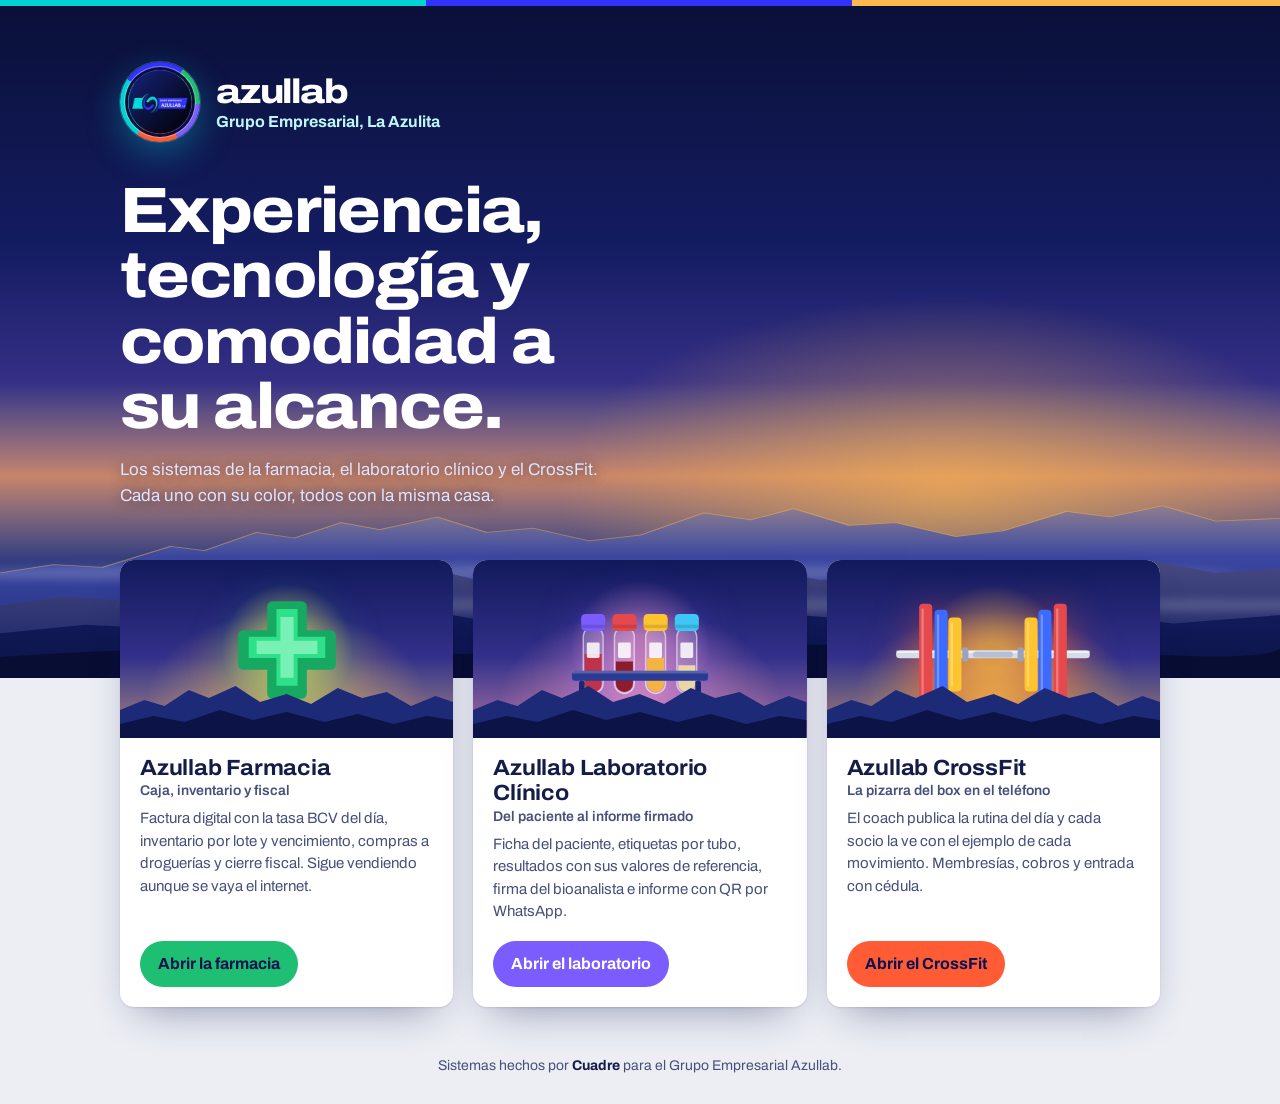
<file: index.html>
<!doctype html>
<html lang="es"><head><meta charset="utf-8"><meta name="viewport" content="width=device-width,initial-scale=1,viewport-fit=cover">
<title>Grupo Azullab</title>
<meta name="description" content="Sistemas del Grupo Empresarial Azullab: farmacia, laboratorio clínico y CrossFit, hechos con Cuadre.">
<link rel="stylesheet" href="https://fonts.googleapis.com/css2?family=Archivo:wdth,wght@62..125,400..800&family=IBM+Plex+Mono:wght@400;500&display=swap">
<style>
:root{--mesa:#eceef4;--hoja:#fff;--renglon:#d5dcea;--tinta:#141c48;--tinta-2:#46507a;--marca:#0e1752;--luz:#ffb84d;--neg:#00d2d6;color-scheme:light}
@media (prefers-color-scheme:dark){:root{--mesa:#080c26;--hoja:#121a46;--renglon:#26306a;--tinta:#eef1ff;--tinta-2:#aab3df;color-scheme:dark}}
*{box-sizing:border-box}
html{-webkit-text-size-adjust:100%}
body{margin:0;min-height:100vh;background:var(--mesa);color:var(--tinta);font-family:Archivo,system-ui,-apple-system,"Segoe UI",sans-serif;font-size:16px;line-height:1.5;display:flex;flex-direction:column}
a{color:inherit}
:focus-visible{outline:3px solid var(--neg);outline-offset:3px}
.cielo{position:relative;overflow:hidden;isolation:isolate;color:#fff;padding:56px max(24px,env(safe-area-inset-left)) 170px;
  background:radial-gradient(42% 40% at 74% 72%,color-mix(in srgb,var(--luz) 60%,transparent),transparent 72%),linear-gradient(180deg,#0a1038 0%,#141c62 36%,#352f86 56%,color-mix(in srgb,var(--luz) 52%,#8a4c88) 70%,#22307f 84%,#151e62 100%)}
.cielo .paisaje{position:absolute;left:0;bottom:0;width:100%;height:210px;z-index:-1}
.cielo .in{max-width:1040px;margin:0 auto;display:grid;gap:18px}
.insignia{display:flex;align-items:center;gap:16px}
.insignia .disco{flex:none;display:grid;place-items:center;width:80px;height:80px;border-radius:50%;background:conic-gradient(from 215deg,#00d2d6 0 25%,#3233ff 25% 50%,#1fbf73 50% 66%,#7b5cff 66% 83%,#ff5b35 83%);box-shadow:0 0 0 1px rgba(255,255,255,.18),0 12px 34px rgba(0,210,214,.35)}
.insignia img{display:block;width:64px;height:64px;border-radius:50%;box-shadow:0 0 0 3px #0a1038,0 0 0 4px rgba(255,255,255,.35)}
.insignia .nombre{display:grid;gap:5px;line-height:1}
.insignia .nombre b{font-weight:800;font-stretch:118%;letter-spacing:-.035em;font-size:34px;color:#fff}
.insignia .nombre span{font-weight:700;font-size:16px;color:#bff7f8}
@media (max-width:520px){.insignia .disco{width:66px;height:66px}.insignia img{width:52px;height:52px}.insignia .nombre b{font-size:28px}.insignia .nombre span{font-size:14.5px}}
h1{margin:18px 0 0;font-size:clamp(34px,5.4vw,64px);line-height:1.02;font-weight:800;font-stretch:110%;letter-spacing:-.025em;max-width:16ch;text-wrap:balance}
.cielo p{margin:0;max-width:52ch;color:#dfe5ff;font-size:17px;text-shadow:0 1px 12px rgba(10,16,56,.6)}
main{width:100%;max-width:1088px;margin:-118px auto 0;padding:0 24px 40px;position:relative;z-index:1;display:grid;grid-template-columns:repeat(3,minmax(0,1fr));gap:20px}
.neg{display:flex;flex-direction:column;background:var(--hoja);border-radius:14px;overflow:hidden;text-decoration:none;box-shadow:0 1px 2px rgba(14,23,82,.1),0 18px 40px -18px rgba(14,23,82,.45);transition:transform .18s ease,box-shadow .18s ease}
.neg:hover{transform:translateY(-3px);box-shadow:0 1px 2px rgba(14,23,82,.1),0 26px 50px -18px color-mix(in srgb,var(--neg) 60%,rgba(14,23,82,.5))}
.neg .vista{position:relative;height:178px;overflow:hidden;background:radial-gradient(60% 70% at 50% 78%,color-mix(in srgb,var(--luz) 70%,transparent),transparent 70%),linear-gradient(180deg,#121a5c 0%,#33308a 55%,color-mix(in srgb,var(--luz) 45%,#7a4a8c) 100%)}
.neg .vista svg.cresta{position:absolute;left:0;bottom:0;width:100%;height:58px}
.neg .vista .objeto{position:absolute;left:50%;bottom:22px;width:132px;transform:translateX(-50%);filter:drop-shadow(0 8px 20px color-mix(in srgb,var(--neg) 55%,transparent))}
.neg .vista .objeto svg{display:block;width:100%;height:auto}
.neg .vista [data-obj=laboratorio]{width:156px;bottom:16px}.neg .vista [data-obj=crossfit]{width:200px;bottom:14px}
.neg .cuerpo{padding:18px 20px 20px;display:flex;flex-direction:column;gap:8px;flex:1}
.neg h2{margin:0;font-size:22px;line-height:1.15;font-stretch:106%;letter-spacing:-.01em}
.neg h2 small{display:block;font-size:14px;font-weight:600;color:var(--tinta-2);font-stretch:100%;letter-spacing:0;margin-top:2px}
.neg p{margin:0;color:var(--tinta-2);font-size:15px}
.neg .ir{margin-top:auto;padding-top:10px}
.neg .ir span{display:inline-flex;align-items:center;justify-content:center;min-height:46px;padding:0 18px;border-radius:999px;background:var(--neg);color:var(--on,#0b1450);font-weight:700}
.regalo{position:absolute;top:14px;left:14px;font-size:13px;font-weight:700;color:#0b1450;background:var(--luz);border-radius:999px;padding:4px 11px}
footer{margin-top:auto;padding:8px 24px calc(28px + env(safe-area-inset-bottom));text-align:center;color:var(--tinta-2);font-size:14px}
footer b{color:var(--tinta)}
.franja{height:6px;background:linear-gradient(90deg,#00d2d6 0 33.3%,#3233ff 33.3% 66.6%,var(--luz) 66.6%)}
@media (max-width:900px){main{grid-template-columns:minmax(0,1fr);max-width:560px;margin-top:-96px}.cielo{padding-bottom:140px}}
@media (max-width:520px){.cielo{padding:36px 18px 150px}.cielo .paisaje{height:160px}main{padding:0 16px 32px;gap:16px}.neg .vista{height:150px}.neg .vista .objeto{width:112px}}
@media (prefers-reduced-motion:reduce){.neg{transition:none}.neg:hover{transform:none}}
</style></head>
<body>
<div class="franja" aria-hidden="true"></div>
<header class="cielo">
  <div class="in">
    <div class="insignia"><span class="disco"><img src="[data-uri]" width="64" height="64" alt="Grupo Empresarial Azullab"></span><span class="nombre"><b>azullab</b><span>Grupo Empresarial, La Azulita</span></span></div>
    <h1>Experiencia, tecnología y comodidad a su alcance.</h1>
    <p>Los sistemas de la farmacia, el laboratorio clínico y el CrossFit. Cada uno con su color, todos con la misma casa.</p>
  </div>
  <div id="paisaje"></div>
</header>
<main>
  <a class="neg" href="farmacia.html" style="--neg:#1fbf73;--luz:#ffc65c">
    <div class="vista"><div class="objeto" data-obj="farmacia"></div><svg class="cresta" viewBox="0 0 300 58" preserveAspectRatio="none" aria-hidden="true"><path d="M0 30L22 20L40 26L62 10L80 18L104 6L126 22L150 14L172 24L196 8L218 18L240 12L262 26L284 16L300 22V58H0Z" fill="#1d2a78"/><path d="M0 44L30 36L58 42L90 30L120 40L150 32L184 42L214 34L246 44L276 36L300 40V58H0Z" fill="#0c1347"/></svg></div>
    <div class="cuerpo"><h2>Azullab Farmacia<small>Caja, inventario y fiscal</small></h2>
      <p>Factura digital con la tasa BCV del día, inventario por lote y vencimiento, compras a droguerías y cierre fiscal. Sigue vendiendo aunque se vaya el internet.</p>
      <div class="ir"><span>Abrir la farmacia</span></div></div>
  </a>
  <a class="neg" href="laboratorio.html" style="--neg:#7b5cff;--luz:#ff9cb8;--on:#fff">
    <div class="vista"><div class="objeto" data-obj="laboratorio"></div><svg class="cresta" viewBox="0 0 300 58" preserveAspectRatio="none" aria-hidden="true"><path d="M0 30L22 20L40 26L62 10L80 18L104 6L126 22L150 14L172 24L196 8L218 18L240 12L262 26L284 16L300 22V58H0Z" fill="#1d2a78"/><path d="M0 44L30 36L58 42L90 30L120 40L150 32L184 42L214 34L246 44L276 36L300 40V58H0Z" fill="#0c1347"/></svg></div>
    <div class="cuerpo"><h2>Azullab Laboratorio Clínico<small>Del paciente al informe firmado</small></h2>
      <p>Ficha del paciente, etiquetas por tubo, resultados con sus valores de referencia, firma del bioanalista e informe con QR por WhatsApp.</p>
      <div class="ir"><span>Abrir el laboratorio</span></div></div>
  </a>
  <a class="neg" href="crossfit.html" style="--neg:#ff5b35;--luz:#ffc23d">
    <div class="vista"><div class="objeto" data-obj="crossfit"></div><svg class="cresta" viewBox="0 0 300 58" preserveAspectRatio="none" aria-hidden="true"><path d="M0 30L22 20L40 26L62 10L80 18L104 6L126 22L150 14L172 24L196 8L218 18L240 12L262 26L284 16L300 22V58H0Z" fill="#1d2a78"/><path d="M0 44L30 36L58 42L90 30L120 40L150 32L184 42L214 34L246 44L276 36L300 40V58H0Z" fill="#0c1347"/></svg></div>
    <div class="cuerpo"><h2>Azullab CrossFit<small>La pizarra del box en el teléfono</small></h2>
      <p>El coach publica la rutina del día y cada socio la ve con el ejemplo de cada movimiento. Membresías, cobros y entrada con cédula.</p>
      <div class="ir"><span>Abrir el CrossFit</span></div></div>
  </a>
</main>
<footer>Sistemas hechos por <b>Cuadre</b> para el Grupo Empresarial Azullab.</footer>
<script>
/* ======================= Identidad del Grupo Azullab =======================
   Lo común: la noche azul de La Azulita, las crestas con neblina y la luz del amanecer.
   Lo de cada negocio: su color (--neg), su luz (--luz) y un objeto que sale sobre las montañas. */
const PAISAJE = (ajuste = 'xMidYMax slice') => `<svg class="paisaje" viewBox="0 0 600 300" preserveAspectRatio="${ajuste}" aria-hidden="true">
  <defs>
    <linearGradient id="pz-c1" x1="0" y1="0" x2="0" y2="1"><stop offset="0" style="stop-color:color-mix(in srgb,var(--luz) 38%,#4d57b4)"/><stop offset=".3" stop-color="#3a46a0"/><stop offset="1" stop-color="#1f2b7a"/></linearGradient>
    <linearGradient id="pz-c2" x1="0" y1="0" x2="0" y2="1"><stop offset="0" style="stop-color:color-mix(in srgb,var(--luz) 14%,#2a3789)"/><stop offset="1" stop-color="#151e62"/></linearGradient>
    <linearGradient id="pz-c3" x1="0" y1="0" x2="0" y2="1"><stop offset="0" stop-color="#131c5c"/><stop offset="1" stop-color="#0c1347"/></linearGradient>
    <filter id="pz-bl" x="-10%" y="-200%" width="120%" height="500%"><feGaussianBlur stdDeviation="7"/></filter>
  </defs>
  <path d="M0 150 L25 138 L48 142 L80 112 L96 118 L120 92 L138 100 L160 78 L178 88 L205 70 L228 92 L250 86 L276 104 L300 96 L330 64 L352 74 L372 58 L398 82 L420 78 L448 98 L470 90 L500 62 L520 70 L545 54 L570 76 L600 72V300H0Z" fill="url(#pz-c1)"/>
  <path d="M0 150 L25 138 L48 142 L80 112 L96 118 L120 92 L138 100 L160 78 L178 88 L205 70 L228 92 L250 86 L276 104 L300 96 L330 64 L352 74 L372 58 L398 82 L420 78 L448 98 L470 90 L500 62 L520 70 L545 54 L570 76 L600 72" fill="none" style="stroke:var(--luz)" stroke-opacity=".45" stroke-width="1.1" stroke-linejoin="round"/>
  <ellipse cx="250" cy="150" rx="330" ry="11" fill="#fff" opacity=".2" filter="url(#pz-bl)"/>
  <path d="M0 196 L30 184 L62 190 L95 160 L118 170 L150 146 L176 158 L210 150 L240 172 L270 164 L300 140 L326 152 L350 136 L384 160 L420 154 L452 170 L480 150 L510 158 L540 132 L570 150 L600 144V300H0Z" fill="url(#pz-c2)"/>
  <ellipse cx="380" cy="196" rx="320" ry="10" fill="#fff" opacity=".16" filter="url(#pz-bl)"/>
  <path d="M0 236 L40 224 L80 230 L120 206 L150 214 L190 198 L230 220 L270 212 L310 224 L350 204 L390 214 L430 200 L470 218 L510 208 L550 222 L600 210V300H0Z" fill="url(#pz-c3)"/>
  <path d="M0 270Q90 250 180 262T360 254Q450 246 520 262T600 258V300H0Z" fill="#080d33"/>
</svg>`;
const OBJETO = {
  /* La cruz verde luminosa que cuelga en la puerta de toda farmacia */
  farmacia: () => `<svg viewBox="0 0 200 200" aria-hidden="true">
    <defs><radialGradient id="ob-f"><stop offset=".25" style="stop-color:var(--luz);stop-opacity:.55"/><stop offset="1" style="stop-color:var(--luz);stop-opacity:0"/></radialGradient></defs>
    <circle cx="100" cy="100" r="100" fill="url(#ob-f)"/>
    <path d="M78 26h44a8 8 0 0 1 8 8v36h36a8 8 0 0 1 8 8v44a8 8 0 0 1-8 8h-36v36a8 8 0 0 1-8 8H78a8 8 0 0 1-8-8v-36H34a8 8 0 0 1-8-8V78a8 8 0 0 1 8-8h36V34a8 8 0 0 1 8-8z" fill="#17a862"/>
    <path d="M84 38h32v42h42v32h-42v42H84v-42H42V80h42z" fill="#2fe08a"/>
    <path d="M90 50h20v36h36v20h-36v36H90v-36H54V86h36z" fill="#b6ffd8" opacity=".55"/>
  </svg>`,
  /* Tubos de muestra con las tapas de colores: morada, roja, amarilla y celeste */
  laboratorio: () => `<svg viewBox="0 0 220 200" aria-hidden="true">
    <defs><radialGradient id="ob-l"><stop offset=".2" style="stop-color:var(--luz);stop-opacity:.5"/><stop offset="1" style="stop-color:var(--luz);stop-opacity:0"/></radialGradient></defs>
    <circle cx="110" cy="100" r="100" fill="url(#ob-l)"/>
    ${[['#7b5cff','#c0324a',.62],['#e5484d','#8e1d2c',.5],['#ffc531','#f2b544',.56],['#3ec7f5','#e9d8a6',.44]].map(([cap,liq,lv],i)=>{ const x = 30+i*44, top = 48, h = 112, ly = top+22+(h-22)*(1-lv);
      return `<rect x="${x}" y="${top+18}" width="28" height="${h-18}" rx="14" fill="#fff" fill-opacity=".14" stroke="#fff" stroke-opacity=".55" stroke-width="2"/>
      <path d="M${x+2} ${ly}h24v${top+h-ly-14}a12 12 0 0 1-24 0z" fill="${liq}"/>
      <rect x="${x+5}" y="${top+40}" width="18" height="22" rx="2" fill="#fff" opacity=".85"/>
      <rect x="${x-3}" y="${top}" width="34" height="24" rx="6" fill="${cap}"/><rect x="${x-3}" y="${top+15}" width="34" height="5" fill="#000" opacity=".12"/>`; }).join('')}
    <rect x="14" y="128" width="192" height="14" rx="4" fill="#2b3a92"/><rect x="14" y="128" width="192" height="4" rx="2" fill="#fff" opacity=".2"/>
    <rect x="24" y="142" width="8" height="34" rx="3" fill="#1a2672"/><rect x="188" y="142" width="8" height="34" rx="3" fill="#1a2672"/>
  </svg>`,
  /* Barra cargada con discos de colores: rojo, azul y amarillo */
  crossfit: () => `<svg viewBox="0 0 260 180" aria-hidden="true">
    <defs><radialGradient id="ob-c"><stop offset=".2" style="stop-color:var(--luz);stop-opacity:.55"/><stop offset="1" style="stop-color:var(--luz);stop-opacity:0"/></radialGradient></defs>
    <circle cx="130" cy="90" r="92" fill="url(#ob-c)"/>
    <rect x="4" y="84" width="252" height="10" rx="5" fill="#d7dcea"/><rect x="4" y="84" width="252" height="3" rx="1.5" fill="#fff" opacity=".6"/>
    ${[[34,'#e5484d',132],[54,'#3d6bff',116],[72,'#ffc531',96]].map(([x,c,h])=>`<rect x="${x}" y="${89-h/2}" width="17" height="${h}" rx="5" fill="${c}"/><rect x="${x+3}" y="${89-h/2+6}" width="3" height="${h-12}" rx="1.5" fill="#fff" opacity=".28"/><rect x="${260-x-17}" y="${89-h/2}" width="17" height="${h}" rx="5" fill="${c}"/><rect x="${260-x-14}" y="${89-h/2+6}" width="3" height="${h-12}" rx="1.5" fill="#fff" opacity=".28"/>`).join('')}
    <rect x="90" y="80" width="8" height="18" rx="2" fill="#9aa3bd"/><rect x="162" y="80" width="8" height="18" rx="2" fill="#9aa3bd"/>
    <rect x="104" y="85" width="52" height="8" rx="4" fill="#b7bfd6"/>
  </svg>`
};
/* fin de la identidad del Grupo Azullab */

document.getElementById('paisaje').outerHTML = PAISAJE('none');
document.querySelectorAll('[data-obj]').forEach(el => { el.innerHTML = OBJETO[el.dataset.obj](); });
</script>
</body></html>
</file>
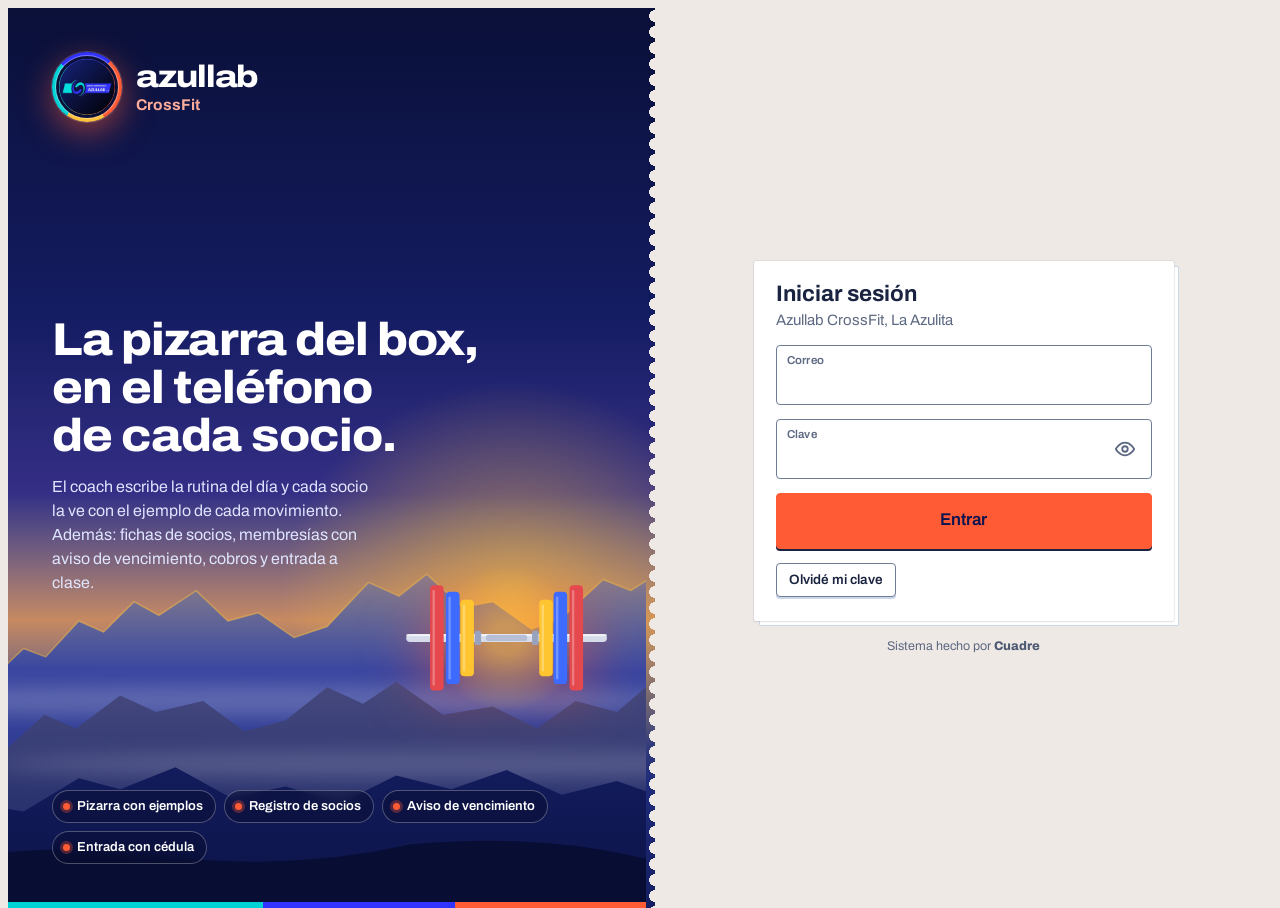
<file: crossfit.html>
<!doctype html><html lang="es"><head><meta charset="utf-8"><meta name="viewport" content="width=device-width,initial-scale=1,viewport-fit=cover">
<title>Azullab CrossFit</title>
<link rel="manifest" href="manifest-crossfit.webmanifest">
<meta name="theme-color" content="#0c1347">
<link rel="apple-touch-icon" href="assets/iconos/icono-192.png">
<meta name="claude:viewport-fit-sides" content="cover">
<link rel="preconnect" href="https://fonts.googleapis.com">
<link rel="preconnect" href="https://fonts.gstatic.com" crossorigin>
<link rel="stylesheet" href="https://fonts.googleapis.com/css2?family=Archivo:wdth,wght@62..125,400..800&family=IBM+Plex+Mono:wght@400;500;600&family=Kalam:wght@400;700&display=swap">
<style>
/* =====================================================================
   PAPEL FISCAL · sistema de diseño de Cuadre
   Capa 1: tokens (papel / carbón). Capa 2: color del cliente (Azullab).
   Capa 3: componentes de esta pantalla.
   Diseño: mesa → separadores de archivador → carpeta abierta → hojas con folio.
   ===================================================================== */
:root{
  --mesa:#efe9e6; --hoja:#ffffff; --hoja-alt:#faf6f3; --renglon:#cbd8ea; --linea:#6f7d94; --margen:#d2453b;
  --tinta:#1a2440; --tinta-2:#4e5a73; --tinta-3:#5d6882;
  --sello-verde:#1f7a43; --sello-verde-suave:#e3f3e8; --sello-rojo:#b3261e; --sello-rojo-suave:#fbe6e4;
  --sello-ambar:#8a5300; --sello-ambar-suave:#fdf0d8; --sello-violeta:#5b3aa6; --sello-violeta-suave:#efe9fb;
  --foco:#1a2440;
  --sombra-hoja:0 1px 2px rgba(26,36,64,.08),0 0 0 1px rgba(26,36,64,.06);
  --sombra-pila:0 1px 2px rgba(26,36,64,.08),0 0 0 1px rgba(26,36,64,.06),5px 5px 0 -1px #ffffff,5px 5px 0 0 #cbd8ea;
  --sombra-flotante:0 18px 48px rgba(13,18,32,.28);
  /* Color del cliente: Azullab Farmacia (celeste y blanco) */
  /* Grupo Empresarial Azullab (azul marino, turquesa y azul) con el color del CrossFit: coral y amarillo de los discos */
  --acento:#ff5b35; --on-acento:#0b1450; --acento-tinta:#c23a17; --acento-suave:#ffebe3; --marca:#0e1752; --neg:#ff5b35; --luz:#ffc23d;
  --font-forma:"Archivo","Arial Narrow",system-ui,-apple-system,"Segoe UI",sans-serif;
  --font-maquina:"IBM Plex Mono",ui-monospace,Consolas,monospace;
  --alto-renglon:40px;
  /* alias que usa el contenido de la página */
  --ink:var(--tinta); --ink-2:var(--tinta-2); --ink-3:var(--tinta-3); --line:var(--renglon); --azul:var(--acento-tinta);
  --celeste-50:var(--acento-suave); --ok:var(--sello-verde); --warn:var(--sello-ambar); --bad:var(--sello-rojo);
}
@media (prefers-color-scheme: dark){:root:not([data-theme="light"]){
  --mesa:#0d1220; --hoja:#161d2e; --hoja-alt:#1c2438; --renglon:#2a3650; --linea:#6b7a95; --margen:#e06a5f;
  --tinta:#e7ecf5; --tinta-2:#a3aec4; --tinta-3:#8794ae;
  --sello-verde:#5fd08e; --sello-verde-suave:#12301f; --sello-rojo:#ff8a7f; --sello-rojo-suave:#3a1714;
  --sello-ambar:#f0b54d; --sello-ambar-suave:#33260d; --sello-violeta:#b9a2ff; --sello-violeta-suave:#251a45;
  --foco:#e7ecf5;
  --sombra-hoja:0 1px 2px rgba(0,0,0,.4),0 0 0 1px rgba(231,236,245,.06);
  --sombra-pila:0 1px 2px rgba(0,0,0,.4),0 0 0 1px rgba(231,236,245,.06),5px 5px 0 -1px #161d2e,5px 5px 0 0 #2a3650;
  --sombra-flotante:0 18px 48px rgba(0,0,0,.6);
  --acento:#ff7a55; --on-acento:#1a0703; --acento-tinta:#ffa184; --acento-suave:#3a1a10; --marca:#0e1752; --neg:#ff7a55; --luz:#ffc23d;
  color-scheme:dark}}
:root[data-theme="dark"]{
  --mesa:#0d1220; --hoja:#161d2e; --hoja-alt:#1c2438; --renglon:#2a3650; --linea:#6b7a95; --margen:#e06a5f;
  --tinta:#e7ecf5; --tinta-2:#a3aec4; --tinta-3:#8794ae;
  --sello-verde:#5fd08e; --sello-verde-suave:#12301f; --sello-rojo:#ff8a7f; --sello-rojo-suave:#3a1714;
  --sello-ambar:#f0b54d; --sello-ambar-suave:#33260d; --sello-violeta:#b9a2ff; --sello-violeta-suave:#251a45;
  --foco:#e7ecf5;
  --sombra-hoja:0 1px 2px rgba(0,0,0,.4),0 0 0 1px rgba(231,236,245,.06);
  --sombra-pila:0 1px 2px rgba(0,0,0,.4),0 0 0 1px rgba(231,236,245,.06),5px 5px 0 -1px #161d2e,5px 5px 0 0 #2a3650;
  --sombra-flotante:0 18px 48px rgba(0,0,0,.6);
  --acento:#ff7a55; --on-acento:#1a0703; --acento-tinta:#ffa184; --acento-suave:#3a1a10; --marca:#0e1752; --neg:#ff7a55; --luz:#ffc23d;
  color-scheme:dark}

[hidden]{display:none!important}
html,body{height:100%}
body{background:var(--mesa);color:var(--tinta);font-family:var(--font-forma);font-size:15px;line-height:1.47}
*{box-sizing:border-box}
button,input,select{font:inherit;color:inherit}
button{cursor:pointer}
:focus-visible{outline:2px solid var(--foco);outline-offset:2px}
.num{font-family:var(--font-maquina);font-variant-numeric:tabular-nums}
h1,h2,h3{margin:0;text-wrap:balance;line-height:1.2}
h1{font-size:22px;line-height:28px;font-weight:700}
h2{font-size:17px;line-height:22px;font-weight:700}
h3{font-size:15px;font-weight:700}
p{margin:0}
svg.i{width:18px;height:18px;flex:none}

/* ---------- Entrada ---------- */
.login{min-height:100vh;display:grid;grid-template-columns:1.05fr 1fr;background:var(--mesa)}
.login .brandside{background:var(--acento);color:var(--on-acento);display:flex;flex-direction:column;justify-content:space-between;gap:32px;padding-block:44px;padding-left:max(44px,env(safe-area-inset-left,0px));padding-right:56px;position:relative;
  -webkit-mask:linear-gradient(#000 0 0) left/calc(100% - 9px) 100% no-repeat,radial-gradient(circle 6px at 100% 8px,transparent 98%,#000) right top/9px 16px repeat-y;
          mask:linear-gradient(#000 0 0) left/calc(100% - 9px) 100% no-repeat,radial-gradient(circle 6px at 100% 8px,transparent 98%,#000) right top/9px 16px repeat-y}
.login .brandside h1{font-size:clamp(30px,3.6vw,46px);line-height:1.04;font-weight:800;letter-spacing:-.015em;max-width:15ch;color:var(--on-acento)}
.login .brandside p{max-width:44ch;color:var(--on-acento);font-size:16px;line-height:24px}
.login .facts{display:flex;flex-wrap:wrap;gap:8px}
.login .facts span{border:1.5px solid var(--on-acento);color:var(--on-acento);padding:3px 9px;border-radius:3px;font-stretch:80%;font-weight:700;font-size:12.5px;letter-spacing:.06em;text-transform:uppercase}
.login .formside{display:flex;flex-direction:column;align-items:center;justify-content:center;gap:16px;padding-block:40px;padding-left:24px;padding-right:max(24px,env(safe-area-inset-right,0px))}
.login form{width:100%;max-width:420px;display:grid;gap:14px;background:var(--hoja);box-shadow:var(--sombra-pila);border-radius:2px;padding:22px 22px 24px}
.login .firma{font-size:12.5px;color:var(--tinta-3)}
.login .firma b{color:var(--tinta-2);font-weight:800}
.field{display:grid;gap:3px;padding:7px 10px 8px;border:1px solid var(--linea);border-radius:4px;background:var(--hoja);min-width:0}
.field:focus-within{box-shadow:inset 0 0 0 2px var(--foco)}
.field label{font-size:11.5px;line-height:14px;font-weight:600;letter-spacing:.02em;color:var(--tinta-3)}
.field .input{border:0;padding:0;min-height:26px;background:transparent;box-shadow:none;font-size:16px;border-radius:0}
.field .input:focus{box-shadow:none}
.field:has(.roles){border:0;padding:0;background:none;box-shadow:none}
.roles{display:flex;gap:4px;border-bottom:1px solid var(--renglon);overflow-x:auto}
.roles button{border:1px solid transparent;border-bottom:0;background:var(--hoja-alt);border-radius:8px 8px 0 0;padding:0 14px;min-height:42px;margin-bottom:-1px;font-weight:600;color:var(--tinta-3);white-space:nowrap}
.roles button.on{background:var(--hoja);border-color:var(--renglon);color:var(--tinta)}
.input{width:100%;border:1px solid var(--linea);background:var(--hoja);border-radius:4px;padding:10px 12px;min-height:44px}
.input:focus{outline:none;box-shadow:inset 0 0 0 2px var(--foco)}

/* ---------- Mesa, separadores y carpeta ---------- */
.shell{display:grid;grid-template-columns:252px minmax(0,1fr);min-height:100%}
.side{background:var(--mesa);display:flex;flex-direction:column;position:sticky;top:0;height:100vh;overflow-y:auto}
.side .logo{display:flex;align-items:center;gap:10px;padding:18px 18px 8px}
.side .nav{display:grid;gap:3px;padding:0 0 16px 10px}
.side .grp{font-size:11.5px;font-weight:600;letter-spacing:.02em;color:var(--tinta-3);padding:14px 14px 4px 8px;display:flex;justify-content:space-between;align-items:center}
.side .nav a{display:flex;align-items:center;gap:10px;min-height:40px;padding:8px 14px;color:var(--tinta-2);text-decoration:none;border:1px solid transparent;border-right:0;border-radius:8px 0 0 8px;font-size:15px}
.side .nav a:hover{background:var(--hoja-alt);color:var(--tinta)}
.side .nav a.on{background:var(--hoja-alt);color:var(--tinta);font-weight:700;border-color:var(--renglon)}
.side .nav a .cod{margin-left:auto;font-family:var(--font-maquina);font-size:11px;color:var(--tinta-3);font-weight:400}
.side .foot{margin-top:auto;padding:14px 18px;border-top:1px dashed var(--linea);font-size:13px;color:var(--tinta-3)}
.side .foot .firma{margin-top:12px;font-size:11.5px}
.side .foot .firma b{font-weight:800;color:var(--tinta-2)}
.main{min-width:0;display:flex;flex-direction:column;background:var(--hoja-alt)}
.top{position:sticky;top:env(safe-area-inset-top,0px);z-index:20;background:var(--hoja-alt);border-bottom:3px double var(--renglon);display:flex;align-items:center;gap:12px;flex-wrap:wrap;padding-block:12px;padding-left:24px;padding-right:max(24px,env(safe-area-inset-right,0px))}
body::before{content:"";position:fixed;inset:0 0 auto;height:env(safe-area-inset-top,0px);z-index:30;background:var(--hoja-alt)}
.top .ttl{display:flex;align-items:baseline;gap:12px;min-width:0;flex:1;flex-wrap:wrap}
.top .ttl h1{white-space:nowrap;overflow:hidden;text-overflow:ellipsis}
.top .folio{font-family:var(--font-maquina);font-size:12px;color:var(--tinta-3);white-space:nowrap}
.chips{display:flex;gap:6px;flex-wrap:wrap;align-items:center}
.chip{display:inline-flex;align-items:center;gap:6px;border:1px solid var(--linea);background:var(--hoja);border-radius:4px;padding:4px 10px;font-size:13px;color:var(--tinta-2);min-height:34px;white-space:nowrap}
.chip b{font-family:var(--font-maquina);font-weight:600;color:var(--tinta)}
button.chip:hover{border-color:var(--tinta)}
.dot{width:8px;height:8px;border-radius:50%;background:var(--sello-verde);flex:none}
.chip.off{background:var(--sello-ambar-suave);border-color:var(--sello-ambar);color:var(--sello-ambar);font-weight:700}
.chip.off .dot{background:var(--sello-ambar)}
.menu-btn{display:none;border:1px solid var(--linea);background:var(--hoja);border-radius:4px;width:44px;height:44px;align-items:center;justify-content:center}
.offbar{background:var(--sello-ambar-suave);color:var(--tinta);border-bottom:1px dashed var(--sello-ambar);padding-block:9px;padding-left:24px;padding-right:max(24px,env(safe-area-inset-right,0px));display:flex;gap:10px;align-items:center;flex-wrap:wrap;font-size:14px}
.offbar svg{color:var(--sello-ambar)}
.offbar b{color:var(--sello-ambar)}
.content{padding-block:22px 48px;padding-left:24px;padding-right:max(24px,env(safe-area-inset-right,0px));display:grid;gap:20px;align-content:start}
.phase{font-family:var(--font-forma);font-stretch:80%;font-weight:700;font-size:12px;line-height:16px;letter-spacing:.06em;text-transform:uppercase;border:1px solid currentColor;border-radius:3px;padding:2px 7px;white-space:nowrap}
.phase.f1{color:var(--sello-violeta);background:var(--sello-violeta-suave)}
.phase.f2{color:var(--sello-verde);background:var(--sello-verde-suave)}
.lead{color:var(--tinta-2);max-width:75ch}

/* ---------- Hojas ---------- */
.panel{background:var(--hoja);border-radius:2px;box-shadow:var(--sombra-hoja);min-width:0}
.panel.doc{box-shadow:var(--sombra-pila)}
.panel>.hd{display:flex;align-items:flex-end;justify-content:space-between;gap:10px;flex-wrap:wrap;padding:12px 16px 10px;border-bottom:1px solid var(--renglon)}
.pfolio{display:block;font-family:var(--font-maquina);font-size:11px;line-height:14px;font-weight:400;color:var(--tinta-3);margin-bottom:3px;letter-spacing:0}
.panel>.bd{padding:16px;min-width:0}
.panel>.bd.flush{padding:0}
.grid{display:grid;gap:20px}
.g2{grid-template-columns:repeat(2,minmax(0,1fr))}
.g3{grid-template-columns:repeat(3,minmax(0,1fr))}
.g-dash{grid-template-columns:minmax(0,1.6fr) minmax(0,1fr)}

/* Planilla de cifras: casillas unidas */
.kpis{display:grid;grid-template-columns:repeat(auto-fit,minmax(190px,1fr));gap:1px;background:var(--linea);border:1px solid var(--linea);border-radius:4px;overflow:hidden;box-shadow:var(--sombra-hoja)}
.kpi{background:var(--hoja);padding:10px 14px 12px;display:grid;gap:2px;align-content:start;min-width:0}
.kpi .l{font-size:11.5px;line-height:14px;font-weight:600;letter-spacing:.02em;color:var(--tinta-3)}
.kpi .v{font-family:var(--font-maquina);font-variant-numeric:tabular-nums;font-size:27px;line-height:34px;font-weight:600;letter-spacing:-.01em}
.kpi .s{font-size:13px;color:var(--tinta-2)}
.kpi .s.num{font-size:12.5px}
.kpi.hero{background:var(--acento-suave)}
.kpi.hero .l{color:var(--acento-tinta)}

.btn{display:inline-flex;align-items:center;justify-content:center;gap:8px;min-height:44px;padding:0 16px;border:1px solid var(--linea);border-radius:4px;background:var(--hoja);color:var(--tinta);font-weight:600;font-size:15px;box-shadow:0 2px 0 0 var(--renglon);transition:transform .06s ease,box-shadow .06s ease}
.btn:hover{border-color:var(--tinta-2)}
.btn:active{transform:translateY(2px);box-shadow:0 0 0 0 var(--renglon)}
.btn.primary{background:var(--acento);border-color:var(--acento);color:var(--on-acento);box-shadow:0 2px 0 0 var(--tinta)}
.btn.primary:hover{border-color:var(--tinta)}
.btn.big{min-height:56px;font-size:17px;width:100%}
.btn.sm{min-height:34px;padding:0 12px;font-size:13.5px}
.btn:disabled{opacity:.45;cursor:not-allowed;transform:none}
.row{display:flex;gap:10px;align-items:center;flex-wrap:wrap}
.spacer{flex:1}
.muted{color:var(--tinta-3)}
.small{font-size:13px}

/* ---------- Libro ---------- */
.tbl-wrap{overflow-x:auto}
table{width:100%;border-collapse:collapse;font-size:14.5px}
th{text-align:left;font-weight:600;color:var(--tinta-3);font-size:11.5px;letter-spacing:.02em;padding:10px 12px 8px;border-bottom:3px double var(--renglon);white-space:nowrap;background:var(--hoja)}
td{padding:7px 12px;height:var(--alto-renglon);border-bottom:1px solid var(--renglon);vertical-align:middle}
th:first-child,td:first-child{border-right:4px double var(--margen)}
tr:last-child td{border-bottom:0}
tfoot td{font-weight:700;border-top:3px double var(--tinta-2);border-bottom:0;background:var(--hoja)}
tfoot td.r span{text-decoration:underline double;text-underline-offset:5px;text-decoration-thickness:1px}
.base-legal{font-size:12.5px;color:var(--tinta-3);padding:10px 16px;border-top:1px dashed var(--renglon)}
.pin{font-family:var(--font-maquina);letter-spacing:.5em;font-size:20px}
.login .aviso-off{width:100%;max-width:420px;background:var(--sello-ambar-suave);border:1px dashed var(--sello-ambar);border-radius:4px;padding:10px 14px;font-size:14px;color:var(--tinta);display:flex;gap:10px;align-items:flex-start}
.login .aviso-off b{color:var(--sello-ambar)}
.login .aviso-off svg{color:var(--sello-ambar);margin-top:2px}
td.r,th.r{text-align:right;white-space:nowrap}
td.r{font-family:var(--font-maquina);font-variant-numeric:tabular-nums}
td.num{white-space:nowrap}
tbody tr:hover td{background:var(--acento-suave)}
.pill{--c:var(--tinta-2);--cs:var(--hoja-alt);display:inline-flex;align-items:center;gap:4px;padding:2px 7px;color:var(--c);background:var(--cs);border:1px solid var(--c);border-radius:3px;font-family:var(--font-forma);font-stretch:80%;font-weight:700;font-size:12px;line-height:16px;letter-spacing:.06em;text-transform:uppercase;white-space:nowrap}
.pill svg.i{width:14px;height:14px}
.pill.ok{--c:var(--sello-verde);--cs:var(--sello-verde-suave)}
.pill.warn{--c:var(--sello-ambar);--cs:var(--sello-ambar-suave)}
.pill.bad{--c:var(--sello-rojo);--cs:var(--sello-rojo-suave)}
.pill.info{--c:var(--sello-violeta);--cs:var(--sello-violeta-suave)}
.iva{font-family:var(--font-maquina);font-size:11.5px;font-weight:500;border-radius:3px;padding:0 4px;border:1px solid var(--linea);color:var(--tinta-2);white-space:nowrap}
.list{display:grid}
.list .it{display:flex;gap:10px;align-items:center;padding:9px 16px;min-height:var(--alto-renglon);border-bottom:1px solid var(--renglon)}
.list .it:last-child{border-bottom:0}
.list .it .t{min-width:0;flex:1}
.list .it .t b{display:block;overflow:hidden;text-overflow:ellipsis;white-space:nowrap;font-weight:600}
.stat{display:flex;justify-content:space-between;align-items:center;gap:10px;padding:8px 0;border-bottom:1px dashed var(--renglon)}
.stat:last-child{border-bottom:0}

/* ---------- Gráficos ---------- */
.chart svg{width:100%;height:auto;display:block}
.chart .bar{fill:var(--renglon)}
.chart .bar.today{fill:var(--acento)}
.chart .gl{stroke:var(--renglon);stroke-width:1;stroke-dasharray:3 3}
.chart text{fill:var(--tinta-3);font-size:11.5px;font-family:var(--font-maquina)}
.chart text.v{fill:var(--tinta);font-weight:600}
.hbars{display:grid;gap:12px}
.hbar{display:grid;grid-template-columns:130px minmax(0,1fr) 96px;gap:10px;align-items:center;font-size:14px}
.hbar .trk{height:10px;background:var(--hoja-alt);border:1px solid var(--renglon)}
.hbar .fill{height:100%;background:var(--acento)}
.hbar .val{text-align:right;font-family:var(--font-maquina);font-variant-numeric:tabular-nums;font-weight:600}

/* ---------- Caja ---------- */
.pos{display:grid;grid-template-columns:minmax(0,1fr) 392px;gap:20px;align-items:start}
#cartbox{position:sticky;top:96px;filter:drop-shadow(0 1px 1px rgba(26,36,64,.14)) drop-shadow(0 6px 14px rgba(26,36,64,.08))}
/* El panel de la venta nunca pasa del alto de la pantalla: si crece, se desplaza por dentro y el botón de cobrar siempre se alcanza */
@media (min-width:601px){#cartbox{max-height:calc(100vh - 110px);overflow-y:auto;overscroll-behavior:contain}}
.search{position:relative}
.search svg{position:absolute;left:13px;top:50%;transform:translateY(-50%);color:var(--tinta-3)}
.search .input{padding-left:42px;min-height:52px;font-size:16px}
.cats{display:flex;gap:6px;overflow-x:auto;padding-bottom:2px}
.cats button{border:1px solid var(--linea);background:var(--hoja);border-radius:4px;padding:5px 12px;white-space:nowrap;font-size:14px;min-height:36px;color:var(--tinta-2)}
.cats button.on{background:var(--tinta);color:var(--hoja);border-color:var(--tinta);font-weight:600}
.prods{display:grid;grid-template-columns:repeat(auto-fill,minmax(200px,1fr));gap:10px}
.prod{text-align:left;border:1px solid var(--renglon);background:var(--hoja);border-radius:2px;padding:12px 12px 10px;display:grid;gap:6px;min-height:136px;align-content:start;box-shadow:0 1px 0 0 var(--renglon)}
.prod:hover{border-color:var(--acento-tinta)}
.prod:active{transform:translateY(1px)}
.prod .nm{font-weight:600;line-height:1.25}
.prod .meta{font-size:12.5px;color:var(--tinta-3)}
.prod .pr{display:flex;align-items:baseline;justify-content:space-between;gap:6px;margin-top:auto;border-top:1px dashed var(--renglon);padding-top:8px}
.prod .pr b{font-family:var(--font-maquina);font-size:18px;font-weight:600;font-variant-numeric:tabular-nums}
.prod .pr span{font-family:var(--font-maquina);font-size:11.5px;color:var(--tinta-3);font-variant-numeric:tabular-nums}
.prod .tags{display:flex;gap:4px;flex-wrap:wrap}
.cart{display:grid;background:var(--hoja);padding-block:10px 12px;
  -webkit-mask:radial-gradient(circle 5px at 7px 0,transparent 98%,#000) top left/14px 51% repeat-x,radial-gradient(circle 5px at 7px 100%,transparent 98%,#000) bottom left/14px 51% repeat-x;
          mask:radial-gradient(circle 5px at 7px 0,transparent 98%,#000) top left/14px 51% repeat-x,radial-gradient(circle 5px at 7px 100%,transparent 98%,#000) bottom left/14px 51% repeat-x}
.cart>.hd{border-bottom:1px dashed var(--linea)}
.cart .hd .muted{font-family:var(--font-maquina);font-size:12px}
.cart .items{max-height:340px;overflow-y:auto}
.ci{display:grid;grid-template-columns:minmax(0,1fr) auto;gap:4px 10px;padding:10px 16px;border-bottom:1px dashed var(--renglon)}
.ci .nm{font-weight:600;font-size:14.5px}
.ci .sub{font-size:12.5px;color:var(--tinta-3)}
.qty{display:inline-flex;align-items:center;border:1px solid var(--linea);border-radius:4px;overflow:hidden}
.qty button{width:36px;height:34px;border:0;background:var(--hoja);display:flex;align-items:center;justify-content:center}
.qty button:hover{background:var(--hoja-alt)}
.qty span{min-width:30px;text-align:center;font-family:var(--font-maquina);font-weight:600}
.tot{padding:12px 16px 4px;display:grid;gap:4px;font-size:14px}
.tot .ln{display:flex;justify-content:space-between;gap:10px;font-family:var(--font-maquina);font-variant-numeric:tabular-nums}
.tot .ln span:first-child{font-family:var(--font-forma)}
.tot .grand{font-size:21px;font-weight:600;padding-top:8px;border-top:3px double var(--tinta-2);margin-top:6px}
.empty{padding:28px 16px;text-align:center;color:var(--tinta-3);display:grid;gap:6px;justify-items:center}
.empty b{color:var(--tinta-2)}

/* ---------- Modales ---------- */
.modal{position:fixed;inset:0;background:rgba(10,15,28,.55);z-index:60;display:flex;align-items:center;justify-content:center;padding:max(16px,env(safe-area-inset-top,0px)) max(16px,env(safe-area-inset-right,0px)) max(16px,env(safe-area-inset-bottom,0px)) max(16px,env(safe-area-inset-left,0px))}
.sheet{background:var(--hoja);border-radius:2px;width:100%;max-width:640px;max-height:100%;overflow-y:auto;box-shadow:var(--sombra-flotante)}
.sheet .hd{display:flex;justify-content:space-between;align-items:center;gap:10px;padding:14px 20px;border-bottom:3px double var(--renglon);position:sticky;top:0;background:var(--hoja);z-index:2}
.sheet .bd{padding:18px 20px;display:grid;gap:14px}
.x{border:0;background:transparent;width:44px;height:44px;border-radius:4px;display:flex;align-items:center;justify-content:center;color:var(--tinta-2)}
.x:hover{background:var(--hoja-alt)}
.methods{display:grid;grid-template-columns:repeat(auto-fit,minmax(130px,1fr));gap:8px}
.methods button{border:1px solid var(--linea);background:var(--hoja);border-radius:4px;padding:9px 10px;text-align:left;display:grid;gap:2px;min-height:58px;box-shadow:0 2px 0 0 var(--renglon)}
.methods button:hover{border-color:var(--acento-tinta)}
.methods button:active{transform:translateY(2px);box-shadow:none}
.methods button b{font-weight:600}
.methods button small{color:var(--tinta-3);font-size:12px}
.payln{display:grid;grid-template-columns:minmax(0,1fr) 170px 44px;gap:8px;align-items:center;padding-bottom:8px;border-bottom:1px dashed var(--renglon)}
.payln .input{min-height:44px;text-align:right;font-family:var(--font-maquina);font-variant-numeric:tabular-nums}
.monto{display:flex;align-items:center;border:1px solid var(--linea);border-radius:4px;background:var(--hoja);min-width:0}
.monto:focus-within{box-shadow:inset 0 0 0 2px var(--foco)}
.monto span{padding-left:10px;font-family:var(--font-maquina);font-weight:600;color:var(--tinta-3);font-size:13px}
.monto .input{border:0;background:transparent;min-width:0;padding-left:6px}
.monto .input:focus{box-shadow:none}
.vuelto{font-family:var(--font-forma);font-size:13px;color:var(--sello-ambar);font-weight:700}
.due{border-radius:4px;padding:12px 14px;display:flex;justify-content:space-between;align-items:center;gap:12px;font-weight:700;font-family:var(--font-maquina);font-variant-numeric:tabular-nums;min-height:64px}
.due.pend{background:var(--sello-ambar-suave);color:var(--sello-ambar);border:1px dashed var(--sello-ambar)}
.due.done{background:var(--hoja);color:var(--tinta);border:1px dashed var(--renglon)}

/* ---------- Sellos ---------- */
.sello{--c:var(--sello-violeta);display:inline-flex;flex-direction:column;align-items:center;gap:1px;padding:6px 14px 5px;color:var(--c);border:2px solid var(--c);border-radius:3px;box-shadow:inset 0 0 0 2px var(--hoja),inset 0 0 0 3px var(--c);font-family:var(--font-forma);font-stretch:75%;font-weight:800;font-size:16px;line-height:18px;letter-spacing:.08em;text-transform:uppercase;transform:rotate(-4deg);opacity:.92;white-space:nowrap;background:transparent}
.sello small{font-family:var(--font-maquina);font-stretch:100%;font-weight:500;font-size:10.5px;line-height:13px;letter-spacing:0}
.sello.verde{--c:var(--sello-verde)} .sello.rojo{--c:var(--sello-rojo)} .sello.ambar{--c:var(--sello-ambar)}
.sello.grande{font-size:24px;line-height:26px;padding:9px 18px 7px;border-width:3px;box-shadow:inset 0 0 0 3px var(--hoja),inset 0 0 0 5px var(--c)}
.sello.estampar{animation:estampar .24s cubic-bezier(.2,.9,.3,1.25) both}
@keyframes estampar{from{transform:rotate(-4deg) scale(1.7);opacity:0}70%{opacity:.95}to{transform:rotate(-4deg) scale(1);opacity:.92}}

/* ---------- Ticket fiscal ---------- */
.printer{background:var(--tinta);border-radius:6px 6px 2px 2px;height:20px;position:relative;margin:0 auto;max-width:330px}
.printer::after{content:"";position:absolute;left:24px;right:24px;bottom:4px;height:4px;background:#05080f;border-radius:2px;opacity:.7}
.tkwrap{overflow:hidden;max-width:300px;margin:0 auto;position:relative;--hoja:#ffffff;--sello-verde:#1f7a43;--sello-rojo:#b3261e;--sello-violeta:#5b3aa6}
.ticket{background:#ffffff;color:#1a2440;font-family:var(--font-maquina);font-size:11.5px;line-height:1.5;padding:14px 14px 24px;margin:0;white-space:pre;box-shadow:0 6px 16px rgba(0,0,0,.18);position:relative;overflow-x:auto;
  -webkit-mask:linear-gradient(#000 0 0) top/100% calc(100% - 8px) no-repeat,radial-gradient(circle 5px at 50% 100%,transparent 98%,#000) bottom/12px 8px repeat-x;
  mask:linear-gradient(#000 0 0) top/100% calc(100% - 8px) no-repeat,radial-gradient(circle 5px at 50% 100%,transparent 98%,#000) bottom/12px 8px repeat-x}
.ticket.printing{animation:feed 1.6s steps(16) both}
@keyframes feed{from{transform:translateY(-100%)}to{transform:none}}
.tk-sello{position:absolute;right:22px;bottom:22px;z-index:1}
.qrbox{display:flex;gap:12px;align-items:center;border:1px dashed var(--renglon);border-radius:4px;padding:10px 12px;background:var(--hoja)}
.qrbox svg{width:72px;height:72px;flex:none;background:#fff;padding:4px;border-radius:2px}
.qrbox .num{font-size:13px}
.envio{display:flex;gap:8px;align-items:center;justify-content:center;font-size:13px;color:var(--tinta-2)}
.envio .pill{font-size:11px}
.tk-sello.estampar{animation-delay:1.65s}

/* ---------- Aviso / toast ---------- */
.toast{position:fixed;left:50%;bottom:max(20px,env(safe-area-inset-bottom,0px));transform:translateX(-50%);background:var(--tinta);color:var(--hoja);padding:12px 18px;border-radius:4px;z-index:80;box-shadow:var(--sombra-flotante);font-weight:600;max-width:calc(100% - 32px)}

/* ---------- Fase 2: tienda móvil ---------- */
.phone{width:290px;max-width:100%;border:10px solid #1a2440;border-radius:34px;overflow:hidden;background:#fff;color:#0B2E45;margin:0 auto}
.phone .ph-top{background:#ff5b35;color:#0b1450;padding:14px 14px 12px;display:grid;gap:10px}
.phone .ph-top b,.phone .ph-top span{color:#0b1450!important}
.phone .ph-search{background:#fff;color:#5d6882;border-radius:4px;padding:8px 12px;font-size:.82rem}
.phone .ph-cats{display:flex;gap:6px;padding:10px 12px;overflow:hidden}
.phone .ph-cats span{background:#ffebe3;color:#c23a17;border-radius:3px;padding:3px 9px;font-size:.74rem;white-space:nowrap;font-weight:700}
.phone .ph-grid{display:grid;grid-template-columns:1fr 1fr;gap:8px;padding:0 12px 14px}
.phone .ph-card{border:1px solid #cbd8ea;border-radius:2px;padding:8px;display:grid;gap:4px;font-size:.76rem}
.phone .ph-img{height:56px;border-radius:2px;background:#ffebe3;display:flex;align-items:center;justify-content:center;color:#c23a17}
.phone .ph-card b{font-size:.86rem;font-family:var(--font-maquina)}
.phone .ph-btn{background:#1f7a43;color:#fff;border-radius:3px;text-align:center;padding:4px;font-weight:700;font-size:.72rem}
.wa{background:var(--sello-verde-suave);border:1px solid var(--renglon);border-radius:4px;padding:12px 14px;font-size:14px;display:grid;gap:6px;max-width:440px}

/* ---------- Sin conexión y alcance ---------- */
.flow{display:grid;grid-template-columns:repeat(4,minmax(0,1fr));gap:12px;counter-reset:st}
.flow .st{border-radius:2px;padding:12px 14px 14px;display:grid;gap:6px;background:var(--hoja);box-shadow:var(--sombra-hoja);align-content:start}
.flow .st::before{counter-increment:st;content:"Paso " counter(st);font-family:var(--font-maquina);font-size:11px;color:var(--tinta-3);border-bottom:1px dashed var(--renglon);padding-bottom:6px}
.matrix td.c,.matrix th.c{text-align:center}
.yes{color:var(--sello-verde);font-weight:700}
.no{color:var(--tinta-3)}
.scope ul{list-style:none;margin:0;padding:0;display:grid;gap:0}
.scope li{display:flex;gap:10px;align-items:flex-start;padding:8px 0;border-bottom:1px solid var(--renglon)}
.scope li:last-child{border-bottom:0}
.scope svg{color:var(--sello-verde);margin-top:2px}
.share{display:flex;align-items:center;gap:8px;min-width:150px}
.share i{display:block;height:8px;background:var(--acento)}
.share span{font-family:var(--font-maquina);font-variant-numeric:tabular-nums;font-size:13px;color:var(--tinta-2)}
.newc{display:grid;gap:8px;padding:12px;border:1px dashed var(--sello-ambar);border-radius:4px;background:var(--sello-ambar-suave)}
.newc .input{background:var(--hoja)}
.tabs{display:flex;gap:4px;padding:8px 12px 0;background:var(--hoja-alt);border-bottom:1px solid var(--renglon);overflow-x:auto}
.tabs button{border:1px solid transparent;border-bottom:0;background:transparent;border-radius:8px 8px 0 0;padding:0 16px;min-height:42px;margin-bottom:-1px;font-weight:600;color:var(--tinta-3);white-space:nowrap}
.tabs button:hover{color:var(--tinta)}
.tabs button.on{background:var(--hoja);border-color:var(--renglon);color:var(--tinta)}
.cell-in{min-height:38px;padding:6px 8px;border:1px solid var(--linea);border-radius:4px;background:var(--hoja);width:100%;font-family:var(--font-maquina);font-size:13.5px}
.cell-in.miss{border-color:var(--sello-ambar);background:var(--sello-ambar-suave)}
.drop{border:2px dashed var(--linea);border-radius:4px;padding:28px 16px;text-align:center;display:grid;gap:6px;justify-items:center;color:var(--tinta-2);background:var(--hoja-alt)}
.rolebar{background:var(--sello-violeta-suave);border:1px dashed var(--sello-violeta);border-radius:4px;padding:10px 14px;display:flex;gap:10px;align-items:center;flex-wrap:wrap;font-size:14px;color:var(--tinta)}
.rolebar svg{color:var(--sello-violeta)}

/* ---------- Responsive ---------- */
@media (max-width:1180px){.pos{grid-template-columns:minmax(0,1fr)}#cartbox{position:static}.g-dash{grid-template-columns:minmax(0,1fr)}}
@media (max-width:980px){.g3{grid-template-columns:minmax(0,1fr)}.flow{grid-template-columns:repeat(2,minmax(0,1fr))}}
@media (max-width:900px){
  .shell{grid-template-columns:minmax(0,1fr)}
  .side{position:fixed;left:0;top:0;bottom:0;width:272px;z-index:50;transform:translateX(-100%);transition:transform .2s ease;padding-top:env(safe-area-inset-top,0px);padding-left:env(safe-area-inset-left,0px)}
  .side.open{transform:none;box-shadow:0 0 0 100vmax rgba(10,15,28,.45)}
  .menu-btn{display:inline-flex}
  .top,.content,.offbar{padding-left:max(16px,env(safe-area-inset-left,0px));padding-right:max(16px,env(safe-area-inset-right,0px))}
  .g2{grid-template-columns:minmax(0,1fr)}
  .login{grid-template-columns:minmax(0,1fr)}
  .login .brandside{padding-left:max(20px,env(safe-area-inset-left,0px));padding-right:max(20px,env(safe-area-inset-right,0px));padding-block:28px 34px;
    -webkit-mask:linear-gradient(#000 0 0) top/100% calc(100% - 9px) no-repeat,radial-gradient(circle 6px at 8px 100%,transparent 98%,#000) left bottom/16px 9px repeat-x;
            mask:linear-gradient(#000 0 0) top/100% calc(100% - 9px) no-repeat,radial-gradient(circle 6px at 8px 100%,transparent 98%,#000) left bottom/16px 9px repeat-x}
  .login .formside{padding-left:max(16px,env(safe-area-inset-left,0px));padding-right:max(16px,env(safe-area-inset-right,0px))}
  .hbar{grid-template-columns:96px minmax(0,1fr) 84px}
}
@media (max-width:560px){.flow{grid-template-columns:minmax(0,1fr)}.top .chips .hide-sm{display:none}.payln{grid-template-columns:minmax(0,1fr) 150px 44px}.top .folio{display:none}}
@media (prefers-reduced-motion: reduce){*{transition:none!important}.ticket.printing,.sello.estampar{animation:none}}
</style>
<style>
/* =====================================================================
   Añadidos de CrossFit (mismo Papel Fiscal)
   ===================================================================== */
/* Pizarra: es la pizarra blanca del box, blanca en los dos temas */
.pizarra{--marcador:#1b2a6b;--marcador-rojo:#c0392b;--marcador-azul:#0a6fa8;background:#fbfcfd;color:var(--marcador);border:10px solid #c9ced6;border-radius:6px;box-shadow:inset 0 0 0 1px #e3e7ec,0 2px 0 #9aa2ae,var(--sombra-hoja);padding:18px 20px 22px;position:relative;font-family:"Kalam","Archivo",cursive;min-width:0}
.pizarra::after{content:"";position:absolute;left:24px;right:24px;bottom:-16px;height:6px;background:#c9ced6;border-radius:0 0 4px 4px}
.pizarra .fecha{display:flex;justify-content:space-between;gap:10px;flex-wrap:wrap;font-size:15px;color:var(--marcador-azul);border-bottom:2px solid currentColor;padding-bottom:4px;margin-bottom:10px}
.pizarra h3{font-family:"Kalam",cursive;font-weight:700;font-size:20px;line-height:1.2;color:var(--marcador-rojo);margin:14px 0 2px;letter-spacing:0;text-transform:none}
.pizarra h3:first-of-type{margin-top:4px}
.pizarra .tipo{font-size:15px;color:var(--marcador-azul);margin-bottom:4px}
.pizarra .mv{display:flex;align-items:center;gap:10px;width:100%;background:none;border:0;border-radius:4px;padding:4px 6px;margin-left:-6px;color:inherit;text-align:left;font:inherit;font-size:19px;line-height:1.3;min-height:44px}
.pizarra .mv:hover{background:#eef3fb}
.pizarra .mv .rp{font-weight:700;min-width:58px}
.pizarra .mv .cg{color:var(--marcador-azul);font-size:16px;margin-left:auto;white-space:nowrap}
.pizarra .mv .mini{width:46px;height:28px;flex:none;color:var(--marcador)}
.pizarra .nota{font-size:15px;color:#4a5578;margin-top:2px}
.pizarra .vacia{font-size:20px;color:#8a93a8;text-align:center;padding:40px 10px}
.pizarra .sello{position:absolute;right:18px;top:44px;transform:rotate(-6deg);--c:#1f7a43;background:#fbfcfd;box-shadow:inset 0 0 0 2px #fbfcfd,inset 0 0 0 3px var(--c)}
.hint-tap{font-family:var(--font-forma);font-size:12.5px;color:#5d6882;margin-top:12px;display:flex;gap:6px;align-items:center}

/* Figuras de ejemplo */
.fig{display:block;width:100%;height:auto;color:var(--tinta)}
.fig .eq{stroke:var(--tinta-2)}
.fig .piso{stroke:var(--renglon)}
.fig .flecha{stroke:var(--acento-tinta);fill:none}
.fig .fl-t{fill:var(--acento-tinta);font-family:var(--font-maquina);font-size:10px}
.figbox{background:var(--hoja-alt);border:1px solid var(--renglon);border-radius:4px;padding:10px 12px}
.pasos{margin:0;padding-left:20px;display:grid;gap:4px;font-size:14.5px}
.esc{background:var(--sello-ambar-suave);border:1px dashed var(--sello-ambar);border-radius:4px;padding:9px 12px;font-size:14px}
.esc b{color:var(--sello-ambar)}

/* Biblioteca de movimientos */
.movs{display:grid;grid-template-columns:repeat(auto-fill,minmax(220px,1fr));gap:12px}
.movc{display:grid;gap:6px;text-align:left;background:var(--hoja);border:1px solid var(--renglon);border-radius:2px;padding:10px 12px 12px;box-shadow:0 2px 0 0 var(--renglon);color:inherit}
.movc:hover{border-color:var(--acento-tinta);background:var(--acento-suave)}
.movc .fig{background:var(--hoja-alt);border-radius:2px}
.movc b{font-size:15px}
.movc .small{color:var(--tinta-3)}

/* Editor de la pizarra */
.editor{display:grid;grid-template-columns:minmax(0,1.1fr) minmax(0,1fr);gap:20px;align-items:start}
.blq{border:1px solid var(--linea);border-radius:4px;background:var(--hoja);display:grid}
.blq+.blq{margin-top:12px}
.blq .bh{display:flex;gap:8px;align-items:center;flex-wrap:wrap;padding:8px 10px;background:var(--hoja-alt);border-bottom:1px solid var(--renglon)}
.blq .bh input{flex:1;min-width:140px}
.blq .ln{display:grid;grid-template-columns:44px minmax(0,1fr) 92px 120px 40px;gap:8px;align-items:center;padding:6px 10px;border-bottom:1px dashed var(--renglon)}
.blq .ln:last-of-type{border-bottom:0}
.blq .ln .fig{width:44px;height:28px;background:none}
.blq .foot2{padding:8px 10px;border-top:1px solid var(--renglon);display:flex;gap:8px;flex-wrap:wrap}
.in-sm{min-height:38px;padding:6px 8px;border:1px solid var(--linea);border-radius:4px;background:var(--hoja);width:100%;font-size:14px}
.in-sm:focus{outline:none;box-shadow:inset 0 0 0 2px var(--foco)}
.x2{border:0;background:none;width:40px;height:40px;border-radius:4px;color:var(--tinta-3);display:inline-flex;align-items:center;justify-content:center}
.x2:hover{background:var(--sello-rojo-suave);color:var(--sello-rojo)}
.sticky{position:sticky;top:84px}

/* Socios */
.ava{width:34px;height:34px;border-radius:50%;flex:none;display:inline-grid;place-items:center;background:var(--acento-suave);color:var(--acento-tinta);font-weight:700;font-size:13px;border:1px solid var(--renglon)}
.ava.lg{width:56px;height:56px;font-size:20px}
.who{display:flex;gap:10px;align-items:center;min-width:0}
.who b{display:block;white-space:nowrap;overflow:hidden;text-overflow:ellipsis}
.board5{display:grid;grid-template-columns:repeat(auto-fill,minmax(150px,1fr));gap:10px}
.clase{display:grid;gap:4px;background:var(--hoja);border:1px solid var(--renglon);border-radius:2px;padding:10px 12px;text-align:left;color:inherit}
.clase.on{border-color:var(--acento-tinta);background:var(--acento-suave)}
.clase .h{font-family:var(--font-maquina);font-size:20px;font-weight:600}
.cupo{height:8px;background:var(--hoja-alt);border:1px solid var(--renglon)}
.cupo i{display:block;height:100%;background:var(--acento)}
.cupo.lleno i{background:var(--sello-rojo)}
.kiosco{display:grid;gap:10px;background:var(--hoja);border:1px solid var(--linea);border-radius:4px;padding:14px}
.kiosco .row .input{flex:1;min-width:160px;font-family:var(--font-maquina);font-size:20px}
.ok-in{background:var(--sello-verde-suave);border:1px solid var(--sello-verde);border-radius:4px;padding:10px 12px;display:flex;gap:10px;align-items:center}
.bad-in{background:var(--sello-rojo-suave);border:1px solid var(--sello-rojo);border-radius:4px;padding:10px 12px;display:flex;gap:10px;align-items:center}

/* App del socio */
.app{min-height:100vh;background:var(--mesa);display:flex;justify-content:center}
.phone{width:100%;max-width:480px;min-height:100vh;background:var(--hoja-alt);display:flex;flex-direction:column;box-shadow:0 0 0 1px var(--renglon)}
.phone .ph{position:sticky;top:0;z-index:20;background:var(--marca,#0e1752);color:#fff;padding:calc(12px + env(safe-area-inset-top,0px)) 16px 12px;display:flex;align-items:center;gap:10px}
.phone .ph .t{flex:1;min-width:0;line-height:1.2}
.phone .ph .t b{display:block;font-size:16px}
.phone .ph .t span{font-size:12.5px;opacity:.8}
.phone .ph button{background:none;border:1px solid rgba(255,255,255,.45);color:#fff;border-radius:4px;min-height:38px;padding:0 10px;display:inline-flex;align-items:center;gap:6px;font-size:13px}
.phone .pc{flex:1;padding:16px 16px 96px;display:grid;gap:16px;align-content:start}
.tabs{position:fixed;bottom:0;left:50%;transform:translateX(-50%);width:100%;max-width:480px;z-index:30;display:grid;grid-template-columns:repeat(4,1fr);background:var(--hoja);border-top:3px double var(--renglon);padding-bottom:env(safe-area-inset-bottom,0px)}
.tabs button{border:0;background:none;display:grid;justify-items:center;gap:2px;padding:8px 2px 10px;font-size:12px;color:var(--tinta-3);min-height:56px}
.tabs button.on{color:var(--acento-tinta);font-weight:700}
.tabs button.on svg{stroke-width:2.4}
.res-row{display:grid;grid-template-columns:28px minmax(0,1fr) auto auto;gap:10px;align-items:center;padding:8px 14px;border-bottom:1px solid var(--renglon);min-height:var(--alto-renglon)}
.res-row:last-child{border-bottom:0}
.res-row .who b{white-space:normal;line-height:1.25}
.res-row .pos{font-family:var(--font-maquina);color:var(--tinta-3)}
.res-row.yo{background:var(--acento-suave)}
.seg{display:flex;border:1px solid var(--linea);border-radius:4px;overflow:hidden}
.seg button{flex:1;border:0;background:var(--hoja);min-height:42px;font-weight:600;color:var(--tinta-2)}
.seg button+button{border-left:1px solid var(--linea)}
.seg button.on{background:var(--tinta);color:var(--hoja)}
.pr{display:flex;justify-content:space-between;align-items:center;gap:10px;padding:10px 14px;border-bottom:1px solid var(--renglon)}
.pr:last-child{border-bottom:0}
.pr .num{font-size:18px;font-weight:600}
.carnet{background:var(--hoja);box-shadow:var(--sombra-pila);border-radius:2px;padding:16px;display:grid;gap:12px}
.estatus{--c:var(--sello-verde);--cs:var(--sello-verde-suave);background:var(--hoja);border:1px solid var(--renglon);border-top:4px solid var(--c);border-radius:2px;box-shadow:var(--sombra-hoja);padding:14px 16px;display:grid;gap:10px}
.estatus.warn{--c:var(--sello-ambar);--cs:var(--sello-ambar-suave)}
.estatus.bad{--c:var(--sello-rojo);--cs:var(--sello-rojo-suave)}
.estatus .top3{display:flex;justify-content:space-between;align-items:flex-start;gap:10px}
.estatus .plan{font-size:12px;font-weight:600;color:var(--tinta-3);letter-spacing:.02em}
.estatus .plan b{display:block;font-size:16px;color:var(--tinta);letter-spacing:0;margin-top:2px}
.estatus .corte{display:flex;align-items:baseline;gap:12px;flex-wrap:wrap}
.estatus .corte .dias{font-family:var(--font-maquina);font-size:30px;line-height:34px;font-weight:600;color:var(--c)}
.estatus .corte .dias small{font-family:var(--font-forma);font-size:14px;font-weight:600;margin-left:4px}
.estatus .corte .f{font-size:14px;color:var(--tinta-2)}
.estatus .corte .f b{font-family:var(--font-maquina);color:var(--tinta)}
.estatus .barra{height:8px;background:var(--hoja-alt);border:1px solid var(--renglon)}
.estatus .barra i{display:block;height:100%;background:var(--c)}
.estatus .msg{background:var(--cs);border-radius:3px;padding:8px 10px;font-size:13.5px;display:flex;gap:8px;align-items:center;flex-wrap:wrap}
.estatus .msg .btn{margin-left:auto}
.cual{display:flex;gap:6px;flex-wrap:wrap}
.cual button{border:1px solid var(--renglon);background:var(--hoja);border-radius:4px;padding:4px 10px;min-height:34px;font-size:13px;color:var(--tinta-2)}
.cual button.on{border-color:var(--tinta);color:var(--tinta);font-weight:700}

@media (max-width:1100px){.editor{grid-template-columns:minmax(0,1fr)}.sticky{position:static}}
@media (max-width:640px){.blq .ln{grid-template-columns:36px minmax(0,1fr) 72px 40px}.blq .ln .cg-in{grid-column:2/4}.pizarra{padding:14px 14px 18px;border-width:8px}.pizarra .mv{font-size:17px}}

/* ======================= Identidad del Grupo Azullab =======================
   Común a los tres: noche azul, crestas de La Azulita con neblina, luz del amanecer y la franja turquesa y azul.
   Cada negocio cambia --neg (su color), --luz (su amanecer) y el objeto que sale sobre las montañas. */
.login .brandside{background:radial-gradient(50% 34% at 78% 66%,color-mix(in srgb,var(--luz) 62%,transparent),transparent 72%),linear-gradient(180deg,#0a1038 0%,#141c62 34%,#352f86 54%,color-mix(in srgb,var(--luz) 52%,#8a4c88) 68%,#22307f 82%,#151e62 100%);color:#fff;overflow:hidden;isolation:isolate}
.login .brandside>*{position:relative;z-index:2}
.login .brandside .paisaje{position:absolute;left:0;right:9px;bottom:0;width:calc(100% - 9px);height:46%;z-index:0;pointer-events:none}
.login .brandside .objeto{position:absolute;z-index:1;right:7%;bottom:30%;width:clamp(150px,25%,220px);pointer-events:none;filter:drop-shadow(0 10px 28px color-mix(in srgb,var(--neg) 55%,transparent))}
.login .brandside .objeto svg{display:block;width:100%;height:auto}
.login .brandside .objeto.crossfit{width:clamp(190px,32%,280px);bottom:22%}
.login .brandside h1{color:#fff;font-stretch:108%;letter-spacing:-.02em;text-transform:none;max-width:15ch;text-wrap:balance}
.login .brandside p{color:#dfe5ff;max-width:36ch}
.login .brandside .facts span{border:1px solid rgba(255,255,255,.28);background:rgba(8,12,44,.42);-webkit-backdrop-filter:blur(6px);backdrop-filter:blur(6px);color:#fff;border-radius:999px;padding:6px 12px 6px 10px;font-stretch:100%;font-weight:600;font-size:13px;letter-spacing:0;text-transform:none;display:inline-flex;align-items:center;gap:7px}
.login .brandside .facts span::before{content:"";width:7px;height:7px;border-radius:50%;background:var(--neg);box-shadow:0 0 0 3px color-mix(in srgb,var(--neg) 30%,transparent)}
.login .brandside [style*="--on-acento"]{color:#fff!important}
.login .brandside::after{content:"";position:absolute;left:0;right:9px;bottom:0;height:6px;z-index:3;background:linear-gradient(90deg,#00d2d6 0 40%,#3233ff 40% 70%,var(--neg) 70%)}
/* Insignia: aro con turquesa, azul, el color del negocio y su luz; "azullab" ancho y el negocio en su color */
.insignia{display:flex;align-items:center;gap:12px;min-width:0}
.insignia .disco{flex:none;display:grid;place-items:center;width:calc(var(--d) + 8px);height:calc(var(--d) + 8px);border-radius:50%;background:conic-gradient(from 215deg,#00d2d6 0 27%,#3233ff 27% 52%,var(--neg) 52% 82%,var(--luz) 82%)}
.insignia .disco img{display:block;width:var(--d);height:var(--d);border-radius:50%;box-shadow:0 0 0 2px var(--hoja)}
.insignia .nombre{display:grid;gap:4px;line-height:1;min-width:0}
.insignia .nombre b{font-weight:800;font-stretch:118%;letter-spacing:-.035em;font-size:23px;color:var(--tinta)}
.insignia .nombre span{font-weight:700;font-size:13.5px;color:var(--acento-tinta);white-space:nowrap;overflow:hidden;text-overflow:ellipsis}
.insignia.claro{gap:14px}
.insignia.claro .disco{width:calc(var(--d) + 14px);height:calc(var(--d) + 14px);box-shadow:0 0 0 1px rgba(255,255,255,.18),0 10px 32px color-mix(in srgb,var(--neg) 55%,transparent)}
.insignia.claro .disco img{box-shadow:0 0 0 3px #0a1038,0 0 0 4px rgba(255,255,255,.35)}
.insignia.claro .nombre b{color:#fff;font-size:31px}
.insignia.claro .nombre span{color:color-mix(in srgb,var(--neg) 50%,#fff);font-size:15.5px}
.side .logo{padding:18px 16px 12px}
/* Dentro del sistema: el color del negocio en el menú, el encabezado y el indicador principal */
.side .nav a.on{background:var(--acento-suave);border-color:color-mix(in srgb,var(--neg) 35%,var(--renglon));box-shadow:inset 3px 0 0 var(--neg)}
.side .nav a.on svg{color:var(--acento-tinta)}
.top::before{content:"";position:absolute;left:0;right:0;top:0;height:3px;background:linear-gradient(90deg,var(--neg),var(--luz))}
.kpi.hero{background:linear-gradient(135deg,var(--acento-suave) 0%,color-mix(in srgb,var(--luz) 16%,var(--hoja)) 100%)}
@media (max-width:900px){
  .login .brandside{min-height:420px}
  .login .brandside .paisaje{height:46%;right:0;width:100%}
  .login .brandside .objeto{width:84px;right:14px;bottom:auto;top:16px}
  .login .brandside .objeto.crossfit{width:132px;right:10px;top:8px}
  .login .brandside h1{max-width:12ch}
  .insignia.claro .nombre b{font-size:26px}
  .login .brandside::after{right:0}
}
@media (prefers-reduced-motion:no-preference){
  .login .brandside .objeto{animation:sale 1.1s cubic-bezier(.2,.7,.2,1) both}
  @keyframes sale{from{transform:translateY(38px);opacity:0}to{transform:none;opacity:1}}
}
/* fin de la identidad del Grupo Azullab */
.phone .ph{background:linear-gradient(135deg,#0e1752 0%,#1d2a78 100%);box-shadow:inset 0 -3px 0 var(--neg)}
/* ---------- Teléfono (hasta 600 px): título completo, sin desbordarse de lado, toques de 44 px. El escritorio no cambia ---------- */
@media (max-width:600px){
  .top{display:grid;grid-template-columns:44px minmax(0,1fr);align-items:center;gap:8px 12px;padding-block:10px 6px}
  .top .ttl{gap:4px 10px;align-items:center}
  .top .ttl h1{white-space:normal;overflow:visible;font-size:21px;line-height:1.2}
  .top .chips{grid-column:1/-1;flex-wrap:nowrap;overflow-x:auto;scrollbar-width:none;margin:0 -16px;padding:2px 16px 4px;-webkit-mask:linear-gradient(90deg,transparent 0,#000 14px,#000 calc(100% - 28px),transparent);mask:linear-gradient(90deg,transparent 0,#000 14px,#000 calc(100% - 28px),transparent)}
  .top .chips::-webkit-scrollbar{display:none}
  .top .chips .chip{flex:none;min-height:44px}
  .top .chips .hide-sm{display:inline-flex}
  .content{gap:16px;grid-template-columns:minmax(0,1fr);padding-bottom:calc(32px + env(safe-area-inset-bottom,0px))}
  .content>*{min-width:0}
  .kpis,.kpis.k3{grid-template-columns:repeat(2,minmax(0,1fr))}
  .kpi{padding:10px 12px}
  .kpi .v,.kpis.k3 .v{font-size:19px;line-height:25px}
  .kpi.hero{grid-column:1/-1}.kpi.hero .v{font-size:26px;line-height:32px}
  .kpis:has(>.kpi.hero:first-child)>.kpi:last-child:nth-child(even),.kpis:not(:has(>.kpi.hero))>.kpi:last-child:nth-child(odd){grid-column:1/-1}
  .cats,.tabs{flex-wrap:nowrap;overflow-x:auto;scrollbar-width:none;-webkit-mask:linear-gradient(90deg,#000 calc(100% - 32px),transparent);mask:linear-gradient(90deg,#000 calc(100% - 32px),transparent);padding-right:28px}
  .cats::-webkit-scrollbar,.tabs::-webkit-scrollbar{display:none}
  .cats button,.tabs button{min-height:44px;flex:none}
  .row>.cats{flex:1 1 100%;min-width:0}
  .btn{min-height:46px}.btn.sm{min-height:44px;padding:0 14px;font-size:14px}
  .x{min-width:44px;min-height:44px}
  .input,.cell-in,select,textarea{font-size:16px}
  .modal{padding:0;align-items:stretch}
  .sheet{max-width:none!important;height:100%;max-height:100dvh;border-radius:0}
  .toast{top:calc(10px + env(safe-area-inset-top,0px));bottom:auto;width:max-content;text-align:center}
  .list .it{flex-wrap:wrap;row-gap:6px}
  .list .it>:first-child{min-width:0}
  .list .it>.who{flex:1 1 100%!important}
  .list .it>.who+.pill{margin-left:44px}
  .list .it>.btn:last-child{margin-left:auto}
  .content .pill{white-space:normal;max-width:100%}
  .content .fx-tabs button{min-height:44px}
}
</style>
<style id="fx-css">
/* ===== Cuadre Fiscal: factura, notas, libros y checklist (mismo en los tres sistemas) ===== */
.fx-tabs{display:flex;gap:4px;padding:8px 12px 0;background:var(--hoja-alt);border-bottom:1px solid var(--renglon);overflow-x:auto;scrollbar-width:none}
.fx-tabs::-webkit-scrollbar{display:none}
.fx-tabs button{flex:none;border:1px solid transparent;border-bottom:0;background:transparent;border-radius:8px 8px 0 0;padding:0 14px;min-height:42px;margin-bottom:-1px;font-weight:600;color:var(--tinta-3);white-space:nowrap}
.fx-tabs button:hover{color:var(--tinta)}
.fx-tabs button.on{background:var(--hoja);border-color:var(--renglon);color:var(--tinta)}
.fx-fac{background:var(--hoja);border:1px solid var(--renglon);border-top:4px double var(--tinta);padding:16px;display:grid;gap:12px;font-size:14px;min-width:0}
.fx-top{display:grid;grid-template-columns:minmax(0,1fr) auto;gap:14px;align-items:start}
.fx-em{display:grid;gap:2px;min-width:0}.fx-em>b{font-size:17px}
.fx-em span{color:var(--tinta-2);font-size:13px}
.fx-tit{display:grid;gap:3px;justify-items:end;text-align:right;border:2px solid var(--tinta);padding:8px 12px;min-width:0}
.fx-tit>b{font-family:var(--font-maquina);font-size:20px;letter-spacing:.08em}
.fx-tit span{font-size:13px}
.fx-af{margin:0;padding:8px 12px;background:var(--sello-ambar-suave);border:1px dashed var(--sello-ambar);border-radius:4px;font-size:13.5px}
.fx-cli{display:grid;grid-template-columns:minmax(0,2fr) minmax(0,1fr);gap:1px;background:var(--renglon);border:1px solid var(--renglon)}
.fx-cli>div{background:var(--hoja-alt);padding:7px 10px;display:grid;gap:1px;min-width:0}
.fx-cli span{font-size:11.5px;font-weight:600;color:var(--tinta-3)}
.fx-lines td,.fx-lines th{font-size:13.5px}
.fx-tots{display:grid;gap:0;justify-self:end;width:min(100%,380px)}
.fx-tots>div{display:flex;justify-content:space-between;gap:12px;padding:5px 0;border-bottom:1px dashed var(--renglon);font-family:var(--font-maquina);font-variant-numeric:tabular-nums;font-size:13px}
.fx-tots>div span{font-family:var(--font-forma);color:var(--tinta-2)}
.fx-tots>.tt{border-bottom:3px double var(--tinta);font-size:16px}
.fx-tots>.tt span{color:var(--tinta);font-weight:700}
.fx-pag{display:flex;flex-wrap:wrap;gap:4px 14px;font-size:13px}.fx-pag>span{color:var(--tinta-3);font-weight:600}
.fx-div{margin:0;font-size:13.5px;padding:8px 12px;background:var(--hoja-alt);border:1px solid var(--renglon);border-radius:4px}
.fx-pie{display:grid;grid-template-columns:auto minmax(0,1fr);gap:12px;align-items:center;font-size:12.5px;color:var(--tinta-2);border-top:1px dashed var(--renglon);padding-top:10px}
.fx-pie:has(>div:only-child){grid-template-columns:minmax(0,1fr)}
.fx-qr{width:84px;height:84px;background:#fff;padding:3px;border:1px solid var(--renglon)}
.fx-ncl{display:grid;gap:8px}
.fx-ncl .ln{display:grid;grid-template-columns:minmax(0,1fr) 92px;gap:10px;align-items:center}
.fx-ck{display:flex;gap:8px;align-items:flex-start;min-width:0;cursor:pointer}
.fx-ck input{width:20px;height:20px;flex:none;margin-top:2px;accent-color:var(--tinta)}
.fx-st{display:flex;flex-wrap:wrap;gap:4px}
.fx-cf td{background:var(--hoja-alt)}
.fx-sec td{font-weight:700;background:var(--hoja-alt);font-size:12.5px;letter-spacing:.02em;color:var(--tinta-2)}
.fx-tot td{font-weight:700}
.fx-sub{font-size:12px;font-weight:700;letter-spacing:.04em;text-transform:uppercase;color:var(--tinta-3);border-bottom:1px solid var(--renglon);padding-bottom:4px;margin-top:4px}
.fx-iva{display:grid;gap:6px;padding:10px 12px;border:1px dashed var(--linea);border-radius:4px;background:var(--hoja-alt);font-size:13.5px}
.fx-aviso{display:flex;gap:10px;align-items:flex-start;margin:0;padding:10px 12px;border:2px solid var(--sello-violeta);background:var(--sello-violeta-suave);color:var(--tinta);border-radius:4px;font-weight:600}
.fx-aviso svg{flex:none;color:var(--sello-violeta)}
.fx-chk .it{align-items:flex-start}
.fx-dot{width:30px;height:30px;border-radius:50%;display:grid;place-items:center;flex:none;border:2px solid currentColor}
.fx-dot svg{width:16px;height:16px}
.fx-dot.ok{color:var(--sello-verde)}.fx-dot.warn{color:var(--sello-ambar)}.fx-dot.bad{color:var(--sello-rojo)}
@media (max-width:600px){
  .fx-dt thead{display:none}
  .fx-dt,.fx-dt tbody,.fx-dt tr,.fx-dt td{display:block;width:100%}
  .fx-dt tr{border-bottom:1px solid var(--renglon);padding:10px 14px;display:grid;grid-template-columns:minmax(0,1fr) minmax(0,1fr);gap:4px 12px}
  .fx-dt td{border:0!important;padding:0!important;background:none!important;text-align:left!important;min-width:0;overflow-wrap:anywhere}
  .fx-dt td[data-l]::before{content:attr(data-l);display:block;font-size:11px;font-weight:600;color:var(--tinta-3)}
  .fx-dt td{height:auto!important;line-height:1.35!important}
  .fx-dt td[data-l="Estado"],.fx-dt td.fx-acc{grid-column:1/-1}
  .fx-dt .pill{white-space:normal;max-width:100%}
  .fx-dt td.fx-acc{margin-top:4px}
}
@media (max-width:560px){.fx-top{grid-template-columns:minmax(0,1fr)}.fx-tit{justify-items:start;text-align:left}.fx-cli{grid-template-columns:minmax(0,1fr)}.fx-pie{grid-template-columns:minmax(0,1fr)}.fx-ncl .ln{grid-template-columns:minmax(0,1fr) 80px}}
</style>
</head><body>
<div id="app"></div>
<div id="modal" class="modal" hidden></div>
<script src="js/vendor/supabase-2.118.0.js"></script>
<script src="js/config.js"></script>
<script src="js/cuadre-equipo.js"></script>
<script src="js/cuadre.js"></script>
<div id="toast" class="toast" role="status" hidden></div>
<script>
/* ======================= Utilidades (las mismas de la farmacia y el laboratorio) ======================= */
const $ = s => document.querySelector(s);
const nf = n => { const neg = n < 0; const s = Math.abs(n).toFixed(2).split('.'); s[0] = s[0].replace(/\B(?=(\d{3})+(?!\d))/g, '.'); return (neg ? '-' : '') + s[0] + ',' + s[1]; };
const usd = n => '$ ' + nf(n);
const bs = n => 'Bs ' + nf(n);
const ICONS = {
  dash:'<rect x="3" y="3" width="7" height="9" rx="1.5"/><rect x="14" y="3" width="7" height="5" rx="1.5"/><rect x="14" y="12" width="7" height="9" rx="1.5"/><rect x="3" y="16" width="7" height="5" rx="1.5"/>',
  clip:'<rect x="5" y="4" width="14" height="17" rx="2"/><path d="M9 3h6v3H9zM9 11h6M9 15h4"/>',
  tube:'<path d="M8 3h8M10 3v14a2 2 0 0 0 4 0V3"/><path d="M10 10h4"/>',
  flask:'<path d="M9 3h6M10 3v6L4.5 19a1.5 1.5 0 0 0 1.3 2h12.4a1.5 1.5 0 0 0 1.3-2L14 9V3"/><path d="M7 15h10"/>',
  shield:'<path d="M12 3 4 6v6c0 5 3.5 8 8 9 4.5-1 8-4 8-9V6z"/><path d="m9 12 2 2 4-4"/>',
  doc:'<path d="M6 3h9l4 4v14H6z"/><path d="M14 3v5h5M9 13h7M9 17h5"/>',
  users:'<circle cx="9" cy="8" r="3.5"/><path d="M2.5 20a6.5 6.5 0 0 1 13 0"/><path d="M16 4.5a3.5 3.5 0 0 1 0 7M18 14a6 6 0 0 1 3.5 6"/>',
  list:'<path d="M9 6h11M9 12h11M9 18h11"/><circle cx="4.5" cy="6" r="1"/><circle cx="4.5" cy="12" r="1"/><circle cx="4.5" cy="18" r="1"/>',
  box:'<path d="M21 8 12 3 3 8v8l9 5 9-5z"/><path d="m3 8 9 5 9-5M12 13v8"/>',
  receipt:'<path d="M5 3h14v18l-2.5-1.6L14 21l-2-1.6L10 21l-2.5-1.6L5 21z"/><path d="M9 8h6M9 12h6M9 16h3"/>',
  cloud:'<path d="M7 18a4.5 4.5 0 0 1-.6-9A6 6 0 0 1 18 8.5a4.5 4.5 0 0 1-.5 9.5z"/><path d="m9 13 2 2 4-4"/>',
  cloudoff:'<path d="M7 18a4.5 4.5 0 0 1-.6-9 6 6 0 0 1 3-3.3M14 4.6A6 6 0 0 1 18 8.5a4.5 4.5 0 0 1 2 8.4"/><path d="m3 3 18 18"/>',
  key:'<circle cx="8" cy="15" r="4"/><path d="m11 12 9-9M17 6l3 3M14 9l2 2"/>',
  phone:'<rect x="6" y="2" width="12" height="20" rx="2.5"/><path d="M11 18h2"/>',
  chip:'<rect x="7" y="7" width="10" height="10" rx="1.5"/><path d="M10 3v4M14 3v4M10 17v4M14 17v4M3 10h4M3 14h4M17 10h4M17 14h4"/>',
  building:'<path d="M4 21V6l8-3 8 3v15M2 21h20M9 21v-5h6v5M8 9h2M14 9h2M8 12.5h2M14 12.5h2"/>',
  chart:'<path d="M4 20V11M10 20V5M16 20v-6M2 20h20"/>',
  branches:'<rect x="9" y="3" width="6" height="5" rx="1"/><path d="M12 8v4M5 16v-4h14v4"/><rect x="2" y="16" width="6" height="5" rx="1"/><rect x="16" y="16" width="6" height="5" rx="1"/>',
  printer:'<path d="M6 9V3h12v6M6 18H4v-7a2 2 0 0 1 2-2h12a2 2 0 0 1 2 2v7h-2"/><path d="M6 14h12v7H6z"/>',
  search:'<circle cx="11" cy="11" r="7"/><path d="m20 20-3.5-3.5"/>',
  plus:'<path d="M12 5v14M5 12h14"/>', x:'<path d="M6 6l12 12M18 6 6 18"/>',
  check:'<path d="m5 12 5 5 9-10"/>', menu:'<path d="M4 6h16M4 12h16M4 18h16"/>',
  out:'<path d="M15 4h4v16h-4M10 8l-4 4 4 4M6 12h11"/>', alert:'<path d="M12 3 2 20h20z"/><path d="M12 10v4M12 17.5v.5"/>',
  clock:'<circle cx="12" cy="12" r="9"/><path d="M12 7v5l3 2"/>',
  wa:'<path d="M4 20l1.3-4A8 8 0 1 1 8 19z"/><path d="M9 9.5c0 3 2.5 5.5 5.5 5.5l1-1.5-2-1-1 1a4 4 0 0 1-2-2l1-1-1-2z"/>',
  sync:'<path d="M20 12a8 8 0 0 1-14 5.3M4 12A8 8 0 0 1 18 6.7"/><path d="M18 3v4h-4M6 21v-4h4"/>',
  bell:'<path d="M6 16v-5a6 6 0 0 1 12 0v5l2 2H4z"/><path d="M10 20a2 2 0 0 0 4 0"/>',
  undo:'<path d="M9 14 4 9l5-5"/><path d="M4 9h11a5 5 0 0 1 0 10h-3"/>',
  tag:'<path d="M3 12V4h8l10 10-8 8z"/><circle cx="7.5" cy="8.5" r="1.3"/>'
};
const ic = (n, cls='i') => `<svg class="${cls}" viewBox="0 0 24 24" fill="none" stroke="currentColor" stroke-width="1.8" stroke-linecap="round" stroke-linejoin="round" aria-hidden="true">${ICONS[n]||''}</svg>`;
const LOGO_SRC = '[data-uri]';
const LOGO = (size=36) => `<img src="${LOGO_SRC}" width="${size}" height="${size}" alt="Grupo Empresarial Azullab" style="border-radius:50%;flex:none;display:block">`;
const WORDCF = (light=false) => `<div style="display:grid;line-height:1"><span style="font-weight:700;font-size:1.3rem;letter-spacing:-.01em;color:${light?'#fff':'var(--ink)'}">azullab</span><span style="font-size:.72rem;letter-spacing:.14em;color:${light?'#fff':'var(--ink-3)'};margin-top:3px">CROSSFIT</span></div>`;
/* ======================= Identidad del Grupo Azullab =======================
   Lo común: la noche azul de La Azulita, las crestas con neblina y la luz del amanecer.
   Lo de cada negocio: su color (--neg), su luz (--luz) y un objeto que sale sobre las montañas. */
const PAISAJE = (ajuste = 'xMidYMax slice') => `<svg class="paisaje" viewBox="0 0 600 300" preserveAspectRatio="${ajuste}" aria-hidden="true">
  <defs>
    <linearGradient id="pz-c1" x1="0" y1="0" x2="0" y2="1"><stop offset="0" style="stop-color:color-mix(in srgb,var(--luz) 38%,#4d57b4)"/><stop offset=".3" stop-color="#3a46a0"/><stop offset="1" stop-color="#1f2b7a"/></linearGradient>
    <linearGradient id="pz-c2" x1="0" y1="0" x2="0" y2="1"><stop offset="0" style="stop-color:color-mix(in srgb,var(--luz) 14%,#2a3789)"/><stop offset="1" stop-color="#151e62"/></linearGradient>
    <linearGradient id="pz-c3" x1="0" y1="0" x2="0" y2="1"><stop offset="0" stop-color="#131c5c"/><stop offset="1" stop-color="#0c1347"/></linearGradient>
    <filter id="pz-bl" x="-10%" y="-200%" width="120%" height="500%"><feGaussianBlur stdDeviation="7"/></filter>
  </defs>
  <path d="M0 150 L25 138 L48 142 L80 112 L96 118 L120 92 L138 100 L160 78 L178 88 L205 70 L228 92 L250 86 L276 104 L300 96 L330 64 L352 74 L372 58 L398 82 L420 78 L448 98 L470 90 L500 62 L520 70 L545 54 L570 76 L600 72V300H0Z" fill="url(#pz-c1)"/>
  <path d="M0 150 L25 138 L48 142 L80 112 L96 118 L120 92 L138 100 L160 78 L178 88 L205 70 L228 92 L250 86 L276 104 L300 96 L330 64 L352 74 L372 58 L398 82 L420 78 L448 98 L470 90 L500 62 L520 70 L545 54 L570 76 L600 72" fill="none" style="stroke:var(--luz)" stroke-opacity=".45" stroke-width="1.1" stroke-linejoin="round"/>
  <ellipse cx="250" cy="150" rx="330" ry="11" fill="#fff" opacity=".2" filter="url(#pz-bl)"/>
  <path d="M0 196 L30 184 L62 190 L95 160 L118 170 L150 146 L176 158 L210 150 L240 172 L270 164 L300 140 L326 152 L350 136 L384 160 L420 154 L452 170 L480 150 L510 158 L540 132 L570 150 L600 144V300H0Z" fill="url(#pz-c2)"/>
  <ellipse cx="380" cy="196" rx="320" ry="10" fill="#fff" opacity=".16" filter="url(#pz-bl)"/>
  <path d="M0 236 L40 224 L80 230 L120 206 L150 214 L190 198 L230 220 L270 212 L310 224 L350 204 L390 214 L430 200 L470 218 L510 208 L550 222 L600 210V300H0Z" fill="url(#pz-c3)"/>
  <path d="M0 270Q90 250 180 262T360 254Q450 246 520 262T600 258V300H0Z" fill="#080d33"/>
</svg>`;
const OBJETO = {
  /* La cruz verde luminosa que cuelga en la puerta de toda farmacia */
  farmacia: () => `<svg viewBox="0 0 200 200" aria-hidden="true">
    <defs><radialGradient id="ob-f"><stop offset=".25" style="stop-color:var(--luz);stop-opacity:.55"/><stop offset="1" style="stop-color:var(--luz);stop-opacity:0"/></radialGradient></defs>
    <circle cx="100" cy="100" r="100" fill="url(#ob-f)"/>
    <path d="M78 26h44a8 8 0 0 1 8 8v36h36a8 8 0 0 1 8 8v44a8 8 0 0 1-8 8h-36v36a8 8 0 0 1-8 8H78a8 8 0 0 1-8-8v-36H34a8 8 0 0 1-8-8V78a8 8 0 0 1 8-8h36V34a8 8 0 0 1 8-8z" fill="#17a862"/>
    <path d="M84 38h32v42h42v32h-42v42H84v-42H42V80h42z" fill="#2fe08a"/>
    <path d="M90 50h20v36h36v20h-36v36H90v-36H54V86h36z" fill="#b6ffd8" opacity=".55"/>
  </svg>`,
  /* Tubos de muestra con las tapas de colores: morada, roja, amarilla y celeste */
  laboratorio: () => `<svg viewBox="0 0 220 200" aria-hidden="true">
    <defs><radialGradient id="ob-l"><stop offset=".2" style="stop-color:var(--luz);stop-opacity:.5"/><stop offset="1" style="stop-color:var(--luz);stop-opacity:0"/></radialGradient></defs>
    <circle cx="110" cy="100" r="100" fill="url(#ob-l)"/>
    ${[['#7b5cff','#c0324a',.62],['#e5484d','#8e1d2c',.5],['#ffc531','#f2b544',.56],['#3ec7f5','#e9d8a6',.44]].map(([cap,liq,lv],i)=>{ const x = 30+i*44, top = 48, h = 112, ly = top+22+(h-22)*(1-lv);
      return `<rect x="${x}" y="${top+18}" width="28" height="${h-18}" rx="14" fill="#fff" fill-opacity=".14" stroke="#fff" stroke-opacity=".55" stroke-width="2"/>
      <path d="M${x+2} ${ly}h24v${top+h-ly-14}a12 12 0 0 1-24 0z" fill="${liq}"/>
      <rect x="${x+5}" y="${top+40}" width="18" height="22" rx="2" fill="#fff" opacity=".85"/>
      <rect x="${x-3}" y="${top}" width="34" height="24" rx="6" fill="${cap}"/><rect x="${x-3}" y="${top+15}" width="34" height="5" fill="#000" opacity=".12"/>`; }).join('')}
    <rect x="14" y="128" width="192" height="14" rx="4" fill="#2b3a92"/><rect x="14" y="128" width="192" height="4" rx="2" fill="#fff" opacity=".2"/>
    <rect x="24" y="142" width="8" height="34" rx="3" fill="#1a2672"/><rect x="188" y="142" width="8" height="34" rx="3" fill="#1a2672"/>
  </svg>`,
  /* Barra cargada con discos de colores: rojo, azul y amarillo */
  crossfit: () => `<svg viewBox="0 0 260 180" aria-hidden="true">
    <defs><radialGradient id="ob-c"><stop offset=".2" style="stop-color:var(--luz);stop-opacity:.55"/><stop offset="1" style="stop-color:var(--luz);stop-opacity:0"/></radialGradient></defs>
    <circle cx="130" cy="90" r="92" fill="url(#ob-c)"/>
    <rect x="4" y="84" width="252" height="10" rx="5" fill="#d7dcea"/><rect x="4" y="84" width="252" height="3" rx="1.5" fill="#fff" opacity=".6"/>
    ${[[34,'#e5484d',132],[54,'#3d6bff',116],[72,'#ffc531',96]].map(([x,c,h])=>`<rect x="${x}" y="${89-h/2}" width="17" height="${h}" rx="5" fill="${c}"/><rect x="${x+3}" y="${89-h/2+6}" width="3" height="${h-12}" rx="1.5" fill="#fff" opacity=".28"/><rect x="${260-x-17}" y="${89-h/2}" width="17" height="${h}" rx="5" fill="${c}"/><rect x="${260-x-14}" y="${89-h/2+6}" width="3" height="${h-12}" rx="1.5" fill="#fff" opacity=".28"/>`).join('')}
    <rect x="90" y="80" width="8" height="18" rx="2" fill="#9aa3bd"/><rect x="162" y="80" width="8" height="18" rx="2" fill="#9aa3bd"/>
    <rect x="104" y="85" width="52" height="8" rx="4" fill="#b7bfd6"/>
  </svg>`
};
/* Insignia: el logo del grupo dentro de un aro con los colores del grupo y del negocio, y el nombre del negocio */
const DISCO = size => `<span class="disco" style="--d:${size}px"><img src="${LOGO_SRC}" width="${size}" height="${size}" alt="Grupo Empresarial Azullab"></span>`;
const INSIGNIA = (size, claro, negocio) => `<div class="insignia${claro?' claro':''}">${DISCO(size)}<span class="nombre"><b>azullab</b><span>${negocio}</span></span></div>`;
/* fin de la identidad del Grupo Azullab */
Object.assign(ICONS, {
  board:'<rect x="3" y="4" width="18" height="12" rx="1.5"/><path d="M8 20l2-4M16 20l-2-4M7 8h6M7 11h9"/>',
  dumb:'<path d="M6 7v10M3 9v6M18 7v10M21 9v6M6 12h12"/>',
  door:'<path d="M5 21V4a1 1 0 0 1 1-1h9l4 2v16"/><path d="M3 21h18M13 12h.5"/>',
  card:'<rect x="3" y="5" width="18" height="14" rx="2"/><path d="M3 10h18M7 15h4"/>',
  trophy:'<path d="M8 4h8v5a4 4 0 0 1-8 0zM8 6H5a3 3 0 0 0 3 4M16 6h3a3 3 0 0 1-3 4M12 13v4M8 21h8M9 17h6"/>',
  cal:'<rect x="3" y="5" width="18" height="16" rx="2"/><path d="M3 10h18M8 3v4M16 3v4"/>',
  user:'<circle cx="12" cy="8" r="4"/><path d="M4 21a8 8 0 0 1 16 0"/>',
  gift:'<rect x="3" y="8" width="18" height="5" rx="1"/><path d="M5 13v8h14v-8M12 8v13M12 8S10 3 7.5 4.5 9 8 12 8zM12 8s2-5 4.5-3.5S15 8 12 8z"/>',
  up:'<path d="m6 15 6-6 6 6"/>', down:'<path d="m6 9 6 6 6-6"/>', trash:'<path d="M4 7h16M10 11v6M14 11v6M6 7l1 13h10l1-13M9 7V4h6v3"/>'
});

/* ======================= Figuras de ejemplo (posición 1 → posición 2) ======================= */
const MOV = {
  squat:{n:'Sentadilla al aire', a:'Air squats',
    A:{h:[61,22],s:[60,34],hp:[60,64],k:[61,87],f:[60,110],e:[60,50],w:[61,64]},
    B:{h:[66,46],s:[58,57],hp:[42,84],k:[68,86],f:[62,110],e:[74,60],w:[88,58]},
    pasos:['Pies al ancho de los hombros, peso en los talones.','Baja con la cadera hacia atrás hasta pasar la línea de la rodilla.','Rodillas hacia afuera, pecho arriba, y sube hasta quedar derecho.'],
    esc:'Sentadilla a un cajón o banco para controlar la profundidad.'},
  burpee:{n:'Burpee', a:'Burpees',
    A:{h:[98,89],s:[88,96],hp:[56,101],k:[37,104],f:[18,108],e:[89,103],w:[90,110]},
    B:{h:[60,22],s:[60,34],hp:[60,62],k:[60,82],f:[60,102],e:[55,20],w:[52,6]},
    pasos:['Pecho al piso con las manos al ancho de los hombros.','Sube y lleva los pies cerca de las manos.','Salta y aplaude por encima de la cabeza.'],
    esc:'Sin pecho al piso, o bajando y subiendo una pierna a la vez.'},
  pullup:{n:'Dominada', a:'Pull-ups', bar:true,
    A:{h:[66,46],s:[60,54],hp:[60,86],k:[57,102],f:[50,110],e:[60,40],w:[60,26]},
    B:{h:[64,15],s:[58,32],hp:[56,66],k:[56,86],f:[48,98],e:[70,40],w:[62,26]},
    pasos:['Agarre un poco más ancho que los hombros, brazos estirados.','Jala hasta que la barbilla pase por encima de la barra.','Baja con control hasta estirar los brazos de nuevo.'],
    esc:'Con banda elástica, o remo en anillas (ring row).'},
  kbs:{n:'Swing con kettlebell', a:'KB swings', kb:true,
    A:{h:[82,46],s:[74,54],hp:[46,72],k:[64,92],f:[60,110],e:[68,72],w:[62,90]},
    B:{h:[61,22],s:[60,34],hp:[60,64],k:[60,87],f:[60,110],e:[74,36],w:[88,36]},
    pasos:['Bisagra de cadera: la pesa pasa entre las piernas.','Empuja con la cadera, los brazos solo guían.','Arriba la pesa queda a la altura de los ojos.'],
    esc:'Baja el peso de la pesa: 24 → 16 → 12 kg.'},
  box:{n:'Salto al cajón', a:'Box jumps', cajon:true,
    A:{h:[52,52],s:[46,60],hp:[32,86],k:[52,90],f:[42,110],e:[34,72],w:[24,82]},
    B:{h:[89,10],s:[88,21],hp:[88,47],k:[89,62],f:[88,78],e:[86,34],w:[89,46]},
    pasos:['Pies al ancho de la cadera, frente al cajón.','Salta impulsando con los brazos y cae con los dos pies arriba.','Párate completo arriba y baja un pie a la vez.'],
    esc:'Subir al cajón paso a paso (step-up) o usar un cajón más bajo.'},
  dl:{n:'Peso muerto', a:'Deadlift', barra:true,
    A:{h:[82,55],s:[72,62],hp:[44,78],k:[66,94],f:[60,110],e:[70,80],w:[68,98]},
    B:{h:[61,22],s:[60,34],hp:[60,64],k:[60,87],f:[60,110],e:[61,50],w:[62,66]},
    pasos:['Barra pegada a las canillas, espalda recta.','Empuja el piso con las piernas y abre la cadera.','La barra sube pegada al cuerpo; arriba, aprieta glúteos.'],
    esc:'Baja la carga o hazlo con kettlebell.'},
  row:{n:'Remo en máquina', a:'Remo', remo:true,
    A:{h:[70,52],s:[64,62],hp:[46,96],k:[66,72],f:[82,98],e:[74,74],w:[84,80]},
    B:{h:[22,54],s:[26,66],hp:[32,96],k:[58,92],f:[82,98],e:[20,80],w:[38,74]},
    pasos:['Empuja primero con las piernas.','Después abre el cuerpo hacia atrás.','Por último jala el mango hasta el pecho.'],
    esc:'Baja la distancia o rema a un ritmo más suave.'},
  du:{n:'Doble salto con cuerda', a:'Double unders', cuerda:true,
    A:{h:[60,24],s:[60,36],hp:[60,66],k:[61,88],f:[61,108],e:[65,52],w:[73,64]},
    B:{h:[60,14],s:[60,26],hp:[60,56],k:[63,78],f:[60,98],e:[65,42],w:[73,54]},
    pasos:['Saltos pequeños sobre la punta de los pies.','Gira la cuerda con las muñecas, codos pegados al cuerpo.','La cuerda pasa dos veces por cada salto.'],
    esc:'Saltos simples: tres simples por cada doble.'}
};
const P = a => a.join(' ');
function pose(m, k){
  const p = m[k], L = (a,b,c='') => `<line class="${c}" x1="${a[0]}" y1="${a[1]}" x2="${b[0]}" y2="${b[1]}"/>`;
  let eq = '';
  if (m.bar) eq += `<line class="eq" x1="30" y1="26" x2="92" y2="26" stroke-width="3"/>`;
  if (m.cajon) eq += `<rect class="eq" x="70" y="79" width="40" height="31" fill="none" stroke-width="2.5"/>`;
  if (m.remo) eq += `<line class="eq" x1="8" y1="101" x2="112" y2="101" stroke-width="2.5"/><circle class="eq" cx="102" cy="88" r="10" fill="none" stroke-width="2.5"/><line class="eq" x1="${p.w[0]}" y1="${p.w[1]}" x2="94" y2="86" stroke-width="1.5"/><rect class="eq" x="${p.hp[0]-8}" y="97" width="16" height="4" fill="currentColor"/>`;
  if (m.cuerda) eq += k==='A' ? `<path class="eq" d="M73 64 Q60 -22 47 64" fill="none" stroke-width="1.6"/>` : `<path class="eq" d="M73 54 Q60 158 47 54" fill="none" stroke-width="1.6"/>`;
  const fig = `<g stroke="currentColor" stroke-width="4.5" stroke-linecap="round" stroke-linejoin="round" fill="none">
    <polyline points="${P(p.s)} ${P(p.hp)} ${P(p.k)} ${P(p.f)}"/><polyline points="${P(p.s)} ${P(p.e)} ${P(p.w)}"/></g>
    <circle cx="${p.h[0]}" cy="${p.h[1]}" r="8" fill="var(--hoja,#fff)" stroke="currentColor" stroke-width="3.5"/>`;
  let tool = '';
  if (m.kb) tool = `<g class="eq" stroke="currentColor" stroke-width="2.5"><circle cx="${p.w[0]+(k==='A'?-2:6)}" cy="${p.w[1]+(k==='A'?9:0)}" r="7" fill="currentColor"/></g>`;
  if (m.barra) tool = `<circle class="eq" cx="${p.w[0]}" cy="${p.w[1]}" r="12" fill="none" stroke="currentColor" stroke-width="3.5"/><circle cx="${p.w[0]}" cy="${p.w[1]}" r="2.5" fill="currentColor"/>`;
  const floor = m.bar ? '' : `<line class="piso" x1="4" y1="111" x2="116" y2="111" stroke="currentColor" stroke-width="2"/>`;
  return `<g class="eq-c" stroke="currentColor">${eq}</g>${floor}${fig}${tool}`;
}
function fig(id, cls='fig'){
  const m = MOV[id];
  return `<svg class="${cls}" viewBox="0 0 250 120" role="img" aria-label="${m.n}: posición 1 y posición 2">
    <g>${pose(m,'A')}</g>
    <g class="flecha" stroke-width="2"><path d="M117 60h14M126 55l5 5-5 5"/></g>
    <g transform="translate(132 0)">${pose(m,'B')}</g>
    ${cls==='fig'?'<text class="fl-t" x="4" y="10">1</text><text class="fl-t" x="136" y="10">2</text>':''}</svg>`;
}

/* ======================= Datos iniciales (los reemplaza la base al entrar) ======================= */
const TODAY = new Date(2026, 9, 27);
const HOY = new Intl.DateTimeFormat('es-VE', {day:'2-digit', month:'2-digit', year:'numeric', timeZone:'America/Caracas'}).format(new Date()).replace(/\//g, '-');
let RATE = 881.88;  /* la reemplaza la tasa BCV de la base al entrar */
const PLANES = [
  {id:'ilim', n:'Mensual ilimitado', p:35, d:30},
  {id:'3x', n:'Mensual 3 veces por semana', p:28, d:30},
  {id:'tri', n:'Trimestral ilimitado', p:90, d:90},
  {id:'pase', n:'Pase de 10 clases', p:40, d:60}
];
const planBy = id => PLANES.find(p=>p.id===id);
const SOCIOS = [
  {id:'S01', n:'Andrea Peña', ci:'V-24.511.802', tel:'0414-7120934', plan:'ilim', v:'2026-11-18', nac:'1996-04-12', niv:'RX', asis:17, emer:'Rosa Peña · 0416-7781203', les:'Ninguna'},
  {id:'S02', n:'José Gregorio Rivas', ci:'V-19.204.336', tel:'0424-7031188', plan:'tri', v:'2026-12-30', nac:'1989-09-02', niv:'RX', asis:20, emer:'Mariela Rivas · 0414-7019922', les:'Hombro derecho operado (2022)'},
  {id:'S03', n:'Mariangel Quintero', ci:'V-26.880.417', tel:'0412-6640021', plan:'3x', v:'2026-10-30', nac:'1998-01-25', niv:'Escalado', asis:11, emer:'Luis Quintero · 0414-7553010', les:'Ninguna'},
  {id:'S04', n:'Kevin Albarrán', ci:'V-25.118.093', tel:'0416-5120074', plan:'ilim', v:'2026-10-22', nac:'1997-07-30', niv:'Escalado', asis:9, emer:'Ana Albarrán · 0424-7118300', les:'Ninguna'},
  {id:'S05', n:'Yusmely Torres', ci:'V-21.445.760', tel:'0414-7448812', plan:'ilim', v:'2026-11-09', nac:'1993-11-14', niv:'Escalado', asis:14, emer:'Pedro Torres · 0416-1172210', les:'Rodilla izquierda: sin saltos altos'},
  {id:'S06', n:'Ramón Uzcátegui', ci:'V-17.903.214', tel:'0424-7209915', plan:'pase', v:'2026-12-04', nac:'1985-03-08', niv:'Principiante', asis:5, emer:'Carmen de Uzcátegui · 0414-7301120', les:'Lumbar: cuidar peso muerto'},
  {id:'S07', n:'Daniela Márquez', ci:'V-27.334.508', tel:'0412-7781302', plan:'3x', v:'2026-11-02', nac:'1999-06-19', niv:'Principiante', asis:8, emer:'Teresa Márquez · 0416-7123300', les:'Ninguna'},
  {id:'S08', n:'Luis Ángel Dávila', ci:'V-22.671.039', tel:'0414-7660218', plan:'tri', v:'2027-01-12', nac:'1994-12-01', niv:'RX', asis:22, emer:'Gloria Dávila · 0424-7550018', les:'Ninguna'},
  {id:'S09', n:'Carla Rondón', ci:'V-28.019.744', tel:'0416-7334120', plan:'ilim', v:'2026-10-19', nac:'2000-02-28', niv:'Escalado', asis:6, emer:'Javier Rondón · 0414-7090011', les:'Asma leve: tiene su inhalador'},
  {id:'S10', n:'Pedro Molina', ci:'V-16.552.901', tel:'0424-7119043', plan:'ilim', v:'2026-11-25', nac:'1983-05-17', niv:'Escalado', asis:15, emer:'Luisa de Molina · 0414-7228804', les:'Ninguna'},
  {id:'S11', n:'Fabiola Sánchez', ci:'V-23.880.115', tel:'0412-7019327', plan:'3x', v:'2026-11-04', nac:'1995-08-09', niv:'Escalado', asis:10, emer:'Mirna Sánchez · 0416-7445210', les:'Ninguna'},
  {id:'S12', n:'Jesús Contreras', ci:'V-20.334.672', tel:'0414-7801146', plan:'ilim', v:'2026-11-21', nac:'1991-10-23', niv:'RX', asis:18, emer:'Elena Contreras · 0424-7613379', les:'Ninguna'},
  {id:'S13', n:'Wilmer Paredes', ci:'V-18.776.230', tel:'0416-7032291', plan:'pase', v:'2026-10-25', nac:'1988-01-06', niv:'Principiante', asis:3, emer:'Nelly Paredes · 0414-7700431', les:'Ninguna'},
  {id:'S14', n:'Génesis Briceño', ci:'V-29.115.068', tel:'0424-7458830', plan:'ilim', v:'2026-11-15', nac:'2001-09-15', niv:'Escalado', asis:13, emer:'Hilda Briceño · 0412-7881020', les:'Ninguna'}
];
const socBy = id => SOCIOS.find(s=>s.id===id);
const PAGOS = [
  {f:'2026-10-02', r:'R-0412', s:'S02', plan:'tri', usd:90, met:'Zelle'},
  {f:'2026-10-03', r:'R-0413', s:'S03', plan:'3x', usd:28, met:'Pago móvil'},
  {f:'2026-10-09', r:'R-0414', s:'S05', plan:'ilim', usd:35, met:'Efectivo $'},
  {f:'2026-10-12', r:'R-0415', s:'S08', plan:'tri', usd:90, met:'Zelle'},
  {f:'2026-10-14', r:'R-0416', s:'S14', plan:'ilim', usd:35, met:'Pago móvil'},
  {f:'2026-10-18', r:'R-0417', s:'S01', plan:'ilim', usd:35, met:'Punto de venta'},
  {f:'2026-10-21', r:'R-0418', s:'S12', plan:'ilim', usd:35, met:'Pago móvil'},
  {f:'2026-10-25', r:'R-0419', s:'S10', plan:'ilim', usd:35, met:'Efectivo $'},
  {f:'2026-10-26', r:'R-0420', s:'S06', plan:'pase', usd:40, met:'Pago móvil'}
];
const CLASES = [
  {h:'06:00', coach:'Luis Dávila', cupo:14, res:['S02','S08','S12','S10','S05']},
  {h:'07:00', coach:'Luis Dávila', cupo:14, res:['S01','S06','S11']},
  {h:'12:00', coach:'Luis Dávila', cupo:10, res:['S14']},
  {h:'17:00', coach:'Luis Dávila', cupo:14, res:['S03','S07','S09']},
  {h:'18:00', coach:'Luis Dávila', cupo:14, res:['S01','S03','S04','S07','S11','S12','S13','S14','S10','S05','S06','S08','S02']},
  {h:'19:00', coach:'Luis Dávila', cupo:14, res:['S05','S09']}
];
const ASIS = [
  {s:'S02', t:'05:52', c:'06:00'}, {s:'S08', t:'05:55', c:'06:00'}, {s:'S12', t:'05:58', c:'06:00'}, {s:'S10', t:'06:03', c:'06:00'},
  {s:'S06', t:'06:56', c:'07:00'}, {s:'S11', t:'06:58', c:'07:00'}, {s:'S14', t:'11:57', c:'12:00'}
];
const RES = [
  {s:'S02', t:'8:42', rx:true}, {s:'S08', t:'9:15', rx:true}, {s:'S12', t:'10:03', rx:true}, {s:'S10', t:'11:20', rx:false},
  {s:'S06', t:'13:48', rx:false}, {s:'S11', t:'12:05', rx:false}, {s:'S14', t:'10:58', rx:false}
];
const MARCAS = [
  {m:'Peso muerto', v:'85 kg', f:'02-10-2026', up:true}, {m:'Sentadilla trasera', v:'70 kg', f:'18-09-2026'},
  {m:'Clean', v:'45 kg', f:'25-09-2026', up:true}, {m:'Dominadas seguidas', v:'8', f:'14-10-2026', up:true},
  {m:'«Fran»', v:'7:58', f:'06-10-2026'}, {m:'Remo 500 m', v:'1:52', f:'21-10-2026'}
];
const clone = o => JSON.parse(JSON.stringify(o));
const WOD0 = {titulo:'La Azulita', nota:'Escala lo que necesites. Agua y a darle.', blocks:[
  {t:'Calentamiento', tipo:'3 rondas, sin apuro', items:[{m:'row',r:'250 m',c:''},{m:'squat',r:'10',c:''},{m:'kbs',r:'10',c:'liviana'}]},
  {t:'Fuerza', tipo:'5 series de 5, descanso 2 min', items:[{m:'dl',r:'5 × 5',c:'75 %'}]},
  {t:'WOD «La Azulita»', tipo:'Por tiempo · 21-15-9 · tope 14 min', items:[{m:'kbs',r:'21-15-9',c:'24/16 kg'},{m:'box',r:'21-15-9',c:'24/20 in'},{m:'pullup',r:'21-15-9',c:''}]}
]};

/* ======================= Estado ======================= */
const S = {view:'login', role:'Dueño', user:'Daniela Uzcátegui', sidebar:false, wod:clone(WOD0), pub:true, draft:clone(WOD0), dirty:false,
  clase:'18:00', q:'', tab:'hoy', me:'S01', rx:true, kio:null, pay:{s:'S04', plan:'ilim', met:'Pago móvil'}, rec:421};
const ROLES = {
  'Dueño': {user:'Daniela Uzcátegui', login:'daniela.u', puesto:'Dirección', views:'all',
    desc:'Ve todo: socios, membresías, cobros, asistencia y la pizarra. Publica la rutina del día.'},
  'Coach': {user:'Luis Ángel Dávila', login:'coach', puesto:'Coach', views:['dashboard','pizarra','clases','socios','movs'],
    desc:'Escribe y publica la pizarra, marca la entrada a clase y ve las fichas de los socios. No ve dinero.'},
  'Socio': {user:'Andrea Peña', login:'V24511802', puesto:'Socio', views:['app'],
    desc:'Desde su teléfono ve la pizarra del día con el ejemplo de cada movimiento, reserva su clase y anota su resultado.'}
};
const HOME = {'Dueño':'dashboard', 'Coach':'pizarra', 'Socio':'app'};
const can = v => ROLES[S.role].views==='all' ? v!=='app' : ROLES[S.role].views.includes(v);
const NAV = [
  {g:'Día a día', items:[['dash','dashboard','Resumen del día'],['board','pizarra','Pizarra del día'],['door','clases','Clases y entrada']]},
  {g:'Archivo', items:[['users','socios','Socios'],['card','pagos','Membresías y pagos'],['dumb','movs','Movimientos']]}
];
const TITLES = {dashboard:'Resumen del día', pizarra:'Pizarra del día', clases:'Clases y entrada', socios:'Socios', pagos:'Membresías y pagos', movs:'Movimientos', scope:'Alcance y regalo'};
const CODE = {dashboard:'TB', pizarra:'PZ', clases:'CL', socios:'SO', pagos:'MP', movs:'MV', scope:'AL'};
const folio = v => CODE[v] + '-' + String(Object.keys(CODE).indexOf(v)+1).padStart(2,'0');
function stampFolios(){
  const base = folio(S.view);
  document.querySelectorAll('.content .panel').forEach((p,i) => {
    const h = p.querySelector(':scope>.hd>h2'); if (!h || h.querySelector('.pfolio')) return;
    h.insertAdjacentHTML('afterbegin', `<small class="pfolio">Folio ${base}/${i+1}</small>`);
  });
}

/* ======================= Piezas comunes ======================= */
const daysTo = e => Math.round((new Date(e+'T00:00:00') - TODAY)/86400000);
const fmtDate = e => { const [y,m,d] = e.split('-'); return `${d}-${m}-${y}`; };
const addDays = (e, n) => { const d = new Date(e+'T00:00:00'); d.setDate(d.getDate()+n); return d.toISOString().slice(0,10); };
const estado = s => { const d = daysTo(s.v); return d < 0 ? 'Vencida' : d <= 7 ? 'Por vencer' : 'Al día'; };
const estPill = s => { const e = estado(s), d = daysTo(s.v);
  return e==='Vencida' ? `<span class="pill bad">Vencida</span>` : e==='Por vencer' ? `<span class="pill warn">Vence en ${d} ${d===1?'día':'días'}</span>` : `<span class="pill ok">Al día</span>`; };
const ini = n => n.split(' ').filter(Boolean).slice(0,2).map(x=>x[0]).join('');
const ava = (s, lg='') => `<span class="ava ${lg}" aria-hidden="true">${ini(s.n)}</span>`;
const ageOf = b => { const d = new Date(b+'T00:00:00'); let a = TODAY.getFullYear()-d.getFullYear(); const m = TODAY.getMonth()-d.getMonth(); if (m<0 || (m===0 && TODAY.getDate()<d.getDate())) a--; return a; };
const nowT = () => { const d = new Date(); return String(d.getHours()).padStart(2,'0')+':'+String(d.getMinutes()).padStart(2,'0'); };
const esc = s => String(s).replace(/[&<>"]/g, c => ({'&':'&amp;','<':'&lt;','>':'&gt;','"':'&quot;'}[c]));
const secs = t => { const [m,s] = String(t).split(':').map(Number); return m*60 + (s||0); };
function qrSvg(seed){
  let x = seed * 9301 + 49297, cells = '';
  const rnd = () => (x = (x * 9301 + 49297) % 233280) / 233280;
  const finder = (cx, cy) => `<rect x="${cx}" y="${cy}" width="7" height="7" fill="#1a2440"/><rect x="${cx+1}" y="${cy+1}" width="5" height="5" fill="#fff"/><rect x="${cx+2}" y="${cy+2}" width="3" height="3" fill="#1a2440"/>`;
  for (let i=0;i<25;i++) for (let j=0;j<25;j++){ const inF = (i<8&&j<8)||(i<8&&j>16)||(i>16&&j<8); if (!inF && rnd()>.52) cells += `<rect x="${j}" y="${i}" width="1" height="1" fill="#1a2440"/>`; }
  return `<svg viewBox="0 0 25 25" shape-rendering="crispEdges" role="img" aria-label="Código QR de entrada" style="background:#fff;width:120px;height:120px;padding:6px">${finder(0,0)}${finder(18,0)}${finder(0,18)}${cells}</svg>`;
}
const DIAS = ['domingo','lunes','martes','miércoles','jueves','viernes','sábado'];

/* La pizarra: igual para el dueño (vista previa) y para el socio */
function pizarra(w, opts={}){
  const tap = opts.tap !== false;
  if (!w.blocks.length) return `<div class="pizarra"><div class="vacia">Pizarra en blanco</div></div>`;
  return `<div class="pizarra" aria-label="Pizarra del día">
    <div class="fecha"><span>${DIAS[TODAY.getDay()][0].toUpperCase()+DIAS[TODAY.getDay()].slice(1)} 27 de octubre</span><span>Azullab CrossFit</span></div>
    ${opts.sello?`<span class="sello verde estampar">PUBLICADA<small>${HOY}</small></span>`:''}
    ${w.blocks.map(b => `<h3>${esc(b.t||'Bloque')}</h3>${b.tipo?`<div class="tipo">${esc(b.tipo)}</div>`:''}
      ${b.items.map(it => { const m = MOV[it.m];
        const inner = `${fig(it.m,'mini')}<span class="rp">${esc(it.r)}</span><span>${m.a}</span>${it.c?`<span class="cg">${esc(it.c)}</span>`:''}`;
        return tap ? `<button class="mv" data-act="mov" data-m="${it.m}" aria-label="${m.n}: ver ejemplo">${inner}</button>` : `<div class="mv">${inner}</div>`; }).join('')}`).join('')}
    ${w.nota?`<div class="nota">${esc(w.nota)}</div>`:''}
    ${tap?`<div class="hint-tap">${ic('search')}Toca un movimiento para ver cómo se hace</div>`:''}
  </div>`;
}
function movModal(id){
  const m = MOV[id];
  return `<div class="sheet" role="dialog" aria-modal="true" aria-labelledby="mt" style="max-width:520px"><div class="hd"><h2 id="mt">${m.n}</h2><button class="x" data-act="close" aria-label="Cerrar">${ic('x')}</button></div>
  <div class="bd"><div class="figbox">${fig(id)}</div>
    <ol class="pasos">${m.pasos.map(p=>`<li>${p}</li>`).join('')}</ol>
    <div class="esc"><b>Si te cuesta:</b> ${m.esc}</div>
    <p class="small muted">En la fase 2 el coach puede subir un video corto suyo haciendo el movimiento.</p></div></div>`;
}

/* ======================= Cáscara del sistema ======================= */
function shell(inner){
  const nav = NAV.map(g => { const its = g.items.filter(([,v])=>can(v)); if (!its.length) return '';
    return `<div class="grp"><span>${g.g}</span></div>` + its.map(([i,v,t]) => `<a href="#${v}" data-act="nav" data-v="${v}" class="${S.view===v?'on':''}">${ic(i)}<span>${t}</span><span class="cod">${CODE[v]}</span></a>`).join(''); }).join('');
  const activos = SOCIOS.filter(s=>estado(s)!=='Vencida').length;
  return `<div class="shell">
  <aside class="side ${S.sidebar?'open':''}" aria-label="Menú principal">
    <div class="logo">${INSIGNIA(38,false,'CrossFit')}</div>
    <nav class="nav">${nav}</nav>
    <div class="foot"><div style="font-weight:700;color:var(--ink)">${S.user}</div><div>${S.role} · ${ROLES[S.role].puesto}</div>
      <button class="btn sm" style="margin-top:10px" data-act="logout">${ic('out')}Cerrar sesión</button>
      <div class="firma">Sistema <b>Cuadre</b> · Papel Fiscal</div></div>
  </aside>
  <div class="main">
    <header class="top">
      <button class="menu-btn" data-act="menu" aria-label="Abrir menú">${ic('menu')}</button>
      <div class="ttl"><h1>${TITLES[S.view]}</h1><span class="folio">Folio ${folio(S.view)} · ${HOY}</span>${S.view==='scope'?'':'<span class="phase f1">Regalo</span>'}</div>
      <div class="chips">
        ${S.role==='Dueño'?`<span class="chip num hide-sm" title="Tasa oficial BCV">BCV <b>${nf(RATE)}</b> Bs/$</span>`:''}
        <span class="chip hide-sm">${ic('users')}<b>${activos}</b> socios activos</span>
        <span class="chip ${S.pub?'':'off'} ${S.role==='Dueño'?'hide-sm':''}"><span class="dot"></span>${S.pub?'Pizarra publicada':'Pizarra sin publicar'}</span>
        ${S.role==='Dueño'?`<button class="chip ${S.online===false?'off':''}" data-act="net" title="Simular corte de internet"><span class="dot"></span>${S.online===false?'Sin conexión':'En línea'}</button>`:''}
      </div>
    </header>
    ${S.online===false?`<div class="offbar" role="status">${ic('cloudoff')}<span><b>Sin internet.</b> Los cobros siguen con el talonario de contingencia. ${FX.contPend().length} ${FX.contPend().length===1?'factura guardada':'facturas guardadas'} en este equipo; al volver la conexión se reportan en PDF a la imprenta.</span></div>`:''}
    <main class="content" id="content">${inner}</main>
  </div></div>`;
}

/* ======================= Pantallas ======================= */
const V = {};
V.login = () => `<div class="login">
  <section class="brandside">
    ${PAISAJE()}<div class="objeto crossfit">${OBJETO.crossfit()}</div>
    ${INSIGNIA(56,true,'CrossFit')}
    <div style="display:grid;gap:14px;position:relative;z-index:1">
      <h1>La pizarra del box, en el teléfono de cada socio.</h1>
      <p>El coach escribe la rutina del día y cada socio la ve con el ejemplo de cada movimiento. Además: fichas de socios, membresías con aviso de vencimiento, cobros y entrada a clase.</p>
    </div>
    <div class="facts"><span>Pizarra con ejemplos</span><span>Registro de socios</span><span>Aviso de vencimiento</span><span>Entrada con cédula</span></div>
  </section>
  <section class="formside">
    ${Cuadre.formulario('Azullab CrossFit, La Azulita')}
    <p class="firma">Sistema hecho por <b>Cuadre</b></p>
  </section></div>`;

V.dashboard = () => {
  const owner = S.role==='Dueño';
  const mes = PAGOS.filter(p=>p.f.startsWith('2026-10')), cobrado = mes.reduce((a,p)=>a+(p.tot??p.usd),0);
  const venc = SOCIOS.filter(s=>estado(s)==='Vencida'), porv = SOCIOS.filter(s=>estado(s)==='Por vencer');
  const alerta = [...venc, ...porv].sort((a,b)=>daysTo(a.v)-daysTo(b.v));
  const met = {}; mes.forEach(p=>met[p.met]=(met[p.met]||0)+(p.tot??p.usd)); const mx = Math.max(...Object.values(met));
  return `${owner?'':`<div class="rolebar">${ic('board')}<span>Vista del coach: pizarra, clases y fichas de los socios. No muestra dinero.</span></div>`}
  <div class="kpis">
    ${owner?`<div class="kpi hero"><span class="l">Cobrado en octubre con IVA</span><span class="v num">${usd(cobrado)}</span><span class="s num">${bs(cobrado*RATE)}</span></div>`:''}
    <div class="kpi"><span class="l">Socios activos</span><span class="v num">${SOCIOS.length-venc.length}</span><span class="s">de ${SOCIOS.length} registrados</span></div>
    <div class="kpi"><span class="l">Vencen esta semana</span><span class="v num" style="color:var(--warn)">${porv.length}</span><span class="s">Avisar antes de que venza</span></div>
    <div class="kpi"><span class="l">Membresías vencidas</span><span class="v num" style="color:var(--bad)">${venc.length}</span><span class="s">${venc.length?'No pueden marcar entrada':'Todos al día'}</span></div>
    <div class="kpi"><span class="l">Entraron hoy</span><span class="v num">${ASIS.length}</span><span class="s">${CLASES.reduce((a,c)=>a+c.res.length,0)} reservas en ${CLASES.length} clases</span></div>
  </div>
  <div class="grid g2">
    <section class="panel"><div class="hd"><h2>Vencidas y por vencer</h2>${owner?`<a href="#pagos" data-act="nav" data-v="pagos" class="small" style="color:var(--azul)">Registrar pago</a>`:''}</div>
      <div class="bd flush list">${alerta.map(s=>`<div class="it"><div class="who" style="flex:1">${ava(s)}<div class="t"><b>${s.n}</b><span class="small muted">${planBy(s.plan).n} · ${daysTo(s.v)<0?'venció':'vence'} ${fmtDate(s.v)}</span></div></div>${estPill(s)}
        <button class="btn sm" data-act="aviso" data-s="${s.id}" aria-label="Avisar por WhatsApp a ${s.n}">${ic('wa')}Avisar</button></div>`).join('')}</div></section>
    <section class="panel"><div class="hd"><h2>Pizarra de hoy</h2><a href="#pizarra" data-act="nav" data-v="pizarra" class="small" style="color:var(--azul)">Editar pizarra</a></div>
      <div class="bd">${pizarra(S.wod)}</div></section>
  </div>
  <div class="grid g2">
    <section class="panel"><div class="hd"><h2>Reservas y entradas por clase</h2></div><div class="bd hbars">${CLASES.map(c=>{ const e = ASIS.filter(a=>a.c===c.h).length;
      return `<div class="hbar"><span class="num">${c.h}</span><div class="trk"><div class="fill" style="width:${c.res.length/c.cupo*100}%"></div></div><span class="val">${c.res.length}/${c.cupo}${e?` · ${e} ✓`:''}</span></div>`; }).join('')}</div></section>
    ${owner?`<section class="panel"><div class="hd"><h2>Cobrado por forma de pago</h2><span class="small muted">Octubre</span></div><div class="bd hbars">${Object.entries(met).sort((a,b)=>b[1]-a[1]).map(([k,v])=>`<div class="hbar"><span>${k}</span><div class="trk"><div class="fill" style="width:${v/mx*100}%"></div></div><span class="val">${usd(v)}</span></div>`).join('')}</div></section>`
    :`<section class="panel"><div class="hd"><h2>Resultados del WOD</h2></div><div class="bd flush">${resTable()}</div></section>`}
  </div>`;
};

function resTable(me){
  const r = RES.slice().sort((a,b)=> (b.rx-a.rx) || (secs(a.t)-secs(b.t)));
  if (!r.length) return `<p class="muted" style="padding:16px">Nadie ha anotado resultado todavía.</p>`;
  return r.map((x,i)=>{ const s = socBy(x.s); return `<div class="res-row ${me&&x.s===me?'yo':''}"><span class="pos">${i+1}</span><span class="who">${ava(s)}<b>${s.n}${me&&x.s===me?' (tú)':''}</b></span><span class="num">${x.t}</span><span class="pill ${x.rx?'ok':''}">${x.rx?'RX':'Escalado'}</span></div>`; }).join('');
}

/* ---------- Pizarra (editor) ---------- */
function blocksEd(){
  const d = S.draft;
  return d.blocks.map((b,bi)=>`<div class="blq">
    <div class="bh"><input class="in-sm" data-bt="${bi}" value="${esc(b.t)}" aria-label="Nombre del bloque" placeholder="Nombre del bloque (Calentamiento, Fuerza, WOD)">
      <input class="in-sm" data-bp="${bi}" value="${esc(b.tipo)}" aria-label="Cómo se hace" placeholder="Por tiempo, AMRAP 12 min, EMOM…">
      <button class="x2" data-act="bup" data-b="${bi}" aria-label="Subir bloque">${ic('up')}</button>
      <button class="x2" data-act="brm" data-b="${bi}" aria-label="Quitar bloque">${ic('trash')}</button></div>
    ${b.items.map((it,ii)=>`<div class="ln">${fig(it.m,'fig')}
      <select class="in-sm" data-im="${bi}.${ii}" aria-label="Movimiento">${Object.entries(MOV).map(([k,m])=>`<option value="${k}" ${k===it.m?'selected':''}>${m.n}</option>`).join('')}</select>
      <input class="in-sm" data-ir="${bi}.${ii}" value="${esc(it.r)}" aria-label="Repeticiones" placeholder="Reps">
      <input class="in-sm cg-in" data-ic="${bi}.${ii}" value="${esc(it.c)}" aria-label="Carga" placeholder="Carga (opcional)">
      <button class="x2" data-act="irm" data-i="${bi}.${ii}" aria-label="Quitar movimiento">${ic('x')}</button></div>`).join('')}
    <div class="foot2"><button class="btn sm" data-act="pick" data-b="${bi}">${ic('plus')}Agregar movimiento</button></div>
  </div>`).join('');
}
V.pizarra = () => `<p class="lead">Escribe la rutina como en la pizarra del box. Cada movimiento lleva su ejemplo visual, y al publicar le aparece a todos los socios en su teléfono.</p>
  <div class="editor">
    <section class="panel"><div class="hd"><h2>Escribir la pizarra</h2><span class="small muted">${S.dirty?'Cambios sin publicar':'Igual a la publicada'}</span></div>
      <div class="bd" style="display:grid;gap:12px">
        <div class="grid g2" style="gap:10px"><div class="field"><label for="w-t">Nombre del WOD</label><input id="w-t" class="input" data-wt value="${esc(S.draft.titulo)}"></div>
          <div class="field"><label for="w-n">Nota para los socios</label><input id="w-n" class="input" data-wn value="${esc(S.draft.nota)}"></div></div>
        <div id="blqs">${blocksEd()}</div>
        <div class="row"><button class="btn" data-act="badd">${ic('plus')}Agregar bloque</button><button class="btn" data-act="wclear">${ic('trash')}Borrar pizarra</button>
          <span class="spacer"></span><button class="btn primary" data-act="publicar">${ic('check')}Publicar en la pizarra</button></div>
      </div></section>
    <section class="panel sticky"><div class="hd"><h2>Así la ve el socio</h2><span class="small muted">Vista previa</span></div>
      <div class="bd" id="prev">${pizarra(S.draft)}</div></section>
  </div>`;
function pickModal(bi){
  return `<div class="sheet" role="dialog" aria-modal="true" aria-labelledby="pk" style="max-width:760px"><div class="hd"><h2 id="pk">Escoge el movimiento</h2><button class="x" data-act="close" aria-label="Cerrar">${ic('x')}</button></div>
  <div class="bd"><div class="movs">${Object.entries(MOV).map(([k,m])=>`<button class="movc" data-act="addmov" data-b="${bi}" data-m="${k}">${fig(k)}<b>${m.n}</b><span class="small">${m.a}</span></button>`).join('')}</div></div></div>`;
}

/* ---------- Clases y entrada ---------- */
V.clases = () => {
  const c = CLASES.find(x=>x.h===S.clase) || CLASES[0], k = S.kio;
  if (!c) return '<p class="lead">Todavía no hay horario de clases. El dueño lo arma en Membresías y pagos.</p>';
  S.clase = c.h;
  const en = ASIS.filter(a=>a.c===c.h).map(a=>a.s);
  return `<div class="grid g2">
    <section class="panel"><div class="hd"><h2>Marcar entrada</h2><span class="small muted">Tablet de la recepción</span></div>
      <div class="bd"><div class="kiosco"><label for="kci" class="small muted">El socio escribe su cédula al llegar</label>
        <div class="row"><input id="kci" class="input" inputmode="numeric" placeholder="24511802"><button class="btn primary" data-act="entrada">${ic('door')}Marcar</button></div>
        ${k?k.ok?`<div class="ok-in">${ava(socBy(k.s))}<div><b>${socBy(k.s).n}</b><div class="small">Entrada ${k.t} · clase de ${k.c}. ${estado(socBy(k.s))==='Por vencer'?`<b style="color:var(--warn)">Su plan vence el ${fmtDate(socBy(k.s).v)}.</b>`:'Buen entrenamiento.'}</div></div></div>`
          :k.s?`<div class="bad-in">${ic('alert')}<div><b>${socBy(k.s).n}: membresía vencida el ${fmtDate(socBy(k.s).v)}</b><div class="small">No se marca la entrada. Que pase por recepción a renovar.</div></div></div>`
          :`<div class="bad-in">${ic('alert')}<div><b>Esa cédula no está registrada</b><div class="small">Regístralo en Socios antes de su primera clase.</div></div></div>`:''}
        <p class="small muted">Prueba con 24511802 (al día), 25118093 (vencida) o 26880417 (por vencer).</p></div></div></section>
    <section class="panel"><div class="hd"><h2>Clases de hoy</h2><span class="small muted">Toca una para ver la lista</span></div>
      <div class="bd"><div class="board5">${CLASES.map(x=>`<button class="clase ${x.h===S.clase?'on':''}" data-act="clase" data-c="${x.h}"><span class="h">${x.h}</span><span class="small muted">${x.coach}</span>
        <div class="cupo ${x.res.length>=x.cupo?'lleno':''}"><i style="width:${Math.min(100,x.res.length/x.cupo*100)}%"></i></div><span class="small">${x.res.length} de ${x.cupo} cupos · ${ASIS.filter(a=>a.c===x.h).length} entraron</span></button>`).join('')}</div></div></section>
  </div>
  <section class="panel"><div class="hd"><h2>Clase de las ${c.h}</h2><span class="small muted">${c.res.length} reservados · ${en.length} entraron</span></div>
    <div class="bd flush tbl-wrap"><table><thead><tr><th>Socio</th><th>Nivel</th><th>Cuidar</th><th>Membresía</th><th>Entrada</th></tr></thead>
    <tbody>${c.res.map(id=>{ const s = socBy(id), a = ASIS.find(x=>x.s===id && x.c===c.h);
      return `<tr><td><span class="who">${ava(s)}<b>${s.n}</b></span></td><td>${s.niv}</td><td class="small">${s.les==='Ninguna'?'<span class="muted">—</span>':`<span style="color:var(--warn);font-weight:600">${s.les}</span>`}</td><td>${estPill(s)}</td><td>${a?`<span class="pill ok">${a.t}</span>`:'<span class="pill">No ha llegado</span>'}</td></tr>`; }).join('')}</tbody></table></div></section>`;
};

/* ---------- Socios ---------- */
V.socios = () => {
  const q = S.q.trim().toLowerCase();
  const list = SOCIOS.filter(s => !q || s.n.toLowerCase().includes(q) || s.ci.replace(/\D/g,'').includes(q.replace(/\D/g,'')||'§'));
  return `<div class="row"><div class="field" style="flex:1;min-width:220px"><label for="sq">Buscar por nombre o cédula</label><input id="sq" class="input" value="${esc(S.q)}" placeholder="Andrea, 24511802…"></div>
    <button class="btn primary" data-act="nuevo">${ic('plus')}Registrar socio</button></div>
  <section class="panel"><div class="hd"><h2>Socios registrados</h2><span class="small muted">${list.length} de ${SOCIOS.length}</span></div>
    <div class="bd flush tbl-wrap"><table><thead><tr><th>Socio</th><th>Cédula</th><th>Plan</th><th>Vence</th><th>Estado</th><th class="r">Clases en oct.</th><th>Nivel</th></tr></thead>
    <tbody id="stb">${list.map(s=>`<tr data-act="ficha" data-s="${s.id}" style="cursor:pointer"><td><span class="who">${ava(s)}<b>${s.n}</b></span></td><td class="num">${s.ci}</td><td>${planBy(s.plan).n}</td><td class="num">${fmtDate(s.v)}</td><td>${estPill(s)}</td><td class="r">${s.asis}</td><td>${s.niv}</td></tr>`).join('')}</tbody></table></div></section>`;
};
function nuevoModal(){
  return `<div class="sheet" role="dialog" aria-modal="true" aria-labelledby="nt" style="max-width:640px"><div class="hd"><h2 id="nt">Registrar socio</h2><button class="x" data-act="close" aria-label="Cerrar">${ic('x')}</button></div>
  <form class="bd" id="nform">
    <div class="fsec">Datos del socio</div>
    <div class="fgrid"><div class="field"><label for="n-n">Nombre y apellido</label><input id="n-n" class="input" required></div>
      <div class="field"><label for="n-ci">Cédula</label><input id="n-ci" class="input" inputmode="numeric" placeholder="V-00.000.000" required></div>
      <div class="field"><label for="n-b">Fecha de nacimiento</label><input id="n-b" class="input" type="date" value="1995-01-01"></div>
      <div class="field"><label for="n-t">Teléfono (WhatsApp)</label><input id="n-t" class="input" inputmode="tel" placeholder="0414-0000000"></div>
      <div class="field"><label for="n-e">Contacto de emergencia</label><input id="n-e" class="input" placeholder="Nombre y teléfono"></div>
      <div class="field"><label for="n-niv">Nivel</label><select id="n-niv" class="input"><option>Principiante</option><option>Escalado</option><option>RX</option></select></div></div>
    <div class="field"><label for="n-l">Lesiones o condiciones que el coach debe saber</label><input id="n-l" class="input" placeholder="Ej.: rodilla izquierda, asma, embarazo"></div>
    <div class="fsec">Membresía</div>
    <div class="fgrid"><div class="field" style="grid-column:span 2"><label for="n-p">Plan</label><select id="n-p" class="input">${PLANES.map(p=>`<option value="${p.id}">${p.n} · ${usd(p.p)}</option>`).join('')}</select></div>
      <div class="field"><label for="n-d">Empieza</label><input id="n-d" class="input" type="date" value="2026-10-27"></div></div>
    <label class="chk"><input type="checkbox" id="n-app" checked>Crear su usuario para ver la pizarra en el teléfono (entra con su cédula)</label>
    <button class="btn primary big" type="submit">${ic('check')}Guardar socio</button>
  </form></div>`;
}
function fichaModal(id){
  const s = socBy(id), pg = PAGOS.filter(p=>p.s===id).reverse();
  return `<div class="sheet" role="dialog" aria-modal="true" aria-labelledby="ft"><div class="hd"><h2 id="ft">${s.n}</h2><button class="x" data-act="close" aria-label="Cerrar">${ic('x')}</button></div>
  <div class="bd"><div class="row">${ava(s,'lg')}<div style="flex:1"><b>${s.ci}</b><div class="small muted">${ageOf(s.nac)} años · ${s.tel} · nivel ${s.niv}</div></div>${estPill(s)}</div>
    <div class="pdat2"><div><span>Plan</span><b>${planBy(s.plan).n}</b></div><div><span>Vence</span><b class="num">${fmtDate(s.v)}</b></div>
      <div><span>Contacto de emergencia</span><b>${s.emer}</b></div><div><span>Cuidar</span><b>${s.les}</b></div>
      <div><span>Clases en octubre</span><b class="num">${s.asis}</b></div><div><span>Usuario de la app</span><b class="num">${s.ci.replace(/\D/g,'')}</b></div></div>
    ${S.role==='Dueño'?`<div class="fsec">Pagos</div>${pg.length?`<div class="list" style="border:1px solid var(--renglon)">${pg.map(p=>`<div class="it"><div class="t"><b>${planBy(p.plan).n}</b><span class="small muted">Factura ${p.r} · ${fmtDate(p.f)} · ${p.met}${p.reemb?` · reembolsada con NC ${p.reemb}`:''}</span></div><span class="num">${usd(p.tot??p.usd)}</span></div>`).join('')}</div>`:'<p class="small muted">Sin pagos este mes.</p>'}
      <div class="row"><button class="btn primary" data-act="cobrar" data-s="${s.id}">${ic('card')}Registrar pago</button><button class="btn" data-act="aviso" data-s="${s.id}">${ic('wa')}Escribirle</button></div>`:''}
  </div></div>`;
}

/* ---------- Membresías y pagos ---------- */
V.pagos = () => {
  const tot = PAGOS.reduce((a,p)=>a+(p.tot??p.usd),0);
  return `<div class="row"><p class="lead" style="flex:1">Cada pago renueva la membresía sola y sale con su factura por la imprenta digital, con IVA de 16 %.</p><button class="btn primary" data-act="cobrar">${ic('card')}Registrar pago</button></div>
  <section class="panel"><div class="hd"><h2>Planes y precios</h2><span class="small muted">El dueño los cambia cuando quiera</span></div>
    <div class="bd flush tbl-wrap"><table><thead><tr><th>Plan</th><th class="r">Días</th><th class="r">Precio $</th><th class="r">IVA 16 % $</th><th class="r">Total $</th><th class="r">Total Bs</th><th class="r">Socios</th></tr></thead>
    <tbody>${PLANES.map(p=>`<tr><td><b>${p.n}</b></td><td class="r">${p.d}</td><td class="r">${nf(p.p)}</td><td class="r">${nf(p.p*0.16)}</td><td class="r">${nf(p.p*1.16)}</td><td class="r">${nf(p.p*1.16*RATE)}</td><td class="r">${SOCIOS.filter(s=>s.plan===p.id).length}</td></tr>`).join('')}</tbody></table></div>
    <p class="base-legal">Mensualidades, clases y productos llevan IVA de 16 %: el precio del plan es la base y la factura le suma el impuesto. Confirmar con el contador.</p></section>
  <section class="panel"><div class="hd"><h2>Libro de cobros · octubre</h2><a href="#libros" data-act="nav" data-v="libros" class="small" style="color:var(--azul)">Libro de Ventas del mes</a></div>
    <div class="bd flush tbl-wrap"><table><thead><tr><th>Factura</th><th>Fecha</th><th>Socio</th><th>Plan</th><th>Forma de pago</th><th class="r">Total $ con IVA</th><th class="r">Total Bs</th><th></th></tr></thead>
    <tbody>${PAGOS.slice().reverse().map(p=>`<tr><td class="num">${p.r}${p.reemb?` <span class="pill bad">NC ${p.reemb}</span>`:''}</td><td class="num">${fmtDate(p.f)}</td><td><b>${socBy(p.s).n}</b></td><td>${planBy(p.plan).n}</td><td>${p.met}</td><td class="r">${nf(p.tot??p.usd)}</td><td class="r">${nf(p.doc?FX.byId(p.doc).t.total:(p.tot??p.usd)*RATE)}</td><td>${p.doc?`<button class="btn sm" data-act="fx-ver" data-id="${p.doc}">Ver factura</button>`:''}</td></tr>`).join('')}</tbody>
    <tfoot><tr><td colspan="5">Total del mes</td><td class="r"><span>${nf(tot)}</span></td><td class="r"><span>${nf(PAGOS.reduce((a,p)=>a+(p.doc?FX.byId(p.doc).t.total:0),0))}</span></td><td></td></tr></tfoot></table></div>
    <div class="base-legal">Cada cobro es una factura de ${FX.F.razon} (RIF ${FX.F.rif}). Un reembolso se hace con nota de crédito en <b>Facturas y notas</b>: la factura no se borra.</div></section>`;
};
const METS = ['Pago móvil','Efectivo $','Zelle','Punto de venta'];
function payModal(done){
  const p = S.pay, pl = planBy(p.plan), s = socBy(p.s);
  const pr = FX_SYS.PROD.find(x=>x.id===p.prod), base = pl.p + (pr ? pr.p*(p.pq||1) : 0), iva = Math.round(base*16)/100, tot = Math.round((base+iva)*100)/100;
  if (done) { const d = FX.byId(done.doc);
    return `<div class="sheet" role="dialog" aria-modal="true" style="max-width:460px"><div class="hd"><h2>${d.cont?'Factura de contingencia':'Factura'} ${d.num}</h2><button class="x" data-act="close" aria-label="Cerrar">${ic('x')}</button></div>
    <div class="bd"><p class="envio">${d.cont?ic('clock')+'Guardada en este equipo <span class="pill warn">Se reporta al volver internet</span>':ic('check')+`Enviada a la imprenta digital <span class="pill ok">Control ${d.ctrl}</span>`}</p>
    <div class="printer"></div><div class="tkwrap"><pre class="ticket printing">${FX.ticketText(d, {foot:['', 'PLAN VENCE EL '+fmtDate(s.v)]})}</pre><span class="sello verde tk-sello estampar">PAGADO<small>${HOY}</small></span></div>
    <p class="small muted" style="margin:0">Su membresía ahora vence el <b class="num">${fmtDate(s.v)}</b>. Le llega la factura en PDF por WhatsApp.</p>
    <div class="row"><button class="btn" style="flex:1" data-act="fx-ver" data-id="${d.id}">${ic('receipt')}Ver la factura completa</button><button class="btn primary" style="flex:1" data-act="close">Listo</button></div></div></div>`; }
  return `<div class="sheet" role="dialog" aria-modal="true" aria-labelledby="pt" style="max-width:480px"><div class="hd"><h2 id="pt">Registrar pago</h2><button class="x" data-act="close" aria-label="Cerrar">${ic('x')}</button></div>
  <div class="bd"><div class="field"><label for="p-s">Socio</label><select id="p-s" class="input">${SOCIOS.map(x=>`<option value="${x.id}" ${x.id===p.s?'selected':''}>${x.n} · ${estado(x)==='Vencida'?'vencida':'vence '+fmtDate(x.v)}</option>`).join('')}</select></div>
    <div class="field"><label for="p-p">Plan</label><select id="p-p" class="input">${PLANES.map(x=>`<option value="${x.id}" ${x.id===p.plan?'selected':''}>${x.n} · ${usd(x.p)}</option>`).join('')}</select></div>
    <div><span class="small muted">Forma de pago</span><div class="seg" style="margin-top:4px">${METS.map(m=>`<button data-act="met" data-m="${m}" class="${m===p.met?'on':''}">${m}</button>`).join('')}</div></div>
    <div class="field"><label for="p-pr">Producto (opcional)</label><select id="p-pr" class="input"><option value="">Sin producto</option>${FX_SYS.PROD.map(x=>`<option value="${x.id}" ${x.id===p.prod?'selected':''}>${x.n} · ${usd(x.p)} + IVA</option>`).join('')}</select></div>
    <div class="kpis"><div class="kpi"><span class="l">Base imponible</span><span class="v num">${usd(base)}</span><span class="s num">IVA 16 %: ${usd(iva)}</span></div><div class="kpi hero"><span class="l">A cobrar con IVA</span><span class="v num">${usd(tot)}</span><span class="s num">${bs(tot*RATE)} a tasa BCV</span></div></div>
    ${['Efectivo $','Zelle'].includes(p.met)?`<p class="small" style="margin:0;background:var(--hoja-alt);border:1px dashed var(--linea);border-radius:4px;padding:8px 12px">Pago en divisas: la factura sale en bolívares y muestra los ${usd(tot)} con su equivalente a la tasa BCV del día. <b>IGTF: no se cobra</b>, porque el box es contribuyente ordinario.</p>`:''}
    ${S.online===false?`<div class="field"><label for="contnum">N° de control de la factura de contingencia (talonario)</label><input id="contnum" class="input num" value="${FX.talNext()}"></div><p class="small" style="margin:0;color:var(--warn)">Sin internet: llena la factura del talonario con este número. Se reporta en PDF a la imprenta al volver la conexión.</p>`:''}
    <button class="btn primary big" data-act="pagar">${ic('receipt')}${S.online===false?'Registrar factura de contingencia':'Cobrar, facturar y renovar'}</button></div></div>`;
}
function avisoModal(id){
  const s = socBy(id), d = daysTo(s.v);
  const msg = d < 0 ? `Hola ${s.n.split(' ')[0]}, tu plan ${planBy(s.plan).n.toLowerCase()} venció el ${fmtDate(s.v)}. Te esperamos en el box: puedes renovar por pago móvil y te lo activamos al momento.`
    : `Hola ${s.n.split(' ')[0]}, tu plan vence el ${fmtDate(s.v)}. Para no perder ni una clase, puedes renovar por pago móvil. ¡Nos vemos en el box!`;
  return `<div class="sheet" role="dialog" aria-modal="true" aria-labelledby="at" style="max-width:460px"><div class="hd"><h2 id="at">Aviso por WhatsApp</h2><button class="x" data-act="close" aria-label="Cerrar">${ic('x')}</button></div>
  <div class="bd"><p class="small muted">Para ${s.n} · ${s.tel}</p><div class="wa"><b>Azullab CrossFit</b><span>${msg}</span></div>
  <button class="btn primary big" data-act="avisar" data-s="${s.id}">${ic('wa')}Enviar</button>
  <p class="small muted">En la fase 2 este aviso sale solo, tres días antes de vencer.</p></div></div>`;
}

/* ---------- Movimientos ---------- */
V.movs = () => `<div class="row"><p class="lead" style="flex:1">La biblioteca de movimientos que usa la pizarra. Cada uno trae su ejemplo en dos posiciones, los puntos clave y cómo escalarlo.</p>
  <button class="btn" data-act="toast" data-m="Fase 2: el coach agrega movimientos con su propio video">${ic('plus')}Agregar movimiento</button></div>
  <section class="panel"><div class="hd"><h2>Biblioteca</h2><span class="small muted">${Object.keys(MOV).length} movimientos</span></div>
  <div class="bd"><div class="movs">${Object.entries(MOV).map(([k,m])=>`<button class="movc" data-act="mov" data-m="${k}">${fig(k)}<b>${m.n}</b><span class="small">${m.a} · toca para ver cómo se hace</span></button>`).join('')}</div></div></section>`;

/* ---------- Alcance ---------- */
V.scope = () => `<section class="panel doc"><div class="hd"><h2>Azullab CrossFit · alcance</h2><span class="sello verde">REGALO</span></div>
  <div class="bd" style="display:grid;gap:16px">
    <p>Este sistema va <b>sin costo de instalación</b> para el Grupo Azullab al contratar los sistemas de la farmacia y del laboratorio. Usa la misma base, el mismo diseño y los mismos usuarios que los otros dos.</p>
    <div class="kpis"><div class="kpi"><span class="l">Valor del sistema</span><span class="v num"><s style="color:var(--tinta-3)">$ 300</s></span><span class="s">Instalación</span></div>
      <div class="kpi hero"><span class="l">Con Farmacia + Laboratorio</span><span class="v num">$ 0</span><span class="s">Regalo del grupo</span></div>
      <div class="kpi"><span class="l">Mensualidad</span><span class="v num">$ 20</span><span class="s">Nube, respaldo, soporte y app de socios</span></div></div>
    <div class="grid g2">
      <div><div class="fsec">Incluido</div><ul class="pasos" style="margin-top:8px">
        <li>Pizarra del día con ejemplo visual de cada movimiento.</li><li>App web del socio: ve la pizarra, reserva su clase y anota su resultado.</li>
        <li>Registro de socios con contacto de emergencia y lesiones.</li><li>Membresías con vencimiento y aviso por WhatsApp.</li>
        <li>Cobros en dólares y bolívares a tasa BCV, con factura por imprenta digital e IVA de 16 %.</li><li>Lo fiscal con su propio RIF: notas de crédito, libros, borrador de IVA y checklist del SENIAT.</li><li>Entrada a clase con la cédula y bloqueo de vencidos.</li><li>Usuarios: dueño, coach y socio.</li></ul></div>
      <div><div class="fsec">Fase 2 · se cotiza aparte</div><ul class="pasos" style="margin-top:8px">
        <li>Videos propios del coach en cada movimiento.</li><li>Marcas personales con gráfica de progreso.</li>
        <li>Avisos automáticos de vencimiento y de clase.</li><li>Entrada con código QR desde el teléfono.</li>
        <li>Venta de suplementos y ropa conectada al inventario de la farmacia.</li><li>Panel del grupo: farmacia, laboratorio y box en una sola pantalla.</li></ul></div>
    </div></div></section>`;

/* ======================= App del socio ======================= */
function estatusCard(me){
  const e = estado(me), d = daysTo(me.v), pl = planBy(me.plan);
  const ini0 = addDays(me.v, -pl.d), usados = Math.min(pl.d, Math.max(0, daysTo(ini0)*-1));
  const cls = e==='Vencida' ? 'bad' : e==='Por vencer' ? 'warn' : '';
  const pago = me.plan==='pase' ? `<div class="small muted">Clases del pase: <b class="num" style="color:var(--tinta)">${Math.max(0,10-me.asis)}</b> de 10 por usar</div>` : '';
  const dias = e==='Vencida' ? `${-d}<small>${-d===1?'día vencido':'días vencido'}</small>` : d===0 ? `Hoy<small>es tu fecha de corte</small>` : `${d}<small>${d===1?'día':'días'} para el corte</small>`;
  const msg = e==='Vencida' ? `<div class="msg">${ic('alert')}<span>No puedes marcar entrada ni reservar hasta renovar.</span><button class="btn sm primary" data-act="tab" data-t="plan">Renovar</button></div>`
    : e==='Por vencer' ? `<div class="msg">${ic('bell')}<span>Renueva antes del ${fmtDate(me.v)} para no perder clases.</span><button class="btn sm" data-act="tab" data-t="plan">Cómo pagar</button></div>` : '';
  return `<section class="estatus ${cls}" aria-label="Estatus de tu plan">
    <div class="top3"><div class="plan">Mi plan<b>${pl.n}</b></div>${estPill(me)}</div>
    <div class="corte"><span class="dias">${dias}</span><span class="f">Fecha de corte <b>${fmtDate(me.v)}</b></span></div>
    <div class="barra" role="img" aria-label="${usados} de ${pl.d} días usados"><i style="width:${Math.min(100,usados/pl.d*100)}%"></i></div>
    <div class="row small muted" style="justify-content:space-between"><span>Pagó el ${fmtDate(ini0)}</span><span>${usd(pl.p)} · ${pl.d} días</span></div>
    ${pago}${msg}</section>`;
}
function socioApp(){
  const me = socBy(S.me), t = S.tab, mine = RES.find(r=>r.s===S.me);
  let body = '';
  if (t==='hoy') body = `<div><h2 style="font-size:20px">Hola, ${me.n.split(' ')[0]}</h2><p class="muted small">${S.pub?'Esta es la rutina de hoy.':'El coach todavía no publica la pizarra de hoy.'}</p></div>
    ${estatusCard(me)}
    ${S.pub?pizarra(S.wod):'<div class="pizarra"><div class="vacia">Pizarra en blanco</div></div>'}
    <section class="panel"><div class="hd"><h2>Mi resultado del WOD</h2></div><div class="bd" style="display:grid;gap:10px">
      ${mine?`<div class="ok-in">${ic('trophy')}<span>Anotaste <b class="num">${mine.t}</b> · ${mine.rx?'RX':'Escalado'}</span></div>`:''}
      <div class="seg"><button data-act="rx" data-v="1" class="${S.rx?'on':''}">RX</button><button data-act="rx" data-v="0" class="${S.rx?'':'on'}">Escalado</button></div>
      <div class="field"><label for="rt">Tiempo (minutos:segundos)</label><input id="rt" class="input num" inputmode="numeric" placeholder="11:30" value="${mine?mine.t:''}"></div>
      <button class="btn primary" data-act="resguardar">${ic('check')}${mine?'Cambiar mi resultado':'Guardar mi resultado'}</button></div></section>
    <section class="panel"><div class="hd"><h2>Resultados de hoy</h2></div><div class="bd flush">${resTable(S.me)}</div></section>`;
  if (t==='clases') body = `<div><h2 style="font-size:20px">Reservar clase</h2><p class="muted small">Hoy, ${DIAS[TODAY.getDay()]} 27 de octubre</p></div>
    <section class="panel"><div class="bd flush list">${CLASES.map(c=>{ const yo = c.res.includes(S.me), lleno = c.res.length>=c.cupo;
      return `<div class="it"><span class="num" style="font-size:20px;font-weight:600;min-width:62px">${c.h}</span><div class="t"><b>${c.coach}</b><span class="small muted">${c.res.length} de ${c.cupo} cupos</span>
        <div class="cupo ${lleno?'lleno':''}" style="margin-top:4px"><i style="width:${Math.min(100,c.res.length/c.cupo*100)}%"></i></div></div>
        ${yo?`<button class="btn sm" data-act="reserva" data-c="${c.h}">Cancelar</button>`:`<button class="btn sm ${lleno?'':'primary'}" data-act="reserva" data-c="${c.h}" ${lleno||estado(me)==='Vencida'?'disabled':''}>${lleno?'Llena':'Reservar'}</button>`}</div>`; }).join('')}</div></section>`;
  if (t==='marcas') body = `<div class="row"><h2 style="font-size:20px;flex:1">Mis marcas</h2><span class="phase f2">Fase 2</span></div>
    <section class="panel"><div class="bd flush">${MARCAS.map(m=>`<div class="pr"><div><b>${m.m}</b><div class="small muted">${m.f}</div></div><span class="num">${m.v}${m.up?` <span class="pill ok" style="font-size:11px">Nueva</span>`:''}</span></div>`).join('')}</div></section>
    <button class="btn" data-act="toast" data-m="Fase 2: anota tus marcas y mira tu progreso en gráfica">${ic('plus')}Anotar una marca</button>`;
  if (t==='plan') body = `${estatusCard(me)}<div class="carnet"><div class="row">${ava(me,'lg')}<div style="flex:1"><b style="font-size:17px">${me.n}</b><div class="small muted num">${me.ci}</div></div>${estPill(me)}</div>
      <div class="pdat2"><div><span>Plan</span><b>${planBy(me.plan).n}</b></div><div><span>Vence</span><b class="num">${fmtDate(me.v)}</b></div><div><span>Clases este mes</span><b class="num">${me.asis}</b></div><div><span>Nivel</span><b>${me.niv}</b></div></div>
      <div style="display:grid;justify-items:center;gap:6px">${qrSvg(7)}<span class="small muted">Para la entrada con QR (fase 2). Por ahora marca con tu cédula.</span></div></div>
    <section class="panel"><div class="hd"><h2>Renovar tu plan</h2></div><div class="bd"><div class="pdat2"><div><span>Plan</span><b>${planBy(me.plan).n}</b></div><div><span>Monto con IVA</span><b class="num">${bs(planBy(me.plan).p*1.16*RATE)}</b></div></div>
    <p class="small muted" style="margin-top:8px">Pide en recepción los datos para pagar. Al pagar, manda la captura y te renuevan.</p></div></section>`;
  const tabs = [['hoy','board','Hoy'],['clases','cal','Clases'],['marcas','trophy','Marcas'],['plan','user','Mi plan']];
  return `<div class="app"><div class="phone">
    <header class="ph"><span class="insignia claro">${DISCO(32)}</span><div class="t"><b>Azullab CrossFit</b><span>${me.n}</span></div><button data-act="logout">${ic('out')}Salir</button></header>
    <main class="pc content">${body}</main>
    <nav class="tabs" aria-label="Secciones">${tabs.map(([k,i,l])=>`<button data-act="tab" data-t="${k}" class="${t===k?'on':''}" ${t===k?'aria-current="page"':''}>${ic(i)}<span>${l}</span></button>`).join('')}</nav>
  </div></div>`;
}

/* ======================= Arranque y eventos ======================= */
function render(){
  $('#app').innerHTML = S.view==='login' ? V.login() : S.view==='app' ? socioApp() : shell(V[S.view]());
  if (S.view!=='login' && S.view!=='app') stampFolios();
}
function openModal(html){ const m = $('#modal'); m.innerHTML = html; m.hidden = false; const f = m.querySelector('input,select,button:not(.x)') || m.querySelector('button'); f && f.focus(); }
function closeModal(){ const m = $('#modal'); m.hidden = true; m.innerHTML = ''; }
let tt; function toast(msg){ const t = $('#toast'); t.textContent = msg; t.hidden = false; clearTimeout(tt); tt = setTimeout(()=>t.hidden = true, 3000); }
function go(v){ if (v!=='login' && !can(v)) v = HOME[S.role]; S.view = v; S.sidebar = false; render(); window.scrollTo(0,0); }
function refreshEditor(full){
  if (full){ const b = $('#blqs'); if (b) b.innerHTML = blocksEd(); }
  const p = $('#prev'); if (p) p.innerHTML = pizarra(S.draft);
  if (!S.dirty){ S.dirty = true; const h = document.querySelector('.editor .panel .hd .small'); if (h) h.textContent = 'Cambios sin publicar'; }
}
const idx = s => s.split('.').map(Number);

document.addEventListener('click', e => {
  const b = e.target.closest('[data-act]');
  if (!b) { if (S.sidebar && !e.target.closest('.side')) { S.sidebar=false; render(); } if (e.target.id==='modal') closeModal(); return; }
  const a = b.dataset.act;
  if (b.tagName==='A') e.preventDefault();
  switch(a){
    case 'nav': go(b.dataset.v); break;
    case 'role': S.role = b.dataset.r; S.user = ROLES[S.role].user; render(); break;
    case 'logout': closeModal(); Cuadre.salir('crossfit'); go('login'); break;
    case 'menu': S.sidebar = !S.sidebar; render(); break;
    case 'close': closeModal(); break;
    case 'toast': toast(b.dataset.m); break;
    case 'mov': openModal(movModal(b.dataset.m)); break;
    case 'pick': openModal(pickModal(+b.dataset.b)); break;
    case 'addmov': S.draft.blocks[+b.dataset.b].items.push({m:b.dataset.m, r:'10', c:''}); closeModal(); refreshEditor(true); break;
    case 'irm': { const [bi,ii] = idx(b.dataset.i); S.draft.blocks[bi].items.splice(ii,1); refreshEditor(true); break; }
    case 'brm': S.draft.blocks.splice(+b.dataset.b,1); refreshEditor(true); break;
    case 'bup': { const i = +b.dataset.b; if (i>0){ const bl = S.draft.blocks; [bl[i-1],bl[i]] = [bl[i],bl[i-1]]; refreshEditor(true); } break; }
    case 'badd': S.draft.blocks.push({t:'Bloque nuevo', tipo:'', items:[]}); refreshEditor(true); break;
    case 'wclear': S.draft = {titulo:'', nota:'', blocks:[]}; render(); S.dirty = true; refreshEditor(); toast('Pizarra en blanco: escribe la de hoy'); break;
    case 'publicar': if (!S.draft.blocks.some(x=>x.items.length)) { toast('Agrega al menos un movimiento antes de publicar'); break; }
      S.wod = clone(S.draft); S.pub = true; S.dirty = false; render();
      $('#prev').innerHTML = pizarra(S.wod, {sello:true});
      toast(`Pizarra publicada: ya la ven ${SOCIOS.filter(s=>estado(s)!=='Vencida').length} socios en su teléfono`); break;
    case 'clase': S.clase = b.dataset.c; render(); break;
    case 'entrada': { const v = ($('#kci').value||'').replace(/\D/g,''); if (!v) { toast('Escribe la cédula'); break; }
      const s = SOCIOS.find(x=>x.ci.replace(/\D/g,'')===v);
      if (!s) { S.kio = {ok:false}; render(); break; }
      if (estado(s)==='Vencida') { S.kio = {ok:false, s:s.id}; render(); break; }
      const t = nowT(), c = CLASES.find(x=>x.h>=t.slice(0,3)+'00') || CLASES[CLASES.length-1];
      if (!c) { toast('Primero arma el horario de clases en Membresías y pagos'); break; }
      if (!c.res.includes(s.id)) c.res.push(s.id);
      if (!ASIS.some(x=>x.s===s.id && x.c===c.h)) { ASIS.push({s:s.id, t, c:c.h}); s.asis++; }
      S.kio = {ok:true, s:s.id, t, c:c.h}; S.clase = c.h; render(); break; }
    case 'nuevo': openModal(nuevoModal()); break;
    case 'ficha': openModal(fichaModal(b.dataset.s)); break;
    case 'cobrar': if (b.dataset.s) S.pay.s = b.dataset.s; openModal(payModal()); break;
    case 'met': S.pay.met = b.dataset.m; openModal(payModal()); break;
    case 'pagar': { const s = socBy(S.pay.s), pl = planBy(S.pay.plan);
      const base = estado(s)==='Vencida' ? new Intl.DateTimeFormat('en-CA', {timeZone:'America/Caracas'}).format(new Date()) : s.v, v0 = s.v;
      /* La factura la emite el motor fiscal común, con IVA de 16 % (imprenta digital, o talonario sin internet) */
      const pr = FX_SYS.PROD.find(x=>x.id===S.pay.prod), lines = [FX_SYS.planLine(pl, base, RATE)];
      if (pr) lines.push({d:pr.n, q:S.pay.pq||1, pu:Math.round(pr.p*RATE*100)/100, a:'G'});
      const totUSD = Math.round((pl.p + (pr?pr.p*(S.pay.pq||1):0))*116)/100, div = ['Efectivo $','Zelle'].includes(S.pay.met) ? totUSD : 0, ce = $('#contnum');
      const doc = FX.emitir({cli:{n:s.n, id:s.ci, tel:s.tel}, lines, tasa:RATE, div, ctrl:ce?ce.value:'', origen:{pago:true}});
      doc.pagos = div ? [{k:S.pay.met, usd:div}] : [{k:S.pay.met, bs:doc.t.total}];
      s.v = addDays(base, pl.d); s.plan = pl.id;
      PAGOS.push({f:new Intl.DateTimeFormat('en-CA', {timeZone:'America/Caracas'}).format(new Date()), r:doc.num, s:s.id, plan:pl.id, usd:pl.p, tot:totUSD, met:S.pay.met, doc:doc.id, v0}); S.rec = FX.n.FAC; S.pay.prod = '';
      render(); openModal(payModal({doc:doc.id})); break; }
    case 'aviso': openModal(avisoModal(b.dataset.s)); break;
    case 'avisar': closeModal(); toast(`Aviso enviado a ${socBy(b.dataset.s).tel}`); break;
    case 'cual': S.me = b.dataset.s; S.user = socBy(S.me).n; render(); break;
    case 'tab': S.tab = b.dataset.t; render(); window.scrollTo(0,0); break;
    case 'rx': S.rx = b.dataset.v==='1'; render(); break;
    case 'resguardar': { const v = ($('#rt').value||'').trim(); if (!/^\d{1,2}:\d{2}$/.test(v)) { toast('Escribe el tiempo así: 11:30'); $('#rt').focus(); break; }
      const r = RES.find(x=>x.s===S.me); if (r) { r.t = v; r.rx = S.rx; } else RES.push({s:S.me, t:v, rx:S.rx});
      render(); toast('Resultado guardado. Ya sale en la tabla de hoy'); break; }
    case 'reserva': { const c = CLASES.find(x=>x.h===b.dataset.c), i = c.res.indexOf(S.me);
      if (i>=0) { c.res.splice(i,1); toast(`Reserva de las ${c.h} cancelada`); } else { c.res.push(S.me); toast(`Listo: tienes cupo a las ${c.h}`); }
      render(); break; }
  }
});
document.addEventListener('input', e => {
  const t = e.target, d = S.draft;
  if (t.id==='sq') { S.q = t.value; const pos = t.selectionStart; render(); const n = $('#sq'); n.focus(); n.setSelectionRange(pos,pos); return; }
  if (t.dataset.wt!==undefined) { d.titulo = t.value; refreshEditor(); }
  if (t.dataset.wn!==undefined) { d.nota = t.value; refreshEditor(); }
  if (t.dataset.bt!==undefined) { d.blocks[+t.dataset.bt].t = t.value; refreshEditor(); }
  if (t.dataset.bp!==undefined) { d.blocks[+t.dataset.bp].tipo = t.value; refreshEditor(); }
  if (t.dataset.ir!==undefined) { const [bi,ii] = idx(t.dataset.ir); d.blocks[bi].items[ii].r = t.value; refreshEditor(); }
  if (t.dataset.ic!==undefined) { const [bi,ii] = idx(t.dataset.ic); d.blocks[bi].items[ii].c = t.value; refreshEditor(); }
});
document.addEventListener('change', e => {
  const t = e.target;
  if (t.dataset.im!==undefined) { const [bi,ii] = idx(t.dataset.im); S.draft.blocks[bi].items[ii].m = t.value; refreshEditor(true); }
  if (t.id==='p-s') { S.pay.s = t.value; S.pay.plan = socBy(t.value).plan; openModal(payModal()); }
  if (t.id==='p-p') { S.pay.plan = t.value; openModal(payModal()); }
  if (t.id==='p-pr') { S.pay.prod = t.value; openModal(payModal()); }
});
document.addEventListener('submit', e => {
  if (e.target.id==='nform'){ e.preventDefault();
    const n = $('#n-n').value.trim(), ciRaw = $('#n-ci').value.replace(/\D/g,'');
    if (!n || !ciRaw) { toast('Falta el nombre o la cédula'); return; }
    if (SOCIOS.some(s=>s.ci.replace(/\D/g,'')===ciRaw)) { toast('Esa cédula ya está registrada'); return; }
    const app = $('#n-app').checked;
    const pl = planBy($('#n-p').value), id = 'N' + Date.now();
    if (!pl) { toast('Primero crea los planes en Membresías y pagos'); return; }
    SOCIOS.push({id, n, ci:'V-'+ciRaw.replace(/\B(?=(\d{3})+(?!\d))/g,'.'), tel:$('#n-t').value.trim()||'—', plan:pl.id, v:addDays(new Intl.DateTimeFormat('en-CA', {timeZone:'America/Caracas'}).format(new Date()), -1), nac:$('#n-b').value||'1995-01-01', niv:$('#n-niv').value, asis:0, emer:$('#n-e').value.trim()||'—', les:$('#n-l').value.trim()||'Ninguna'});
    closeModal(); render();
    toast(`${n} quedó registrado. Cóbrale la membresía para activarla`);
  }
});
document.addEventListener('keydown', e => {
  if (e.key==='Escape' && !$('#modal').hidden) closeModal();
  if (e.key==='Enter' && e.target.id==='kci'){ e.preventDefault(); document.querySelector('[data-act="entrada"]').click(); }
});
Cuadre.montar({tipo:'crossfit', abrir:a => { S.role = a.rolTxt; S.user = a.nombre; go(Cuadre.ir(can, HOME[S.role])); }});
(function init(){
  const h = (location.hash||'').slice(1);
  if (h==='socio') Cuadre.destino = 'app';  /* el socio entra con su correo y abre su app */
  else if (h && V[h] && h!=='login') Cuadre.destino = h;
  if (!document.getElementById('fx-css')) render();  /* con el motor fiscal (abajo), es él quien dibuja la primera pantalla */
})();

</script>
<!-- FX:INICIO · Cuadre Fiscal, un RIF por negocio -->
<script>
/* ===== Lo fiscal propio de Azullab CrossFit (su RIF y sus reglas). El motor común va abajo. ===== */
const FX_SYS = (() => {
  const rateOn = iso => { const d = +iso.slice(8, 10); return Math.round((862.15 + (d - 1) * 0.79) * 100) / 100; };
  const DIV = ['Efectivo $', 'Zelle'];
  const GRUPO = [
    {neg:'Farmacia', razon:'Azullab Farmacia, C.A.', rif:'J-XXXXXXXX-1', v:20723504.90, iva:684473.54},
    {neg:'Laboratorio', razon:'Grupo Empresarial Azullab, C.A.', rif:'J-50134578-3', v:13277983.44, iva:0}];
  const r2 = n => Math.round(n * 100) / 100;
  /* Lo que se factura en el box: todo al 16 % */
  const PROD = [{id:'agua', n:'Agua mineral 600 ml', p:1}, {id:'batido', n:'Batido de proteína', p:4}, {id:'franela', n:'Franela Azullab CrossFit', p:15}];
  const planLine = (pl, desde, rate) => ({d:`${pl.n} · desde el ${desde.split('-').reverse().join('-')}`, q:1, pu:r2(pl.p * rate), a:'G'});
  return {
    negocio:'Azullab CrossFit', hoy:new Intl.DateTimeFormat('en-CA', {timeZone: 'America/Caracas'}).format(new Date()), ownNet:true,
    fiscal:{razon:'Fitness Lab Evolution, C.A.', rif:'J-XXXXXXXX-2', dom:'La Azulita, municipio Andrés Bello, estado Mérida (dirección exacta por confirmar)', tel:'0424-XXX-XXXX',
      impNom:'', impRif:'', serie:'00', prov:'', provFecha:'',
      talNum:'T-0001', talSerie:'01', talDesde:1, talHasta:50, contador:'Por asignar'},
    num:{FAC:1, NC:1, ND:1, ctrl:1},
    online:() => S.online !== false,
    rate:() => RATE,
    nav:[{g:'Fiscal', before:'Proyecto', items:[['fxdoc','docs','Facturas y notas'],['book','libros','Libros y declaración'],['chk','checklist','Checklist SENIAT']]},
         {g:'Sistema', before:'Proyecto', items:[['gear','config','Configuración']]}],
    titles:{config:'Configuración'}, codes:{config:'CG'},
    motivosNC:['Reembolso de mensualidad', 'Descuento posterior', 'Error en el precio', 'Devolución de producto'],
    motivoAnular:'Anulación de la factura (reembolso total)',
    ncNota:'<b>Reembolso de mensualidad:</b> si se acredita toda la factura del plan, la fecha de vencimiento del socio vuelve a la que tenía antes de ese pago.',
    ndConcepto:'Recargo por pago fuera de fecha',
    ivaNota:'Mensualidades, clases y productos (agua, batidos, ropa) al 16 % (G). El precio del plan es la base: la factura le suma el IVA. Confirmar con el contador.',
    comprasNota:'Equipos, bebidas para la venta y servicios del box. Llevan crédito fiscal porque las ventas del box son gravadas.',
    docsNota:'Para devolver una mensualidad, se emite una nota de crédito por el total de su factura.',
    declPrev:'',
    excedente:6420.00,
    PROD, planLine,
    compras:() => [
      ['2026-10-03','FAC','0002217','00-00014520','J-00000005-5 (muestra)','Distribuidora de bebidas (muestra): agua y batidos para la venta',0,60],
      ['2026-10-10','FAC','0000918','00-00003391','J-00000006-6 (muestra)','Equipos deportivos (muestra): discos y kettlebells',0,480],
      ['2026-10-20','FAC','0018834','00-00120456','J-00000003-3 (muestra)','Servicio de internet (proveedor local)',0,25]
    ].map(r => ({f:r[0], tipo:r[1], num:r[2], ctrl:r[3], rif:r[4], prov:r[5], ex:r[6] * rateOn(r[0]), bg:r[7] * rateOn(r[0])})),
    islr:() => [
      {f:'2026-10-01', ben:'Arrendador del galpón (muestra)', k:'alq', pn:true, bsA:400 * 862.15, comp:'Entregado'},
      {f:'2026-10-18', ben:'Técnico de las máquinas de remo (muestra)', k:'ser', pn:true, bsA:45 * rateOn('2026-10-18'), comp:'Por entregar'}],
    onNota:(nc, fac, seed) => {
      if (nc.tipo !== 'NC' || seed || !fac.origen || !fac.origen.pago) return;
      const p = PAGOS.find(x => x.doc === fac.id); if (!p || !FX.anulada(fac)) return;
      const s = socBy(p.s), pl = planBy(p.plan); s.v = p.v0 || addDays(s.v, -pl.d); p.reemb = nc.num;
    },
    ncToast:(nc, fac) => { const p = PAGOS.find(x => x.doc === fac.id); return p && p.reemb === nc.num ? `${socBy(p.s).n} vuelve a vencer el ${fmtDate(socBy(p.s).v)}` : ''; },
    grupo:M => { const R = M.resumen(M.libroVentas()); return [...GRUPO, {neg:'CrossFit', razon:M.F.razon, rif:M.F.rif, v:R.total, iva:FX.r2(R.ivg + R.ivr), propio:true}]; },
    seed:M => {
      if (S.online === undefined) S.online = true;
      PAGOS.forEach(p => { const t = rateOn(p.f), s = socBy(p.s), pl = planBy(p.plan), div = DIV.includes(p.met) ? r2(pl.p * 1.16) : 0;
        const doc = M.emitir({seed:true, fecha:p.f, hora:'18:10', cli:{n:s.n, id:s.ci, tel:s.tel}, tasa:t, div, lines:[planLine(pl, p.f, t)], origen:{pago:true}});
        doc.pagos = div ? [{k:p.met, usd:div}] : [{k:p.met, bs:doc.t.total}];
        p.r = doc.num; p.doc = doc.id; p.tot = r2(pl.p * 1.16);
        if (p.f === '2026-10-14') { const f = M.emitir({seed:true, fecha:p.f, hora:'19:30', cli:{n:'Empresa de ejemplo, C.A. (muestra)', id:'J-40000002-0'}, tasa:t,
          lines:[{d:'Agua mineral 600 ml (caja de 24)', q:2, pu:r2(24 * t), a:'G'}, {d:'Franela Azullab CrossFit', q:3, pu:r2(15 * t), a:'G'}]}); f.pagos = [{k:'Transferencia', bs:f.t.total}]; }
      });
      PAGOS.sort((a, b) => a.f.localeCompare(b.f));
      S.rec = M.n.FAC;
    }
  };
})();
</script>
<script>
/* =====================================================================
   CUADRE FISCAL · un RIF por negocio
   Mismo código en farmacia.html, laboratorio.html y crossfit.html. Lo propio de
   cada negocio va en FX_SYS (el bloque de arriba).
   Reglas: Providencia 0071 (hasta el 18-04-2027) y SNAT/2026/00093 (desde el
   19-04-2027). Medio: imprenta digital con talonario de contingencia; sin máquina fiscal.
   Todo lo fiscal (factura, notas, libros, cierres, reportes) sale de FX.F (datos
   del emisor) y de FX.docs (documentos emitidos).
   ===================================================================== */
const FX = (() => {
  const Y = FX_SYS;
  const r2 = n => Math.round((+n + Number.EPSILON) * 100) / 100;
  const p8 = n => n == null || n === '' ? '—' : String(n).padStart(8, '0');
  const fd = iso => { const [y, m, d] = String(iso).split('-'); return `${d}-${m}-${y}`; };
  const E = s => String(s ?? '').replace(/[&<>"]/g, c => ({'&':'&amp;','<':'&lt;','>':'&gt;','"':'&quot;'}[c]));
  const U = s => String(s).toUpperCase().normalize('NFD').replace(/[̀-ͯ]/g, '');
  const B = n => 'Bs ' + nf(n);
  const neg = n => n < 0 ? `(${nf(-n)})` : nf(n);
  const ampm = h => { const [H, Mi] = String(h).split(':').map(Number); return `${String(H % 12 || 12).padStart(2, '0')}:${String(Mi).padStart(2, '0')} ${H < 12 ? 'a. m.' : 'p. m.'}`; };
  const now = () => { const d = new Date(); return String(d.getHours()).padStart(2, '0') + ':' + String(d.getMinutes()).padStart(2, '0'); };
  const hasRif = id => /^[JGVEPC]-\d{8}-\d$/.test(String(id || '').replace(/\./g, '').toUpperCase());
  const MES = Y.hoy.slice(0, 7), MES_T = new Date(Y.hoy + 'T12:00:00').toLocaleDateString('es-VE', {month: 'long', year: 'numeric'});  /* el mes de hoy */
  const M = {Y, r2, fd, B, ampm, hasRif, MES_T};

  /* ---------- Datos fiscales del emisor: un solo lugar ---------- */
  M.F = Object.assign({razon:'', rif:'', dom:'', tel:'', tipo:'Ordinario', impNom:'', impRif:'', serie:'00', prov:'', provFecha:'',
    talNum:'', talSerie:'01', talDesde:1, talHasta:50, contador:'Por asignar', rifMuestra:true}, Y.fiscal);
  M.docs = []; M.hist = [];
  M.n = Object.assign({FAC:1, NC:1, ND:1, ctrl:1}, Y.num); M.n.tal = M.F.talDesde;
  M.ui = {libro:'ventas', q:''};
  M.chk = Object.assign({rif:true, libros:true, decl:true}, Y.chk || {});
  let uid = 0;
  M.byId = id => M.docs.find(d => d.id === +id);
  M.byNum = n => { const q = String(n).replace(/\D/g, '').replace(/^0+/, ''); return M.docs.find(d => d.tipo === 'FAC' && d.num.replace(/\D/g, '').replace(/^0+/, '') === q); };
  M.online = () => Y.online();
  M.talNext = () => M.F.talSerie + '-' + p8(M.n.tal);
  M.talLeft = () => M.F.talHasta ? M.F.talHasta - M.n.tal + 1 : 0;   /* sin talonario cargado: 0 */

  /* ---------- Totales por alícuota (en bolívares) ---------- */
  M.tot = d => {
    const t = {ex:0, bg:0, br:0};
    d.lines.forEach(l => { const m = r2(l.q * l.pu); if (l.a === 'G') t.bg += m; else if (l.a === 'R') t.br += m; else t.ex += m; });
    t.ex = r2(t.ex); t.bg = r2(t.bg); t.br = r2(t.br); t.ivg = r2(t.bg * .16); t.ivr = r2(t.br * .08);
    t.iva = r2(t.ivg + t.ivr); t.igtf = r2(d.igtf || 0); t.total = r2(t.ex + t.bg + t.br + t.iva + t.igtf); return t;
  };

  /* ---------- Emitir: la imprenta digital asigna el número de control; sin internet, el talonario ---------- */
  M.emitir = o => {
    const tipo = o.tipo || 'FAC', seed = !!o.seed;
    const cont = tipo === 'FAC' && !o.maquina && (o.cont ?? (!seed && !M.online()));
    const d = {id:++uid, tipo, fecha:o.fecha || Y.hoy, hora:o.hora || now(), cli:o.cli || {n:'Consumidor final', id:''}, lines:o.lines,
      tasa:o.tasa || Y.rate(), div:r2(o.div || 0), pagos:o.pagos || [], origen:o.origen || null, afecta:o.afecta || null,
      motivo:o.motivo || '', igtf:o.igtf || 0, u:o.u || (typeof S !== 'undefined' ? S.user : ''), cont, rep:o.rep || null};
    if (cont) { const k = M.n.tal++; d.num = 'C-' + p8(k); d.ctrl = (o.ctrl && String(o.ctrl).trim()) || (M.F.talSerie + '-' + p8(k)); d.tal = M.F.talNum; }
    else if (o.maquina) { d.num = p8(M.n.FAC++); d.ctrl = 'Máquina fiscal'; }
    else { d.num = p8(M.n[tipo]++); d.ctrl = M.F.serie + '-' + p8(M.n.ctrl++); d.asig = d.fecha + ' ' + d.hora; }
    d.t = M.tot(d); M.docs.push(d); return d;
  };
  /* Días anteriores: facturas de consumidor final ya agrupadas (del primer al último número) */
  M.seedHist = (fecha, n, ex, bg, br = 0) => {
    const h = {fecha, n, lo:M.n.FAC, hi:M.n.FAC + n - 1, clo:M.n.ctrl, chi:M.n.ctrl + n - 1, ex:r2(ex), bg:r2(bg), br:r2(br)};
    h.ivg = r2(h.bg * .16); h.ivr = r2(h.br * .08); h.total = r2(h.ex + h.bg + h.br + h.ivg + h.ivr);
    M.n.FAC += n; M.n.ctrl += n; M.hist.push(h); return h;
  };
  /* ---------- Notas de crédito y de débito: la factura no se borra ni se edita ---------- */
  M.notasDe = fac => M.docs.filter(x => x.afecta && x.afecta.id === fac.id);
  M.credQ = (fac, i) => M.notasDe(fac).filter(x => x.tipo === 'NC').reduce((a, x) => a + x.lines.filter(l => l.ref === i).reduce((b, l) => b + l.q, 0), 0);
  M.anulada = fac => fac.tipo === 'FAC' && fac.lines.every((l, i) => M.credQ(fac, i) >= l.q - 1e-9);
  M.nota = (tipo, fac, lines, motivo, extra = {}) => {
    const d = M.emitir(Object.assign({tipo, cli:fac.cli, lines, motivo, afecta:{id:fac.id, num:fac.num, ctrl:fac.ctrl, fecha:fac.fecha, total:fac.t.total}}, extra));
    if (Y.onNota) Y.onNota(d, fac, !!extra.seed); return d;
  };
  M.estado = d => {
    if (d.tipo !== 'FAC') return `<span class="pill">Cita la factura ${E(d.afecta.num)}</span>`;
    const ns = M.notasDe(d), nc = ns.filter(x => x.tipo === 'NC'), nd = ns.filter(x => x.tipo === 'ND');
    const c = d.cont ? (d.rep ? `<span class="pill ok">Contingencia · reportada</span>` : `<span class="pill warn">Contingencia · por reportar</span>`) : '';
    if (M.anulada(d)) return `${c}<span class="pill bad">Anulada con NC ${nc.map(x => x.num).join(', ')}</span>`;
    return c + (nc.length ? `<span class="pill warn">Con NC ${nc.map(x => x.num).join(', ')}</span>` : '') + (nd.length ? `<span class="pill info">Con ND ${nd.map(x => x.num).join(', ')}</span>` : '') + (!c && !ns.length ? '<span class="pill ok">Emitida</span>' : '');
  };

  /* ---------- Contingencia (00093, arts. 6, 7 y 11) ---------- */
  M.contPend = () => M.docs.filter(d => d.cont && !d.rep);
  M.reportar = () => { const p = M.contPend(), st = fd(Y.hoy) + ' ' + now(); p.forEach(d => { d.rep = st; }); return p.length; };
  M.onNet = () => M.online() ? M.reportar() : 0;

  /* ---------- Libro de Ventas ---------- */
  const SIGN = t => t === 'NC' ? -1 : 1;
  M.libroVentas = () => {
    const rows = [], cf = {};
    const grp = f => cf[f] || (cf[f] = {fecha:f, kind:'cf', n:0, lo:1e12, hi:0, clo:1e12, chi:0, ex:0, bg:0, br:0, ivg:0, ivr:0, total:0});
    const addG = (g, x) => { ['ex','bg','br','ivg','ivr','total'].forEach(k => g[k] = r2(g[k] + x[k])); };
    M.hist.filter(h => h.fecha.startsWith(MES)).forEach(h => { const g = grp(h.fecha); g.n += h.n; g.lo = Math.min(g.lo, h.lo); g.hi = Math.max(g.hi, h.hi); g.clo = Math.min(g.clo, h.clo); g.chi = Math.max(g.chi, h.chi); addG(g, h); });
    M.docs.filter(d => d.fecha.startsWith(MES)).forEach(d => {
      const s = SIGN(d.tipo), t = d.t;
      const row = kind => ({fecha:d.fecha, kind, id:d.id, tipo:d.tipo, num:d.num, ctrl:d.ctrl, afecta:d.afecta ? d.afecta.num : '', rif:d.cli.id || '', nombre:d.cli.n,
        ex:s * t.ex, bg:s * t.bg, ivg:s * t.ivg, br:s * t.br, ivr:s * t.ivr, total:s * (t.total - t.igtf), ret:0, comp:'', igtf:s * t.igtf, key:+d.num.replace(/\D/g, '') + (d.cont ? 5e8 : 0) + (d.tipo === 'FAC' ? 0 : 9e8)});
      if (d.tipo !== 'FAC') rows.push(row('nota'));
      else if (d.cont) rows.push(row('cont'));
      else if (hasRif(d.cli.id)) rows.push(row('rif'));
      else { const g = grp(d.fecha), n = +d.num, c = +String(d.ctrl).split('-').pop(); g.n++; g.lo = Math.min(g.lo, n); g.hi = Math.max(g.hi, n); if (!isNaN(c)) { g.clo = Math.min(g.clo, c); g.chi = Math.max(g.chi, c); } addG(g, {...t, total:t.total - t.igtf}); }
    });
    Object.values(cf).forEach(g => rows.push({fecha:g.fecha, kind:'cf', tipo:'FAC', num:g.n > 1 ? `${p8(g.lo)} al ${p8(g.hi)}` : p8(g.lo), ctrl:g.chi ? (g.n > 1 ? `${M.F.serie}-${p8(g.clo)} al ${M.F.serie}-${p8(g.chi)}` : `${M.F.serie}-${p8(g.clo)}`) : '',
      afecta:'', rif:'', nombre:`Consumidor final · ${g.n} ${g.n === 1 ? 'factura' : 'facturas'} del día`, ex:g.ex, bg:g.bg, ivg:g.ivg, br:g.br, ivr:g.ivr, total:g.total, ret:0, comp:'', igtf:0, key:g.lo}));
    rows.sort((a, b) => a.fecha.localeCompare(b.fecha) || a.key - b.key);
    rows.forEach((r, i) => r.op = i + 1);
    return rows;
  };
  M.resumen = rows => rows.reduce((a, r) => { ['ex','bg','ivg','br','ivr','total','ret','igtf'].forEach(k => a[k] = r2(a[k] + (r[k] || 0))); return a; }, {ex:0, bg:0, ivg:0, br:0, ivr:0, total:0, ret:0, igtf:0});

  /* ---------- Libro de Compras y retenciones de ISLR ---------- */
  M.compras = () => Y.compras().map(c => { const s = SIGN(c.tipo); const ex = r2(s * c.ex), bg = r2(s * c.bg), br = r2(s * (c.br || 0)); const cg = r2(bg * .16), cr = r2(br * .08);
    return {...c, ex, bg, br, cg, cr, total:r2(ex + bg + br + cg + cr)}; });
  M.UT = 43; const UTF = 83.3334; const utMin = () => Math.floor(M.UT * UTF * 100) / 100;
  M.ISLR = {hon:['Honorarios profesionales', 3, 5], alq:['Alquiler de inmuebles', 3, 5], ser:['Servicios', 1, 2], fle:['Fletes', 1, 3], pub:['Publicidad', 3, 5]};
  M.islrCalc = (bsA, k, pn) => { const pc = M.ISLR[k][pn ? 1 : 2], r = pc / 100;
    if (!pn) return {pc, sus:0, ret:r2(bsA * r)};
    if (bsA <= utMin()) return {pc, sus:0, ret:0, bajo:true};
    const sus = r2(M.UT * r * UTF); return {pc, sus, ret:r2(bsA * r - sus)}; };
  M.islr = () => Y.islr().map((x, i) => ({...x, bsA:r2(x.bsA), ...M.islrCalc(x.bsA, x.k, x.pn), num:x.num || `ISLR-${Y.hoy.slice(0, 7).replace('-', '')}-${String(i + 1).padStart(4, '0')}`, ent:x.ent || 'Por enterar'}));

  /* ---------- Borrador de la declaración de IVA (forma 30) ---------- */
  M.f30 = () => {
    const R = M.resumen(M.libroVentas()), C = M.compras();
    const cred = r2(C.reduce((a, c) => a + c.cg + c.cr, 0)), grav = r2(R.bg + R.br);
    const ded = grav > 0 ? cred : 0, deb = r2(R.ivg + R.ivr), exc = r2(grav > 0 ? (Y.excedente || 0) : 0), ret = R.ret;
    const neto = r2(deb - ded - exc - ret);
    return {R, C, cred, ded, deb, exc, ret, neto, pagar:Math.max(0, neto), sig:Math.max(0, -neto), grav,
      cEx:r2(C.reduce((a, c) => a + c.ex, 0)), cBg:r2(C.reduce((a, c) => a + c.bg, 0)), cBr:r2(C.reduce((a, c) => a + c.br, 0))};
  };

  /* ---------- Calendario fiscal (según el último dígito del RIF) ---------- */
  const habil = iso => { const d = new Date(iso + 'T00:00:00'); while (d.getDay() === 0 || d.getDay() === 6) d.setDate(d.getDate() + 1); return d.toISOString().slice(0, 10); };
  M.digito = () => { const m = String(M.F.rif).match(/(\d)\s*$/); return m ? +m[1] : 0; };
  M.cal = () => {
    const g = M.digito(), IVA = [10, 10, 11, 11, 12, 12, 13, 13, 14, 14][g], RET = [3, 3, 4, 4, 5, 5, 6, 6, 9, 9][g];
    /* El mes de hoy se declara en el mes siguiente */
    const [yy, mm] = Y.hoy.split('-').map(Number), sy = mm === 12 ? yy + 1 : yy, sm = mm === 12 ? 1 : mm + 1;
    const mes = new Date(yy, mm - 1, 1).toLocaleDateString('es-VE', {month: 'long'}), fin = `${yy}-${String(mm).padStart(2, '0')}-${new Date(yy, mm, 0).getDate()}`;
    const dd = n => habil(`${sy}-${String(sm).padStart(2, '0')}-${String(n).padStart(2, '0')}`);
    return [
      {t:`Cierre de los libros de ${mes} (impresos en el local)`, f:fin, k:'libros'},
      {t:`Enterar las retenciones de ISLR de ${mes}`, f:dd(RET), k:'ret'},
      {t:'Relación mensual de retenciones de ISLR (archivo XML)', f:dd(RET), k:'rel'},
      {t:`Declaración y pago del IVA de ${mes} (forma 30)`, f:dd(IVA), k:'iva'}
    ];
  };
  const daysFrom = iso => Math.round((new Date(iso + 'T00:00:00') - new Date(Y.hoy + 'T00:00:00')) / 86400000);

  /* ---------- Texto del ticket (impresora térmica de 80 mm, 32 columnas) ---------- */
  const W = 32;
  const pad = (a, b) => { a = String(a); b = String(b); return a + ' '.repeat(Math.max(1, W - a.length - b.length)) + b; };
  const ctr = s => { s = String(s); return ' '.repeat(Math.max(0, Math.floor((W - s.length) / 2))) + s; };
  const wrap = (s, w = W) => { const out = []; let ln = ''; String(s).split(/\s+/).forEach(x => { if ((ln + ' ' + x).trim().length > w) { if (ln) out.push(ln); ln = x; } else ln = (ln + ' ' + x).trim(); }); if (ln) out.push(ln); return out; };
  M.ticketText = (d, x = {}) => {
    const F = M.F, t = d.t, L = [];
    wrap(U(F.razon), W).forEach(s => L.push(ctr(s))); L.push(ctr('RIF ' + F.rif)); wrap(U(F.dom), W).forEach(s => L.push(ctr(s))); wrap('TELF. ' + F.tel, W).forEach(s => L.push(ctr(s))); L.push('');
    const tit = d.tipo === 'NC' ? 'NOTA DE CREDITO' : d.tipo === 'ND' ? 'NOTA DE DEBITO' : 'FACTURA';
    L.push(ctr(tit)); if (d.cont) L.push(ctr('(CONTINGENCIA)'));
    L.push(pad(d.tipo === 'FAC' ? 'FACTURA N:' : 'NOTA N:', d.num), pad(d.cont ? 'N CONTROL (TALONARIO):' : 'N DE CONTROL:', d.ctrl));
    L.push(pad('FECHA: ' + fd(d.fecha), 'HORA: ' + U(ampm(d.hora)).replace(/\s/g, '')));
    if (d.afecta) L.push('AFECTA FACTURA N: ' + d.afecta.num, 'CONTROL: ' + d.afecta.ctrl, 'DE FECHA: ' + fd(d.afecta.fecha), ...wrap('MOTIVO: ' + U(d.motivo)));
    (x.head || []).forEach(s => L.push(s));
    L.push((hasRif(d.cli.id) ? 'RIF: ' : 'C.I./RIF: ') + (d.cli.id ? String(d.cli.id).replace(/\./g, '') : 'CONSUMIDOR FINAL'));
    if (d.cli.id) L.push(...wrap('NOMBRE: ' + U(d.cli.n)));
    L.push('-'.repeat(W));
    d.lines.forEach(l => { wrap(U(l.d), W).forEach(s => L.push(s)); L.push(pad(`  ${String(l.q).replace('.', ',')} x ${nf(l.pu)}`, nf(r2(l.q * l.pu)) + (l.a === 'E' ? ' (E)' : l.a === 'R' ? ' (R)' : ' (G)'))); });
    L.push('-'.repeat(W), pad('EXENTO (E)', 'Bs ' + nf(t.ex)), pad('BI G16,00%', 'Bs ' + nf(t.bg)), pad('IVA G16,00%', 'Bs ' + nf(t.ivg)));
    if (t.br) L.push(pad('BI R8,00%', 'Bs ' + nf(t.br)), pad('IVA R8,00%', 'Bs ' + nf(t.ivr)));
    if (t.igtf) L.push(pad('IGTF 3,00%', 'Bs ' + nf(t.igtf)));
    L.push('='.repeat(W), pad('TOTAL', 'Bs ' + nf(t.total)), '='.repeat(W));
    d.pagos.forEach(p => L.push(pad(U(p.k).slice(0, 18), (p.usd != null ? '$ ' + nf(p.usd) : 'Bs ' + nf(p.bs)))));
    if (d.div) { const full = d.div >= r2(t.total / d.tasa) - .01; L.push('', pad('PAGADO EN DIVISAS:', '$ ' + nf(full ? r2(t.total / d.tasa) : d.div)), pad('TASA BCV ' + fd(d.fecha) + ':', nf(d.tasa)), pad('EQUIVALE A:', 'Bs ' + nf(full ? t.total : r2(d.div * d.tasa)))); }
    else L.push('', pad('REF. USD', nf(r2(t.total / d.tasa))), pad('TASA BCV ' + fd(d.fecha), nf(d.tasa)));
    L.push('');
    if (d.cont) L.push(ctr('FORMATO DE CONTINGENCIA'), ctr('TALONARIO ' + U(F.talNum)), ctr('COPIA: SIN DERECHO A'), ctr('CREDITO FISCAL'), ctr('SE REPORTA EN PDF A LA'), ctr('IMPRENTA AL VOLVER INTERNET'));
    else if (d.ctrl === 'Máquina fiscal') L.push(ctr('MAQUINA FISCAL (MODULO)'));
    else { L.push(ctr('IMPRENTA DIGITAL AUTORIZADA')); wrap(U(F.impNom), W).forEach(s => L.push(ctr(s))); L.push(ctr('RIF ' + F.impRif)); wrap('PROVIDENCIA ' + U(F.prov), W).forEach(s => L.push(ctr(s))); L.push(ctr('VERIFIQUE CON EL CODIGO QR')); }
    (x.foot || []).forEach(s => L.push(s));
    L.push('', '', '');
    return L.join('\n');
  };

  /* ---------- Código QR ---------- */
  const qr = seed => { let x = seed * 9301 + 49297, cells = ''; const rnd = () => (x = (x * 9301 + 49297) % 233280) / 233280;
    const fi = (cx, cy) => `<rect x="${cx}" y="${cy}" width="7" height="7" fill="#1a2440"/><rect x="${cx + 1}" y="${cy + 1}" width="5" height="5" fill="#fff"/><rect x="${cx + 2}" y="${cy + 2}" width="3" height="3" fill="#1a2440"/>`;
    for (let i = 0; i < 25; i++) for (let j = 0; j < 25; j++) { const inF = (i < 8 && j < 8) || (i < 8 && j > 16) || (i > 16 && j < 8); if (!inF && rnd() > .52) cells += `<rect x="${j}" y="${i}" width="1" height="1" fill="#1a2440"/>`; }
    return `<svg class="fx-qr" viewBox="0 0 25 25" shape-rendering="crispEdges" role="img" aria-label="Código QR de verificación">${fi(0, 0)}${fi(18, 0)}${fi(0, 18)}${cells}</svg>`; };

  /* ---------- La factura completa (lo que exige la 0071 y la 00093, art. 8) ---------- */
  M.docHtml = d => {
    const F = M.F, t = d.t;
    const tit = d.tipo === 'NC' ? 'NOTA DE CRÉDITO' : d.tipo === 'ND' ? 'NOTA DE DÉBITO' : 'FACTURA';
    return `<article class="fx-fac" aria-label="${tit} ${E(d.num)}">
    <header class="fx-top"><div class="fx-em"><b>${E(F.razon)}</b><span>RIF <b class="num">${E(F.rif)}</b></span><span>Domicilio fiscal: ${E(F.dom)}</span><span>Teléfono: ${E(F.tel)}</span></div>
      <div class="fx-tit"><b>${tit}</b>${d.cont ? '<span class="pill warn">Contingencia</span>' : ''}<span>N.° <b class="num">${E(d.num)}</b></span><span>N.° de control <b class="num">${E(d.ctrl)}</b></span><span>${fd(d.fecha)} · ${ampm(d.hora)}</span></div></header>
    ${d.afecta ? `<p class="fx-af">Afecta a la factura N.° <b class="num">${E(d.afecta.num)}</b>, número de control <b class="num">${E(d.afecta.ctrl)}</b>, del <b class="num">${fd(d.afecta.fecha)}</b>, por ${B(d.afecta.total)}. Motivo: ${E(d.motivo)}.</p>` : ''}
    <div class="fx-cli"><div><span>Cliente</span><b>${E(d.cli.n)}</b></div><div><span>${hasRif(d.cli.id) ? 'RIF' : 'Cédula o RIF'}</span><b class="num">${d.cli.id ? E(d.cli.id) : 'Consumidor final'}</b></div></div>
    <div class="tbl-wrap keep"><table class="fx-lines"><thead><tr><th>Descripción</th><th class="r">Cant.</th><th class="r">Precio unit. Bs</th><th class="r">Monto Bs</th></tr></thead>
      <tbody>${d.lines.map(l => `<tr><td>${E(l.d)}${l.a === 'E' ? ' <b>(E)</b>' : l.a === 'R' ? ' <b>(R)</b>' : ''}</td><td class="r">${String(l.q).replace('.', ',')}</td><td class="r">${nf(l.pu)}</td><td class="r">${nf(r2(l.q * l.pu))}</td></tr>`).join('')}</tbody></table></div>
    <div class="fx-tots"><div><span>Subtotal exento (E)</span><b>${nf(t.ex)}</b></div><div><span>Base imponible alícuota general 16 %</span><b>${nf(t.bg)}</b></div><div><span>IVA 16 %</span><b>${nf(t.ivg)}</b></div>
      ${t.br ? `<div><span>Base imponible alícuota reducida 8 %</span><b>${nf(t.br)}</b></div><div><span>IVA 8 %</span><b>${nf(t.ivr)}</b></div>` : ''}
      ${t.igtf ? `<div><span>IGTF 3 % (módulo contribuyente especial)</span><b>${nf(t.igtf)}</b></div>` : ''}
      <div class="tt"><span>Total Bs</span><b>${nf(t.total)}</b></div></div>
    ${d.pagos.length ? `<div class="fx-pag"><span>Forma de pago</span>${d.pagos.map(p => `<b>${E(p.k)}: ${p.usd != null ? '$ ' + nf(p.usd) : B(p.bs)}</b>`).join('')}</div>` : ''}
    <p class="fx-div">${d.div ? (d.div >= r2(t.total / d.tasa) - .01 ? `Pagado en divisas: total <b class="num">$ ${nf(r2(t.total / d.tasa))}</b>, equivalente a <b class="num">${B(t.total)}</b> a la tasa BCV del día, <b class="num">${nf(d.tasa)} Bs/$</b> (${fd(d.fecha)}).`
      : `Pagado en divisas: <b class="num">$ ${nf(d.div)}</b>, equivalente a <b class="num">${B(r2(d.div * d.tasa))}</b> a la tasa BCV del día, <b class="num">${nf(d.tasa)} Bs/$</b> (${fd(d.fecha)}). El resto, <b class="num">${B(r2(t.total - d.div * d.tasa))}</b>, en bolívares.`)
      : `Referencia en divisas: <b class="num">$ ${nf(r2(t.total / d.tasa))}</b> a la tasa BCV de <b class="num">${nf(d.tasa)} Bs/$</b> del ${fd(d.fecha)}.`}</p>
    <footer class="fx-pie">${d.cont ? '' : qr(d.id * 31 + 7)}<div>${d.cont
      ? `Formato de contingencia del talonario <b>${E(F.talNum)}</b>, impreso por imprenta autorizada, con número de control preimpreso. La copia dice “sin derecho a crédito fiscal”. ${d.rep ? `Reportada en PDF a la imprenta el ${E(d.rep)}.` : 'Se reporta en PDF a la imprenta digital al volver la conexión, a más tardar al día siguiente.'}`
      : `Documento emitido por la imprenta digital autorizada <b>${E(F.impNom)}</b>, RIF ${E(F.impRif)}, providencia de autorización ${E(F.prov)}. Número de control asignado el ${fd(d.fecha)} a las ${ampm(d.hora)} · Verifique este documento con el código QR.`}</div></footer>
  </article>`;
  };
  const sheet = (id, title, body, w = 720) => `<div class="sheet" role="dialog" aria-modal="true" aria-labelledby="${id}" style="max-width:${w}px"><div class="hd"><h2 id="${id}">${title}</h2><button class="x" data-act="close" aria-label="Cerrar">${ic('x')}</button></div><div class="bd">${body}</div></div>`;
  const canNota = () => S.role === 'Dueño' || (Y.notaRoles || []).includes(S.role);
  M.docModal = d => sheet('fxm', `${d.tipo === 'FAC' ? 'Factura' : d.tipo === 'NC' ? 'Nota de crédito' : 'Nota de débito'} ${E(d.num)}`, `${M.docHtml(d)}
    <div class="row"><button class="btn" data-act="fx-wa" data-id="${d.id}">${ic('wa')}Enviar PDF por WhatsApp</button><button class="btn" data-act="fx-wa" data-id="${d.id}" data-m="correo">Enviar por correo</button>
    <span class="spacer"></span>${d.tipo === 'FAC' && canNota() && !M.anulada(d) && M.online() ? `<button class="btn" data-act="fx-nd" data-id="${d.id}">Nota de débito</button><button class="btn primary" data-act="fx-nc" data-id="${d.id}">Nota de crédito</button>` : ''}</div>
    <p class="small muted" style="margin:0">Una factura emitida no se borra ni se edita. Si hay que corregirla, se emite una nota de crédito o de débito que la cita.</p>`, 760);

  M.ncModal = (fac, anular) => {
    const L = fac.lines.map((l, i) => ({l, i, rem:r2(l.q - M.credQ(fac, i))})).filter(x => x.rem > 0);
    return sheet('fxn', `${anular ? 'Anular' : 'Nota de crédito para'} la factura ${E(fac.num)}`, `
    <div class="fx-af">Factura N.° <b class="num">${E(fac.num)}</b> · control <b class="num">${E(fac.ctrl)}</b> · ${fd(fac.fecha)} · ${E(fac.cli.n)} · ${B(fac.t.total)}</div>
    <div class="fx-ncl" id="fx-ncl" data-id="${fac.id}">${L.map(({l, i, rem}) => `<div class="ln"><label class="fx-ck"><input type="checkbox" data-fxl="${i}" ${anular || L.length === 1 ? 'checked' : ''}><span>${E(l.d)}${l.a === 'E' ? ' (E)' : ''}<small class="muted"> · ${nf(l.pu)} c/u</small></span></label>
      <input class="input num" data-fxq="${i}" data-max="${rem}" value="${String(rem).replace('.', ',')}" inputmode="decimal" aria-label="Cantidad a acreditar de ${E(l.d)}" ${anular ? 'readonly' : ''}></div>`).join('')}</div>
    <div class="field"><label for="fx-mot">Motivo</label><select id="fx-mot" class="input">${(anular ? [Y.motivoAnular || 'Anulación de la factura'] : Y.motivosNC).map(m => `<option>${E(m)}</option>`).join('')}</select></div>
    <div class="due pend" id="fx-prev"></div>
    ${Y.ncNota ? `<p class="small" style="margin:0;color:var(--tinta-2)">${Y.ncNota}</p>` : ''}
    <p class="small muted" style="margin:0">La nota sale por la imprenta digital con su propio número y número de control, cita la factura y resta en el Libro de Ventas del mes.</p>
    <button class="btn primary big" data-act="fx-ncgo" data-id="${fac.id}">${ic('receipt')}Emitir nota de crédito</button>`, 600);
  };
  M.ncLines = () => { const box = document.getElementById('fx-ncl'); if (!box) return []; const fac = M.byId(box.dataset.id);
    return [...box.querySelectorAll('[data-fxl]')].filter(c => c.checked).map(c => { const i = +c.dataset.fxl, q = parseFloat(String(box.querySelector(`[data-fxq="${i}"]`).value).replace(/\./g, '').replace(',', '.')) || 0;
      return {...fac.lines[i], q, ref:i, max:+box.querySelector(`[data-fxq="${i}"]`).dataset.max}; }); };
  M.ncPrev = () => { const el = document.getElementById('fx-prev'); if (!el) return; const ls = M.ncLines(), t = M.tot({lines:ls});
    el.innerHTML = `<span>Monto de la nota</span><span class="num">${B(t.total)}${t.iva ? ` · IVA ${B(t.iva)}` : ''}</span>`; };
  M.ndModal = fac => { const a = fac.lines.some(l => l.a === 'G') ? 'G' : 'E';
    return sheet('fxd', `Nota de débito para la factura ${E(fac.num)}`, `
    <div class="fx-af">Factura N.° <b class="num">${E(fac.num)}</b> · control <b class="num">${E(fac.ctrl)}</b> · ${fd(fac.fecha)} · ${E(fac.cli.n)}</div>
    <div class="field"><label for="fx-ndc">Concepto</label><input id="fx-ndc" class="input" value="${E(Y.ndConcepto || 'Ajuste de precio')}"></div>
    <div class="grid g2" style="gap:10px"><div class="field"><label for="fx-ndm">Monto en Bs (sin IVA)</label><input id="fx-ndm" class="input num" inputmode="decimal" value="0,00"></div>
      <div class="field"><label for="fx-nda">Alícuota</label><select id="fx-nda" class="input"><option value="G" ${a === 'G' ? 'selected' : ''}>General 16 %</option><option value="E" ${a === 'E' ? 'selected' : ''}>Exento (E)</option></select></div></div>
    <div class="due pend" id="fx-prev"><span>Monto de la nota</span><span class="num">Bs 0,00</span></div>
    <p class="small muted" style="margin:0">Se usa para cobrar algo que faltó en la factura (un ajuste de precio, un cargo de entrega). Lleva su propio número y número de control y cita la factura.</p>
    <button class="btn primary big" data-act="fx-ndgo" data-id="${fac.id}">${ic('receipt')}Emitir nota de débito</button>`, 560); };
  const parseBs = v => parseFloat(String(v || '').replace(/\./g, '').replace(',', '.')) || 0;
  M.ndPrev = () => { const el = document.getElementById('fx-prev'); if (!el || !document.getElementById('fx-ndm')) return; const m = parseBs(document.getElementById('fx-ndm').value), a = document.getElementById('fx-nda').value;
    const t = M.tot({lines:[{q:1, pu:m, a}]}); el.innerHTML = `<span>Monto de la nota</span><span class="num">${B(t.total)}${t.iva ? ` · IVA ${B(t.iva)}` : ''}</span>`; };

  /* ---------- Pantalla: Facturas y notas ---------- */
  const tipoPill = d => d.tipo === 'NC' ? '<span class="pill warn">NC</span>' : d.tipo === 'ND' ? '<span class="pill info">ND</span>' : '<span class="pill">FAC</span>';
  M.docRows = () => {
    const q = M.ui.q.trim().toLowerCase();
    const list = M.docs.filter(d => !q || [d.num, d.ctrl, d.cli.n, d.cli.id].some(v => String(v).toLowerCase().includes(q))).slice().reverse();
    if (!list.length) return `<tr><td colspan="7" class="muted" style="padding:16px">No hay documentos con “${E(M.ui.q)}”.</td></tr>`;
    return list.map(d => `<tr><td data-l="Documento">${tipoPill(d)} <b class="num">${E(d.num)}</b></td><td class="num" data-l="N.° de control">${E(d.ctrl)}</td><td class="num" data-l="Fecha">${fd(d.fecha)} ${E(d.hora)}</td><td data-l="Cliente">${E(d.cli.n)}<div class="small muted num">${E(d.cli.id || 'Consumidor final')}</div></td>
      <td class="r" data-l="Total Bs">${d.tipo === 'NC' ? '(' + nf(d.t.total) + ')' : nf(d.t.total)}</td><td data-l="Estado"><span class="fx-st">${M.estado(d)}</span></td>
      <td class="fx-acc"><span class="row" style="gap:6px;flex-wrap:wrap"><button class="btn sm" data-act="fx-ver" data-id="${d.id}">Ver</button>${d.tipo === 'FAC' && canNota() && !M.anulada(d) ? `<button class="btn sm" data-act="fx-nc" data-id="${d.id}">Nota de crédito</button><button class="btn sm" data-act="fx-anular" data-id="${d.id}">Anular</button>` : ''}</span></td></tr>`).join('');
  };
  M.contPanel = () => {
    const cs = M.docs.filter(d => d.cont), pend = M.contPend(), on = M.online();
    return `<section class="panel"><div class="hd"><h2>Talonario de contingencia</h2>${on ? '<span class="pill ok">En línea: factura la imprenta digital</span>' : '<span class="pill warn">Sin internet: se factura con el talonario</span>'}</div>
    <div class="bd"><div class="stat"><span class="muted">Talonario</span><b>${E(M.F.talNum)}</b></div>
      <div class="stat"><span class="muted">Números de control</span><span class="num">${M.F.talSerie}-${p8(M.F.talDesde)} al ${M.F.talSerie}-${p8(M.F.talHasta)}</span></div>
      <div class="stat"><span class="muted">Próxima factura del talonario</span><b class="num">${M.talNext()}</b></div>
      <div class="stat"><span class="muted">Quedan</span><span class="num">${M.talLeft()} formatos</span></div>
      <div class="stat"><span class="muted">Por reportar a la imprenta</span>${pend.length ? `<span class="pill warn">${pend.length} en PDF</span>` : '<span class="pill ok">Nada pendiente</span>'}</div></div>
    ${cs.length ? `<div class="bd flush list">${cs.map(d => `<div class="it"><div class="t"><b class="num">${E(d.num)} · control ${E(d.ctrl)}</b><span class="small muted">${fd(d.fecha)} ${E(d.hora)} · ${E(d.cli.n)} · ${B(d.t.total)}</span></div>${d.rep ? `<span class="pill ok">PDF enviado ${E(d.rep)}</span>` : '<span class="pill warn">Por reportar</span>'}</div>`).join('')}</div>` : ''}
    <div class="bd" style="border-top:1px solid var(--renglon)"><div class="row"><button class="btn" data-act="net">${on ? ic('cloudoff') + 'Simular corte de internet' : ic('sync') + 'Volver a tener internet'}</button>
      <button class="btn primary" data-act="fx-rep" ${pend.length && on ? '' : 'disabled'}>${ic('doc')}Reportar en PDF a la imprenta</button></div></div>
    <p class="base-legal">Providencia SNAT/2026/00093: el talonario de imprenta autorizada se usa solo en contingencia (apagón, caída del internet, falla del equipo) y debe estar en el local (art. 6). Al volver la conexión, las facturas en papel se registran y se envían en PDF a la imprenta digital al día siguiente como máximo (art. 7). El formato trae su número de control preimpreso y la copia dice “sin derecho a crédito fiscal” (art. 11). <i>Confirmar con el contador y la imprenta si el talonario lleva serie propia.</i></p></section>`;
  };
  M.vDocs = () => {
    const fac = M.docs.filter(d => d.tipo === 'FAC'), nc = M.docs.filter(d => d.tipo === 'NC'), nd = M.docs.filter(d => d.tipo === 'ND');
    const hn = M.hist.reduce((a, h) => a + h.n, 0);
    return `<p class="lead">Facturas, notas de crédito y notas de débito de <b>${E(M.F.razon)}</b> (RIF ${E(M.F.rif)}). Cada documento sale por la imprenta digital con su número consecutivo y su número de control. Nada se borra ni se edita: se corrige con una nota.</p>
    <div class="kpis"><div class="kpi hero"><span class="l">Facturas de ${MES_T}</span><span class="v num">${hn + fac.length}</span><span class="s">Del ${p8(Y.num.FAC)} al ${p8(M.n.FAC - 1)}</span></div>
      <div class="kpi"><span class="l">Notas de crédito</span><span class="v num">${nc.length}</span><span class="s num">${B(r2(nc.reduce((a, d) => a + d.t.total, 0)))}</span></div>
      <div class="kpi"><span class="l">Notas de débito</span><span class="v num">${nd.length}</span><span class="s num">${B(r2(nd.reduce((a, d) => a + d.t.total, 0)))}</span></div>
      <div class="kpi"><span class="l">De contingencia</span><span class="v num">${M.docs.filter(d => d.cont).length}</span><span class="s">${M.contPend().length} por reportar</span></div></div>
    <section class="panel"><div class="hd"><h2>Documentos emitidos</h2><div class="row" style="gap:8px;flex-wrap:nowrap;min-width:0;flex:1;max-width:420px"><input id="fx-q" class="input" style="min-height:38px;padding:6px 10px" placeholder="Número, control o cliente" value="${E(M.ui.q)}" aria-label="Buscar documento"></div></div>
      <div class="bd flush tbl-wrap keep"><table class="fx-dt"><thead><tr><th>Documento</th><th>N.° de control</th><th>Fecha y hora</th><th>Cliente</th><th class="r">Total Bs</th><th>Estado</th><th>Acciones</th></tr></thead><tbody id="fx-tb">${M.docRows()}</tbody></table></div>
      <p class="base-legal">Las facturas a consumidor final de días anteriores ya están en el Libro de Ventas, agrupadas por día. Aquí salen las de este período que se pueden consultar una por una. ${E(Y.docsNota || '')}</p></section>
    ${M.contPanel()}`;
  };

  /* ---------- Pantalla: Libros y declaración ---------- */
  const th = a => a.map(x => `<th${/Bs|Total|Exent|Base|Débito|Crédito|IVA|Monto|%|Retenido|Sustraendo|Cant|Costo|Final|Inicial|Entradas|Salidas|Retiros|Devol/.test(x) ? ' class="r"' : ''}>${x}</th>`).join('');
  const td = v => `<td class="r">${neg(v)}</td>`;
  M.ventasTabla = () => {
    const rows = M.libroVentas(), R = M.resumen(rows);
    return `<table><thead><tr>${th(['N.° op.','Fecha','Tipo','N.° de documento','N.° de control','Factura afectada','RIF o C.I.','Nombre o razón social','Total con IVA','Exentas','Base 16 %','Débito 16 %','Base 8 %','Débito 8 %','IVA retenido'])}</tr></thead>
    <tbody>${rows.map(r => `<tr class="${r.kind === 'cf' ? 'fx-cf' : ''}"><td class="num">${r.op}</td><td class="num">${fd(r.fecha)}</td><td>${r.kind === 'cont' ? '<span class="pill warn">FAC · contingencia</span>' : r.tipo === 'NC' ? '<span class="pill warn">NC</span>' : r.tipo === 'ND' ? '<span class="pill info">ND</span>' : 'FAC'}</td>
      <td class="num" style="white-space:nowrap">${E(r.num)}</td><td class="num" style="white-space:nowrap">${E(r.ctrl)}</td><td class="num">${E(r.afecta)}</td><td class="num">${E(r.rif || '—')}</td><td style="min-width:200px">${E(r.nombre)}</td>
      ${[r.total, r.ex, r.bg, r.ivg, r.br, r.ivr, r.ret].map(td).join('')}</tr>`).join('')}</tbody>
    <tfoot><tr><td></td><td></td><td></td><td></td><td></td><td></td><td></td><td>Total del período</td>${[R.total, R.ex, R.bg, R.ivg, R.br, R.ivr, R.ret].map(v => `<td class="r"><span>${neg(v)}</span></td>`).join('')}</tr></tfoot></table>`;
  };
  M.resumenTabla = (f = M.f30()) => { const R = f.R;
    return `<table><thead><tr><th>Resumen del período (art. 72)</th><th class="r">Bs</th></tr></thead><tbody>
      <tr><td>Ventas exentas, exoneradas o no sujetas</td><td class="r">${neg(R.ex)}</td></tr><tr><td>Base imponible alícuota general 16 %</td><td class="r">${neg(R.bg)}</td></tr>
      <tr><td>Débito fiscal alícuota general 16 %</td><td class="r">${neg(R.ivg)}</td></tr><tr><td>Base imponible alícuota reducida 8 %</td><td class="r">${neg(R.br)}</td></tr>
      <tr><td>Débito fiscal alícuota reducida 8 %</td><td class="r">${neg(R.ivr)}</td></tr><tr><td>Total ventas con IVA</td><td class="r">${neg(R.total)}</td></tr>
      <tr><td>IVA retenido por clientes (comprobantes recibidos)</td><td class="r">${neg(R.ret)}</td></tr></tbody>
      <tfoot><tr><td>Débito fiscal total del período</td><td class="r"><span id="fx-deb-libro">${neg(r2(R.ivg + R.ivr))}</span></td></tr></tfoot></table>`; };
  M.comprasTabla = () => { const C = M.compras(), s = k => r2(C.reduce((a, c) => a + c[k], 0));
    return `<table><thead><tr>${th(['N.° op.','Fecha','Tipo','N.° de documento','N.° de control','Factura afectada','RIF del proveedor','Proveedor','Total con IVA','Exentas o sin crédito','Base 16 %','Crédito 16 %','Base 8 %','Crédito 8 %'])}</tr></thead>
    <tbody>${C.map((c, i) => `<tr><td class="num">${i + 1}</td><td class="num">${fd(c.f)}</td><td>${c.tipo === 'NC' ? '<span class="pill warn">NC</span>' : c.tipo}</td><td class="num">${E(c.num)}</td><td class="num">${E(c.ctrl)}</td><td class="num">${E(c.afecta || '')}</td><td class="num">${E(c.rif)}</td><td style="min-width:200px">${E(c.prov)}</td>${[c.total, c.ex, c.bg, c.cg, c.br, c.cr].map(td).join('')}</tr>`).join('')}</tbody>
    <tfoot><tr><td></td><td></td><td></td><td></td><td></td><td></td><td></td><td>Total del período</td>${['total','ex','bg','cg','br','cr'].map(k => `<td class="r"><span>${neg(s(k))}</span></td>`).join('')}</tr></tfoot></table>`; };
  M.islrTabla = () => { const I = M.islr(), tot = r2(I.reduce((a, x) => a + x.ret, 0));
    return `<table><thead><tr>${th(['Fecha','Beneficiario','Concepto','Pago Bs','%','Sustraendo','Retenido Bs','Se le paga Bs','Comprobante','Entregado','Enterado al SENIAT'])}</tr></thead>
    <tbody>${I.map(x => `<tr><td class="num">${fd(x.f)}</td><td style="min-width:180px"><b style="font-weight:600">${E(x.ben)}</b><div class="small muted">${x.pn ? 'Persona natural' : 'Empresa'}${x.rif ? ' · ' + E(x.rif) : ''}</div></td><td>${M.ISLR[x.k][0]}</td><td class="r">${nf(x.bsA)}</td><td class="r">${x.pc}</td><td class="r">${nf(x.sus)}</td><td class="r"><b>${nf(x.ret)}</b></td><td class="r">${nf(r2(x.bsA - x.ret))}</td>
      <td class="num">${E(x.num)}</td><td>${x.comp === 'Entregado' ? '<span class="pill ok">Entregado</span>' : '<span class="pill warn">Por entregar</span>'}</td><td>${x.ent === 'Enterada' ? '<span class="pill ok">Enterada</span>' : '<span class="pill warn">Por enterar</span>'}</td></tr>`).join('')}</tbody>
    <tfoot><tr><td></td><td>Total retenido en el mes</td><td></td><td></td><td></td><td></td><td class="r"><span>${nf(tot)}</span></td><td></td><td></td><td></td><td></td></tr></tfoot></table>`; };
  M.f30Tabla = (f = M.f30()) => `<table><thead><tr><th>Concepto</th><th class="r">Base Bs</th><th class="r">Impuesto Bs</th></tr></thead><tbody>
    <tr class="fx-sec"><td colspan="3">Débitos fiscales (del Libro de Ventas)</td></tr>
    <tr><td>Ventas internas exentas, exoneradas o no sujetas</td><td class="r">${neg(f.R.ex)}</td><td class="r">—</td></tr>
    <tr><td>Ventas internas gravadas alícuota general 16 %</td><td class="r">${neg(f.R.bg)}</td><td class="r">${neg(f.R.ivg)}</td></tr>
    <tr><td>Ventas internas gravadas alícuota reducida 8 %</td><td class="r">${neg(f.R.br)}</td><td class="r">${neg(f.R.ivr)}</td></tr>
    <tr class="fx-tot"><td>Total débitos fiscales</td><td></td><td class="r" id="fx-deb-f30">${neg(f.deb)}</td></tr>
    <tr class="fx-sec"><td colspan="3">Créditos fiscales (del Libro de Compras)</td></tr>
    <tr><td>Compras exentas o sin derecho a crédito</td><td class="r">${neg(f.cEx)}</td><td class="r">—</td></tr>
    <tr><td>Compras internas gravadas alícuota general 16 %</td><td class="r">${neg(f.cBg)}</td><td class="r">${neg(f.cred)}</td></tr>
    <tr class="fx-tot"><td>Créditos fiscales deducibles${f.grav > 0 ? '' : ' (no hay ventas gravadas: el IVA de las compras no se descuenta)'}</td><td></td><td class="r">${neg(f.ded)}</td></tr>
    <tr><td>Excedente de crédito fiscal del mes anterior</td><td></td><td class="r">${neg(f.exc)}</td></tr>
    <tr><td>Retenciones de IVA que le hicieron los clientes</td><td></td><td class="r">${neg(f.ret)}</td></tr></tbody>
    <tfoot><tr><td>${f.pagar > 0 ? 'Total a pagar' : 'Monto a pagar'}</td><td></td><td class="r"><span id="fx-pagar">${nf(f.pagar)}</span></td></tr>
      <tr><td>Excedente de crédito para el mes siguiente</td><td></td><td class="r"><span>${nf(f.sig)}</span></td></tr></tfoot></table>`;
  const LIBROS = () => [['ventas','Libro de Ventas'],['compras','Libro de Compras'],['islr','Retenciones de ISLR'],['f30','Borrador forma 30'],...(Y.inventario ? [['inv','Inventario (art. 177)']] : []),['cal','Calendario']];
  M.vLibros = () => {
    const k = M.ui.libro, f = M.f30();
    let body = '', base = '', csv = k;
    if (k === 'ventas') { body = M.ventasTabla(); base = 'Reglamento de la Ley del IVA, arts. 70 a 72 y 76 a 78. Facturas con RIF una por una; consumidor final agrupado por día, del primer al último número; facturas de contingencia con su número de talonario; notas de crédito restando y notas de débito sumando. El resumen del mes coincide con el borrador de la forma 30. <i>Confirmar el formato con el contador.</i>'; }
    else if (k === 'compras') { body = M.comprasTabla(); base = 'Reglamento de la Ley del IVA, arts. 70 a 75: en orden, sin atraso y en el establecimiento. Las notas de crédito de proveedores restan. ' + E(Y.comprasNota || ''); }
    else if (k === 'islr') { body = M.islrTabla(); base = `Decreto 1.808: como empresa, ${E(M.F.razon)} retiene ISLR al pagar alquiler, honorarios, servicios, fletes y publicidad, y entrega el comprobante. A las personas naturales se les resta el sustraendo (UT de Bs ${M.UT}) y solo se les retiene si el pago pasa de ${B(utMin())}. <i>Plazo para enterar, formato del comprobante y de la relación mensual: confirmar con el contador.</i>`; }
    else if (k === 'f30') { body = M.f30Tabla(f); base = 'Borrador para que lo revise el contador. <b>No se presenta desde el sistema:</b> la declaración la hace el contador en el portal del SENIAT. Los números de casilla de la forma 30 los pone el contador. Si hay compras que sirven a la vez a ventas exentas y gravadas, el crédito se prorratea (Ley del IVA, art. 34): <i>confirmar con el contador.</i>'; }
    else if (k === 'inv') { body = Y.inventario.html(); base = Y.inventario.base; }
    else { body = M.calTabla(); base = 'Fechas según el último dígito del RIF. <i>Confírmalas con el calendario vigente del SENIAT y con el contador.</i>'; csv = ''; }
    const ok = Math.abs(r2(f.R.ivg + f.R.ivr) - f.deb) < .005;
    return `<p class="lead">Libros de <b>${E(M.F.razon)}</b>, RIF <b class="num">${E(M.F.rif)}</b>, ${MES_T}. Este negocio lleva sus propios libros: nada de otro RIF entra aquí.</p>
    <div class="kpis"><div class="kpi hero"><span class="l">Ventas del mes con IVA</span><span class="v num">${B(f.R.total)}</span><span class="s">${M.libroVentas().length} renglones en el Libro de Ventas</span></div>
      <div class="kpi"><span class="l">Débito fiscal</span><span class="v num">${B(f.deb)}</span><span class="s">${ok ? 'Cuadra con el borrador de la forma 30' : 'No cuadra: revisar'}</span></div>
      <div class="kpi"><span class="l">Crédito fiscal deducible</span><span class="v num">${B(f.ded)}</span><span class="s">Del Libro de Compras</span></div>
      <div class="kpi"><span class="l">${f.pagar > 0 ? 'IVA a pagar (borrador)' : 'Excedente para noviembre'}</span><span class="v num">${B(f.pagar > 0 ? f.pagar : f.sig)}</span><span class="s">Lo revisa el contador</span></div></div>
    <section class="panel"><div class="hd"><h2>${LIBROS().find(x => x[0] === k)[1]} · ${MES_T}</h2><div class="row" style="gap:8px">${csv ? `<button class="btn sm" data-act="fx-csv" data-k="${csv}">${ic('doc')}Exportar a Excel</button>` : ''}</div></div>
      <div class="fx-tabs" role="tablist">${LIBROS().map(([kk, t]) => `<button role="tab" data-act="fx-tab" data-k="${kk}" class="${k === kk ? 'on' : ''}" aria-selected="${k === kk}">${t}</button>`).join('')}</div>
      <div class="bd flush tbl-wrap keep">${body}</div><p class="base-legal">${base}</p></section>
    ${k === 'ventas' || k === 'f30' ? `<div class="grid g2" style="align-items:start"><section class="panel"><div class="hd"><h2>Resumen del Libro de Ventas</h2>${ok ? `<span class="pill ok">${ic('check')}Coincide con la forma 30</span>` : '<span class="pill bad">No coincide</span>'}</div><div class="bd flush tbl-wrap keep">${M.resumenTabla(f)}</div></section>
      <section class="panel"><div class="hd"><h2>IVA de este negocio</h2><span class="pill warn">Confirmar con el contador</span></div><div class="bd"><p style="margin:0">${Y.ivaNota}</p></div></section></div>` : ''}`;
  };
  M.calTabla = () => `<table><thead><tr><th>Obligación de ${MES_T}</th><th>Fecha</th><th>Faltan</th></tr></thead><tbody>${M.cal().map(c => { const n = daysFrom(c.f);
    return `<tr><td>${c.t}</td><td class="num">${fd(c.f)}</td><td>${n < 0 ? '<span class="pill bad">Vencida</span>' : n <= 5 ? `<span class="pill warn">${n} ${n === 1 ? 'día' : 'días'}</span>` : `<span class="pill">${n} días</span>`}</td></tr>`; }).join('')}</tbody></table>`;

  /* ---------- Exportar a Excel (CSV con las mismas columnas de seniat/*.xlsx) ---------- */
  const cn = v => (typeof v === 'number') ? (Number.isInteger(v) && Math.abs(v) < 1e6 ? String(v) : v.toFixed(2).replace('.', ',')) : String(v ?? '');
  const csvRow = a => a.map(v => { const s = cn(v); return /[;"\n]/.test(s) ? '"' + s.replace(/"/g, '""') + '"' : s; }).join(';');
  const cab = t => [[t], ['Contribuyente (razón social)', M.F.razon], ['RIF', M.F.rif], ['Período (mes y año)', 'Octubre 2026'], ['Moneda', 'Bolívares (Bs). Los libros se llevan en moneda nacional (COT art. 102, num. 8).'], []];
  M.csv = k => {
    let rows = [], file = '';
    if (k === 'ventas') { const L = M.libroVentas(), R = M.resumen(L);
      rows = [...cab('Libro de Ventas (IVA) · imprenta digital'), ['N° Op.','Fecha','Tipo de documento (FAC, ND, NC)','N° del documento','N° de control o serial de máquina fiscal','N° factura afectada (solo ND y NC)','RIF del cliente','Nombre o razón social del cliente','Total ventas incluyendo IVA','Ventas exentas, exoneradas o no sujetas','Base imponible alícuota general','Débito fiscal alícuota general','Base imponible alícuota reducida','Débito fiscal alícuota reducida','IVA retenido por el cliente (si es agente de retención)','N° comprobante de retención','IGTF percibido (solo si es contribuyente especial)'],
        ...L.map(r => [r.op, fd(r.fecha), r.tipo, r.num, r.ctrl, r.afecta, r.rif, r.kind === 'cont' ? r.nombre + ' (contingencia)' : r.nombre, r.total, r.ex, r.bg, r.ivg, r.br, r.ivr, r.ret, r.comp, r.igtf]),
        ['', '', '', '', '', '', '', 'Total del período', R.total, R.ex, R.bg, R.ivg, R.br, R.ivr, R.ret, '', R.igtf], [],
        ['Libro de Ventas · Resumen del período (art. 72)'], ['Ventas exentas, exoneradas o no sujetas', R.ex], ['Base imponible alícuota general', R.bg], ['Débito fiscal alícuota general', R.ivg], ['Base imponible alícuota reducida', R.br], ['Débito fiscal alícuota reducida', R.ivr], ['Total ventas incluyendo IVA', R.total], ['IVA retenido por clientes (comprobantes recibidos)', R.ret], ['Débito fiscal total del período', r2(R.ivg + R.ivr)]];
      file = 'Libro de Ventas IVA'; }
    else if (k === 'compras') { const C = M.compras();
      rows = [...cab('Libro de Compras (IVA)'), ['N° Op.','Fecha del documento','Tipo de documento (FAC, ND, NC, DI)','N° del documento','N° de control','N° factura afectada (solo ND y NC)','RIF del proveedor','Nombre o razón social del proveedor','Tipo de compra (Interna / Importación)','Total compras incluyendo IVA','Compras exentas, exoneradas, no sujetas o sin derecho a crédito','Base imponible alícuota general','Crédito fiscal alícuota general','Base imponible alícuota reducida','Crédito fiscal alícuota reducida','IVA retenido al proveedor (solo agentes de retención)','N° comprobante de retención','Fecha del comprobante'],
        ...C.map((c, i) => [i + 1, fd(c.f), c.tipo, c.num, c.ctrl, c.afecta || '', c.rif, c.prov, 'Interna', c.total, c.ex, c.bg, c.cg, c.br, c.cr, '', '', ''])];
      file = 'Libro de Compras IVA'; }
    else if (k === 'islr') { const I = M.islr();
      rows = [...cab('Retenciones de ISLR practicadas (Decreto 1.808)'), ['Fecha del pago','Beneficiario','Persona natural o empresa','RIF del beneficiario','Concepto','Monto pagado Bs','Porcentaje','Sustraendo Bs','Retenido Bs','Monto entregado Bs','N° comprobante','Comprobante entregado','Enterado al SENIAT'],
        ...I.map(x => [fd(x.f), x.ben, x.pn ? 'Persona natural' : 'Empresa', x.rif || '', M.ISLR[x.k][0], x.bsA, x.pc, x.sus, x.ret, r2(x.bsA - x.ret), x.num, x.comp || '', x.ent])];
      file = 'Retenciones ISLR'; }
    else if (k === 'f30') { const f = M.f30();
      rows = [...cab('Borrador de la declaración de IVA (forma 30) · lo revisa el contador, no se presenta desde el sistema'), ['Concepto','Base Bs','Impuesto Bs'], ['Ventas internas exentas, exoneradas o no sujetas', f.R.ex, ''], ['Ventas internas gravadas alícuota general', f.R.bg, f.R.ivg], ['Ventas internas gravadas alícuota reducida', f.R.br, f.R.ivr], ['Total débitos fiscales', '', f.deb], ['Compras exentas o sin derecho a crédito', f.cEx, ''], ['Compras internas gravadas alícuota general', f.cBg, f.cred], ['Créditos fiscales deducibles', '', f.ded], ['Excedente de crédito del mes anterior', '', f.exc], ['Retenciones de IVA recibidas', '', f.ret], ['Total a pagar', '', f.pagar], ['Excedente de crédito para el mes siguiente', '', f.sig]];
      file = 'Borrador forma 30'; }
    else if (k === 'inv' && Y.inventario) { rows = [...cab('Registro de entradas y salidas de inventario (mensual)'), ...Y.inventario.csv()]; file = 'Registro de Inventario'; }
    const name = `${file} · ${M.F.razon.replace(/[,.]/g, '').trim()} · octubre 2026.csv`;
    M.download(name, rows.map(csvRow).join('\r\n'));
  };
  M.download = (file, text) => { const data = '﻿' + text; const ok = () => toast(`Descargado: ${file}. Ábrelo en Excel: trae las mismas columnas de la plantilla de seniat/`);
    if (typeof DL !== 'undefined' && DL) { DL.save({filename:file, data}).then(ok).catch(err => toast(err && err.code === 'declined' ? 'Descarga cancelada' : 'No se pudo descargar aquí')); return; }
    try { const a = document.createElement('a'); a.href = URL.createObjectURL(new Blob([data], {type:'text/csv;charset=utf-8'})); a.download = file; document.body.appendChild(a); a.click(); a.remove(); ok(); } catch (err) { toast('No se pudo descargar aquí'); } };

  /* ---------- Pantalla: Checklist del SENIAT ---------- */
  M.checks = () => { const F = M.F, I = M.islr(), pr = I.filter(x => x.ent !== 'Enterada'), cal = M.cal(), f = M.f30(), tl = M.talLeft(), pend = M.contPend();
    const muestra = s => /muestra|por asignar|por definir/i.test(String(s));
    const L = [
      {k:'rif', t:'RIF exhibido en el local', d:`RIF ${F.rif} de ${F.razon}, vigente y a la vista del público.${F.rifMuestra ? ' Falta confirmarlo en Configuración: sin eso el negocio no factura.' : ''}`, st:M.chk.rif ? (F.rifMuestra ? 'warn' : 'ok') : 'pend', man:true},
      {k:'prov', t:'Providencia de la imprenta digital', d:F.prov ? `${F.impNom || 'Imprenta digital'}${F.impRif ? ' (RIF ' + F.impRif + ')' : ''} · providencia ${F.prov}${F.provFecha ? ' del ' + fd(F.provFecha) : ''}.` : 'Falta la imprenta digital y el número de su providencia de autorización (Configuración).', st:F.prov && !muestra(F.prov) && !muestra(F.impNom) ? 'ok' : 'warn'},
      {k:'tal', t:'Talonario de contingencia en el local', d:`Talonario ${F.talNum}: controles ${F.talSerie}-${p8(F.talDesde)} al ${F.talSerie}-${p8(F.talHasta)}. Quedan ${tl} formatos.`, st:tl > 10 ? 'ok' : 'warn'},
      {k:'libros', t:'Libros en el establecimiento', d:`Libro de Ventas, Libro de Compras${Y.inventario ? ' y registro de inventario (art. 177 del Reglamento de ISLR)' : ''} de ${MES_T}, impresos y en el local (Reglamento de la Ley del IVA, art. 71).`, st:M.chk.libros ? 'ok' : 'pend', man:true},
      {k:'decl', t:'Declaraciones del mes al día', d:`IVA del mes anterior: ${Y.declPrev || 'confirmar con el contador'}. IVA de ${new Date(Y.hoy + 'T12:00:00').toLocaleDateString('es-VE', {month: 'long'})}: borrador listo (${f.pagar > 0 ? 'a pagar ' + B(f.pagar) : 'sin monto a pagar'}), vence el ${fd(cal.find(c => c.k === 'iva').f)}.`, st:M.chk.decl ? 'ok' : 'pend', man:true},
      {k:'ret', t:'Retenciones enteradas', d:pr.length ? `${pr.length} ${pr.length === 1 ? 'retención' : 'retenciones'} de ISLR de ${MES_T} por enterar: ${B(r2(pr.reduce((a, x) => a + x.ret, 0)))}. Vence el ${fd(cal.find(c => c.k === 'ret').f)}.` : 'Todas las retenciones del mes están enteradas.', st:pr.length ? 'warn' : 'ok'},
      {k:'cont', t:'Contador asignado', d:!F.contador || muestra(F.contador) ? 'Falta el contador: su nombre, su número de colegio y cómo quiere recibir los libros (Configuración).' : `${F.contador}.`, st:F.contador && !/por asignar|por definir/i.test(F.contador) ? (muestra(F.contador) ? 'warn' : 'ok') : 'pend'}];
    if (pend.length) L.splice(3, 0, {k:'rep', t:'Facturas de contingencia reportadas', d:`${pend.length} ${pend.length === 1 ? 'factura del talonario espera' : 'facturas del talonario esperan'} ser enviadas en PDF a la imprenta (00093, art. 7).`, st:'warn'});
    return L; };
  const ST = {ok:['ok','Al día'], warn:['warn','Revisar'], pend:['bad','Pendiente']};
  M.vCheck = () => { const L = M.checks(), ok = L.filter(x => x.st === 'ok').length;
    return `<p class="lead">Lo que el SENIAT puede pedir en una visita a <b>${E(M.F.razon)}</b> (RIF ${E(M.F.rif)}). Cada negocio del grupo tiene su propia lista, porque cada uno es un contribuyente distinto.</p>
    <div class="kpis"><div class="kpi hero"><span class="l">Al día</span><span class="v num">${ok} de ${L.length}</span><span class="s">${L.length - ok ? 'Hay puntos por revisar' : 'Todo en regla'}</span></div>
      <div class="kpi"><span class="l">Tipo de contribuyente</span><span class="v" style="font-size:20px;line-height:34px">${E(M.F.tipo)}</span><span class="s">Especial: módulo apagado</span></div>
      <div class="kpi"><span class="l">Contador</span><span class="v" style="font-size:18px;line-height:34px">${E(M.F.contador || 'Por asignar')}</span><span class="s">Revisa libros y declaraciones</span></div></div>
    <section class="panel"><div class="hd"><h2>Checklist del SENIAT · ${E(Y.negocio)}</h2><span class="small muted">${fd(Y.hoy)}</span></div>
      <div class="bd flush list fx-chk">${L.map(x => `<div class="it"><span class="fx-dot ${ST[x.st][0]}" aria-hidden="true">${x.st === 'ok' ? ic('check') : ic('alert')}</span><div class="t"><b>${x.t}</b><span class="small muted">${E(x.d)}</span></div>
        <div style="display:grid;gap:6px;justify-items:end"><span class="pill ${ST[x.st][0]}">${ST[x.st][1]}</span>${x.man && S.role === 'Dueño' ? `<button class="btn sm" data-act="fx-chk" data-k="${x.k}">${M.chk[x.k] ? 'Marcar pendiente' : 'Marcar cumplido'}</button>` : ''}</div></div>`).join('')}</div>
      <p class="base-legal">Código Orgánico Tributario, art. 102: no llevar los libros, o tenerlos fuera del establecimiento o atrasados, se sanciona con cierre y multa. Los puntos sin confirmar quedan en «Revisar» hasta que el dueño y su contador los confirmen.</p></section>`; };

  /* ---------- Datos fiscales (Configuración, solo el dueño) ---------- */
  M.datosPanel = () => { const F = M.F, fi = (k, l, cls = '', ph = '') => `<div class="field"><label for="fx-f-${k}">${l}</label><input id="fx-f-${k}" class="input ${cls}" data-fxf="${k}" value="${E(F[k])}" placeholder="${E(ph)}"></div>`;
    return `<section class="panel" id="fx-datos"><div class="hd"><h2>Datos fiscales</h2>${F.rifMuestra ? '<span class="pill warn">Sin confirmar: el negocio no factura</span>' : '<span class="pill ok">Confirmados</span>'}</div>
    <form class="bd" id="fx-dform" style="display:grid;gap:10px">
      <p class="small muted" style="margin:0">Salen en cada factura, nota, libro, cierre y reporte de este negocio. Se escriben una sola vez, aquí.</p>
      <div class="grid g2" style="gap:10px">${fi('razon', 'Razón social')}${fi('rif', 'RIF', 'num', 'J-00000000-0')}</div>
      ${fi('dom', 'Domicilio fiscal')}
      <div class="grid g2" style="gap:10px">${fi('tel', 'Teléfono', 'num')}
        <div class="field"><label for="fx-f-tipo">Tipo de contribuyente</label><select id="fx-f-tipo" class="input"><option selected>Ordinario</option><option disabled>Especial (módulo apagado)</option></select></div></div>
      <div class="fx-sub">Imprenta digital autorizada</div>
      <div class="grid g2" style="gap:10px">${fi('impNom', 'Nombre del proveedor')}${fi('impRif', 'RIF del proveedor', 'num')}</div>
      <div class="grid g2" style="gap:10px">${fi('serie', 'Serie del número de control', 'num', '00')}${fi('prov', 'N.° de la providencia de autorización')}</div>
      <div class="fx-sub">Talonario de contingencia y contador</div>
      <div class="grid g2" style="gap:10px">${fi('talNum', 'Talonario', '', 'T-0001')}${fi('contador', 'Contador del negocio')}</div>
      <div class="grid g2" style="gap:10px">${fi('talDesde', 'Talonario: primer número', 'num', '1')}${fi('talHasta', 'Talonario: último número', 'num', '50')}</div>
      <div class="fx-sub">Para la declaración de IVA (lo da el contador)</div>
      <div class="grid g2" style="gap:10px">${fi('excedente', 'Excedente de crédito fiscal del mes anterior (Bs)', 'num', '0,00')}${fi('declPrev', 'Última declaración de IVA', '', 'declarada el 14-10-2026')}</div>
      <label class="fx-ck"><input type="checkbox" id="fx-f-conf" ${F.rifMuestra ? '' : 'checked'}><span>RIF y razón social confirmados (revisados contra el RIF del SENIAT)</span></label>
      <div class="fx-iva"><b>IVA de este negocio</b><span>${Y.ivaNota}</span><span class="pill warn" style="justify-self:start">Que el contador lo confirme</span></div>
      <button class="btn primary" type="submit">${ic('check')}Guardar datos fiscales</button>
    </form></section>`; };
  M.cfgView = () => `<p class="lead">Lo que cambia con el tiempo se cambia aquí, sin llamar al programador. Solo el dueño entra a esta pantalla.</p>
    <div class="grid g2" style="align-items:start">${M.datosPanel()}
    <section class="panel"><div class="hd"><h2>Facturación</h2></div><div class="bd">
      <div class="stat"><span>Medio de emisión</span><span>Imprenta digital</span></div>
      <div class="stat"><span>Número de control</span><span class="small muted">Lo asigna la imprenta digital</span></div>
      <div class="stat"><span>Sin internet</span><span>Talonario de contingencia</span></div>
      <div class="stat"><span>Máquina fiscal</span><span class="small muted">No se usa</span></div>
      <div class="stat"><span>Contribuyente especial (IGTF y retenciones de IVA)</span><span class="pill">Módulo apagado</span></div>
      <p class="small muted" style="margin:10px 0 0">Hasta el 18-04-2027 rige la Providencia 0071; desde el 19-04-2027, la SNAT/2026/00093, que deja elegir el medio de emisión. <i>El paso a imprenta digital lo tramita el contador ante el SENIAT.</i></p></div></section></div>`;

  /* ---------- Tablero del dueño: calendario y Grupo Azullab ---------- */
  M.calPanel = () => `<section class="panel"><div class="hd"><h2>Calendario fiscal · ${(() => { const [a, b] = Y.hoy.split('-').map(Number); return new Date(b === 12 ? a + 1 : a, b === 12 ? 0 : b, 1).toLocaleDateString('es-VE', {month: 'long', year: 'numeric'}); })()}</h2><span class="pill warn">Confirmar con el contador</span></div>
    <div class="bd flush tbl-wrap keep">${M.calTabla()}</div><p class="base-legal">Fechas para ${E(M.F.razon)} según el último dígito del RIF (${M.digito()}). Confírmalas con el calendario vigente del SENIAT y con el contador.</p></section>`;
  M.grupoPanel = () => { const G = Y.grupo(M), t = r2(G.reduce((a, g) => a + g.v, 0));
    return `<section class="panel"><div class="hd"><h2>Grupo Azullab · solo gerencia</h2><span class="pill info">No es un documento fiscal</span></div>
    <div class="bd"><p class="fx-aviso">${ic('alert')}<span>Cada negocio factura, declara y lleva sus libros con su propio RIF. Este consolidado no es un documento fiscal.</span></p></div>
    <div class="bd flush tbl-wrap keep"><table><thead><tr><th>Negocio</th><th>Razón social y RIF</th><th class="r">Ventas de ${MES_T} Bs</th><th class="r">IVA del mes Bs</th></tr></thead><tbody>
      ${G.map(g => `<tr><td><b>${E(g.neg)}</b>${g.propio ? ' <span class="pill ok">Este sistema</span>' : ''}</td><td>${E(g.razon)}<div class="small muted num">${E(g.rif)}</div></td><td class="r">${nf(g.v)}</td><td class="r">${nf(g.iva)}</td></tr>`).join('')}</tbody>
      <tfoot><tr><td>Total gerencial</td><td></td><td class="r"><span>${nf(t)}</span></td><td class="r"><span>—</span></td></tr></tfoot></table></div>
    <p class="base-legal">Para mirar el negocio, no para declarar: el IVA de cada RIF se declara aparte y no se suma ni se compensa entre negocios.</p></section>`; };
  M.resumenPanel = () => { const f = M.f30(), ok = Math.abs(r2(f.R.ivg + f.R.ivr) - f.deb) < .005;
    return `<section class="panel"><div class="hd"><h2>Libros fiscales · ${MES_T}</h2><div class="row" style="gap:8px"><button class="btn sm" data-act="nav" data-v="libros">${ic('book')}Abrir libros y declaración</button><button class="btn sm" data-act="nav" data-v="docs">Facturas y notas</button></div></div>
    <div class="grid g2" style="gap:0;align-items:start"><div class="bd flush tbl-wrap keep">${M.resumenTabla(f)}</div>
    <div class="bd"><div class="stat"><span class="muted">Débito fiscal del Libro de Ventas</span><b class="num">${B(f.deb)}</b></div><div class="stat"><span class="muted">Crédito fiscal del Libro de Compras</span><b class="num">${B(f.ded)}</b></div>
      <div class="stat"><span class="muted">Excedente del mes anterior</span><span class="num">${B(f.exc)}</span></div><div class="stat"><span class="muted">${f.pagar > 0 ? 'IVA a pagar (borrador)' : 'Excedente para el mes siguiente'}</span><b class="num">${B(f.pagar > 0 ? f.pagar : f.sig)}</b></div>
      <div class="stat"><span class="muted">Libro de Ventas y forma 30</span>${ok ? `<span class="pill ok">${ic('check')}Cuadran</span>` : '<span class="pill bad">No cuadran</span>'}</div></div></div>
    <p class="base-legal">Un solo RIF: ${E(M.F.razon)}, ${E(M.F.rif)}. El borrador de la forma 30 lo revisa el contador; no se presenta desde el sistema.</p></section>`; };
  M.ownerPanels = () => `<div class="grid g2" style="align-items:start">${M.calPanel()}${M.grupoPanel()}</div>`;

  /* ---------- Eventos ---------- */
  const reRender = () => { render(); };
  document.addEventListener('click', ev => {
    const b = ev.target.closest('[data-act]'); if (!b) return; const a = b.dataset.act;
    if (a === 'net' && Y.ownNet) { S.online = !S.online; if (S.online) { const n = M.reportar(); toast(n ? `Conexión restablecida · ${n} ${n === 1 ? 'factura de contingencia reportada' : 'facturas de contingencia reportadas'} en PDF a la imprenta` : 'Conexión restablecida'); } else toast('Sin internet: se factura con el talonario de contingencia'); closeModal(); reRender(); return; }
    if (!a.startsWith('fx-')) return;
    const d = b.dataset.id ? M.byId(b.dataset.id) : b.dataset.num ? M.byNum(b.dataset.num) : null;
    switch (a) {
      case 'fx-ver': if (d) openModal(M.docModal(d)); break;
      case 'fx-nc': case 'fx-anular': if (!d) { toast('No encontré esa factura'); break; } if (!M.online()) { toast('Sin internet: la nota se emite por la imprenta cuando vuelva la conexión'); break; }
        if (M.anulada(d)) { toast('Esa factura ya está anulada con nota de crédito'); break; } openModal(M.ncModal(d, a === 'fx-anular')); M.ncPrev(); break;
      case 'fx-nd': if (!d) break; if (!M.online()) { toast('Sin internet: la nota se emite por la imprenta cuando vuelva la conexión'); break; } openModal(M.ndModal(d)); break;
      case 'fx-ncgo': { const ls = M.ncLines(); if (!ls.length) { toast('Marca lo que se acredita'); break; }
        const bad = ls.find(l => !(l.q > 0) || l.q > l.max + 1e-9); if (bad) { toast(`Revisa la cantidad de ${bad.d}: máximo ${String(bad.max).replace('.', ',')}`); break; }
        const nc = M.nota('NC', d, ls.map(({max, ...l}) => l), document.getElementById('fx-mot').value); reRender(); openModal(M.docModal(nc));
        toast(`Nota de crédito ${nc.num} emitida · control ${nc.ctrl}${Y.ncToast ? ' · ' + Y.ncToast(nc, d) : ''}`); break; }
      case 'fx-ndgo': { const m = parseBs(document.getElementById('fx-ndm').value); if (!(m > 0)) { toast('Escribe el monto de la nota'); break; }
        const nd = M.nota('ND', d, [{d:document.getElementById('fx-ndc').value.trim() || 'Ajuste', q:1, pu:m, a:document.getElementById('fx-nda').value}], document.getElementById('fx-ndc').value.trim() || 'Ajuste');
        reRender(); openModal(M.docModal(nd)); toast(`Nota de débito ${nd.num} emitida · control ${nd.ctrl}`); break; }
      case 'fx-tab': M.ui.libro = b.dataset.k; reRender(); break;
      case 'fx-csv': M.csv(b.dataset.k); break;
      case 'fx-rep': { const n = M.reportar(); toast(n ? `${n} ${n === 1 ? 'factura de contingencia enviada' : 'facturas de contingencia enviadas'} en PDF a la imprenta digital` : 'No hay facturas de contingencia por reportar'); reRender(); break; }
      case 'fx-chk': M.chk[b.dataset.k] = !M.chk[b.dataset.k]; reRender(); break;
      case 'fx-wa': toast(`${d.tipo === 'FAC' ? 'Factura' : 'Nota'} ${d.num} enviada en PDF ${b.dataset.m === 'correo' ? 'por correo' : 'por WhatsApp'}${d.cli.tel ? ' al ' + d.cli.tel : ''}`); break;
    }
  });
  document.addEventListener('input', ev => { const t = ev.target;
    if (t.id === 'fx-q') { M.ui.q = t.value; const tb = document.getElementById('fx-tb'); if (tb) tb.innerHTML = M.docRows(); }
    if (t.dataset && t.dataset.fxq !== undefined) M.ncPrev();
    if (t.id === 'fx-ndm') M.ndPrev(); });
  document.addEventListener('change', ev => { const t = ev.target; if (t.dataset && t.dataset.fxl !== undefined) M.ncPrev(); if (t.id === 'fx-nda') M.ndPrev(); });
  document.addEventListener('submit', ev => { if (ev.target.id !== 'fx-dform') return; ev.preventDefault();
    ev.target.querySelectorAll('[data-fxf]').forEach(i => { const v = i.value.trim(); if (v) M.F[i.dataset.fxf] = v; });
    M.F.rifMuestra = !document.getElementById('fx-f-conf').checked;
    toast('Datos fiscales guardados: así salen en facturas, notas, libros, cierres y reportes'); reRender(); });

  /* ---------- Arranque ---------- */
  M.boot = () => {
    const I = {book:'<path d="M4 4h6a2 2 0 0 1 2 2v14a2 2 0 0 0-2-2H4zM20 4h-6a2 2 0 0 0-2 2v14a2 2 0 0 1 2-2h6z"/>', chk:'<rect x="4" y="3" width="16" height="18" rx="2"/><path d="m8 9 2 2 4-4M8 15h8"/>',
      gear:'<circle cx="12" cy="12" r="3"/><path d="M12 2v3M12 19v3M4.2 4.2l2.1 2.1M17.7 17.7l2.1 2.1M2 12h3M19 12h3M4.2 19.8l2.1-2.1M17.7 6.3l2.1-2.1"/>', fxdoc:'<path d="M6 3h9l4 4v14H6z"/><path d="M14 3v5h5M9 12h6M9 16h6"/>'};
    Object.keys(I).forEach(k => { if (!ICONS[k]) ICONS[k] = I[k]; });
    (Y.nav || []).forEach(sp => { let g = NAV.find(x => x.g === sp.g); if (!g) { g = {g:sp.g, items:[]}; const i = NAV.findIndex(x => x.g === sp.before); NAV.splice(i < 0 ? NAV.length : i, 0, g); }
      sp.items.forEach(it => { if (!g.items.some(x => x[1] === it[1])) g.items.push(it); }); });
    Object.assign(TITLES, {docs:'Facturas y notas', libros:'Libros y declaración', checklist:'Checklist SENIAT'}, Y.titles || {});
    Object.assign(CODE, {docs:'FN', libros:'LB', checklist:'CK'}, Y.codes || {});
    Object.entries(Y.roleViews || {}).forEach(([r, vs]) => { const R = ROLES[r]; if (R && R.views !== 'all') vs.forEach(v => { if (!R.views.includes(v)) R.views.push(v); }); });
    V.docs = M.vDocs; V.libros = M.vLibros; V.checklist = M.vCheck;
    if (!V.config) V.config = M.cfgView;
    const d0 = V.dashboard; V.dashboard = () => d0() + (S.role === 'Dueño' ? M.ownerPanels() : '');
    Y.seed(M); if (Y.after) Y.after(M);
    const h = (location.hash || '').slice(1);
    if (['docs', 'libros', 'checklist', 'config'].includes(h)) Cuadre.destino = h;
    render();
  };
  return M;
})();
FX.boot();
</script>
<!-- FX:FIN -->
<script src="js/cuadre-comun.js"></script>
<script src="js/crossfit-real.js"></script>
</body></html>
</file>
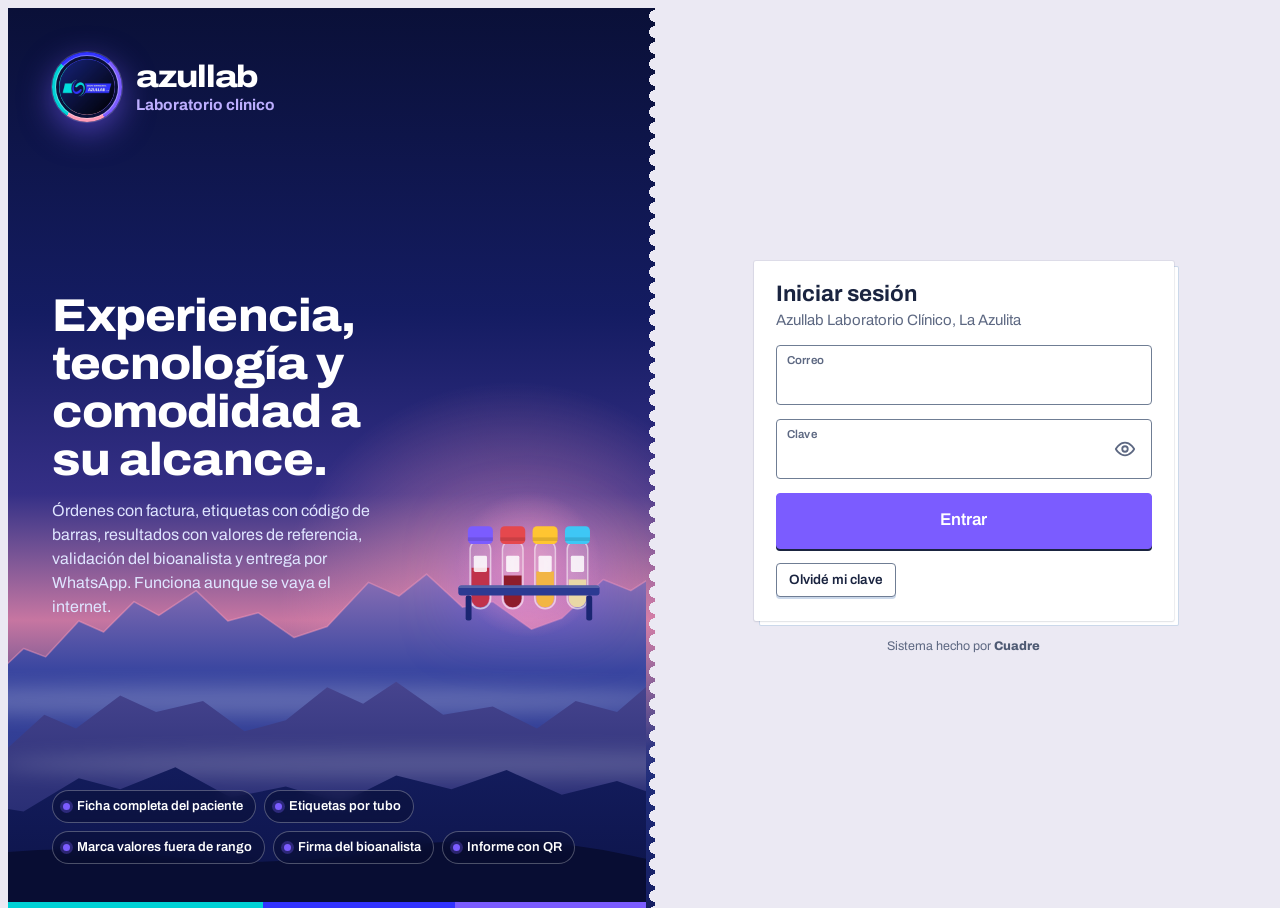
<file: laboratorio.html>
<!doctype html><html lang="es"><head><meta charset="utf-8"><meta name="viewport" content="width=device-width,initial-scale=1,viewport-fit=cover">
<title>Azullab Laboratorio</title>
<link rel="manifest" href="manifest-laboratorio.webmanifest">
<meta name="theme-color" content="#0c1347">
<link rel="apple-touch-icon" href="assets/iconos/icono-192.png">
<meta name="claude:viewport-fit-sides" content="cover">
<link rel="preconnect" href="https://fonts.googleapis.com">
<link rel="preconnect" href="https://fonts.gstatic.com" crossorigin>
<link rel="stylesheet" href="https://fonts.googleapis.com/css2?family=Archivo:wdth,wght@62..125,400..800&family=IBM+Plex+Mono:wght@400;500;600&display=swap">
<style>
/* =====================================================================
   PAPEL FISCAL · sistema de diseño de Cuadre
   Capa 1: tokens (papel / carbón). Capa 2: color del cliente (Azullab).
   Capa 3: componentes de esta pantalla.
   Diseño: mesa → separadores de archivador → carpeta abierta → hojas con folio.
   ===================================================================== */
:root{
  --mesa:#ebe9f3; --hoja:#ffffff; --hoja-alt:#f7f6fb; --renglon:#cbd8ea; --linea:#6f7d94; --margen:#d2453b;
  --tinta:#1a2440; --tinta-2:#4e5a73; --tinta-3:#5d6882;
  --sello-verde:#1f7a43; --sello-verde-suave:#e3f3e8; --sello-rojo:#b3261e; --sello-rojo-suave:#fbe6e4;
  --sello-ambar:#8a5300; --sello-ambar-suave:#fdf0d8; --sello-violeta:#5b3aa6; --sello-violeta-suave:#efe9fb;
  --foco:#1a2440;
  --sombra-hoja:0 1px 2px rgba(26,36,64,.08),0 0 0 1px rgba(26,36,64,.06);
  --sombra-pila:0 1px 2px rgba(26,36,64,.08),0 0 0 1px rgba(26,36,64,.06),5px 5px 0 -1px #ffffff,5px 5px 0 0 #cbd8ea;
  --sombra-flotante:0 18px 48px rgba(13,18,32,.28);
  /* Color del cliente: Azullab Farmacia (celeste y blanco) */
  /* Grupo Empresarial Azullab (azul marino, turquesa y azul) con el color del laboratorio: violeta y luz rosa */
  --acento:#7b5cff; --on-acento:#ffffff; --acento-tinta:#5634e0; --acento-suave:#efeaff; --marca:#0e1752; --neg:#7b5cff; --luz:#ff9cb8;
  --font-forma:"Archivo","Arial Narrow",system-ui,-apple-system,"Segoe UI",sans-serif;
  --font-maquina:"IBM Plex Mono",ui-monospace,Consolas,monospace;
  --alto-renglon:40px;
  /* alias que usa el contenido de la página */
  --ink:var(--tinta); --ink-2:var(--tinta-2); --ink-3:var(--tinta-3); --line:var(--renglon); --azul:var(--acento-tinta);
  --celeste-50:var(--acento-suave); --ok:var(--sello-verde); --warn:var(--sello-ambar); --bad:var(--sello-rojo);
}
@media (prefers-color-scheme: dark){:root:not([data-theme="light"]){
  --mesa:#0d1220; --hoja:#161d2e; --hoja-alt:#1c2438; --renglon:#2a3650; --linea:#6b7a95; --margen:#e06a5f;
  --tinta:#e7ecf5; --tinta-2:#a3aec4; --tinta-3:#8794ae;
  --sello-verde:#5fd08e; --sello-verde-suave:#12301f; --sello-rojo:#ff8a7f; --sello-rojo-suave:#3a1714;
  --sello-ambar:#f0b54d; --sello-ambar-suave:#33260d; --sello-violeta:#b9a2ff; --sello-violeta-suave:#251a45;
  --foco:#e7ecf5;
  --sombra-hoja:0 1px 2px rgba(0,0,0,.4),0 0 0 1px rgba(231,236,245,.06);
  --sombra-pila:0 1px 2px rgba(0,0,0,.4),0 0 0 1px rgba(231,236,245,.06),5px 5px 0 -1px #161d2e,5px 5px 0 0 #2a3650;
  --sombra-flotante:0 18px 48px rgba(0,0,0,.6);
  --acento:#9d85ff; --on-acento:#0f0830; --acento-tinta:#bba9ff; --acento-suave:#231c46; --marca:#0e1752; --neg:#9d85ff; --luz:#ff9cb8;
  color-scheme:dark}}
:root[data-theme="dark"]{
  --mesa:#0d1220; --hoja:#161d2e; --hoja-alt:#1c2438; --renglon:#2a3650; --linea:#6b7a95; --margen:#e06a5f;
  --tinta:#e7ecf5; --tinta-2:#a3aec4; --tinta-3:#8794ae;
  --sello-verde:#5fd08e; --sello-verde-suave:#12301f; --sello-rojo:#ff8a7f; --sello-rojo-suave:#3a1714;
  --sello-ambar:#f0b54d; --sello-ambar-suave:#33260d; --sello-violeta:#b9a2ff; --sello-violeta-suave:#251a45;
  --foco:#e7ecf5;
  --sombra-hoja:0 1px 2px rgba(0,0,0,.4),0 0 0 1px rgba(231,236,245,.06);
  --sombra-pila:0 1px 2px rgba(0,0,0,.4),0 0 0 1px rgba(231,236,245,.06),5px 5px 0 -1px #161d2e,5px 5px 0 0 #2a3650;
  --sombra-flotante:0 18px 48px rgba(0,0,0,.6);
  --acento:#9d85ff; --on-acento:#0f0830; --acento-tinta:#bba9ff; --acento-suave:#231c46; --marca:#0e1752; --neg:#9d85ff; --luz:#ff9cb8;
  color-scheme:dark}

[hidden]{display:none!important}
html,body{height:100%}
body{background:var(--mesa);color:var(--tinta);font-family:var(--font-forma);font-size:15px;line-height:1.47}
*{box-sizing:border-box}
button,input,select{font:inherit;color:inherit}
button{cursor:pointer}
:focus-visible{outline:2px solid var(--foco);outline-offset:2px}
.num{font-family:var(--font-maquina);font-variant-numeric:tabular-nums}
h1,h2,h3{margin:0;text-wrap:balance;line-height:1.2}
h1{font-size:22px;line-height:28px;font-weight:700}
h2{font-size:17px;line-height:22px;font-weight:700}
h3{font-size:15px;font-weight:700}
p{margin:0}
svg.i{width:18px;height:18px;flex:none}

/* ---------- Entrada ---------- */
.login{min-height:100vh;display:grid;grid-template-columns:1.05fr 1fr;background:var(--mesa)}
.login .brandside{background:var(--acento);color:var(--on-acento);display:flex;flex-direction:column;justify-content:space-between;gap:32px;padding-block:44px;padding-left:max(44px,env(safe-area-inset-left,0px));padding-right:56px;position:relative;
  -webkit-mask:linear-gradient(#000 0 0) left/calc(100% - 9px) 100% no-repeat,radial-gradient(circle 6px at 100% 8px,transparent 98%,#000) right top/9px 16px repeat-y;
          mask:linear-gradient(#000 0 0) left/calc(100% - 9px) 100% no-repeat,radial-gradient(circle 6px at 100% 8px,transparent 98%,#000) right top/9px 16px repeat-y}
.login .brandside h1{font-size:clamp(30px,3.6vw,46px);line-height:1.04;font-weight:800;letter-spacing:-.015em;max-width:15ch;color:var(--on-acento)}
.login .brandside p{max-width:44ch;color:var(--on-acento);font-size:16px;line-height:24px}
.login .facts{display:flex;flex-wrap:wrap;gap:8px}
.login .facts span{border:1.5px solid var(--on-acento);color:var(--on-acento);padding:3px 9px;border-radius:3px;font-stretch:80%;font-weight:700;font-size:12.5px;letter-spacing:.06em;text-transform:uppercase}
.login .formside{display:flex;flex-direction:column;align-items:center;justify-content:center;gap:16px;padding-block:40px;padding-left:24px;padding-right:max(24px,env(safe-area-inset-right,0px))}
.login form{width:100%;max-width:420px;display:grid;gap:14px;background:var(--hoja);box-shadow:var(--sombra-pila);border-radius:2px;padding:22px 22px 24px}
.login .firma{font-size:12.5px;color:var(--tinta-3)}
.login .firma b{color:var(--tinta-2);font-weight:800}
.field{display:grid;gap:3px;padding:7px 10px 8px;border:1px solid var(--linea);border-radius:4px;background:var(--hoja);min-width:0}
.field:focus-within{box-shadow:inset 0 0 0 2px var(--foco)}
.field label{font-size:11.5px;line-height:14px;font-weight:600;letter-spacing:.02em;color:var(--tinta-3)}
.field .input{border:0;padding:0;min-height:26px;background:transparent;box-shadow:none;font-size:16px;border-radius:0}
.field .input:focus{box-shadow:none}
.field:has(.roles){border:0;padding:0;background:none;box-shadow:none}
.roles{display:flex;gap:4px;border-bottom:1px solid var(--renglon);overflow-x:auto}
.roles button{border:1px solid transparent;border-bottom:0;background:var(--hoja-alt);border-radius:8px 8px 0 0;padding:0 14px;min-height:42px;margin-bottom:-1px;font-weight:600;color:var(--tinta-3);white-space:nowrap}
.roles button.on{background:var(--hoja);border-color:var(--renglon);color:var(--tinta)}
.input{width:100%;border:1px solid var(--linea);background:var(--hoja);border-radius:4px;padding:10px 12px;min-height:44px}
.input:focus{outline:none;box-shadow:inset 0 0 0 2px var(--foco)}

/* ---------- Mesa, separadores y carpeta ---------- */
.shell{display:grid;grid-template-columns:252px minmax(0,1fr);min-height:100%}
.side{background:var(--mesa);display:flex;flex-direction:column;position:sticky;top:0;height:100vh;overflow-y:auto}
.side .logo{display:flex;align-items:center;gap:10px;padding:18px 18px 8px}
.side .nav{display:grid;gap:3px;padding:0 0 16px 10px}
.side .grp{font-size:11.5px;font-weight:600;letter-spacing:.02em;color:var(--tinta-3);padding:14px 14px 4px 8px;display:flex;justify-content:space-between;align-items:center}
.side .nav a{display:flex;align-items:center;gap:10px;min-height:40px;padding:8px 14px;color:var(--tinta-2);text-decoration:none;border:1px solid transparent;border-right:0;border-radius:8px 0 0 8px;font-size:15px}
.side .nav a:hover{background:var(--hoja-alt);color:var(--tinta)}
.side .nav a.on{background:var(--hoja-alt);color:var(--tinta);font-weight:700;border-color:var(--renglon)}
.side .nav a .cod{margin-left:auto;font-family:var(--font-maquina);font-size:11px;color:var(--tinta-3);font-weight:400}
.side .foot{margin-top:auto;padding:14px 18px;border-top:1px dashed var(--linea);font-size:13px;color:var(--tinta-3)}
.side .foot .firma{margin-top:12px;font-size:11.5px}
.side .foot .firma b{font-weight:800;color:var(--tinta-2)}
.main{min-width:0;display:flex;flex-direction:column;background:var(--hoja-alt)}
.top{position:sticky;top:env(safe-area-inset-top,0px);z-index:20;background:var(--hoja-alt);border-bottom:3px double var(--renglon);display:flex;align-items:center;gap:12px;flex-wrap:wrap;padding-block:12px;padding-left:24px;padding-right:max(24px,env(safe-area-inset-right,0px))}
body::before{content:"";position:fixed;inset:0 0 auto;height:env(safe-area-inset-top,0px);z-index:30;background:var(--hoja-alt)}
.top .ttl{display:flex;align-items:baseline;gap:12px;min-width:0;flex:1;flex-wrap:wrap}
.top .ttl h1{white-space:nowrap;overflow:hidden;text-overflow:ellipsis}
.top .folio{font-family:var(--font-maquina);font-size:12px;color:var(--tinta-3);white-space:nowrap}
.chips{display:flex;gap:6px;flex-wrap:wrap;align-items:center}
.chip{display:inline-flex;align-items:center;gap:6px;border:1px solid var(--linea);background:var(--hoja);border-radius:4px;padding:4px 10px;font-size:13px;color:var(--tinta-2);min-height:34px;white-space:nowrap}
.chip b{font-family:var(--font-maquina);font-weight:600;color:var(--tinta)}
button.chip:hover{border-color:var(--tinta)}
.dot{width:8px;height:8px;border-radius:50%;background:var(--sello-verde);flex:none}
.chip.off{background:var(--sello-ambar-suave);border-color:var(--sello-ambar);color:var(--sello-ambar);font-weight:700}
.chip.off .dot{background:var(--sello-ambar)}
.menu-btn{display:none;border:1px solid var(--linea);background:var(--hoja);border-radius:4px;width:44px;height:44px;align-items:center;justify-content:center}
.offbar{background:var(--sello-ambar-suave);color:var(--tinta);border-bottom:1px dashed var(--sello-ambar);padding-block:9px;padding-left:24px;padding-right:max(24px,env(safe-area-inset-right,0px));display:flex;gap:10px;align-items:center;flex-wrap:wrap;font-size:14px}
.offbar svg{color:var(--sello-ambar)}
.offbar b{color:var(--sello-ambar)}
.content{padding-block:22px 48px;padding-left:24px;padding-right:max(24px,env(safe-area-inset-right,0px));display:grid;gap:20px;align-content:start}
.phase{font-family:var(--font-forma);font-stretch:80%;font-weight:700;font-size:12px;line-height:16px;letter-spacing:.06em;text-transform:uppercase;border:1px solid currentColor;border-radius:3px;padding:2px 7px;white-space:nowrap}
.phase.f1{color:var(--sello-violeta);background:var(--sello-violeta-suave)}
.phase.f2{color:var(--sello-verde);background:var(--sello-verde-suave)}
.lead{color:var(--tinta-2);max-width:75ch}

/* ---------- Hojas ---------- */
.panel{background:var(--hoja);border-radius:2px;box-shadow:var(--sombra-hoja);min-width:0}
.panel.doc{box-shadow:var(--sombra-pila)}
.panel>.hd{display:flex;align-items:flex-end;justify-content:space-between;gap:10px;flex-wrap:wrap;padding:12px 16px 10px;border-bottom:1px solid var(--renglon)}
.pfolio{display:block;font-family:var(--font-maquina);font-size:11px;line-height:14px;font-weight:400;color:var(--tinta-3);margin-bottom:3px;letter-spacing:0}
.panel>.bd{padding:16px;min-width:0}
.panel>.bd.flush{padding:0}
.grid{display:grid;gap:20px}
.g2{grid-template-columns:repeat(2,minmax(0,1fr))}
.g3{grid-template-columns:repeat(3,minmax(0,1fr))}
.g-dash{grid-template-columns:minmax(0,1.6fr) minmax(0,1fr)}

/* Planilla de cifras: casillas unidas */
.kpis{display:grid;grid-template-columns:repeat(auto-fit,minmax(190px,1fr));gap:1px;background:var(--linea);border:1px solid var(--linea);border-radius:4px;overflow:hidden;box-shadow:var(--sombra-hoja)}
.kpi{background:var(--hoja);padding:10px 14px 12px;display:grid;gap:2px;align-content:start;min-width:0}
.kpi .l{font-size:11.5px;line-height:14px;font-weight:600;letter-spacing:.02em;color:var(--tinta-3)}
.kpi .v{font-family:var(--font-maquina);font-variant-numeric:tabular-nums;font-size:27px;line-height:34px;font-weight:600;letter-spacing:-.01em}
.kpi .s{font-size:13px;color:var(--tinta-2)}
.kpi .s.num{font-size:12.5px}
.kpi.hero{background:var(--acento-suave)}
.kpi.hero .l{color:var(--acento-tinta)}

.btn{display:inline-flex;align-items:center;justify-content:center;gap:8px;min-height:44px;padding:0 16px;border:1px solid var(--linea);border-radius:4px;background:var(--hoja);color:var(--tinta);font-weight:600;font-size:15px;box-shadow:0 2px 0 0 var(--renglon);transition:transform .06s ease,box-shadow .06s ease}
.btn:hover{border-color:var(--tinta-2)}
.btn:active{transform:translateY(2px);box-shadow:0 0 0 0 var(--renglon)}
.btn.primary{background:var(--acento);border-color:var(--acento);color:var(--on-acento);box-shadow:0 2px 0 0 var(--tinta)}
.btn.primary:hover{border-color:var(--tinta)}
.btn.big{min-height:56px;font-size:17px;width:100%}
.btn.sm{min-height:34px;padding:0 12px;font-size:13.5px}
.btn:disabled{opacity:.45;cursor:not-allowed;transform:none}
.row{display:flex;gap:10px;align-items:center;flex-wrap:wrap}
.spacer{flex:1}
.muted{color:var(--tinta-3)}
.small{font-size:13px}

/* ---------- Libro ---------- */
.tbl-wrap{overflow-x:auto}
table{width:100%;border-collapse:collapse;font-size:14.5px}
th{text-align:left;font-weight:600;color:var(--tinta-3);font-size:11.5px;letter-spacing:.02em;padding:10px 12px 8px;border-bottom:3px double var(--renglon);white-space:nowrap;background:var(--hoja)}
td{padding:7px 12px;height:var(--alto-renglon);border-bottom:1px solid var(--renglon);vertical-align:middle}
th:first-child,td:first-child{border-right:4px double var(--margen)}
tr:last-child td{border-bottom:0}
tfoot td{font-weight:700;border-top:3px double var(--tinta-2);border-bottom:0;background:var(--hoja)}
tfoot td.r span{text-decoration:underline double;text-underline-offset:5px;text-decoration-thickness:1px}
.base-legal{font-size:12.5px;color:var(--tinta-3);padding:10px 16px;border-top:1px dashed var(--renglon)}
.pin{font-family:var(--font-maquina);letter-spacing:.5em;font-size:20px}
.login .aviso-off{width:100%;max-width:420px;background:var(--sello-ambar-suave);border:1px dashed var(--sello-ambar);border-radius:4px;padding:10px 14px;font-size:14px;color:var(--tinta);display:flex;gap:10px;align-items:flex-start}
.login .aviso-off b{color:var(--sello-ambar)}
.login .aviso-off svg{color:var(--sello-ambar);margin-top:2px}
td.r,th.r{text-align:right;white-space:nowrap}
td.r{font-family:var(--font-maquina);font-variant-numeric:tabular-nums}
td.num{white-space:nowrap}
tbody tr:hover td{background:var(--acento-suave)}
.pill{--c:var(--tinta-2);--cs:var(--hoja-alt);display:inline-flex;align-items:center;gap:4px;padding:2px 7px;color:var(--c);background:var(--cs);border:1px solid var(--c);border-radius:3px;font-family:var(--font-forma);font-stretch:80%;font-weight:700;font-size:12px;line-height:16px;letter-spacing:.06em;text-transform:uppercase;white-space:nowrap}
.pill svg.i{width:14px;height:14px}
.pill.ok{--c:var(--sello-verde);--cs:var(--sello-verde-suave)}
.pill.warn{--c:var(--sello-ambar);--cs:var(--sello-ambar-suave)}
.pill.bad{--c:var(--sello-rojo);--cs:var(--sello-rojo-suave)}
.pill.info{--c:var(--sello-violeta);--cs:var(--sello-violeta-suave)}
.iva{font-family:var(--font-maquina);font-size:11.5px;font-weight:500;border-radius:3px;padding:0 4px;border:1px solid var(--linea);color:var(--tinta-2);white-space:nowrap}
.list{display:grid}
.list .it{display:flex;gap:10px;align-items:center;padding:9px 16px;min-height:var(--alto-renglon);border-bottom:1px solid var(--renglon)}
.list .it:last-child{border-bottom:0}
.list .it .t{min-width:0;flex:1}
.list .it .t b{display:block;overflow:hidden;text-overflow:ellipsis;white-space:nowrap;font-weight:600}
.stat{display:flex;justify-content:space-between;align-items:center;gap:10px;padding:8px 0;border-bottom:1px dashed var(--renglon)}
.stat:last-child{border-bottom:0}

/* ---------- Gráficos ---------- */
.chart svg{width:100%;height:auto;display:block}
.chart .bar{fill:var(--renglon)}
.chart .bar.today{fill:var(--acento)}
.chart .gl{stroke:var(--renglon);stroke-width:1;stroke-dasharray:3 3}
.chart text{fill:var(--tinta-3);font-size:11.5px;font-family:var(--font-maquina)}
.chart text.v{fill:var(--tinta);font-weight:600}
.hbars{display:grid;gap:12px}
.hbar{display:grid;grid-template-columns:130px minmax(0,1fr) 96px;gap:10px;align-items:center;font-size:14px}
.hbar .trk{height:10px;background:var(--hoja-alt);border:1px solid var(--renglon)}
.hbar .fill{height:100%;background:var(--acento)}
.hbar .val{text-align:right;font-family:var(--font-maquina);font-variant-numeric:tabular-nums;font-weight:600}

/* ---------- Caja ---------- */
.pos{display:grid;grid-template-columns:minmax(0,1fr) 392px;gap:20px;align-items:start}
#cartbox{position:sticky;top:96px;filter:drop-shadow(0 1px 1px rgba(26,36,64,.14)) drop-shadow(0 6px 14px rgba(26,36,64,.08))}
/* El panel de la venta nunca pasa del alto de la pantalla: si crece, se desplaza por dentro y el botón de cobrar siempre se alcanza */
@media (min-width:601px){#cartbox{max-height:calc(100vh - 110px);overflow-y:auto;overscroll-behavior:contain}}
.search{position:relative}
.search svg{position:absolute;left:13px;top:50%;transform:translateY(-50%);color:var(--tinta-3)}
.search .input{padding-left:42px;min-height:52px;font-size:16px}
.cats{display:flex;gap:6px;overflow-x:auto;padding-bottom:2px}
.cats button{border:1px solid var(--linea);background:var(--hoja);border-radius:4px;padding:5px 12px;white-space:nowrap;font-size:14px;min-height:36px;color:var(--tinta-2)}
.cats button.on{background:var(--tinta);color:var(--hoja);border-color:var(--tinta);font-weight:600}
.prods{display:grid;grid-template-columns:repeat(auto-fill,minmax(200px,1fr));gap:10px}
.prod{text-align:left;border:1px solid var(--renglon);background:var(--hoja);border-radius:2px;padding:12px 12px 10px;display:grid;gap:6px;min-height:136px;align-content:start;box-shadow:0 1px 0 0 var(--renglon)}
.prod:hover{border-color:var(--acento-tinta)}
.prod:active{transform:translateY(1px)}
.prod .nm{font-weight:600;line-height:1.25}
.prod .meta{font-size:12.5px;color:var(--tinta-3)}
.prod .pr{display:flex;align-items:baseline;justify-content:space-between;gap:6px;margin-top:auto;border-top:1px dashed var(--renglon);padding-top:8px}
.prod .pr b{font-family:var(--font-maquina);font-size:18px;font-weight:600;font-variant-numeric:tabular-nums}
.prod .pr span{font-family:var(--font-maquina);font-size:11.5px;color:var(--tinta-3);font-variant-numeric:tabular-nums}
.prod .tags{display:flex;gap:4px;flex-wrap:wrap}
.cart{display:grid;background:var(--hoja);padding-block:10px 12px;
  -webkit-mask:radial-gradient(circle 5px at 7px 0,transparent 98%,#000) top left/14px 51% repeat-x,radial-gradient(circle 5px at 7px 100%,transparent 98%,#000) bottom left/14px 51% repeat-x;
          mask:radial-gradient(circle 5px at 7px 0,transparent 98%,#000) top left/14px 51% repeat-x,radial-gradient(circle 5px at 7px 100%,transparent 98%,#000) bottom left/14px 51% repeat-x}
.cart>.hd{border-bottom:1px dashed var(--linea)}
.cart .hd .muted{font-family:var(--font-maquina);font-size:12px}
.cart .items{max-height:340px;overflow-y:auto}
.ci{display:grid;grid-template-columns:minmax(0,1fr) auto;gap:4px 10px;padding:10px 16px;border-bottom:1px dashed var(--renglon)}
.ci .nm{font-weight:600;font-size:14.5px}
.ci .sub{font-size:12.5px;color:var(--tinta-3)}
.qty{display:inline-flex;align-items:center;border:1px solid var(--linea);border-radius:4px;overflow:hidden}
.qty button{width:36px;height:34px;border:0;background:var(--hoja);display:flex;align-items:center;justify-content:center}
.qty button:hover{background:var(--hoja-alt)}
.qty span{min-width:30px;text-align:center;font-family:var(--font-maquina);font-weight:600}
.tot{padding:12px 16px 4px;display:grid;gap:4px;font-size:14px}
.tot .ln{display:flex;justify-content:space-between;gap:10px;font-family:var(--font-maquina);font-variant-numeric:tabular-nums}
.tot .ln span:first-child{font-family:var(--font-forma)}
.tot .grand{font-size:21px;font-weight:600;padding-top:8px;border-top:3px double var(--tinta-2);margin-top:6px}
.empty{padding:28px 16px;text-align:center;color:var(--tinta-3);display:grid;gap:6px;justify-items:center}
.empty b{color:var(--tinta-2)}

/* ---------- Modales ---------- */
.modal{position:fixed;inset:0;background:rgba(10,15,28,.55);z-index:60;display:flex;align-items:center;justify-content:center;padding:max(16px,env(safe-area-inset-top,0px)) max(16px,env(safe-area-inset-right,0px)) max(16px,env(safe-area-inset-bottom,0px)) max(16px,env(safe-area-inset-left,0px))}
.sheet{background:var(--hoja);border-radius:2px;width:100%;max-width:640px;max-height:100%;overflow-y:auto;box-shadow:var(--sombra-flotante)}
.sheet .hd{display:flex;justify-content:space-between;align-items:center;gap:10px;padding:14px 20px;border-bottom:3px double var(--renglon);position:sticky;top:0;background:var(--hoja);z-index:2}
.sheet .bd{padding:18px 20px;display:grid;gap:14px}
.x{border:0;background:transparent;width:44px;height:44px;border-radius:4px;display:flex;align-items:center;justify-content:center;color:var(--tinta-2)}
.x:hover{background:var(--hoja-alt)}
.methods{display:grid;grid-template-columns:repeat(auto-fit,minmax(130px,1fr));gap:8px}
.methods button{border:1px solid var(--linea);background:var(--hoja);border-radius:4px;padding:9px 10px;text-align:left;display:grid;gap:2px;min-height:58px;box-shadow:0 2px 0 0 var(--renglon)}
.methods button:hover{border-color:var(--acento-tinta)}
.methods button:active{transform:translateY(2px);box-shadow:none}
.methods button b{font-weight:600}
.methods button small{color:var(--tinta-3);font-size:12px}
.payln{display:grid;grid-template-columns:minmax(0,1fr) 170px 44px;gap:8px;align-items:center;padding-bottom:8px;border-bottom:1px dashed var(--renglon)}
.payln .input{min-height:44px;text-align:right;font-family:var(--font-maquina);font-variant-numeric:tabular-nums}
.monto{display:flex;align-items:center;border:1px solid var(--linea);border-radius:4px;background:var(--hoja);min-width:0}
.monto:focus-within{box-shadow:inset 0 0 0 2px var(--foco)}
.monto span{padding-left:10px;font-family:var(--font-maquina);font-weight:600;color:var(--tinta-3);font-size:13px}
.monto .input{border:0;background:transparent;min-width:0;padding-left:6px}
.monto .input:focus{box-shadow:none}
.vuelto{font-family:var(--font-forma);font-size:13px;color:var(--sello-ambar);font-weight:700}
.due{border-radius:4px;padding:12px 14px;display:flex;justify-content:space-between;align-items:center;gap:12px;font-weight:700;font-family:var(--font-maquina);font-variant-numeric:tabular-nums;min-height:64px}
.due.pend{background:var(--sello-ambar-suave);color:var(--sello-ambar);border:1px dashed var(--sello-ambar)}
.due.done{background:var(--hoja);color:var(--tinta);border:1px dashed var(--renglon)}

/* ---------- Sellos ---------- */
.sello{--c:var(--sello-violeta);display:inline-flex;flex-direction:column;align-items:center;gap:1px;padding:6px 14px 5px;color:var(--c);border:2px solid var(--c);border-radius:3px;box-shadow:inset 0 0 0 2px var(--hoja),inset 0 0 0 3px var(--c);font-family:var(--font-forma);font-stretch:75%;font-weight:800;font-size:16px;line-height:18px;letter-spacing:.08em;text-transform:uppercase;transform:rotate(-4deg);opacity:.92;white-space:nowrap;background:transparent}
.sello small{font-family:var(--font-maquina);font-stretch:100%;font-weight:500;font-size:10.5px;line-height:13px;letter-spacing:0}
.sello.verde{--c:var(--sello-verde)} .sello.rojo{--c:var(--sello-rojo)} .sello.ambar{--c:var(--sello-ambar)}
.sello.grande{font-size:24px;line-height:26px;padding:9px 18px 7px;border-width:3px;box-shadow:inset 0 0 0 3px var(--hoja),inset 0 0 0 5px var(--c)}
.sello.estampar{animation:estampar .24s cubic-bezier(.2,.9,.3,1.25) both}
@keyframes estampar{from{transform:rotate(-4deg) scale(1.7);opacity:0}70%{opacity:.95}to{transform:rotate(-4deg) scale(1);opacity:.92}}

/* ---------- Ticket fiscal ---------- */
.printer{background:var(--tinta);border-radius:6px 6px 2px 2px;height:20px;position:relative;margin:0 auto;max-width:330px}
.printer::after{content:"";position:absolute;left:24px;right:24px;bottom:4px;height:4px;background:#05080f;border-radius:2px;opacity:.7}
.tkwrap{overflow:hidden;max-width:300px;margin:0 auto;position:relative;--hoja:#ffffff;--sello-verde:#1f7a43;--sello-rojo:#b3261e;--sello-violeta:#5b3aa6}
.ticket{background:#ffffff;color:#1a2440;font-family:var(--font-maquina);font-size:11.5px;line-height:1.5;padding:14px 14px 24px;margin:0;white-space:pre;box-shadow:0 6px 16px rgba(0,0,0,.18);position:relative;overflow-x:auto;
  -webkit-mask:linear-gradient(#000 0 0) top/100% calc(100% - 8px) no-repeat,radial-gradient(circle 5px at 50% 100%,transparent 98%,#000) bottom/12px 8px repeat-x;
  mask:linear-gradient(#000 0 0) top/100% calc(100% - 8px) no-repeat,radial-gradient(circle 5px at 50% 100%,transparent 98%,#000) bottom/12px 8px repeat-x}
.ticket.printing{animation:feed 1.6s steps(16) both}
@keyframes feed{from{transform:translateY(-100%)}to{transform:none}}
.tk-sello{position:absolute;right:22px;bottom:22px;z-index:1}
.qrbox{display:flex;gap:12px;align-items:center;border:1px dashed var(--renglon);border-radius:4px;padding:10px 12px;background:var(--hoja)}
.qrbox svg{width:72px;height:72px;flex:none;background:#fff;padding:4px;border-radius:2px}
.qrbox .num{font-size:13px}
.envio{display:flex;gap:8px;align-items:center;justify-content:center;font-size:13px;color:var(--tinta-2)}
.envio .pill{font-size:11px}
.tk-sello.estampar{animation-delay:1.65s}

/* ---------- Aviso / toast ---------- */
.toast{position:fixed;left:50%;bottom:max(20px,env(safe-area-inset-bottom,0px));transform:translateX(-50%);background:var(--tinta);color:var(--hoja);padding:12px 18px;border-radius:4px;z-index:80;box-shadow:var(--sombra-flotante);font-weight:600;max-width:calc(100% - 32px)}

/* ---------- Fase 2: tienda móvil ---------- */
.phone{width:290px;max-width:100%;border:10px solid #1a2440;border-radius:34px;overflow:hidden;background:#fff;color:#0B2E45;margin:0 auto}
.phone .ph-top{background:#7b5cff;color:#fff;padding:14px 14px 12px;display:grid;gap:10px}
.phone .ph-top b,.phone .ph-top span{color:#fff!important}
.phone .ph-search{background:#fff;color:#5d6882;border-radius:4px;padding:8px 12px;font-size:.82rem}
.phone .ph-cats{display:flex;gap:6px;padding:10px 12px;overflow:hidden}
.phone .ph-cats span{background:#efeaff;color:#5634e0;border-radius:3px;padding:3px 9px;font-size:.74rem;white-space:nowrap;font-weight:700}
.phone .ph-grid{display:grid;grid-template-columns:1fr 1fr;gap:8px;padding:0 12px 14px}
.phone .ph-card{border:1px solid #cbd8ea;border-radius:2px;padding:8px;display:grid;gap:4px;font-size:.76rem}
.phone .ph-img{height:56px;border-radius:2px;background:#efeaff;display:flex;align-items:center;justify-content:center;color:#5634e0}
.phone .ph-card b{font-size:.86rem;font-family:var(--font-maquina)}
.phone .ph-btn{background:#1f7a43;color:#fff;border-radius:3px;text-align:center;padding:4px;font-weight:700;font-size:.72rem}
.wa{background:var(--sello-verde-suave);border:1px solid var(--renglon);border-radius:4px;padding:12px 14px;font-size:14px;display:grid;gap:6px;max-width:440px}

/* ---------- Sin conexión y alcance ---------- */
.flow{display:grid;grid-template-columns:repeat(4,minmax(0,1fr));gap:12px;counter-reset:st}
.flow .st{border-radius:2px;padding:12px 14px 14px;display:grid;gap:6px;background:var(--hoja);box-shadow:var(--sombra-hoja);align-content:start}
.flow .st::before{counter-increment:st;content:"Paso " counter(st);font-family:var(--font-maquina);font-size:11px;color:var(--tinta-3);border-bottom:1px dashed var(--renglon);padding-bottom:6px}
.matrix td.c,.matrix th.c{text-align:center}
.yes{color:var(--sello-verde);font-weight:700}
.no{color:var(--tinta-3)}
.scope ul{list-style:none;margin:0;padding:0;display:grid;gap:0}
.scope li{display:flex;gap:10px;align-items:flex-start;padding:8px 0;border-bottom:1px solid var(--renglon)}
.scope li:last-child{border-bottom:0}
.scope svg{color:var(--sello-verde);margin-top:2px}
.share{display:flex;align-items:center;gap:8px;min-width:150px}
.share i{display:block;height:8px;background:var(--acento)}
.share span{font-family:var(--font-maquina);font-variant-numeric:tabular-nums;font-size:13px;color:var(--tinta-2)}
.newc{display:grid;gap:8px;padding:12px;border:1px dashed var(--sello-ambar);border-radius:4px;background:var(--sello-ambar-suave)}
.newc .input{background:var(--hoja)}
.tabs{display:flex;gap:4px;padding:8px 12px 0;background:var(--hoja-alt);border-bottom:1px solid var(--renglon);overflow-x:auto}
.tabs button{border:1px solid transparent;border-bottom:0;background:transparent;border-radius:8px 8px 0 0;padding:0 16px;min-height:42px;margin-bottom:-1px;font-weight:600;color:var(--tinta-3);white-space:nowrap}
.tabs button:hover{color:var(--tinta)}
.tabs button.on{background:var(--hoja);border-color:var(--renglon);color:var(--tinta)}
.cell-in{min-height:38px;padding:6px 8px;border:1px solid var(--linea);border-radius:4px;background:var(--hoja);width:100%;font-family:var(--font-maquina);font-size:13.5px}
.cell-in.miss{border-color:var(--sello-ambar);background:var(--sello-ambar-suave)}
.drop{border:2px dashed var(--linea);border-radius:4px;padding:28px 16px;text-align:center;display:grid;gap:6px;justify-items:center;color:var(--tinta-2);background:var(--hoja-alt)}
.rolebar{background:var(--sello-violeta-suave);border:1px dashed var(--sello-violeta);border-radius:4px;padding:10px 14px;display:flex;gap:10px;align-items:center;flex-wrap:wrap;font-size:14px;color:var(--tinta)}
.rolebar svg{color:var(--sello-violeta)}

/* ---------- Responsive ---------- */
@media (max-width:1180px){.pos{grid-template-columns:minmax(0,1fr)}#cartbox{position:static}.g-dash{grid-template-columns:minmax(0,1fr)}}
@media (max-width:980px){.g3{grid-template-columns:minmax(0,1fr)}.flow{grid-template-columns:repeat(2,minmax(0,1fr))}}
@media (max-width:900px){
  .shell{grid-template-columns:minmax(0,1fr)}
  .side{position:fixed;left:0;top:0;bottom:0;width:272px;z-index:50;transform:translateX(-100%);transition:transform .2s ease;padding-top:env(safe-area-inset-top,0px);padding-left:env(safe-area-inset-left,0px)}
  .side.open{transform:none;box-shadow:0 0 0 100vmax rgba(10,15,28,.45)}
  .menu-btn{display:inline-flex}
  .top,.content,.offbar{padding-left:max(16px,env(safe-area-inset-left,0px));padding-right:max(16px,env(safe-area-inset-right,0px))}
  .g2{grid-template-columns:minmax(0,1fr)}
  .login{grid-template-columns:minmax(0,1fr)}
  .login .brandside{padding-left:max(20px,env(safe-area-inset-left,0px));padding-right:max(20px,env(safe-area-inset-right,0px));padding-block:28px 34px;
    -webkit-mask:linear-gradient(#000 0 0) top/100% calc(100% - 9px) no-repeat,radial-gradient(circle 6px at 8px 100%,transparent 98%,#000) left bottom/16px 9px repeat-x;
            mask:linear-gradient(#000 0 0) top/100% calc(100% - 9px) no-repeat,radial-gradient(circle 6px at 8px 100%,transparent 98%,#000) left bottom/16px 9px repeat-x}
  .login .formside{padding-left:max(16px,env(safe-area-inset-left,0px));padding-right:max(16px,env(safe-area-inset-right,0px))}
  .hbar{grid-template-columns:96px minmax(0,1fr) 84px}
}
@media (max-width:560px){.flow{grid-template-columns:minmax(0,1fr)}.top .chips .hide-sm{display:none}.payln{grid-template-columns:minmax(0,1fr) 150px 44px}.top .folio{display:none}}
@media (prefers-reduced-motion: reduce){*{transition:none!important}.ticket.printing,.sello.estampar{animation:none}}
</style>
<style>
/* =====================================================================
   Añadidos de laboratorio (mismo Papel Fiscal)
   ===================================================================== */
.tubo{display:inline-flex;align-items:center;gap:6px;font-size:12.5px;color:var(--tinta-2);white-space:nowrap}
.tubo i{width:9px;height:19px;border-radius:2px 2px 5px 5px;background:linear-gradient(var(--t) 0 34%,var(--hoja-alt) 34%);border:1px solid var(--linea);flex:none;position:relative}
.tubo.frasco i{width:13px;height:15px;border-radius:2px;background:linear-gradient(var(--t) 0 30%,var(--hoja-alt) 30%)}
.tubos{display:flex;gap:6px 12px;flex-wrap:wrap}
.board{display:grid;grid-template-columns:repeat(5,minmax(0,1fr));gap:12px}
.col{background:var(--hoja);box-shadow:var(--sombra-hoja);border-radius:2px;display:grid;align-content:start;min-width:0}
.col>.hd{display:flex;justify-content:space-between;align-items:baseline;gap:8px;padding:10px 12px 8px;border-bottom:3px double var(--renglon)}
.col>.hd b{font-size:14px}
.col>.hd .num{font-size:20px;font-weight:600}
.card{display:grid;gap:3px;text-align:left;background:var(--hoja);border:0;border-bottom:1px dashed var(--renglon);padding:9px 12px;min-height:58px;width:100%}
.card:hover{background:var(--acento-suave)}
.card .top2{display:flex;justify-content:space-between;gap:6px;align-items:baseline}
.card .num{font-size:12px;color:var(--tinta-3)}
.card .cods{font-family:var(--font-maquina);font-size:11.5px;color:var(--tinta-2);letter-spacing:.02em}
.col .none{padding:14px 12px;font-size:13px;color:var(--tinta-3)}
.flag{display:inline-flex;align-items:center;gap:3px;font-family:var(--font-forma);font-stretch:80%;font-weight:700;font-size:12px;letter-spacing:.05em;text-transform:uppercase;padding:1px 6px;border-radius:3px;border:1px solid currentColor;white-space:nowrap}
.flag.h{color:var(--sello-rojo);background:var(--sello-rojo-suave)}
.flag.l{color:var(--sello-ambar);background:var(--sello-ambar-suave)}
.flag.x{color:var(--sello-violeta);background:var(--sello-violeta-suave)}
.flag.c{color:#fff;background:var(--sello-rojo);border-color:var(--sello-rojo)}
td.v-h{color:var(--sello-rojo);font-weight:700}
td.v-l{color:var(--sello-ambar);font-weight:700}
.res-in{min-height:38px;padding:6px 8px;border:1px solid var(--linea);border-radius:4px;background:var(--hoja);width:120px;font-family:var(--font-maquina);font-size:14px;text-align:right}
select.res-in{width:auto;min-width:170px;text-align:left;font-family:var(--font-forma)}
.res-in:focus{outline:none;box-shadow:inset 0 0 0 2px var(--foco)}
.res-in.h{border-color:var(--sello-rojo);background:var(--sello-rojo-suave)}
.res-in.l{border-color:var(--sello-ambar);background:var(--sello-ambar-suave)}
.exhd{display:flex;justify-content:space-between;align-items:center;gap:10px;flex-wrap:wrap;padding:12px 16px;background:var(--hoja-alt);border-bottom:1px solid var(--renglon);border-top:1px solid var(--renglon)}
.exhd:first-child{border-top:0}
.split{display:grid;grid-template-columns:300px minmax(0,1fr);gap:20px;align-items:start}
.picklist{display:grid}
.picklist button{display:grid;gap:2px;text-align:left;border:0;border-bottom:1px solid var(--renglon);background:var(--hoja);padding:10px 16px;min-height:60px;border-left:4px solid transparent}
.picklist button:hover{background:var(--hoja-alt)}
.picklist button.on{background:var(--acento-suave);border-left-color:var(--acento-tinta)}
.picklist button:last-child{border-bottom:0}
.picklist .num{font-size:12px;color:var(--tinta-3)}
.crit{background:var(--sello-rojo-suave);border:1px solid var(--sello-rojo);border-radius:4px;padding:12px 14px;display:flex;gap:10px;align-items:flex-start;flex-wrap:wrap}
.crit svg{color:var(--sello-rojo);margin-top:2px}
.crit b{color:var(--sello-rojo)}
.perfs{display:grid;grid-template-columns:repeat(auto-fit,minmax(200px,1fr));gap:10px}
.perf{text-align:left;border:1px solid var(--acento-tinta);background:var(--acento-suave);border-radius:2px;padding:12px;display:grid;gap:5px;box-shadow:0 2px 0 0 var(--renglon)}
.perf:hover{border-color:var(--tinta)}
.perf .pr{display:flex;align-items:baseline;gap:8px;font-family:var(--font-maquina)}
.perf .pr b{font-size:18px}
.perf .pr s{color:var(--tinta-3);font-size:12.5px}
.perf .cods{font-family:var(--font-maquina);font-size:11.5px;color:var(--tinta-2)}
.prod.in{border-color:var(--acento-tinta);background:var(--acento-suave)}
.patcard{display:grid;gap:4px;padding:12px;border:1px solid var(--renglon);border-radius:4px;background:var(--hoja-alt)}
.etqs{display:flex;gap:10px;flex-wrap:wrap;justify-content:center}
.etq{width:210px;background:#fff;color:#1a2440;border:1px solid #cbd8ea;border-radius:3px;padding:7px 9px 6px;font-family:var(--font-maquina);font-size:10.5px;line-height:1.35;display:grid;gap:3px;box-shadow:0 2px 6px rgba(0,0,0,.12)}
.etq b{font-family:var(--font-forma);font-size:12px}
.etq svg{width:100%;height:30px;display:block}
.etq .tp{display:flex;align-items:center;gap:6px;justify-content:space-between}
.etq .tp i{width:22px;height:8px;border-radius:2px;background:var(--t);display:inline-block}
.informe{background:#fff;color:#1a2440;max-width:820px;width:100%;margin:0 auto;padding:28px 34px 30px;box-shadow:0 1px 2px rgba(26,36,64,.08),0 0 0 1px rgba(26,36,64,.06),5px 5px 0 -1px #ffffff,5px 5px 0 0 #cbd8ea;border-radius:2px;position:relative;--renglon:#cbd8ea;--tinta:#1a2440;--tinta-2:#4e5a73;--tinta-3:#5d6882;--hoja:#fff;--hoja-alt:#f4f6f9;--margen:#d2453b;--sello-verde:#1f7a43;--sello-rojo:#b3261e;--sello-rojo-suave:#fbe6e4;--sello-ambar:#8a5300;--sello-ambar-suave:#fdf0d8;--sello-violeta:#5b3aa6;--sello-violeta-suave:#efe9fb;--acento-tinta:#2a30d6;--acento-suave:#e4f9fa;--linea:#6f7d94;color-scheme:light}
.informe .memb{display:flex;justify-content:space-between;gap:16px;align-items:flex-start;flex-wrap:wrap;border-bottom:3px double #cbd8ea;padding-bottom:12px}
.informe .memb .dat{font-size:12px;color:#4e5a73;text-align:right;line-height:1.5}
.informe .pdat{display:grid;grid-template-columns:repeat(4,minmax(0,1fr));gap:1px;background:#6f7d94;border:1px solid #6f7d94;border-radius:4px;overflow:hidden;margin:14px 0}
.informe .pdat div{background:#fff;padding:6px 10px 7px;display:grid;gap:1px;min-width:0}
.informe .pdat span{font-size:11px;font-weight:600;color:#5d6882;letter-spacing:.02em}
.informe .pdat b{font-size:14px;overflow:hidden;text-overflow:ellipsis;white-space:nowrap}
.informe h3{font-size:13px;letter-spacing:.06em;text-transform:uppercase;color:#5634e0;margin:16px 0 4px;font-stretch:85%}
.informe table{font-size:13.5px}
.informe th{background:#fff}
.informe td{height:34px}
.informe tbody tr:hover td{background:transparent}
.informe .obs{font-size:12.5px;color:#4e5a73;border-top:1px dashed #cbd8ea;margin-top:14px;padding-top:10px}
.informe .pie{display:flex;justify-content:space-between;align-items:flex-end;gap:16px;flex-wrap:wrap;margin-top:22px}
.informe .firma2{display:grid;gap:2px;font-size:12.5px;min-width:220px;text-align:center}
.informe .firma2 .ln{border-top:1px solid #1a2440;margin-bottom:4px;position:relative;height:36px;border-top:0;border-bottom:1px solid #1a2440}
.informe .firma2 .ln svg{position:absolute;left:50%;bottom:2px;transform:translateX(-50%);width:150px;height:34px}
.informe .qr2{display:flex;gap:10px;align-items:center;font-size:11.5px;color:#4e5a73;max-width:280px}
.informe .qr2 svg{width:64px;height:64px;flex:none}
.informe .sello-inf{position:absolute;right:30px;top:118px}
.spark{width:100%;height:auto;display:block}
.spark .ln{fill:none;stroke:var(--acento-tinta);stroke-width:2}
.spark .ref{fill:var(--sello-verde-suave)}
.spark .pt{fill:var(--hoja);stroke:var(--acento-tinta);stroke-width:2}
.spark .pt.h{stroke:var(--sello-rojo)}
.spark text{fill:var(--tinta-3);font-size:11px;font-family:var(--font-maquina)}
.spark .gl{stroke:var(--renglon);stroke-dasharray:3 3}
.lj .sd3{stroke:var(--sello-rojo);stroke-dasharray:4 3}
.lj .sd2{stroke:var(--sello-ambar);stroke-dasharray:4 3}
.lj .sd1{stroke:var(--renglon);stroke-dasharray:3 3}
.lj .mean{stroke:var(--tinta-2)}
.lj .ln{fill:none;stroke:var(--acento-tinta);stroke-width:1.6}
.lj .pt{fill:var(--acento-tinta)}
.lj .pt.bad{fill:var(--sello-rojo)}
.lj text{fill:var(--tinta-3);font-size:11px;font-family:var(--font-maquina)}
.pipe{display:flex;align-items:stretch;gap:0;overflow-x:auto;border:1px solid var(--linea);border-radius:4px;background:var(--hoja)}
.pipe div{flex:1;min-width:120px;padding:10px 12px;border-right:1px dashed var(--renglon);display:grid;gap:2px}
.pipe div:last-child{border-right:0}
.pipe span{font-size:11.5px;font-weight:600;color:var(--tinta-3)}
.pipe b{font-size:14px}
@media (max-width:1180px){.board{grid-template-columns:repeat(3,minmax(0,1fr))}}
@media (max-width:980px){.split{grid-template-columns:minmax(0,1fr)}.informe .pdat{grid-template-columns:repeat(2,minmax(0,1fr))}}
@media (max-width:640px){.board{grid-template-columns:minmax(0,1fr)}.informe{padding:20px 16px}.informe .sello-inf{position:static;margin-top:8px}}
@media print{
  body{background:#fff!important}
  body *{visibility:hidden!important}
  .informe,.informe *{visibility:visible!important}
  .informe{position:absolute;left:0;top:0;box-shadow:none;max-width:none}
}
.card .num{white-space:nowrap}
.informe table{table-layout:fixed}
.informe th:nth-child(1){width:36%}.informe th:nth-child(2){width:20%}.informe th:nth-child(3){width:16%}
.exhd + .tbl-wrap table{table-layout:fixed;min-width:620px}
.exhd + .tbl-wrap th:nth-child(1){width:26%}.exhd + .tbl-wrap th:nth-child(2){width:15%}.exhd + .tbl-wrap th:nth-child(3){width:12%}.exhd + .tbl-wrap th:nth-child(4){width:17%}.exhd + .tbl-wrap th:nth-child(5){width:14%}
/* Ficha del paciente */
.ficha,.pform{display:grid;gap:10px}
.pdat2{display:grid;grid-template-columns:repeat(2,minmax(0,1fr));gap:1px;background:var(--linea);border:1px solid var(--linea);border-radius:4px;overflow:hidden}
.pdat2.one{grid-template-columns:minmax(0,1fr) minmax(0,1fr)}
.pdat2>div{background:var(--hoja);padding:6px 10px 7px;display:grid;gap:1px;min-width:0;align-content:start}
.pdat2>div>span{font-size:11.5px;line-height:14px;font-weight:600;letter-spacing:.02em;color:var(--tinta-3)}
.pdat2>div>b{font-weight:600;font-size:14.5px;overflow-wrap:anywhere}
.fsec{font-size:12px;line-height:16px;letter-spacing:.06em;text-transform:uppercase;font-stretch:85%;color:var(--acento-tinta);border-bottom:1px dashed var(--renglon);padding:8px 0 4px}
.fsec span{text-transform:none;letter-spacing:0;font-weight:500;color:var(--tinta-3);font-stretch:100%}
.fgrid{display:grid;grid-template-columns:repeat(3,minmax(0,1fr));gap:8px}
.fgrid .field .input{min-height:26px}
.chks{display:grid;grid-template-columns:repeat(auto-fill,minmax(190px,1fr));gap:6px}
.chk{display:flex;gap:8px;align-items:center;border:1px solid var(--renglon);border-radius:4px;padding:6px 10px;min-height:40px;cursor:pointer;font-size:14px;background:var(--hoja)}
.chk:has(input:checked){border-color:var(--acento-tinta);background:var(--acento-suave);font-weight:600}
.chk input{width:18px;height:18px;flex:none;accent-color:var(--acento-tinta)}
.alertas{display:flex;flex-wrap:wrap;gap:6px}
.al{--c:var(--sello-violeta);--cs:var(--sello-violeta-suave);display:inline-flex;gap:6px;align-items:flex-start;font-size:13px;line-height:18px;padding:4px 9px;border-radius:3px;border:1px solid var(--c);color:var(--tinta);background:var(--cs);font-weight:600}
.al svg{width:15px;height:15px;color:var(--c);margin-top:1px}
.al.bad{--c:var(--sello-rojo);--cs:var(--sello-rojo-suave)}
.al.warn{--c:var(--sello-ambar);--cs:var(--sello-ambar-suave)}
.al.ok{--c:var(--sello-verde);--cs:var(--sello-verde-suave)}
.pipe+.pipe{margin-top:-4px}
@media (max-width:1180px){.fgrid{grid-template-columns:repeat(2,minmax(0,1fr))}}
@media (max-width:560px){.fgrid,.pdat2,.pdat2.one{grid-template-columns:minmax(0,1fr)}}
/* ======================= Identidad del Grupo Azullab =======================
   Común a los tres: noche azul, crestas de La Azulita con neblina, luz del amanecer y la franja turquesa y azul.
   Cada negocio cambia --neg (su color), --luz (su amanecer) y el objeto que sale sobre las montañas. */
.login .brandside{background:radial-gradient(50% 34% at 78% 66%,color-mix(in srgb,var(--luz) 62%,transparent),transparent 72%),linear-gradient(180deg,#0a1038 0%,#141c62 34%,#352f86 54%,color-mix(in srgb,var(--luz) 52%,#8a4c88) 68%,#22307f 82%,#151e62 100%);color:#fff;overflow:hidden;isolation:isolate}
.login .brandside>*{position:relative;z-index:2}
.login .brandside .paisaje{position:absolute;left:0;right:9px;bottom:0;width:calc(100% - 9px);height:46%;z-index:0;pointer-events:none}
.login .brandside .objeto{position:absolute;z-index:1;right:7%;bottom:30%;width:clamp(150px,25%,220px);pointer-events:none;filter:drop-shadow(0 10px 28px color-mix(in srgb,var(--neg) 55%,transparent))}
.login .brandside .objeto svg{display:block;width:100%;height:auto}
.login .brandside .objeto.crossfit{width:clamp(190px,32%,280px);bottom:22%}
.login .brandside h1{color:#fff;font-stretch:108%;letter-spacing:-.02em;text-transform:none;max-width:15ch;text-wrap:balance}
.login .brandside p{color:#dfe5ff;max-width:36ch}
.login .brandside .facts span{border:1px solid rgba(255,255,255,.28);background:rgba(8,12,44,.42);-webkit-backdrop-filter:blur(6px);backdrop-filter:blur(6px);color:#fff;border-radius:999px;padding:6px 12px 6px 10px;font-stretch:100%;font-weight:600;font-size:13px;letter-spacing:0;text-transform:none;display:inline-flex;align-items:center;gap:7px}
.login .brandside .facts span::before{content:"";width:7px;height:7px;border-radius:50%;background:var(--neg);box-shadow:0 0 0 3px color-mix(in srgb,var(--neg) 30%,transparent)}
.login .brandside [style*="--on-acento"]{color:#fff!important}
.login .brandside::after{content:"";position:absolute;left:0;right:9px;bottom:0;height:6px;z-index:3;background:linear-gradient(90deg,#00d2d6 0 40%,#3233ff 40% 70%,var(--neg) 70%)}
/* Insignia: aro con turquesa, azul, el color del negocio y su luz; "azullab" ancho y el negocio en su color */
.insignia{display:flex;align-items:center;gap:12px;min-width:0}
.insignia .disco{flex:none;display:grid;place-items:center;width:calc(var(--d) + 8px);height:calc(var(--d) + 8px);border-radius:50%;background:conic-gradient(from 215deg,#00d2d6 0 27%,#3233ff 27% 52%,var(--neg) 52% 82%,var(--luz) 82%)}
.insignia .disco img{display:block;width:var(--d);height:var(--d);border-radius:50%;box-shadow:0 0 0 2px var(--hoja)}
.insignia .nombre{display:grid;gap:4px;line-height:1;min-width:0}
.insignia .nombre b{font-weight:800;font-stretch:118%;letter-spacing:-.035em;font-size:23px;color:var(--tinta)}
.insignia .nombre span{font-weight:700;font-size:13.5px;color:var(--acento-tinta);white-space:nowrap;overflow:hidden;text-overflow:ellipsis}
.insignia.claro{gap:14px}
.insignia.claro .disco{width:calc(var(--d) + 14px);height:calc(var(--d) + 14px);box-shadow:0 0 0 1px rgba(255,255,255,.18),0 10px 32px color-mix(in srgb,var(--neg) 55%,transparent)}
.insignia.claro .disco img{box-shadow:0 0 0 3px #0a1038,0 0 0 4px rgba(255,255,255,.35)}
.insignia.claro .nombre b{color:#fff;font-size:31px}
.insignia.claro .nombre span{color:color-mix(in srgb,var(--neg) 50%,#fff);font-size:15.5px}
.side .logo{padding:18px 16px 12px}
/* Dentro del sistema: el color del negocio en el menú, el encabezado y el indicador principal */
.side .nav a.on{background:var(--acento-suave);border-color:color-mix(in srgb,var(--neg) 35%,var(--renglon));box-shadow:inset 3px 0 0 var(--neg)}
.side .nav a.on svg{color:var(--acento-tinta)}
.top::before{content:"";position:absolute;left:0;right:0;top:0;height:3px;background:linear-gradient(90deg,var(--neg),var(--luz))}
.kpi.hero{background:linear-gradient(135deg,var(--acento-suave) 0%,color-mix(in srgb,var(--luz) 16%,var(--hoja)) 100%)}
@media (max-width:900px){
  .login .brandside{min-height:420px}
  .login .brandside .paisaje{height:46%;right:0;width:100%}
  .login .brandside .objeto{width:84px;right:14px;bottom:auto;top:16px}
  .login .brandside .objeto.crossfit{width:132px;right:10px;top:8px}
  .login .brandside h1{max-width:12ch}
  .insignia.claro .nombre b{font-size:26px}
  .login .brandside::after{right:0}
}
@media (prefers-reduced-motion:no-preference){
  .login .brandside .objeto{animation:sale 1.1s cubic-bezier(.2,.7,.2,1) both}
  @keyframes sale{from{transform:translateY(38px);opacity:0}to{transform:none;opacity:1}}
}
/* fin de la identidad del Grupo Azullab */
.informe .memb{flex-wrap:nowrap}.informe .memb .dat{flex:none}@media (max-width:640px){.informe .memb{flex-wrap:wrap}}
/* ---------- Teléfono (hasta 600 px): título completo, sin desbordarse de lado, toques de 44 px. El escritorio no cambia ---------- */
@media (max-width:600px){
  .top{display:grid;grid-template-columns:44px minmax(0,1fr);align-items:center;gap:8px 12px;padding-block:10px 6px}
  .top .ttl{gap:4px 10px;align-items:center}
  .top .ttl h1{white-space:normal;overflow:visible;font-size:21px;line-height:1.2}
  .top .chips{grid-column:1/-1;flex-wrap:nowrap;overflow-x:auto;scrollbar-width:none;margin:0 -16px;padding:2px 16px 4px;-webkit-mask:linear-gradient(90deg,transparent 0,#000 14px,#000 calc(100% - 28px),transparent);mask:linear-gradient(90deg,transparent 0,#000 14px,#000 calc(100% - 28px),transparent)}
  .top .chips::-webkit-scrollbar{display:none}
  .top .chips .chip{flex:none;min-height:44px}
  .top .chips .hide-sm{display:inline-flex}
  .content{gap:16px;grid-template-columns:minmax(0,1fr);padding-bottom:calc(32px + env(safe-area-inset-bottom,0px))}
  .content>*{min-width:0}
  .kpis,.kpis.k3{grid-template-columns:repeat(2,minmax(0,1fr))}
  .kpi{padding:10px 12px}
  .kpi .v,.kpis.k3 .v{font-size:19px;line-height:25px}
  .kpi.hero{grid-column:1/-1}.kpi.hero .v{font-size:26px;line-height:32px}
  .kpis:has(>.kpi.hero:first-child)>.kpi:last-child:nth-child(even),.kpis:not(:has(>.kpi.hero))>.kpi:last-child:nth-child(odd){grid-column:1/-1}
  .cats,.tabs{flex-wrap:nowrap;overflow-x:auto;scrollbar-width:none;-webkit-mask:linear-gradient(90deg,#000 calc(100% - 32px),transparent);mask:linear-gradient(90deg,#000 calc(100% - 32px),transparent);padding-right:28px}
  .cats::-webkit-scrollbar,.tabs::-webkit-scrollbar{display:none}
  .cats button,.tabs button{min-height:44px;flex:none}
  .row>.cats{flex:1 1 100%;min-width:0}
  .btn{min-height:46px}.btn.sm{min-height:44px;padding:0 14px;font-size:14px}
  .x{min-width:44px;min-height:44px}
  .input,.cell-in,select,textarea{font-size:16px}
  .modal{padding:0;align-items:stretch}
  .sheet{max-width:none!important;height:100%;max-height:100dvh;border-radius:0}
  .toast{top:calc(10px + env(safe-area-inset-top,0px));bottom:auto;width:max-content;text-align:center}
  .list .it{flex-wrap:wrap;row-gap:6px}
  .list .it>:first-child{min-width:0}
  .list .it>.who{flex:1 1 100%!important}
  .list .it>.who+.pill{margin-left:44px}
  .list .it>.btn:last-child{margin-left:auto}
  .informe{padding:18px 14px 20px;overflow-x:auto}
  .informe table{font-size:13px}
  .informe th{white-space:normal;vertical-align:bottom}
  .informe th,.informe td{padding-left:6px;padding-right:6px}
  .content .pill{white-space:normal;max-width:100%}
  .content .fx-tabs button{min-height:44px}
}
</style>
<style id="fx-css">
/* ===== Cuadre Fiscal: factura, notas, libros y checklist (mismo en los tres sistemas) ===== */
.fx-tabs{display:flex;gap:4px;padding:8px 12px 0;background:var(--hoja-alt);border-bottom:1px solid var(--renglon);overflow-x:auto;scrollbar-width:none}
.fx-tabs::-webkit-scrollbar{display:none}
.fx-tabs button{flex:none;border:1px solid transparent;border-bottom:0;background:transparent;border-radius:8px 8px 0 0;padding:0 14px;min-height:42px;margin-bottom:-1px;font-weight:600;color:var(--tinta-3);white-space:nowrap}
.fx-tabs button:hover{color:var(--tinta)}
.fx-tabs button.on{background:var(--hoja);border-color:var(--renglon);color:var(--tinta)}
.fx-fac{background:var(--hoja);border:1px solid var(--renglon);border-top:4px double var(--tinta);padding:16px;display:grid;gap:12px;font-size:14px;min-width:0}
.fx-top{display:grid;grid-template-columns:minmax(0,1fr) auto;gap:14px;align-items:start}
.fx-em{display:grid;gap:2px;min-width:0}.fx-em>b{font-size:17px}
.fx-em span{color:var(--tinta-2);font-size:13px}
.fx-tit{display:grid;gap:3px;justify-items:end;text-align:right;border:2px solid var(--tinta);padding:8px 12px;min-width:0}
.fx-tit>b{font-family:var(--font-maquina);font-size:20px;letter-spacing:.08em}
.fx-tit span{font-size:13px}
.fx-af{margin:0;padding:8px 12px;background:var(--sello-ambar-suave);border:1px dashed var(--sello-ambar);border-radius:4px;font-size:13.5px}
.fx-cli{display:grid;grid-template-columns:minmax(0,2fr) minmax(0,1fr);gap:1px;background:var(--renglon);border:1px solid var(--renglon)}
.fx-cli>div{background:var(--hoja-alt);padding:7px 10px;display:grid;gap:1px;min-width:0}
.fx-cli span{font-size:11.5px;font-weight:600;color:var(--tinta-3)}
.fx-lines td,.fx-lines th{font-size:13.5px}
.fx-tots{display:grid;gap:0;justify-self:end;width:min(100%,380px)}
.fx-tots>div{display:flex;justify-content:space-between;gap:12px;padding:5px 0;border-bottom:1px dashed var(--renglon);font-family:var(--font-maquina);font-variant-numeric:tabular-nums;font-size:13px}
.fx-tots>div span{font-family:var(--font-forma);color:var(--tinta-2)}
.fx-tots>.tt{border-bottom:3px double var(--tinta);font-size:16px}
.fx-tots>.tt span{color:var(--tinta);font-weight:700}
.fx-pag{display:flex;flex-wrap:wrap;gap:4px 14px;font-size:13px}.fx-pag>span{color:var(--tinta-3);font-weight:600}
.fx-div{margin:0;font-size:13.5px;padding:8px 12px;background:var(--hoja-alt);border:1px solid var(--renglon);border-radius:4px}
.fx-pie{display:grid;grid-template-columns:auto minmax(0,1fr);gap:12px;align-items:center;font-size:12.5px;color:var(--tinta-2);border-top:1px dashed var(--renglon);padding-top:10px}
.fx-pie:has(>div:only-child){grid-template-columns:minmax(0,1fr)}
.fx-qr{width:84px;height:84px;background:#fff;padding:3px;border:1px solid var(--renglon)}
.fx-ncl{display:grid;gap:8px}
.fx-ncl .ln{display:grid;grid-template-columns:minmax(0,1fr) 92px;gap:10px;align-items:center}
.fx-ck{display:flex;gap:8px;align-items:flex-start;min-width:0;cursor:pointer}
.fx-ck input{width:20px;height:20px;flex:none;margin-top:2px;accent-color:var(--tinta)}
.fx-st{display:flex;flex-wrap:wrap;gap:4px}
.fx-cf td{background:var(--hoja-alt)}
.fx-sec td{font-weight:700;background:var(--hoja-alt);font-size:12.5px;letter-spacing:.02em;color:var(--tinta-2)}
.fx-tot td{font-weight:700}
.fx-sub{font-size:12px;font-weight:700;letter-spacing:.04em;text-transform:uppercase;color:var(--tinta-3);border-bottom:1px solid var(--renglon);padding-bottom:4px;margin-top:4px}
.fx-iva{display:grid;gap:6px;padding:10px 12px;border:1px dashed var(--linea);border-radius:4px;background:var(--hoja-alt);font-size:13.5px}
.fx-aviso{display:flex;gap:10px;align-items:flex-start;margin:0;padding:10px 12px;border:2px solid var(--sello-violeta);background:var(--sello-violeta-suave);color:var(--tinta);border-radius:4px;font-weight:600}
.fx-aviso svg{flex:none;color:var(--sello-violeta)}
.fx-chk .it{align-items:flex-start}
.fx-dot{width:30px;height:30px;border-radius:50%;display:grid;place-items:center;flex:none;border:2px solid currentColor}
.fx-dot svg{width:16px;height:16px}
.fx-dot.ok{color:var(--sello-verde)}.fx-dot.warn{color:var(--sello-ambar)}.fx-dot.bad{color:var(--sello-rojo)}
@media (max-width:600px){
  .fx-dt thead{display:none}
  .fx-dt,.fx-dt tbody,.fx-dt tr,.fx-dt td{display:block;width:100%}
  .fx-dt tr{border-bottom:1px solid var(--renglon);padding:10px 14px;display:grid;grid-template-columns:minmax(0,1fr) minmax(0,1fr);gap:4px 12px}
  .fx-dt td{border:0!important;padding:0!important;background:none!important;text-align:left!important;min-width:0;overflow-wrap:anywhere}
  .fx-dt td[data-l]::before{content:attr(data-l);display:block;font-size:11px;font-weight:600;color:var(--tinta-3)}
  .fx-dt td{height:auto!important;line-height:1.35!important}
  .fx-dt td[data-l="Estado"],.fx-dt td.fx-acc{grid-column:1/-1}
  .fx-dt .pill{white-space:normal;max-width:100%}
  .fx-dt td.fx-acc{margin-top:4px}
}
@media (max-width:560px){.fx-top{grid-template-columns:minmax(0,1fr)}.fx-tit{justify-items:start;text-align:left}.fx-cli{grid-template-columns:minmax(0,1fr)}.fx-pie{grid-template-columns:minmax(0,1fr)}.fx-ncl .ln{grid-template-columns:minmax(0,1fr) 80px}}
</style>
</head><body>
<div id="app"></div>
<div id="modal" class="modal" hidden></div>
<script src="js/vendor/supabase-2.118.0.js"></script>
<script src="js/config.js"></script>
<script src="js/cuadre-equipo.js"></script>
<script src="js/cuadre.js"></script>
<div id="toast" class="toast" role="status" hidden></div>
<script>
/* ======================= Utilidades ======================= */
const $ = s => document.querySelector(s);
const nf = n => { const neg = n < 0; const s = Math.abs(n).toFixed(2).split('.'); s[0] = s[0].replace(/\B(?=(\d{3})+(?!\d))/g, '.'); return (neg ? '-' : '') + s[0] + ',' + s[1]; };
const usd = n => '$ ' + nf(n);
const bs = n => 'Bs ' + nf(n);
const fv = (v,d=0) => Number(v).toFixed(d).replace('.',',');
const up = s => String(s).toUpperCase().normalize('NFD').replace(/[̀-ͯ]/g,'');
const parseVE = str => { let v = String(str).trim().replace(/[^0-9.,-]/g,''); if (!v) return NaN; if (v.includes(',')) v = v.replace(/\./g,'').replace(',','.'); const n = parseFloat(v); return isNaN(n) ? NaN : n; };
const ICONS = {
  dash:'<rect x="3" y="3" width="7" height="9" rx="1.5"/><rect x="14" y="3" width="7" height="5" rx="1.5"/><rect x="14" y="12" width="7" height="9" rx="1.5"/><rect x="3" y="16" width="7" height="5" rx="1.5"/>',
  clip:'<rect x="5" y="4" width="14" height="17" rx="2"/><path d="M9 3h6v3H9zM9 11h6M9 15h4"/>',
  tube:'<path d="M8 3h8M10 3v14a2 2 0 0 0 4 0V3"/><path d="M10 10h4"/>',
  flask:'<path d="M9 3h6M10 3v6L4.5 19a1.5 1.5 0 0 0 1.3 2h12.4a1.5 1.5 0 0 0 1.3-2L14 9V3"/><path d="M7 15h10"/>',
  shield:'<path d="M12 3 4 6v6c0 5 3.5 8 8 9 4.5-1 8-4 8-9V6z"/><path d="m9 12 2 2 4-4"/>',
  doc:'<path d="M6 3h9l4 4v14H6z"/><path d="M14 3v5h5M9 13h7M9 17h5"/>',
  users:'<circle cx="9" cy="8" r="3.5"/><path d="M2.5 20a6.5 6.5 0 0 1 13 0"/><path d="M16 4.5a3.5 3.5 0 0 1 0 7M18 14a6 6 0 0 1 3.5 6"/>',
  list:'<path d="M9 6h11M9 12h11M9 18h11"/><circle cx="4.5" cy="6" r="1"/><circle cx="4.5" cy="12" r="1"/><circle cx="4.5" cy="18" r="1"/>',
  box:'<path d="M21 8 12 3 3 8v8l9 5 9-5z"/><path d="m3 8 9 5 9-5M12 13v8"/>',
  receipt:'<path d="M5 3h14v18l-2.5-1.6L14 21l-2-1.6L10 21l-2.5-1.6L5 21z"/><path d="M9 8h6M9 12h6M9 16h3"/>',
  cloud:'<path d="M7 18a4.5 4.5 0 0 1-.6-9A6 6 0 0 1 18 8.5a4.5 4.5 0 0 1-.5 9.5z"/><path d="m9 13 2 2 4-4"/>',
  cloudoff:'<path d="M7 18a4.5 4.5 0 0 1-.6-9 6 6 0 0 1 3-3.3M14 4.6A6 6 0 0 1 18 8.5a4.5 4.5 0 0 1 2 8.4"/><path d="m3 3 18 18"/>',
  key:'<circle cx="8" cy="15" r="4"/><path d="m11 12 9-9M17 6l3 3M14 9l2 2"/>',
  phone:'<rect x="6" y="2" width="12" height="20" rx="2.5"/><path d="M11 18h2"/>',
  chip:'<rect x="7" y="7" width="10" height="10" rx="1.5"/><path d="M10 3v4M14 3v4M10 17v4M14 17v4M3 10h4M3 14h4M17 10h4M17 14h4"/>',
  building:'<path d="M4 21V6l8-3 8 3v15M2 21h20M9 21v-5h6v5M8 9h2M14 9h2M8 12.5h2M14 12.5h2"/>',
  chart:'<path d="M4 20V11M10 20V5M16 20v-6M2 20h20"/>',
  branches:'<rect x="9" y="3" width="6" height="5" rx="1"/><path d="M12 8v4M5 16v-4h14v4"/><rect x="2" y="16" width="6" height="5" rx="1"/><rect x="16" y="16" width="6" height="5" rx="1"/>',
  printer:'<path d="M6 9V3h12v6M6 18H4v-7a2 2 0 0 1 2-2h12a2 2 0 0 1 2 2v7h-2"/><path d="M6 14h12v7H6z"/>',
  search:'<circle cx="11" cy="11" r="7"/><path d="m20 20-3.5-3.5"/>',
  plus:'<path d="M12 5v14M5 12h14"/>', x:'<path d="M6 6l12 12M18 6 6 18"/>',
  check:'<path d="m5 12 5 5 9-10"/>', menu:'<path d="M4 6h16M4 12h16M4 18h16"/>',
  out:'<path d="M15 4h4v16h-4M10 8l-4 4 4 4M6 12h11"/>', alert:'<path d="M12 3 2 20h20z"/><path d="M12 10v4M12 17.5v.5"/>',
  clock:'<circle cx="12" cy="12" r="9"/><path d="M12 7v5l3 2"/>',
  wa:'<path d="M4 20l1.3-4A8 8 0 1 1 8 19z"/><path d="M9 9.5c0 3 2.5 5.5 5.5 5.5l1-1.5-2-1-1 1a4 4 0 0 1-2-2l1-1-1-2z"/>',
  sync:'<path d="M20 12a8 8 0 0 1-14 5.3M4 12A8 8 0 0 1 18 6.7"/><path d="M18 3v4h-4M6 21v-4h4"/>',
  bell:'<path d="M6 16v-5a6 6 0 0 1 12 0v5l2 2H4z"/><path d="M10 20a2 2 0 0 0 4 0"/>',
  undo:'<path d="M9 14 4 9l5-5"/><path d="M4 9h11a5 5 0 0 1 0 10h-3"/>',
  tag:'<path d="M3 12V4h8l10 10-8 8z"/><circle cx="7.5" cy="8.5" r="1.3"/>'
};
const ic = (n, cls='i') => `<svg class="${cls}" viewBox="0 0 24 24" fill="none" stroke="currentColor" stroke-width="1.8" stroke-linecap="round" stroke-linejoin="round" aria-hidden="true">${ICONS[n]||''}</svg>`;
const LOGO_SRC = '[data-uri]';
const LOGO = (size=36) => `<img src="${LOGO_SRC}" width="${size}" height="${size}" alt="Grupo Empresarial Azullab" style="border-radius:50%;flex:none;display:block">`;
const WORD = (light=false) => `<div style="display:grid;line-height:1"><span style="font-weight:700;font-size:1.3rem;letter-spacing:-.01em;color:${light?'var(--on-acento)':'var(--ink)'}">azullab</span><span style="font-size:.72rem;letter-spacing:.14em;color:${light?'var(--on-acento)':'var(--ink-3)'};margin-top:3px">LABORATORIO CLÍNICO</span></div>`;
/* ======================= Identidad del Grupo Azullab =======================
   Lo común: la noche azul de La Azulita, las crestas con neblina y la luz del amanecer.
   Lo de cada negocio: su color (--neg), su luz (--luz) y un objeto que sale sobre las montañas. */
const PAISAJE = (ajuste = 'xMidYMax slice') => `<svg class="paisaje" viewBox="0 0 600 300" preserveAspectRatio="${ajuste}" aria-hidden="true">
  <defs>
    <linearGradient id="pz-c1" x1="0" y1="0" x2="0" y2="1"><stop offset="0" style="stop-color:color-mix(in srgb,var(--luz) 38%,#4d57b4)"/><stop offset=".3" stop-color="#3a46a0"/><stop offset="1" stop-color="#1f2b7a"/></linearGradient>
    <linearGradient id="pz-c2" x1="0" y1="0" x2="0" y2="1"><stop offset="0" style="stop-color:color-mix(in srgb,var(--luz) 14%,#2a3789)"/><stop offset="1" stop-color="#151e62"/></linearGradient>
    <linearGradient id="pz-c3" x1="0" y1="0" x2="0" y2="1"><stop offset="0" stop-color="#131c5c"/><stop offset="1" stop-color="#0c1347"/></linearGradient>
    <filter id="pz-bl" x="-10%" y="-200%" width="120%" height="500%"><feGaussianBlur stdDeviation="7"/></filter>
  </defs>
  <path d="M0 150 L25 138 L48 142 L80 112 L96 118 L120 92 L138 100 L160 78 L178 88 L205 70 L228 92 L250 86 L276 104 L300 96 L330 64 L352 74 L372 58 L398 82 L420 78 L448 98 L470 90 L500 62 L520 70 L545 54 L570 76 L600 72V300H0Z" fill="url(#pz-c1)"/>
  <path d="M0 150 L25 138 L48 142 L80 112 L96 118 L120 92 L138 100 L160 78 L178 88 L205 70 L228 92 L250 86 L276 104 L300 96 L330 64 L352 74 L372 58 L398 82 L420 78 L448 98 L470 90 L500 62 L520 70 L545 54 L570 76 L600 72" fill="none" style="stroke:var(--luz)" stroke-opacity=".45" stroke-width="1.1" stroke-linejoin="round"/>
  <ellipse cx="250" cy="150" rx="330" ry="11" fill="#fff" opacity=".2" filter="url(#pz-bl)"/>
  <path d="M0 196 L30 184 L62 190 L95 160 L118 170 L150 146 L176 158 L210 150 L240 172 L270 164 L300 140 L326 152 L350 136 L384 160 L420 154 L452 170 L480 150 L510 158 L540 132 L570 150 L600 144V300H0Z" fill="url(#pz-c2)"/>
  <ellipse cx="380" cy="196" rx="320" ry="10" fill="#fff" opacity=".16" filter="url(#pz-bl)"/>
  <path d="M0 236 L40 224 L80 230 L120 206 L150 214 L190 198 L230 220 L270 212 L310 224 L350 204 L390 214 L430 200 L470 218 L510 208 L550 222 L600 210V300H0Z" fill="url(#pz-c3)"/>
  <path d="M0 270Q90 250 180 262T360 254Q450 246 520 262T600 258V300H0Z" fill="#080d33"/>
</svg>`;
const OBJETO = {
  /* La cruz verde luminosa que cuelga en la puerta de toda farmacia */
  farmacia: () => `<svg viewBox="0 0 200 200" aria-hidden="true">
    <defs><radialGradient id="ob-f"><stop offset=".25" style="stop-color:var(--luz);stop-opacity:.55"/><stop offset="1" style="stop-color:var(--luz);stop-opacity:0"/></radialGradient></defs>
    <circle cx="100" cy="100" r="100" fill="url(#ob-f)"/>
    <path d="M78 26h44a8 8 0 0 1 8 8v36h36a8 8 0 0 1 8 8v44a8 8 0 0 1-8 8h-36v36a8 8 0 0 1-8 8H78a8 8 0 0 1-8-8v-36H34a8 8 0 0 1-8-8V78a8 8 0 0 1 8-8h36V34a8 8 0 0 1 8-8z" fill="#17a862"/>
    <path d="M84 38h32v42h42v32h-42v42H84v-42H42V80h42z" fill="#2fe08a"/>
    <path d="M90 50h20v36h36v20h-36v36H90v-36H54V86h36z" fill="#b6ffd8" opacity=".55"/>
  </svg>`,
  /* Tubos de muestra con las tapas de colores: morada, roja, amarilla y celeste */
  laboratorio: () => `<svg viewBox="0 0 220 200" aria-hidden="true">
    <defs><radialGradient id="ob-l"><stop offset=".2" style="stop-color:var(--luz);stop-opacity:.5"/><stop offset="1" style="stop-color:var(--luz);stop-opacity:0"/></radialGradient></defs>
    <circle cx="110" cy="100" r="100" fill="url(#ob-l)"/>
    ${[['#7b5cff','#c0324a',.62],['#e5484d','#8e1d2c',.5],['#ffc531','#f2b544',.56],['#3ec7f5','#e9d8a6',.44]].map(([cap,liq,lv],i)=>{ const x = 30+i*44, top = 48, h = 112, ly = top+22+(h-22)*(1-lv);
      return `<rect x="${x}" y="${top+18}" width="28" height="${h-18}" rx="14" fill="#fff" fill-opacity=".14" stroke="#fff" stroke-opacity=".55" stroke-width="2"/>
      <path d="M${x+2} ${ly}h24v${top+h-ly-14}a12 12 0 0 1-24 0z" fill="${liq}"/>
      <rect x="${x+5}" y="${top+40}" width="18" height="22" rx="2" fill="#fff" opacity=".85"/>
      <rect x="${x-3}" y="${top}" width="34" height="24" rx="6" fill="${cap}"/><rect x="${x-3}" y="${top+15}" width="34" height="5" fill="#000" opacity=".12"/>`; }).join('')}
    <rect x="14" y="128" width="192" height="14" rx="4" fill="#2b3a92"/><rect x="14" y="128" width="192" height="4" rx="2" fill="#fff" opacity=".2"/>
    <rect x="24" y="142" width="8" height="34" rx="3" fill="#1a2672"/><rect x="188" y="142" width="8" height="34" rx="3" fill="#1a2672"/>
  </svg>`,
  /* Barra cargada con discos de colores: rojo, azul y amarillo */
  crossfit: () => `<svg viewBox="0 0 260 180" aria-hidden="true">
    <defs><radialGradient id="ob-c"><stop offset=".2" style="stop-color:var(--luz);stop-opacity:.55"/><stop offset="1" style="stop-color:var(--luz);stop-opacity:0"/></radialGradient></defs>
    <circle cx="130" cy="90" r="92" fill="url(#ob-c)"/>
    <rect x="4" y="84" width="252" height="10" rx="5" fill="#d7dcea"/><rect x="4" y="84" width="252" height="3" rx="1.5" fill="#fff" opacity=".6"/>
    ${[[34,'#e5484d',132],[54,'#3d6bff',116],[72,'#ffc531',96]].map(([x,c,h])=>`<rect x="${x}" y="${89-h/2}" width="17" height="${h}" rx="5" fill="${c}"/><rect x="${x+3}" y="${89-h/2+6}" width="3" height="${h-12}" rx="1.5" fill="#fff" opacity=".28"/><rect x="${260-x-17}" y="${89-h/2}" width="17" height="${h}" rx="5" fill="${c}"/><rect x="${260-x-14}" y="${89-h/2+6}" width="3" height="${h-12}" rx="1.5" fill="#fff" opacity=".28"/>`).join('')}
    <rect x="90" y="80" width="8" height="18" rx="2" fill="#9aa3bd"/><rect x="162" y="80" width="8" height="18" rx="2" fill="#9aa3bd"/>
    <rect x="104" y="85" width="52" height="8" rx="4" fill="#b7bfd6"/>
  </svg>`
};
/* Insignia: el logo del grupo dentro de un aro con los colores del grupo y del negocio, y el nombre del negocio */
const DISCO = size => `<span class="disco" style="--d:${size}px"><img src="${LOGO_SRC}" width="${size}" height="${size}" alt="Grupo Empresarial Azullab"></span>`;
const INSIGNIA = (size, claro, negocio) => `<div class="insignia${claro?' claro':''}">${DISCO(size)}<span class="nombre"><b>azullab</b><span>${negocio}</span></span></div>`;
/* fin de la identidad del Grupo Azullab */

/* ======================= Catálogo de exámenes ======================= */
const TODAY = new Date(2026, 9, 27);
const HOY = new Intl.DateTimeFormat('es-VE', {day:'2-digit', month:'2-digit', year:'numeric', timeZone:'America/Caracas'}).format(new Date()).replace(/\//g, '-');
const TUBOS = {
  morado:{n:'Tapa morada · EDTA', c:'#7c4dbd'}, rojo:{n:'Tapa roja · suero', c:'#c62828'}, amarillo:{n:'Tapa amarilla · gel', c:'#e2ad00'},
  celeste:{n:'Tapa celeste · citrato', c:'#3db2e8'}, gris:{n:'Tapa gris · fluoruro', c:'#8a8f98'},
  orina:{n:'Frasco de orina', c:'#e8c93a', f:true}, heces:{n:'Frasco de heces', c:'#8d6e4a', f:true}
};
const tuboH = k => `<span class="tubo ${TUBOS[k].f?'frasco':''}" style="--t:${TUBOS[k].c}"><i></i>${TUBOS[k].n}</span>`;
const SINO = ['No reactivo','Reactivo'];
const EX = [
 {c:'HEM', n:'Hematología completa', a:'Hematología', t:'morado', p:5.00, h:'Mismo día', ps:[
   {k:'hb',n:'Hemoglobina',u:'g/dL',r:{M:[13.5,17.5],F:[12.0,15.5]},crit:[7,20],d:1},
   {k:'hto',n:'Hematocrito',u:'%',r:{M:[40,52],F:[36,46]},d:0},
   {k:'leu',n:'Leucocitos',u:'×10³/µL',r:[4.5,11.0],crit:[2,30],d:1},
   {k:'neu',n:'Neutrófilos',u:'%',r:[40,70],d:0},
   {k:'lin',n:'Linfocitos',u:'%',r:[20,45],d:0},
   {k:'plq',n:'Plaquetas',u:'×10³/µL',r:[150,450],crit:[50,1000],d:0}]},
 {c:'GRP', n:'Grupo sanguíneo y factor Rh', a:'Hematología', t:'morado', p:3.00, h:'1 hora', ps:[{k:'grp',n:'Grupo y factor Rh',t:'txt',o:['O +','O −','A +','A −','B +','B −','AB +','AB −']}]},
 {c:'GLI', n:'Glicemia en ayunas', a:'Química', t:'gris', p:2.50, h:'2 horas', ay:true, ps:[{k:'gli',n:'Glucosa',u:'mg/dL',r:[70,100],crit:[50,400],d:0}]},
 {c:'CRE', n:'Creatinina', a:'Química', t:'amarillo', p:3.00, h:'2 horas', ps:[{k:'cre',n:'Creatinina',u:'mg/dL',r:{M:[0.7,1.3],F:[0.6,1.1]},d:2}]},
 {c:'URE', n:'Urea', a:'Química', t:'amarillo', p:3.00, h:'2 horas', ps:[{k:'ure',n:'Urea',u:'mg/dL',r:[15,45],d:0}]},
 {c:'AUR', n:'Ácido úrico', a:'Química', t:'amarillo', p:3.00, h:'2 horas', ps:[{k:'aur',n:'Ácido úrico',u:'mg/dL',r:{M:[3.5,7.2],F:[2.6,6.0]},d:1}]},
 {c:'LIP', n:'Perfil lipídico', a:'Química', t:'amarillo', p:9.00, h:'Mismo día', ay:true, ps:[
   {k:'col',n:'Colesterol total',u:'mg/dL',r:[null,200],d:0},{k:'tg',n:'Triglicéridos',u:'mg/dL',r:[null,150],d:0},
   {k:'hdl',n:'Colesterol HDL',u:'mg/dL',r:{M:[40,null],F:[50,null]},d:0},{k:'ldl',n:'Colesterol LDL',u:'mg/dL',r:[null,130],d:0}]},
 {c:'TGP', n:'Transaminasas (TGO y TGP)', a:'Química', t:'amarillo', p:6.00, h:'Mismo día', ps:[{k:'tgo',n:'TGO (AST)',u:'U/L',r:[null,40],d:0},{k:'tgp',n:'TGP (ALT)',u:'U/L',r:[null,41],d:0}]},
 {c:'HBA', n:'Hemoglobina glicosilada (HbA1c)', a:'Química', t:'morado', p:12.00, h:'24 horas', ps:[{k:'hba',n:'HbA1c',u:'%',r:[4.0,5.6],d:1}]},
 {c:'TSH', n:'TSH', a:'Hormonas', t:'amarillo', p:12.00, h:'24 horas', ps:[{k:'tsh',n:'TSH',u:'µUI/mL',r:[0.4,4.0],d:2}]},
 {c:'PSA', n:'PSA total', a:'Hormonas', t:'amarillo', p:14.00, h:'24 horas', ps:[{k:'psa',n:'PSA total',u:'ng/mL',r:[null,4.0],d:2}]},
 {c:'BHC', n:'Prueba de embarazo (β-HCG)', a:'Hormonas', t:'rojo', p:8.00, h:'1 hora', ps:[{k:'bhc',n:'β-HCG cualitativa',t:'txt',o:['Negativo','Positivo'],nl:'Negativo'}]},
 {c:'VDR', n:'VDRL', a:'Serología', t:'rojo', p:4.00, h:'Mismo día', ps:[{k:'vdr',n:'VDRL',t:'txt',o:SINO,nl:'No reactivo'}]},
 {c:'HIV', n:'HIV 1 y 2', a:'Serología', t:'rojo', p:8.00, h:'Mismo día', ps:[{k:'hiv',n:'Anticuerpos HIV 1 y 2',t:'txt',o:SINO,nl:'No reactivo'}]},
 {c:'PTT', n:'Tiempos de coagulación (PT y PTT)', a:'Coagulación', t:'celeste', p:8.00, h:'Mismo día', ps:[{k:'pt',n:'Tiempo de protrombina (PT)',u:'seg',r:[11,13.5],d:1},{k:'ptt',n:'Tiempo de tromboplastina (PTT)',u:'seg',r:[25,35],d:1}]},
 {c:'BIL', n:'Bilirrubinas (total y fraccionadas)', a:'Química', t:'amarillo', p:6.00, h:'Mismo día', ps:[{k:'bilt',n:'Bilirrubina total',u:'mg/dL',r:[0.2,1.2],d:2},{k:'bild',n:'Bilirrubina directa',u:'mg/dL',r:[0,0.3],d:2},{k:'bili',n:'Bilirrubina indirecta',u:'mg/dL',r:[0.2,0.9],d:2}]},
 {c:'PTF', n:'Proteínas totales y fraccionadas', a:'Química', t:'amarillo', p:6.00, h:'Mismo día', ps:[{k:'prot',n:'Proteínas totales',u:'g/dL',r:[6.4,8.3],d:1},{k:'alb',n:'Albúmina',u:'g/dL',r:[3.5,5.2],d:1},{k:'glob',n:'Globulinas',u:'g/dL',r:[2.0,3.5],d:1},{k:'rag',n:'Relación albúmina/globulina',u:'',r:[1.1,2.2],d:2}]},
 {c:'CAL', n:'Calcio', a:'Química', t:'amarillo', p:3.00, h:'2 horas', ps:[{k:'cal',n:'Calcio',u:'mg/dL',r:[8.6,10.3],d:1}]},
 {c:'URO', n:'Uroanálisis', a:'Orina y heces', t:'orina', p:3.00, h:'2 horas', ps:[
   {k:'uasp',n:'Aspecto',t:'txt',o:['Claro','Ligeramente turbio','Turbio'],nl:'Claro'},
   {k:'uden',n:'Densidad',u:'',r:[1.005,1.030],d:3},{k:'uph',n:'pH',u:'',r:[5,8],d:1},
   {k:'upro',n:'Proteínas',t:'txt',o:['Negativo','Trazas','Positivo +','Positivo ++'],nl:'Negativo'},
   {k:'uglu',n:'Glucosa',t:'txt',o:['Negativo','Trazas','Positivo +','Positivo ++'],nl:'Negativo'},
   {k:'uleu',n:'Leucocitos',u:'por campo',r:[0,5],d:0},{k:'uhem',n:'Hematíes',u:'por campo',r:[0,3],d:0},
   {k:'ubac',n:'Bacterias',t:'txt',o:['Escasas','Moderadas','Abundantes'],nl:'Escasas'}]},
 {c:'HEC', n:'Examen de heces', a:'Orina y heces', t:'heces', p:3.00, h:'2 horas', ps:[
   {k:'hcon',n:'Consistencia',t:'txt',o:['Formada','Blanda','Líquida'],nl:'Formada'},
   {k:'hpar',n:'Parásitos',t:'txt',o:['No se observaron','Quistes de Blastocystis hominis','Quistes de Giardia lamblia','Huevos de Ascaris lumbricoides'],nl:'No se observaron'},
   {k:'hsan',n:'Sangre oculta',t:'txt',o:['Negativo','Positivo'],nl:'Negativo'}]}
];
const exBy = c => EX.find(e=>e.c===c);
const PERF = [
 {c:'P20', n:'Perfil 20', ex:['HEM','GLI','LIP','AUR','TGP','BIL','PTF','URE','CRE','CAL','URO','HEC'], p:20.00},
 {c:'CHK', n:'Chequeo general', ex:['HEM','GLI','CRE','URE','LIP','URO','HEC'], p:22.00},
 {c:'DIA', n:'Control diabético', ex:['GLI','HBA','CRE','LIP'], p:22.00},
 {c:'PRE', n:'Control prenatal', ex:['HEM','GRP','GLI','VDR','HIV','URO','HEC'], p:23.00}
];
const perfBy = c => PERF.find(p=>p.c===c);
const sumEx = cs => cs.reduce((a,c)=>a+exBy(c).p,0);
const AREAS = ['Todas', ...new Set(EX.map(e=>e.a))];

/* Referencias y marcas */
const refOf = (p, sex) => !p.r ? null : Array.isArray(p.r) ? p.r : p.r[sex];
const refTxt = (p, sex) => { if (p.t==='txt') return p.nl || '—'; const r = refOf(p,sex); const d = p.d||0;
  return r[0]==null ? `Menor de ${fv(r[1],d)}` : r[1]==null ? `Mayor de ${fv(r[0],d)}` : `${fv(r[0],d)} – ${fv(r[1],d)}`; };
function flagOf(p, v, sex){
  if (v===undefined || v===null || v==='' || (typeof v==='number' && isNaN(v))) return '';
  if (p.t==='txt') return p.nl && v!==p.nl ? 'X' : '';
  if (p.crit && (v<p.crit[0] || v>p.crit[1])) return v<p.crit[0] ? 'CL' : 'CH';
  const r = refOf(p,sex); if (!r) return '';
  if (r[0]!=null && v<r[0]) return 'L'; if (r[1]!=null && v>r[1]) return 'H'; return '';
}
const flagH = f => ({H:'<span class="flag h">↑ Alto</span>', L:'<span class="flag l">↓ Bajo</span>', X:'<span class="flag x">Fuera de lo normal</span>', CH:'<span class="flag c">↑ Crítico</span>', CL:'<span class="flag c">↓ Crítico</span>'}[f]||'');
const vtxt = (p, v) => p.t==='txt' ? v : fv(v, p.d||0);

/* ======================= Datos iniciales (los reemplaza la base al entrar) ======================= */
const PATS = [
 {id:'P1', ci:'V-9.876.543', n:'María Rondón', s:'F', b:'1968-04-12', tel:'0414-7321908'},
 {id:'P2', ci:'V-4.321.987', n:'José Gregorio Peña', s:'M', b:'1955-08-03', tel:'0416-6754412'},
 {id:'P3', ci:'V-21.456.789', n:'Yorbelis Quintero', s:'F', b:'1994-11-20', tel:'0424-7190263'},
 {id:'P4', ci:'V-13.567.234', n:'Luis Alberto Dávila', s:'M', b:'1979-02-15', tel:'0414-7458820'},
 {id:'P5', ci:'V-6.789.012', n:'Carmen Zambrano', s:'F', b:'1961-06-30', tel:'0426-3307714'},
 {id:'P6', ci:'V-27.890.123', n:'Andrés Rangel', s:'M', b:'2001-09-09', tel:'0412-5539016'},
 {id:'P7', ci:'V-18.234.567', n:'Rosa Elena Moreno', s:'F', b:'1987-01-25', tel:'0424-7012395'},
 {id:'P8', ci:'V-3.456.789', n:'Pedro Uzcátegui', s:'M', b:'1948-12-05', tel:'0274-4142208'},
 {id:'P9', ci:'V-30.123.456', n:'Génesis Paredes', s:'F', b:'2010-03-14', tel:'0414-7660931'},
 {id:'P10', ci:'V-10.987.654', n:'Wilfredo Contreras', s:'M', b:'1972-07-21', tel:'0416-2775340'}
];
const patBy = id => PATS.find(p=>p.id===id);
const ageOf = b => { const d = new Date(b+'T00:00:00'); let a = TODAY.getFullYear()-d.getFullYear(); const m = TODAY.getMonth()-d.getMonth(); if (m<0 || (m===0 && TODAY.getDate()<d.getDate())) a--; return a; };
const sexTxt = s => s==='F' ? 'Femenino' : 'Masculino';
const MEDICOS = ['Sin médico (por su cuenta)','Dr. Ramón Albarrán · Medicina interna','Dra. Luisa Mora · Ginecología','Dr. Jesús Rivas · Medicina general','Dra. Nayibe Torres · Pediatría'];
const HIST = {
  P2:{gli:[['15-04-2026',182],['20-07-2026',175]], hba:[['15-04-2026',8.6],['20-07-2026',8.2]], col:[['20-07-2026',226]], cre:[['20-07-2026',1.1]]},
  P1:{col:[['10-03-2026',241],['12-06-2026',236]], ldl:[['10-03-2026',160],['12-06-2026',152]], gli:[['12-06-2026',99]]},
  P8:{gli:[['02-09-2026',245]], cre:[['02-09-2026',1.6]], psa:[['02-09-2026',4.9]]},
  P5:{tsh:[['05-05-2026',5.1]], hb:[['05-05-2026',11.8]]}
};
const ORD = [
 {n:'L-0412', pat:'P2', items:[{k:'perf',c:'DIA'}], st:'Entregado', t:'06:52', med:1, by:'Kevin Albarrán', pay:'Pago móvil', usd:22.00, fac:'00000731', toma:'07:05',
  res:{gli:168,hba:7.9,cre:1.2,col:214,tg:190,hdl:38,ldl:138}, val:{by:'Lcda. Mariangel Rivas', t:'10:12'}, ent:'10:40 · WhatsApp'},
 {n:'L-0413', pat:'P1', items:[{k:'perf',c:'CHK'}], st:'Validado', t:'06:58', med:3, by:'Kevin Albarrán', pay:'Efectivo USD', usd:22.00, fac:'00000732', toma:'07:12',
  res:{hb:12.4,hto:37,leu:7.2,neu:58,lin:33,plq:260,gli:96,cre:0.9,ure:28,col:228,tg:145,hdl:52,ldl:147,uasp:'Claro',uden:1.020,uph:6,upro:'Negativo',uglu:'Negativo',uleu:2,uhem:1,ubac:'Escasas',hcon:'Formada',hpar:'Quistes de Blastocystis hominis',hsan:'Negativo'},
  val:{by:'Lcda. Mariangel Rivas', t:'10:31'}},
 {n:'L-0414', pat:'P5', items:[{k:'ex',c:'HEM'},{k:'ex',c:'TSH'},{k:'ex',c:'GLI'}], st:'Por validar', t:'07:10', med:1, by:'Kevin Albarrán', pay:'Punto de venta', usd:19.50, fac:'00000733', toma:'07:24',
  res:{hb:11.2,hto:34,leu:6.1,neu:61,lin:30,plq:310,tsh:6.8,gli:102}},
 {n:'L-0415', pat:'P8', items:[{k:'ex',c:'GLI'},{k:'ex',c:'CRE'},{k:'ex',c:'URE'},{k:'ex',c:'PSA'},{k:'ex',c:'AUR'}], st:'Por validar', t:'07:18', med:1, by:'Kevin Albarrán', pay:'Efectivo Bs', usd:25.50, fac:'00000734', toma:'07:31',
  res:{gli:412,cre:2.1,ure:68,psa:6.2,aur:7.8}},
 {n:'L-0416', pat:'P4', items:[{k:'ex',c:'HEM'},{k:'ex',c:'TGP'},{k:'ex',c:'LIP'}], st:'En proceso', t:'07:26', med:3, by:'Kevin Albarrán', pay:'Zelle', usd:20.00, fac:'00000735', toma:'07:40', res:{}},
 {n:'L-0417', pat:'P3', items:[{k:'perf',c:'PRE'}], st:'En proceso', t:'07:41', med:2, by:'Kevin Albarrán', pay:'Pago móvil', usd:23.00, fac:'00000736', toma:'07:55', res:{}},
 {n:'L-0418', pat:'P6', items:[{k:'ex',c:'HEM'},{k:'ex',c:'GRP'}], st:'Por tomar', t:'08:02', med:0, by:'Kevin Albarrán', pay:'Pago móvil', usd:8.00, fac:'00000737', res:{}},
 {n:'L-0419', pat:'P7', items:[{k:'ex',c:'BHC'},{k:'ex',c:'HEM'}], st:'Por tomar', t:'08:09', med:2, by:'Kevin Albarrán', pay:'Efectivo USD', usd:13.00, fac:'00000738', res:{}},
 {n:'L-0420', pat:'P10', items:[{k:'ex',c:'PTT'},{k:'ex',c:'HEM'},{k:'ex',c:'GLI'}], st:'Por tomar', t:'08:15', med:1, by:'Kevin Albarrán', pay:'Punto de venta', usd:15.50, fac:'00000739', urg:true, res:{}},
 {n:'L-0421', pat:'P9', items:[{k:'ex',c:'URO'},{k:'ex',c:'HEC'}], st:'Por tomar', t:'08:20', med:4, by:'Kevin Albarrán', pay:'Pago móvil', usd:6.00, fac:'00000740', res:{}, casa:true}
];
const ordBy = n => ORD.find(o=>o.n===n);
const exOf = o => { const s = []; o.items.forEach(it => (it.k==='perf' ? perfBy(it.c).ex : [it.c]).forEach(c => { if (!s.includes(c)) s.push(c); })); return s; };
const tubesOf = o => { const s = []; exOf(o).forEach(c => { const t = exBy(c).t; if (!s.includes(t)) s.push(t); }); return s; };
const ayunoOf = o => exOf(o).some(c => exBy(c).ay);
const itemsTxt = o => o.items.map(it => it.k==='perf' ? perfBy(it.c).n : exBy(it.c).n).join(' · ');
const paramsOf = o => { const out = []; exOf(o).forEach(c => exBy(c).ps.forEach(p => out.push({e:exBy(c), p}))); return out; };
const filledOf = o => paramsOf(o).filter(({p}) => o.res[p.k]!==undefined && o.res[p.k]!=='' && !(typeof o.res[p.k]==='number' && isNaN(o.res[p.k]))).length;
const flagsOf = o => { const pt = patBy(o.pat); return paramsOf(o).map(({e,p}) => ({e, p, f:flagOf(p, o.res[p.k], pt.s)})).filter(x=>x.f); };
const critOf = o => flagsOf(o).filter(x=>x.f[0]==='C');
const DEMO = {bilt:0.8,bild:0.2,bili:0.6,prot:7.1,alb:4.3,glob:2.8,rag:1.54,cal:9.4,hb:14.6,hto:44,leu:8.4,neu:64,lin:28,plq:238,grp:'O +',gli:88,cre:0.9,ure:31,aur:5.1,col:196,tg:172,hdl:41,ldl:121,tgo:52,tgp:61,hba:5.4,tsh:2.1,psa:1.2,bhc:'Negativo',vdr:'No reactivo',hiv:'No reactivo',pt:12.4,ptt:29.8,
  uasp:'Claro',uden:1.015,uph:6,upro:'Negativo',uglu:'Negativo',uleu:3,uhem:1,ubac:'Escasas',hcon:'Formada',hpar:'No se observaron',hsan:'Negativo'};

/* ======================= Reactivos ======================= */
const REAC = [
 {n:'Reactivo de glucosa (enzimático)', a:'Química', l:'GL2611A', e:'2027-03-31', q:420, u:'pruebas', d:22},
 {n:'Reactivo de colesterol total', a:'Química', l:'CH2604B', e:'2026-12-20', q:160, u:'pruebas', d:9},
 {n:'Reactivo de triglicéridos', a:'Química', l:'TG2605C', e:'2026-11-30', q:85, u:'pruebas', d:9},
 {n:'Reactivo de creatinina', a:'Química', l:'CR2608A', e:'2027-05-31', q:300, u:'pruebas', d:10},
 {n:'Diluyente hematológico', a:'Hematología', l:'DH2609', e:'2027-01-31', q:18, u:'litros', d:1.2},
 {n:'Lisante hematológico', a:'Hematología', l:'LS2607', e:'2026-11-15', q:2.5, u:'litros', d:0.4},
 {n:'Tiras reactivas de orina', a:'Orina y heces', l:'TR2602', e:'2027-02-28', q:240, u:'tiras', d:8},
 {n:'Prueba rápida HIV 1 y 2', a:'Serología', l:'HV2603', e:'2026-12-05', q:14, u:'pruebas', d:1},
 {n:'Tubos tapa morada 4 mL', a:'Insumos', l:'TM2610', e:'2028-06-30', q:350, u:'tubos', d:20},
 {n:'Tubos tapa amarilla 5 mL', a:'Insumos', l:'TA2610', e:'2028-06-30', q:90, u:'tubos', d:18}
];
const daysTo = e => Math.round((new Date(e+'T00:00:00') - TODAY)/86400000);
const fmtDate = e => { const [y,m,d] = e.split('-'); return `${d}-${m}-${y}`; };

/* ======================= Estado ======================= */
const S = {
  view:'login', role:'Dueño', user:'Daniela Uzcátegui', online:true, rate:881.88, sidebar:false, queue:[],
  area:'Todas', q:'', ord:{pat:null, newPat:null, items:[], med:0, urg:false}, pay:null,
  sel:{resultados:'L-0416', validacion:'L-0415', entrega:'L-0413'}, pat:'P2', inv:741, cont:118
};
const ROLES = {
  'Dueño':      {user:'Daniela Uzcátegui', login:'daniela.u', puesto:'Dirección', views:'all',
                 desc:'Ve todo: órdenes, ingresos por día y por usuario, fiscal, reactivos, usuarios y la fase 2.'},
  'Bioanalista':{user:'Lcda. Mariangel Rivas', login:'bioanalista', puesto:'Área técnica', views:['dashboard','muestras','resultados','validacion','entrega','pacientes','catalogo','reactivos','calidad','equipos'],
                 desc:'Carga y valida resultados, firma los informes y lleva reactivos y control de calidad. No ve dinero de caja.'},
  'Atención':   {user:'Kevin Albarrán', login:'atencion', puesto:'Atención y caja', views:['dashboard','recepcion','entrega','pacientes'],
                 desc:'Atiende al que llega: llena la ficha completa del paciente, crea órdenes, cobra con factura y entrega informes ya validados. No carga ni cambia resultados.'},
  'Toma de muestras':{user:'Yusmely Torres', login:'toma', puesto:'Sala de toma', views:['muestras'],
                 desc:'Ve la lista de pacientes por atender, qué tubos sacar, imprime etiquetas y marca las muestras tomadas.'}
};
const can = v => ROLES[S.role].views==='all' || ROLES[S.role].views.includes(v);
const canMoney = () => S.role==='Dueño' || S.role==='Atención';

/* ======================= Navegación ======================= */
const NAV = [
  {g:'Operación', items:[['clip','recepcion','Atender paciente'],['tube','muestras','Toma de muestras'],['flask','resultados','Carga de resultados'],['shield','validacion','Validación'],['doc','entrega','Entrega de resultados'],['dash','dashboard','Resumen del día']]},
  {g:'Archivo', items:[['users','pacientes','Pacientes'],['list','catalogo','Exámenes y precios'],['box','reactivos','Reactivos e insumos']]},
  {g:'Fiscal', items:[['receipt','caja','Caja y fiscal']]},
  {g:'Sistema', items:[['cloud','offline','Modo sin conexión'],['key','users','Usuarios y permisos']]},
  {g:'Fase 2', f2:true, items:[['phone','portal','Portal y WhatsApp'],['chip','equipos','Conexión con equipos'],['building','convenios','Seguros y convenios'],['chart','calidad','Control de calidad'],['branches','grupo','Grupo Azullab']]}
];
const TITLES = {dashboard:'Resumen del día',recepcion:'Atender paciente',muestras:'Toma de muestras',resultados:'Carga de resultados',validacion:'Validación',entrega:'Entrega de resultados',pacientes:'Pacientes',catalogo:'Exámenes y precios',reactivos:'Reactivos e insumos',caja:'Caja y fiscal',offline:'Modo sin conexión',users:'Usuarios y permisos',portal:'Portal del paciente y WhatsApp',equipos:'Conexión con equipos',convenios:'Seguros y convenios',calidad:'Control de calidad',grupo:'Grupo Azullab',scope:'Alcance de la propuesta'};
const F2 = ['portal','equipos','convenios','calidad','grupo'];
const CODE = {dashboard:'TB',recepcion:'AP',muestras:'TM',resultados:'CR',validacion:'VA',entrega:'EN',pacientes:'PA',catalogo:'EX',reactivos:'RI',caja:'CF',offline:'SC',users:'US',portal:'PP',equipos:'EQ',convenios:'SG',calidad:'CC',grupo:'GA',scope:'AL'};
const folio = v => CODE[v] + '-' + String(Object.keys(CODE).indexOf(v)+1).padStart(2,'0');
const DOCS = /^(Orden nueva|Informe de resultados|Cierre de caja|Libro de ventas)/;
function stampFolios(){
  const base = folio(S.view);
  document.querySelectorAll('.content .panel').forEach((p,i) => {
    const h = p.querySelector(':scope>.hd>h2'); if (!h) return;
    if (!h.querySelector('.pfolio')) h.insertAdjacentHTML('afterbegin', `<small class="pfolio">Folio ${base}/${i+1}</small>`);
    if (DOCS.test(h.textContent.replace(/^Folio \S+/,'').trim())) p.classList.add('doc');
  });
}
const mine = () => S.role==='Atención' && S.view==='dashboard';
function shell(inner){
  const nav = NAV.map(g => { const its = g.items.filter(([,v])=>can(v)); if (!its.length) return '';
    return `<div class="grp"><span>${g.g}</span>${g.f2?'<span class="phase f2">Fase 2</span>':''}</div>` +
    its.map(([i,v,t]) => `<a href="#${v}" data-act="nav" data-v="${v}" class="${S.view===v?'on':''}">${ic(i)}<span>${v==='dashboard'&&S.role==='Atención'?'Mi turno':v==='dashboard'&&S.role==='Toma de muestras'?'Mi lista':t}</span><span class="cod">${CODE[v]}</span></a>`).join(''); }).join('');
  const phase = S.view==='scope' ? '' : F2.includes(S.view) ? '<span class="phase f2">Fase 2</span>' : '<span class="phase f1">Fase 1</span>';
  const ttl = S.view==='dashboard'&&S.role==='Atención' ? 'Mi turno' : S.view==='dashboard'&&S.role==='Toma de muestras' ? 'Mi lista de hoy' : TITLES[S.view];
  return `<div class="shell">
  <aside class="side ${S.sidebar?'open':''}" aria-label="Menú principal">
    <div class="logo">${INSIGNIA(38,false,'Laboratorio clínico')}</div>
    <nav class="nav">${nav}</nav>
    <div class="foot"><div style="font-weight:700;color:var(--ink)">${S.user}</div><div>${S.role} · ${ROLES[S.role].puesto}</div>
      <button class="btn sm" style="margin-top:10px" data-act="logout">${ic('out')}Cerrar sesión</button>
      <div class="firma">Sistema <b>Cuadre</b> · Papel Fiscal</div></div>
  </aside>
  <div class="main">
    <header class="top">
      <button class="menu-btn" data-act="menu" aria-label="Abrir menú">${ic('menu')}</button>
      <div class="ttl"><h1>${ttl}</h1><span class="folio">Folio ${folio(S.view)} · ${HOY}</span>${phase}</div>
      <div class="chips">
        ${canMoney()?`<span class="chip num hide-sm" id="bcv" title="${bcvTitle()}">BCV <b>${nf(S.rate)}</b> Bs/$</span>`:''}
        <span class="chip hide-sm" title="Órdenes de hoy">${ic('clip')}<b>${ORD.length}</b> órdenes hoy</span>
        <button class="chip ${S.online?'':'off'}" data-act="net" title="Simular corte de internet"><span class="dot"></span>${S.online?'En línea':'Sin conexión'}</button>
      </div>
    </header>
    ${S.online?'':`<div class="offbar" role="status">${ic('cloudoff')}<span>${offText()}</span></div>`}
    <main class="content" id="content">${inner}</main>
  </div></div>`;
}
const offText = () => `<b>Sin internet.</b> Atención sigue creando órdenes y cobrando con el talonario de contingencia, y el área técnica sigue cargando y validando en la red del laboratorio. ${S.queue.length} ${S.queue.length===1?'orden guardada':'órdenes guardadas'} en este equipo; los informes por WhatsApp salen cuando vuelva la conexión.`;

/* ======================= Piezas comunes ======================= */
const ST = ['Por tomar','En proceso','Por validar','Validado','Entregado'];
const stPill = st => ({'Anulada':'<span class="pill bad">Anulada</span>','Por tomar':'<span class="pill">Por tomar</span>','En proceso':'<span class="pill info">En proceso</span>','Por validar':'<span class="pill warn">Por validar</span>','Validado':'<span class="pill ok">Validado</span>','Entregado':`<span class="pill">${ic('check')}Entregado</span>`}[st]);
const DRAW = ['celeste','rojo','amarillo','morado','gris','orina','heces'];
const tubesSorted = o => tubesOf(o).sort((a,b)=>DRAW.indexOf(a)-DRAW.indexOf(b));
const medTxt = i => i ? MEDICOS[i].split(' · ')[0] : 'Por su cuenta';
const nowT = () => { const d = new Date(); return String(d.getHours()).padStart(2,'0')+':'+String(d.getMinutes()).padStart(2,'0'); };
const BIO = 'Lcda. Mariangel Rivas';
function barSvg(code){
  let x = 0, r = '';
  const bars = c => { for (let i=0;i<7;i++){ const w = ((c>>i)&1) + 1; if (i%2===0) r += `<rect x="${x}" y="0" width="${w}" height="30" fill="#1a2440"/>`; x += w + 1; } };
  bars(91); [...code].forEach(ch => bars(ch.charCodeAt(0)*7)); bars(93);
  return `<svg viewBox="0 0 ${x} 30" preserveAspectRatio="none" role="img" aria-label="Código de barras ${code}">${r}</svg>`;
}
function qrSvg(seed){
  let x = seed * 9301 + 49297, cells = '';
  const rnd = () => (x = (x * 9301 + 49297) % 233280) / 233280;
  const finder = (cx, cy) => `<rect x="${cx}" y="${cy}" width="7" height="7" fill="#1a2440"/><rect x="${cx+1}" y="${cy+1}" width="5" height="5" fill="#fff"/><rect x="${cx+2}" y="${cy+2}" width="3" height="3" fill="#1a2440"/>`;
  for (let i=0;i<25;i++) for (let j=0;j<25;j++){ const inF = (i<8&&j<8)||(i<8&&j>16)||(i>16&&j<8); if (!inF && rnd()>.52) cells += `<rect x="${j}" y="${i}" width="1" height="1" fill="#1a2440"/>`; }
  return `<svg viewBox="0 0 25 25" shape-rendering="crispEdges" role="img" aria-label="Código QR de verificación" style="background:#fff">${finder(0,0)}${finder(18,0)}${finder(0,18)}${cells}</svg>`;
}
const etiquetas = o => { const pt = patBy(o.pat);
  return `<div class="etqs">${tubesSorted(o).map(t => `<div class="etq" style="--t:${TUBOS[t].c}"><div class="tp"><b>${pt.n.split(' ').slice(0,2).join(' ')}</b><i></i></div>
    <span>${o.n} · ${pt.ci.replace(/\./g,'')} · ${ageOf(pt.b)}a ${pt.s}</span>${barSvg(o.n+t[0].toUpperCase())}
    <span>${exOf(o).filter(c=>exBy(c).t===t).join(' ')} · ${TUBOS[t].n.split(' · ')[0]}</span></div>`).join('')}</div>`; };
function board(){
  return `<div class="board">${ST.map(st => { const os = ORD.filter(o=>o.st===st);
    return `<section class="col" aria-label="${st}"><div class="hd"><b>${st}</b><span class="num">${os.length}</span></div>
    ${os.length ? os.map(o => { const pt = patBy(o.pat); const cr = critOf(o).length;
      return `<button class="card" data-act="open" data-o="${o.n}"><span class="top2"><b>${pt.n}</b><span class="num">${o.n}</span></span>
      <span class="cods">${exOf(o).join(' · ')}</span>
      <span class="row" style="gap:6px">${o.urg?'<span class="pill bad">Urgente</span>':''}${cr&&st!=='Entregado'?`<span class="flag c">${cr} crítico</span>`:''}<span class="small muted">${st==='Por tomar'?'Llegó '+o.t:st==='En proceso'?'Tomada '+o.toma:st==='Por validar'?'Cargada':st==='Validado'?'Firmada '+o.val.t:'Entregado '+(o.ent||'')}</span></span></button>`; }).join('') : '<div class="none">Nada aquí ahora.</div>'}</section>`; }).join('')}</div>`;
}
function openOrder(n){
  const o = ordBy(n);
  const map = {'Por tomar':'muestras','En proceso':'resultados','Por validar':'validacion','Validado':'entrega','Entregado':'entrega'};
  const v = map[o.st];
  if (!can(v)) { toast(`${o.n} · ${patBy(o.pat).n}: ${o.st.toLowerCase()}`); return; }
  if (S.sel[v]!==undefined) S.sel[v] = n; go(v);
}

/* ======================= Pantallas ======================= */
const V = {};

V.login = () => `<div class="login">
  <section class="brandside">
    ${PAISAJE()}<div class="objeto">${OBJETO.laboratorio()}</div>
    ${INSIGNIA(56,true,'Laboratorio clínico')}
    <div style="display:grid;gap:14px;position:relative;z-index:1">
      <h1>Experiencia, tecnología y comodidad a su alcance.</h1>
      <p>Órdenes con factura, etiquetas con código de barras, resultados con valores de referencia, validación del bioanalista y entrega por WhatsApp. Funciona aunque se vaya el internet.</p>
    </div>
    <div class="facts"><span>Ficha completa del paciente</span><span>Etiquetas por tubo</span><span>Marca valores fuera de rango</span><span>Firma del bioanalista</span><span>Informe con QR</span></div>
  </section>
  <section class="formside">
    ${Cuadre.formulario('Azullab Laboratorio Clínico, La Azulita')}
    <p class="firma">Sistema hecho por <b>Cuadre</b></p>
  </section></div>`;

V.dashboard = () => {
  if (S.role==='Toma de muestras') return V.muestras();
  const c = st => ORD.filter(o=>o.st===st).length;
  const crits = ORD.filter(o=>o.st==='Por validar' && critOf(o).length);
  const reac = REAC.map(r=>({...r, dl:daysTo(r.e), cov:r.q/r.d})).filter(r=>r.dl<=45 || r.cov<=10).sort((a,b)=>Math.min(a.dl,a.cov)-Math.min(b.dl,b.cov));
  if (S.role==='Atención'){
    const my = ORD.filter(o=>o.by===S.user), ready = ORD.filter(o=>o.st==='Validado');
    return `<div class="rolebar">${ic('clip')}<span>Vista de atención: tus órdenes, lo que cobraste y los informes listos para entregar. Los resultados no se pueden cambiar desde aquí.</span></div>
    <div class="kpis">
      <div class="kpi hero"><span class="l">Cobrado por ti hoy</span><span class="v num">${usd(my.reduce((a,o)=>a+o.usd,0))}</span><span class="s num">${bs(my.reduce((a,o)=>a+o.usd,0)*S.rate)}</span></div>
      <div class="kpi"><span class="l">Órdenes que creaste</span><span class="v num">${my.length}</span><span class="s">${my.filter(o=>o.items.some(i=>i.k==='perf')).length} con perfil</span></div>
      <div class="kpi"><span class="l">Esperando en sala</span><span class="v num">${c('Por tomar')}</span><span class="s">${ORD.filter(o=>o.st==='Por tomar'&&o.urg).length} urgente</span></div>
      <div class="kpi"><span class="l">Listos para entregar</span><span class="v num" style="color:var(--ok)">${ready.length}</span><span class="s">Validados por el bioanalista</span></div></div>
    <div class="row"><button class="btn primary" data-act="nav" data-v="recepcion">${ic('plus')}Orden nueva</button><button class="btn" data-act="nav" data-v="entrega">${ic('doc')}Entregar resultados</button></div>
    <section class="panel"><div class="hd"><h2>Mis órdenes de hoy</h2></div><div class="bd flush tbl-wrap"><table><thead><tr><th>Orden</th><th>Hora</th><th>Paciente</th><th>Exámenes</th><th>Pago</th><th class="r">Monto $</th><th>Estado</th></tr></thead>
      <tbody>${my.map(o=>`<tr><td class="num">${o.n}</td><td class="num">${o.t}</td><td><b>${patBy(o.pat).n}</b></td><td class="small">${itemsTxt(o)}</td><td>${o.pay}</td><td class="r">${nf(o.usd)}</td><td>${stPill(o.st)}</td></tr>`).join('')}</tbody>
      <tfoot><tr><td colspan="5">Total cobrado</td><td class="r"><span>${nf(my.reduce((a,o)=>a+o.usd,0))}</span></td><td></td></tr></tfoot></table></div></section>`;
  }
  const owner = S.role==='Dueño';
  const tot = ORD.reduce((a,o)=>a+o.usd,0);
  const cnt = {}; ORD.forEach(o=>exOf(o).forEach(x=>cnt[x]=(cnt[x]||0)+1));
  const top = Object.entries(cnt).sort((a,b)=>b[1]-a[1]).slice(0,6), mx = top.length ? top[0][1] : 1;
  const pays = {}; ORD.forEach(o=>pays[o.pay]=(pays[o.pay]||0)+o.usd);
  return `${owner?'':`<div class="rolebar">${ic('flask')}<span>Vista técnica: muestras, resultados y reactivos. No muestra dinero de caja.</span></div>`}
  <div class="kpis">
    ${owner?`<div class="kpi hero"><span class="l">Ingresos de hoy</span><span class="v num">${usd(tot)}</span><span class="s num">${bs(tot*S.rate)}</span></div>`:''}
    <div class="kpi"><span class="l">Órdenes de hoy</span><span class="v num">${ORD.length}</span><span class="s">${c('Entregado')} entregada · ${c('Validado')} lista para entregar</span></div>
    <div class="kpi"><span class="l">Esperando toma</span><span class="v num">${c('Por tomar')}</span><span class="s">${ORD.filter(o=>o.st==='Por tomar'&&o.urg).length} urgente</span></div>
    <div class="kpi"><span class="l">Por validar</span><span class="v num" style="color:var(--warn)">${c('Por validar')}</span><span class="s">${crits.length?`<b style="color:var(--bad)">${crits.length} con valor crítico</b>`:'Sin valores críticos'}</span></div>
    <div class="kpi"><span class="l">Tiempo de entrega promedio</span><span class="v num">3 h 21 min</span><span class="s">De la orden a la firma</span></div>
  </div>
  <section class="panel"><div class="hd"><h2>Tablero del día</h2><span class="small muted">Toca una orden para abrirla donde va</span></div><div class="bd">${board()}</div></section>
  <div class="grid g2">
    <section class="panel"><div class="hd"><h2>Valores críticos sin firmar</h2><a href="#validacion" data-act="nav" data-v="validacion" class="small" style="color:var(--azul)">Ir a validación</a></div>
      <div class="bd flush list">${crits.length?crits.map(o=>critOf(o).map(x=>`<div class="it"><div class="t"><b>${patBy(o.pat).n} · ${x.p.n}</b><span class="small muted">${o.n} · ${vtxt(x.p,o.res[x.p.k])} ${x.p.u} · referencia ${refTxt(x.p,patBy(o.pat).s)} · ${medTxt(o.med)}</span></div>${flagH(x.f)}</div>`).join('')).join(''):'<div class="it"><span class="muted">Ninguno pendiente.</span></div>'}</div></section>
    <section class="panel"><div class="hd"><h2>Reactivos por vencer o por acabarse</h2><a href="#reactivos" data-act="nav" data-v="reactivos" class="small" style="color:var(--azul)">Ver reactivos</a></div>
      <div class="bd flush list">${reac.slice(0,5).map(r=>`<div class="it"><div class="t"><b>${r.n}</b><span class="small muted">Lote ${r.l} · ${String(r.q).replace('.',',')} ${r.u} · vence ${fmtDate(r.e)}</span></div>${r.cov<=10?`<span class="pill bad">${Math.floor(r.cov)} días de uso</span>`:`<span class="pill warn">Vence en ${r.dl} días</span>`}</div>`).join('')}</div></section>
  </div>
  <div class="grid g2">
    <section class="panel"><div class="hd"><h2>Exámenes más pedidos hoy</h2></div><div class="bd hbars">${top.map(([k,v])=>`<div class="hbar"><span>${exBy(k).n.replace(/ \(.*\)/,'')}</span><div class="trk"><div class="fill" style="width:${v/mx*100}%"></div></div><span class="val">${v} ${v===1?'vez':'veces'}</span></div>`).join('')}</div></section>
    ${owner?`<section class="panel"><div class="hd"><h2>Cobrado por forma de pago</h2><a href="#caja" data-act="nav" data-v="caja" class="small" style="color:var(--azul)">Caja y fiscal</a></div><div class="bd hbars">${Object.entries(pays).sort((a,b)=>b[1]-a[1]).map(([k,v])=>`<div class="hbar"><span>${k}</span><div class="trk"><div class="fill" style="width:${v/tot*100}%"></div></div><span class="val">${usd(v)}</span></div>`).join('')}</div></section>`
    :`<section class="panel"><div class="hd"><h2>Por área</h2></div><div class="bd hbars">${['Hematología','Química','Hormonas','Serología','Orina y heces','Coagulación'].map(a=>{const n=ORD.reduce((s,o)=>s+exOf(o).filter(x=>exBy(x).a===a).length,0);return `<div class="hbar"><span>${a}</span><div class="trk"><div class="fill" style="width:${n/12*100}%"></div></div><span class="val">${n} pruebas</span></div>`;}).join('')}</div></section>`}
  </div>`;
};

/* ---------- Atender paciente ---------- */
function patBox(){
  const o = S.ord;
  if (o.pat){ const p = patBy(o.pat); const prev = ORD.filter(x=>x.pat===p.id).length + (HIST[p.id]?1:0);
    return `<div class="patcard"><div class="row"><b style="font-size:16px">${p.n}</b><span class="spacer"></span><button class="btn sm" data-act="patclear">Cambiar</button></div>
      <span class="num small">${p.ci} · ${ageOf(p.b)} años · ${sexTxt(p.s)} · ${p.tel}</span>
      <span class="small muted">${prev?`Ya es paciente: ${prev} ${prev===1?'visita':'visitas'} anteriores. Sus resultados viejos salen al lado de los nuevos.`:'Paciente nuevo.'}</span></div>`; }
  if (o.newPat) return `<div class="newc"><b>${o.newPat.ci} no está registrado. Regístralo una sola vez:</b>
    <div class="field"><label for="np-n">Nombre y apellido</label><input id="np-n" class="input"></div>
    <div class="grid g2" style="gap:8px"><div class="field"><label for="np-s">Sexo</label><select id="np-s" class="input"><option value="F">Femenino</option><option value="M">Masculino</option></select></div>
    <div class="field"><label for="np-b">Fecha de nacimiento</label><input id="np-b" class="input" type="date" value="1990-01-01"></div></div>
    <div class="field"><label for="np-t">Teléfono (para mandarle los resultados)</label><input id="np-t" class="input" inputmode="tel" placeholder="0414-0000000"></div>
    <p class="small muted">El sexo y la edad hacen falta: los valores de referencia cambian con ellos.</p>
    <div class="row"><button class="btn primary sm" data-act="np-save">Guardar paciente</button><button class="btn sm" data-act="patclear">Cancelar</button></div></div>`;
  return `<div class="row" style="flex-wrap:nowrap"><div class="search" style="flex:1">${ic('search')}<input id="ci" class="input" placeholder="Cédula del paciente: 4321987" inputmode="numeric" aria-label="Cédula del paciente"></div><button class="btn" data-act="buscar">Buscar</button></div>
    <p class="small muted">Prueba con 4321987 (ya es paciente) o con cualquier otra cédula (paciente nuevo).</p>`;
}
const inOrder = c => S.ord.items.some(it => it.k==='ex' ? it.c===c : perfBy(it.c).ex.includes(c));
function exGrid(){
  const q = S.q.trim().toLowerCase();
  const list = EX.filter(e => (S.area==='Todas'||e.a===S.area) && (!q || e.n.toLowerCase().includes(q) || e.c.toLowerCase()===q));
  return list.length ? list.map(e => `<button class="prod ${inOrder(e.c)?'in':''}" data-act="addex" data-c="${e.c}"><span class="tags"><span class="pill">${e.a}</span>${inOrder(e.c)?'<span class="pill ok">En la orden</span>':''}</span>
    <span class="nm">${e.n}</span>${tuboH(e.t)}<span class="meta">Entrega: ${e.h}${e.ay?' · en ayunas':''}</span>
    <span class="pr"><b>${usd(e.p)}</b><span>${bs(e.p*S.rate)}</span></span></button>`).join('') : '<div class="empty"><b>No hay exámenes con ese nombre</b><span>Se agregan en Exámenes y precios.</span></div>';
}
function ordTotal(){ return S.ord.items.reduce((a,it)=>a+(it.k==='perf'?perfBy(it.c).p:exBy(it.c).p),0); }
function ordBox(){
  const o = S.ord, t = ordTotal();
  const fake = {items:o.items};
  const hrs = o.items.length ? exOf(fake).map(c=>exBy(c).h) : [];
  const ent = hrs.includes('24 horas') ? 'Mañana después de las 10:00' : hrs.includes('Mismo día') ? 'Hoy después de las 14:00' : hrs.length ? 'Hoy en unas 2 horas' : '—';
  return `<section class="panel cart"><div class="hd"><h2>Orden nueva</h2><span class="muted">${nextN()}</span></div>
    ${o.items.length ? `<div class="items">${o.items.map((it,i)=>{ const pf = it.k==='perf' ? perfBy(it.c) : null; const e = pf ? null : exBy(it.c);
      return `<div class="ci"><div><div class="nm">${pf?pf.n:e.n}</div><div class="sub">${pf?`Perfil: ${pf.ex.join(' · ')}`:`${e.a} · ${TUBOS[e.t].n}`}</div></div>
      <div style="display:grid;justify-items:end;gap:4px"><b class="num">${usd(pf?pf.p:e.p)}</b><button class="x" style="width:34px;height:34px" data-act="rmit" data-i="${i}" aria-label="Quitar">${ic('x')}</button></div></div>`; }).join('')}</div>`
      : '<div class="empty"><b>Sin exámenes todavía</b><span>Toca un perfil o un examen para agregarlo.</span></div>'}
    <div style="padding:10px 16px 0;display:grid;gap:8px">
      <div class="field"><label for="med">Médico que lo refiere</label><select id="med" class="input">${MEDICOS.map((m,i)=>`<option value="${i}" ${o.med==i?'selected':''}>${m}</option>`).join('')}</select></div>
      <label class="row small" style="gap:8px;cursor:pointer"><input type="checkbox" id="urg" ${o.urg?'checked':''} style="width:18px;height:18px"> Urgente: pasa primero en la sala y en el área técnica</label>
    </div>
    ${o.items.length ? `<div class="tot">
      <div class="ln"><span>Servicios exentos de IVA (E)</span><span>${usd(t)}</span></div>
      <div class="ln"><span>Equivale a</span><span>${bs(t*S.rate)}</span></div>
      <div class="ln grand"><span>Total</span><span>${usd(t)}</span></div>
      <div class="ln small muted"><span>Entrega estimada</span><span style="font-family:var(--font-forma)">${ent}</span></div></div>
      ${ayunoOf(fake)?`<p class="small" style="padding:6px 16px 0;color:var(--warn)">${ic('clock')} Pregunta si viene en ayunas de 8 a 12 horas (glicemia o perfil lipídico).</p>`:''}`:''}
    <div style="padding:12px 16px 4px"><button class="btn primary big" data-act="cobrar" ${o.items.length&&o.pat?'':'disabled'}>${ic('receipt')}Cobrar y crear orden</button>
    ${o.pat?'':'<p class="small muted" style="margin-top:6px;text-align:center">Primero busca o registra al paciente.</p>'}</div></section>`;
}
V.recepcion = () => `<div class="pos">
  <div class="grid" style="gap:16px">
    <section class="panel"><div class="hd"><h2>Paciente</h2><span class="small muted">Se busca por cédula</span></div><div class="bd" id="patbox" style="display:grid;gap:8px">${patBox()}</div></section>
    <section class="panel"><div class="hd"><h2>Perfiles</h2><span class="small muted">Paquetes con precio especial</span></div><div class="bd perfs">${PERF.map(p=>`<button class="perf" data-act="addperf" data-c="${p.c}"><b>${p.n}</b><span class="cods">${p.ex.join(' · ')}</span><span class="pr"><b>${usd(p.p)}</b><s>${usd(sumEx(p.ex))}</s></span></button>`).join('')}</div></section>
    <section class="panel"><div class="hd"><h2>Exámenes</h2></div><div class="bd" style="display:grid;gap:12px">
      <div class="search">${ic('search')}<input id="q" class="input" placeholder="Buscar examen: hematología, TSH, orina…" value="${S.q}" aria-label="Buscar examen"></div>
      <div class="cats">${AREAS.map(a=>`<button data-act="area" data-c="${a}" class="${S.area===a?'on':''}">${a}</button>`).join('')}</div>
      <div class="prods" id="exgrid">${exGrid()}</div></div></section>
  </div>
  <div id="ordbox">${ordBox()}</div></div>`;

const METHODS = [{k:'Pago móvil',s:'Bolívares'},{k:'Punto de venta',s:'Débito / crédito'},{k:'Efectivo Bs',s:'Bolívares'},{k:'Efectivo USD',s:'Divisas'},{k:'Zelle',s:'Divisas'}];
function payModal(){
  const t = ordTotal();
  return `<div class="sheet" role="dialog" aria-modal="true" aria-labelledby="pt" style="max-width:520px"><div class="hd"><h2 id="pt">Cobrar orden</h2><button class="x" data-act="close" aria-label="Cerrar">${ic('x')}</button></div>
  <div class="bd">
    <div><div class="muted small">${patBy(S.ord.pat).n} · ${S.ord.items.length} ${S.ord.items.length===1?'servicio':'servicios'}</div><div style="font-size:1.6rem;font-weight:700" class="num">${usd(t)}</div><div class="muted num">${bs(t*S.rate)} · tasa ${nf(S.rate)}</div></div>
    <div><div class="small" style="font-weight:700;margin-bottom:6px;color:var(--ink-2)">Forma de pago</div>
      <div class="methods">${METHODS.map(m=>`<button data-act="pm" data-k="${m.k}" style="${S.pay===m.k?'border-color:var(--tinta);box-shadow:inset 0 0 0 2px var(--tinta)':''}"><b>${m.k}</b><small>${m.s}</small></button>`).join('')}</div></div>
    ${S.online?'':`<div class="field"><label for="contnum">N° de control de la factura de contingencia (talonario)</label><input id="contnum" class="input num" value="${FX.talNext()}"></div>
    <p class="small" style="color:var(--warn)">Sin internet: llena la factura del talonario con este número. Se reporta a la imprenta cuando vuelva la conexión.</p>`}
    <button class="btn primary big" data-act="emit" ${S.pay?'':'disabled'}>${ic('receipt')}${S.online?'Emitir factura y crear orden':'Registrar factura de contingencia'}</button>
  </div></div>`;
}
const pad = (a,b,w=32) => { a=String(a); b=String(b); const sp = Math.max(1, w-a.length-b.length); return a + ' '.repeat(sp) + b; };
const ctr = (s,w=32) => { s=String(s); const l = Math.max(0, Math.floor((w-s.length)/2)); return ' '.repeat(l)+s; };
function ticketText(o){
  /* La factura sale del motor fiscal común (FX), con los datos fiscales de Configuración */
  if (o.doc) return FX.ticketText(FX.byId(o.doc), {head:[pad('ORDEN:', o.n)], foot:['', ctr('RESULTADOS: '+(exOf(o).some(c=>exBy(c).h==='24 horas')?'MANANA 10:00':'HOY 14:00')), ctr('O POR WHATSAPP')]});
  const r = S.rate, p = patBy(o.pat), L = [];
  L.push(ctr(up(FX.F.razon)), ctr('RIF '+FX.F.rif), ctr('LABORATORIO CLINICO'), ctr(up(FX.F.dom).slice(0,32)), ctr(FX.F.tel), '');
  L.push(ctr(o.cont?'FACTURA DE CONTINGENCIA':'FACTURA'), pad('FACTURA N:', o.fac), pad(o.cont?'N CONTROL TALONARIO:':'N DE CONTROL:', o.ctrl));
  L.push(pad('FECHA: '+HOY, 'HORA: '+o.t), 'C.I.: '+p.ci.replace(/\./g,''), 'NOMBRE: '+up(p.n).slice(0,24), pad('ORDEN:', o.n), '-'.repeat(32));
  o.items.forEach(it => { const n = it.k==='perf' ? (/^perfil/i.test(perfBy(it.c).n) ? '' : 'PERFIL ')+up(perfBy(it.c).n) : up(exBy(it.c).n); const v = it.k==='perf' ? perfBy(it.c).p : exBy(it.c).p;
    L.push(n.slice(0,32)); L.push(pad('  1 x '+nf(v*r), nf(v*r)+' (E)')); });
  L.push('-'.repeat(32), pad('EXENTO (E)', 'Bs '+nf(o.usd*r)), pad('BI G16,00%', 'Bs 0,00'), pad('IVA G16,00%', 'Bs 0,00'));
  L.push('='.repeat(32), pad('TOTAL', 'Bs '+nf(o.usd*r)), '='.repeat(32), pad(up(o.pay), 'Bs '+nf(o.usd*r)), '', pad('REF. USD', nf(o.usd)), pad('TASA BCV', nf(r)), '');
  L.push(...(o.cont ? [ctr('SE REPORTA A LA IMPRENTA'), ctr('AL VOLVER LA CONEXION')] : [ctr('IMPRENTA DIGITAL AUTORIZADA'), ctr('POR EL SENIAT'), ctr('VERIFIQUE CON EL CODIGO QR')]));
  L.push('', ctr('RESULTADOS: '+(exOf(o).some(c=>exBy(c).h==='24 horas')?'MANANA 10:00':'HOY 14:00')), ctr('O POR WHATSAPP'), '', '', '');
  return L.join('\n');
}
function ticketModal(o){
  return `<div class="sheet" role="dialog" aria-modal="true" aria-labelledby="tt" style="max-width:520px"><div class="hd"><h2 id="tt">Orden ${o.n} creada</h2><button class="x" data-act="close" aria-label="Cerrar">${ic('x')}</button></div>
  <div class="bd">
    <p class="envio">${o.cont?ic('clock')+'Factura guardada en este equipo <span class="pill warn">Se reporta al volver internet</span>':ic('check')+`Factura ${o.fac} enviada a la imprenta digital <span class="pill ok">Control ${o.ctrl}</span>`}</p>
    <div class="printer"></div><div class="tkwrap"><pre class="ticket printing">${ticketText(o)}</pre><span class="sello tk-sello estampar verde">Pagado<small>${o.pay}</small></span></div>
    ${o.doc?`<button class="btn" data-act="fx-ver" data-id="${o.doc}">${ic('receipt')}Ver la factura completa</button>`:''}
    <div style="display:grid;gap:8px"><h3>Etiquetas para los tubos</h3><p class="small muted">Una por tubo, en el orden en que se llenan. Se imprimen en la etiquetadora o en una térmica de 80 mm.</p>${etiquetas(o)}</div>
    <div class="row"><button class="btn" style="flex:1" data-act="toast" data-m="Etiquetas enviadas a la impresora">${ic('printer')}Imprimir etiquetas</button><button class="btn primary" style="flex:1" data-act="close">${ic('tube')}Pasar a toma de muestras</button></div>
  </div></div>`;
}

/* ---------- Toma de muestras ---------- */
V.muestras = () => {
  const wait = ORD.filter(o=>o.st==='Por tomar').sort((a,b)=>(b.urg?1:0)-(a.urg?1:0) || a.t.localeCompare(b.t));
  const done = ORD.filter(o=>o.toma);
  return `${S.role==='Toma de muestras'?`<div class="rolebar">${ic('tube')}<span>Tu lista: pacientes que ya pagaron, los urgentes primero. Llena los tubos en el orden que aparece y pega la etiqueta antes de que el paciente se levante.</span></div>`:''}
  <div class="kpis">
    <div class="kpi hero"><span class="l">Esperando en sala</span><span class="v num">${wait.length}</span><span class="s">${wait.filter(o=>o.urg).length} urgente</span></div>
    <div class="kpi"><span class="l">Tubos por sacar</span><span class="v num">${wait.reduce((a,o)=>a+tubesOf(o).length,0)}</span><span class="s">Incluye frascos de orina y heces</span></div>
    <div class="kpi"><span class="l">Tomadas hoy</span><span class="v num">${done.length}</span><span class="s">Primera a las ${done.map(o=>o.toma).sort()[0]||'—'}</span></div></div>
  <section class="panel"><div class="hd"><h2>Por atender</h2><span class="small muted">Orden de llenado: celeste → roja → amarilla → morada → gris</span></div>
    <div class="bd flush">${wait.length ? wait.map(o => { const p = patBy(o.pat);
      return `<div style="display:grid;gap:8px;padding:14px 16px;border-bottom:1px solid var(--renglon)">
        <div class="row"><b style="font-size:16px">${p.n}</b><span class="num small muted">${o.n} · ${p.ci} · ${ageOf(p.b)} años · ${sexTxt(p.s)}</span>${o.urg?'<span class="pill bad">Urgente</span>':''}<span class="spacer"></span><span class="small muted">Llegó ${o.t}</span></div>
        <div class="small" style="color:var(--tinta-2)">${itemsTxt(o)}</div>
        <div class="tubos">${tubesSorted(o).map(tuboH).join('')}</div>
        ${alertsH(p,o.vis,ayunoOf(o))}${o.vis.dx?`<p class="small muted">Motivo: ${o.vis.dx}${o.vis.obs?' · '+o.vis.obs:''}</p>`:''}
        ${o.casa?`<p class="small" style="color:var(--sello-violeta)">${ic('alert')} Trae las muestras de casa: revisa que los frascos tengan nombre y que sean de hoy.</p>`:''}
        <div class="row"><button class="btn sm" data-act="etq" data-o="${o.n}">${ic('tag')}Etiquetas</button><button class="btn primary sm" data-act="tomada" data-o="${o.n}">${ic('check')}Muestras tomadas</button></div></div>`; }).join('')
      : '<div class="empty"><b>No hay pacientes en sala</b><span>Cuando se cobre una orden en Atender paciente, aparece aquí.</span></div>'}</div></section>
  <section class="panel"><div class="hd"><h2>Tomadas hoy</h2></div><div class="bd flush tbl-wrap"><table><thead><tr><th>Orden</th><th>Paciente</th><th>Tubos</th><th>Toma</th><th>Estado</th></tr></thead>
    <tbody>${done.map(o=>`<tr><td class="num">${o.n}</td><td><b>${patBy(o.pat).n}</b></td><td><div class="tubos">${tubesSorted(o).map(t=>`<span class="tubo ${TUBOS[t].f?'frasco':''}" style="--t:${TUBOS[t].c}" title="${TUBOS[t].n}"><i></i></span>`).join('')}</div></td><td class="num">${o.toma}</td><td>${stPill(o.st)}</td></tr>`).join('')}</tbody></table></div></section>`;
};

/* ---------- Carga de resultados ---------- */
function pickList(list, sel, view){
  return `<section class="panel"><div class="bd flush picklist">${list.length ? list.map(o => { const p = patBy(o.pat); const cr = critOf(o).length;
    return `<button class="${o.n===sel?'on':''}" data-act="pick" data-v="${view}" data-o="${o.n}"><span class="row" style="gap:6px"><b>${p.n}</b>${o.urg?'<span class="pill bad">Urgente</span>':''}${cr&&view==='validacion'?`<span class="flag c">${cr} crítico</span>`:''}</span>
      <span class="num">${o.n} · ${exOf(o).join(' · ')}</span>${view==='resultados'?`<span class="small muted">${filledOf(o)} de ${paramsOf(o).length} valores cargados</span>`:view==='entrega'?`<span>${stPill(o.st)}</span>`:''}</button>`; }).join('')
    : '<div class="empty"><b>Nada pendiente</b></div>'}</div></section>`;
}
function resRows(o, edit){
  const p = patBy(o.pat), h = HIST[o.pat]||{};
  return exOf(o).map(c => { const e = exBy(c);
    return `<div class="exhd"><b>${e.n}</b><span class="row" style="gap:8px">${tuboH(e.t)}<span class="pill">${e.a}</span></span></div>
    <div class="tbl-wrap"><table><thead><tr><th>Prueba</th><th class="r">Resultado</th><th>Unidad</th><th>Referencia</th><th>Marca</th>${edit?'':'<th>Anterior</th>'}</tr></thead><tbody>
    ${e.ps.map(pr => { const v = o.res[pr.k], f = flagOf(pr, v, p.s); const hv = h[pr.k] ? h[pr.k][h[pr.k].length-1] : null;
      const cell = edit ? (pr.t==='txt' ? `<select class="res-in ${f?(f==='L'||f==='CL'?'l':'h'):''}" data-res="${pr.k}" aria-label="${pr.n}"><option value="">—</option>${pr.o.map(x=>`<option ${v===x?'selected':''}>${x}</option>`).join('')}</select>`
        : `<input class="res-in ${f?(f==='L'||f==='CL'?'l':'h'):''}" data-res="${pr.k}" inputmode="decimal" aria-label="${pr.n}" value="${v===undefined||v===''?'':vtxt(pr,v)}">`) : vtxt(pr, v);
      let delta = '';
      if (!edit && hv && pr.t!=='txt'){ const d = (v-hv[1])/hv[1]*100; delta = `<span class="num">${vtxt(pr,hv[1])}</span> <span class="small muted">${hv[0]} · ${d>0?'+':''}${fv(d,0)} %</span>`; }
      return `<tr><td><b>${pr.n}</b></td><td class="r ${!edit&&f?(f==='L'||f==='CL'?'v-l':'v-h'):''}" ${edit?'style="font-family:var(--font-forma)"':''}>${cell}</td><td class="small muted">${pr.u||''}</td><td class="num small">${refTxt(pr,p.s)}</td><td id="f-${pr.k}">${flagH(f)}</td>${edit?'':`<td>${delta||'<span class="muted small">—</span>'}</td>`}</tr>`; }).join('')}
    </tbody></table></div>`; }).join('');
}
function ordHead(o){ const p = patBy(o.pat);
  return `<div class="pipe"><div><span>Paciente</span><b>${p.n}</b></div><div><span>Edad y sexo</span><b>${ageOf(p.b)} años · ${p.s==='F'?'F':'M'}</b></div><div><span>Orden</span><b class="num">${o.n}</b></div><div><span>Médico</span><b>${medTxt(o.med)}</b></div><div><span>Toma</span><b class="num">${o.toma||'—'}</b></div></div>`; }
V.resultados = () => {
  const list = ORD.filter(o=>o.st==='En proceso');
  if (!list.find(o=>o.n===S.sel.resultados)) S.sel.resultados = list[0] ? list[0].n : null;
  const o = ordBy(S.sel.resultados);
  return `<p class="lead">El bioanalista escribe cada valor y el sistema lo compara al momento con la referencia de su edad y sexo. Lo que sale de rango se marca solo; lo crítico se marca en rojo.</p>
  <div class="split"><div>${pickList(list, S.sel.resultados, 'resultados')}</div>
  ${o ? `<section class="panel"><div class="hd"><h2>Resultados de ${o.n}</h2><span class="small muted" id="prog">${filledOf(o)} de ${paramsOf(o).length} valores</span></div>
    <div class="bd" style="display:grid;gap:12px">${ordHead(o)}</div>
    <div class="bd flush" style="border-top:1px solid var(--renglon)">${resRows(o, true)}</div>
    <div class="bd row" style="border-top:1px dashed var(--renglon)"><span class="spacer"></span>
      <button class="btn" data-act="toast" data-m="Borrador guardado: otro bioanalista puede seguirlo">Guardar borrador</button><button class="btn primary" data-act="tovalid" data-o="${o.n}">${ic('shield')}Enviar a validación</button></div></section>`
  : '<section class="panel"><div class="empty"><b>No hay muestras en proceso</b><span>Cuando la sala marque una muestra como tomada, aparece aquí.</span></div></section>'}</div>`;
};

/* ---------- Validación ---------- */
V.validacion = () => {
  const list = ORD.filter(o=>o.st==='Por validar');
  if (!list.find(o=>o.n===S.sel.validacion)) S.sel.validacion = list[0] ? list[0].n : null;
  const o = ordBy(S.sel.validacion);
  const cr = o ? critOf(o) : [];
  return `<p class="lead">Antes de firmar, el bioanalista ve cada valor junto al resultado anterior del mismo paciente. Si hay un valor crítico, el sistema no deja firmar hasta registrar el aviso al médico.</p>
  <div class="split"><div>${pickList(list, S.sel.validacion, 'validacion')}</div>
  ${o ? `<section class="panel"><div class="hd"><h2>Validar ${o.n}</h2><span class="small muted">Cargado por ${BIO}</span></div>
    <div class="bd" style="display:grid;gap:12px">${ordHead(o)}
    ${cr.length ? (o.aviso ? `<div class="crit" style="background:var(--sello-verde-suave);border-color:var(--sello-verde)">${ic('check')}<span><b style="color:var(--sello-verde)">Aviso registrado.</b> ${o.aviso.to} fue avisado por teléfono a las ${o.aviso.t} por ${o.aviso.by}. Queda en el historial de la orden.</span></div>`
      : `<div class="crit">${ic('bell')}<div style="display:grid;gap:8px;flex:1"><span><b>Valor crítico:</b> ${cr.map(x=>`${x.p.n} ${vtxt(x.p,o.res[x.p.k])} ${x.p.u}`).join(', ')}. Hay que avisar al médico tratante (${medTxt(o.med)}) antes de firmar.</span><div class="row"><button class="btn sm" data-act="aviso" data-o="${o.n}">${ic('phone')}Registrar aviso al médico</button></div></div></div>`) : ''}
    </div>
    <div class="bd flush" style="border-top:1px solid var(--renglon)">${resRows(o, false)}</div>
    <div class="bd row" style="border-top:1px dashed var(--renglon)"><button class="btn" data-act="repetir" data-o="${o.n}">${ic('undo')}Devolver para repetir</button><span class="spacer"></span>
      <span class="small muted">La firma es siempre del bioanalista responsable.</span><button class="btn primary" data-act="validar" data-o="${o.n}" ${cr.length&&!o.aviso?'disabled':''}>${ic('shield')}Validar y firmar</button></div></section>`
  : '<section class="panel"><div class="empty"><b>No hay resultados por validar</b><span>Todo está firmado.</span></div></section>'}</div>`;
};

/* ---------- Entrega ---------- */
function firmaSvg(){ return `<svg viewBox="0 0 150 34" aria-hidden="true"><path d="M4 26c10-14 16-20 20-14s-6 14 2 10 12-18 18-16-4 16 4 14 10-10 16-12 2 8 8 8 12-8 18-8 6 6 14 4 14-6 22-6" fill="none" stroke="#0a3d75" stroke-width="1.6" stroke-linecap="round"/></svg>`; }
function informe(o){
  const p = patBy(o.pat), fl = flagsOf(o);
  return `<article class="informe" aria-label="Informe de resultados ${o.n}">
    <div class="memb"><div class="row" style="gap:12px">${LOGO(44)}<div style="display:grid;gap:2px"><b style="font-size:18px">Azullab Laboratorio Clínico</b><span style="font-size:12px;color:#4e5a73">${FX.F.razon} · RIF ${FX.F.rif} · La Azulita, Mérida</span><span style="font-size:12px;color:#4e5a73">${FX.F.tel.replace(' / ',' · ')} · @grupoempresarialazullab</span></div></div>
      <div class="dat"><b style="font-size:15px;color:#1a2440">Informe de resultados</b><br>Orden <span class="num">${o.n}</span> · Factura <span class="num">${o.fac}</span><br>Emitido ${HOY} ${o.val.t}</div></div>
    <div class="pdat"><div><span>Paciente</span><b>${p.n}</b></div><div><span>Cédula</span><b class="num">${p.ci}</b></div><div><span>Edad y sexo</span><b>${ageOf(p.b)} años · ${sexTxt(p.s)}</b></div><div><span>Médico</span><b>${medTxt(o.med)}</b></div>
      <div><span>Toma de muestra</span><b class="num">${HOY} ${o.toma}</b></div><div><span>Validado</span><b class="num">${HOY} ${o.val.t}</b></div><div><span>Ayuno</span><b>${(o.vis&&o.vis.ay)||'No indicado'}</b></div><div><span>Motivo o diagnóstico</span><b>${(o.vis&&o.vis.dx)||'—'}</b></div></div>
    ${exOf(o).map(c => { const e = exBy(c); return `<h3>${e.n}</h3><table><thead><tr><th>Prueba</th><th class="r">Resultado</th><th>Unidad</th><th>Valores de referencia</th></tr></thead><tbody>
      ${e.ps.map(pr => { const v = o.res[pr.k], f = flagOf(pr, v, p.s); return `<tr><td>${pr.n}</td><td class="r ${f?(f==='L'||f==='CL'?'v-l':'v-h'):''}">${vtxt(pr,v)}${f==='H'||f==='CH'?' ↑':f==='L'||f==='CL'?' ↓':f==='X'?' *':''}</td><td>${pr.u||''}</td><td class="num">${refTxt(pr,p.s)}</td></tr>`; }).join('')}</tbody></table>`; }).join('')}
    <p class="obs">${o.vis&&o.vis.emb==='Sí'?'Paciente embarazada'+(o.vis.fur?' (FUR '+fmtDate(o.vis.fur)+')':'')+'. ':''}${ayunoOf(o)&&o.vis&&(o.vis.ay==='No está en ayunas'||o.vis.ay==='Menos de 8 horas')?'Muestra tomada sin el ayuno indicado ('+o.vis.ay.toLowerCase()+'). ':''}${fl.length?`↑ Por encima de la referencia · ↓ Por debajo · * Fuera de lo esperado. ${fl.length} ${fl.length===1?'valor fuera de rango':'valores fuera de rango'}: consulte a su médico.`:'Todos los valores dentro de la referencia.'} Valores de referencia para adultos según sexo; el médico interpreta los resultados con la historia del paciente.</p>
    <div class="pie"><div class="qr2">${qrSvg(parseInt(o.n.slice(2)))}<span>Verifique este informe con el código QR. Cualquier cambio después de la firma invalida el código.</span></div>
      ${o.st==='Entregado'?`<span class="sello">Entregado<small>${o.ent}</small></span>`:`<span class="sello verde">Validado<small>${HOY} ${o.val.t}</small></span>`}
      <div class="firma2"><div class="ln">${firmaSvg()}</div><b>${o.val.by}</b><span>Licenciada en Bioanálisis</span><span class="num">Colegio N° XXXXX · MPPS N° XXXXX</span></div></div>
  </article>`;
}
V.entrega = () => {
  const list = ORD.filter(o=>o.st==='Validado'||o.st==='Entregado').sort((a,b)=>a.st.localeCompare(b.st)*-1);
  if (!list.find(o=>o.n===S.sel.entrega)) S.sel.entrega = list[0] ? list[0].n : null;
  const o = ordBy(S.sel.entrega);
  return `<p class="lead">Solo salen informes firmados por el bioanalista. Se imprimen en carta o se mandan en PDF por WhatsApp; atención al paciente los entrega pero no los puede cambiar.</p>
  <div class="split"><div>${pickList(list, S.sel.entrega, 'entrega')}</div>
  ${o ? `<div style="display:grid;gap:14px;min-width:0"><div class="row"><button class="btn" data-act="print">${ic('printer')}Imprimir</button><button class="btn" data-act="wa" data-o="${o.n}">${ic('wa')}Enviar por WhatsApp</button><span class="spacer"></span>
    ${o.st==='Validado'?`<button class="btn primary" data-act="entregar" data-o="${o.n}">${ic('check')}Marcar entregado en mano</button>`:`<span class="pill">${ic('check')}Entregado ${o.ent}</span>`}</div>${informe(o)}</div>`
  : '<section class="panel"><div class="empty"><b>No hay informes firmados todavía</b></div></section>'}</div>`;
};

/* ---------- Pacientes ---------- */
function spark(pts, r, d, u){
  const W = 560, H = 180, pl = 48, pr = 20, pt = 16, pb = 30, n = pts.length;
  const vals = pts.map(p=>p[1]); let lo = Math.min(...vals, r[0]==null?Infinity:r[0]), hi = Math.max(...vals, r[1]==null?-Infinity:r[1]);
  const m = (hi-lo)*.15 || 1; lo -= m; hi += m;
  const y = v => pt + (hi - v)/(hi - lo)*(H - pt - pb), x = i => pl + i*(W - pl - pr)/Math.max(1, n-1);
  const band = `<rect class="ref" x="${pl}" y="${y(r[1]==null?hi:r[1])}" width="${W-pl-pr}" height="${y(r[0]==null?lo:r[0]) - y(r[1]==null?hi:r[1])}"/>`;
  const gl = [r[0],r[1]].filter(v=>v!=null).map(v=>`<line class="gl" x1="${pl}" x2="${W-pr}" y1="${y(v)}" y2="${y(v)}"/><text x="${pl-6}" y="${y(v)+4}" text-anchor="end">${fv(v,d)}</text>`).join('');
  const path = pts.map((p,i)=>`${i?'L':'M'}${x(i)},${y(p[1])}`).join(' ');
  return `<svg class="spark" viewBox="0 0 ${W} ${H}" role="img" aria-label="Evolución en ${u}">${band}${gl}<path class="ln" d="${path}"/>
    ${pts.map((p,i)=>`<circle class="pt ${p[2]?'h':''}" cx="${x(i)}" cy="${y(p[1])}" r="5"/><text x="${x(i)}" y="${y(p[1])-11}" text-anchor="middle" style="fill:var(--tinta);font-weight:600">${fv(p[1],d)}</text><text x="${x(i)}" y="${H-8}" text-anchor="middle">${p[0]}</text>`).join('')}</svg>`;
}
V.pacientes = () => {
  const p = patBy(S.pat) || PATS[0]; if (!p) return '<p class="lead">Todavía no hay pacientes: se registran al atender a alguien en Recepción.</p>'; S.pat = p.id; const os = ORD.filter(o=>o.pat===p.id), h = HIST[p.id]||{};
  const keys = Object.keys(h);
  const charts = keys.slice(0,2).map(k => { let pr; EX.forEach(e=>e.ps.forEach(x=>{ if (x.k===k) pr = x; }));
    const pts = h[k].map(([dt,v])=>[dt.slice(0,5)+'-'+dt.slice(8), v, !!flagOf(pr,v,p.s)]);
    const cur = os.find(o=>o.res[k]!==undefined && o.st!=='En proceso'); if (cur) pts.push(['Hoy', cur.res[k], !!flagOf(pr,cur.res[k],p.s)]);
    return `<div style="display:grid;gap:4px"><b>${pr.n} <span class="small muted">(${pr.u} · franja verde = referencia)</span></b>${spark(pts, refOf(pr,p.s), pr.d||0, pr.u)}</div>`; }).join('');
  return `<p class="lead">Cada paciente se registra una sola vez con su cédula. Sus resultados quedan guardados y el bioanalista ve cómo van cambiando de una visita a otra.</p>
  <section class="panel"><div class="hd"><h2>Pacientes</h2><span class="small muted">${PATS.length} registrados · toca uno para ver su historial</span></div><div class="bd flush tbl-wrap"><table><thead><tr><th>Cédula</th><th>Nombre</th><th class="r">Edad</th><th>Sexo</th><th>Teléfono</th><th class="r">Visitas</th><th>Hoy</th></tr></thead>
    <tbody>${PATS.map(x=>{ const o = ORD.find(y=>y.pat===x.id); const v = (HIST[x.id]?Object.values(HIST[x.id])[0].length:0) + (o?1:0);
      return `<tr data-act="patsel" data-p="${x.id}" style="cursor:pointer${x.id===S.pat?';background:var(--acento-suave)':''}"><td class="num">${x.ci}</td><td><b>${x.n}</b></td><td class="r">${ageOf(x.b)}</td><td>${x.s==='F'?'F':'M'}</td><td class="num">${x.tel}</td><td class="r">${v}</td><td>${o?stPill(o.st):''}</td></tr>`; }).join('')}</tbody></table></div></section>
  <div class="grid g-dash">
    <section class="panel"><div class="hd"><h2>Evolución de ${p.n}</h2></div><div class="bd" style="display:grid;gap:18px">${charts || '<p class="muted">Paciente nuevo: la gráfica aparece desde la segunda visita.</p>'}</div></section>
    <section class="panel"><div class="hd"><h2>Historial</h2><span class="small muted">${p.ci} · ${ageOf(p.b)} años</span></div><div class="bd flush list">
      ${os.map(o=>`<div class="it"><div class="t"><b>${HOY} · ${o.n}</b><span class="small muted">${itemsTxt(o)}</span></div>${stPill(o.st)}</div>`).join('')}
      ${[...new Set(keys.flatMap(k=>h[k].map(x=>x[0])))].sort((a,b)=>b.split('-').reverse().join().localeCompare(a.split('-').reverse().join())).map(dt=>`<div class="it"><div class="t"><b>${dt}</b><span class="small muted">${keys.filter(k=>h[k].some(x=>x[0]===dt)).map(k=>{let n;EX.forEach(e=>e.ps.forEach(x=>{if(x.k===k)n=x.n;}));return n;}).join(' · ')}</span></div><span class="pill">${ic('check')}Entregado</span></div>`).join('')}
    </div></section>
  </div>`;
};

/* ---------- Catálogo ---------- */
V.catalogo = () => {
  const $$ = canMoney();
  return `<p class="lead">El catálogo dice qué tubo lleva cada examen, cuánto tarda y cuánto cuesta. ${$$?'Los precios se guardan en dólares y se muestran en bolívares con la tasa BCV del día.':'Los precios los maneja la dirección.'} Los valores de referencia los ajusta el bioanalista según sus equipos y reactivos.</p>
  <section class="panel"><div class="hd"><h2>Perfiles</h2>${S.role==='Dueño'?`<button class="btn sm" data-act="lab-pf">${ic('plus')}Perfil nuevo</button>`:''}</div><div class="bd flush tbl-wrap"><table><thead><tr><th>Código</th><th>Perfil</th><th>Incluye</th>${$$?'<th class="r">Separado $</th><th class="r">Precio perfil $</th><th class="r">Ahorro</th>':''}</tr></thead>
    <tbody>${PERF.map(p=>`<tr><td class="num">${p.c}</td><td><b>${p.n}</b></td><td class="small">${p.ex.map(c=>exBy(c).n.replace(/ \(.*\)/,'')).join(', ')}</td>${$$?`<td class="r">${nf(sumEx(p.ex))}</td><td class="r"><b>${nf(p.p)}</b></td><td class="r">${fv((1-p.p/sumEx(p.ex))*100,0)} %</td>`:''}${S.role==='Dueño'?`<td><button class="btn sm" data-act="lab-pf" data-c="${p.c}">Editar</button></td>`:''}</tr>`).join('')}</tbody></table></div></section>
  <section class="panel"><div class="hd"><h2>Exámenes</h2>${['Dueño','Bioanalista'].includes(S.role)?`<button class="btn sm" data-act="lab-ex">${ic('plus')}Examen nuevo</button>`:''}</div><div class="bd flush tbl-wrap"><table><thead><tr><th>Código</th><th>Examen</th><th>Área</th><th>Muestra</th><th>Entrega</th><th class="r">Pruebas</th>${$$?'<th class="r">Precio $</th><th class="r">Precio Bs</th>':''}</tr></thead>
    <tbody>${EX.map(e=>`<tr><td class="num">${e.c}</td><td><b>${e.n}</b>${e.ay?' <span class="small muted">· ayuno</span>':''}</td><td>${e.a}</td><td>${tuboH(e.t)}</td><td>${e.h}</td><td class="r">${e.ps.length}</td>${$$?`<td class="r">${nf(e.p)}</td><td class="r">${nf(e.p*S.rate)}</td>`:''}${['Dueño','Bioanalista'].includes(S.role)?`<td><button class="btn sm" data-act="lab-ex" data-c="${e.c}">Editar</button></td>`:''}</tr>`).join('')}</tbody></table></div>
    <p class="base-legal">Valores de referencia para adultos: el bioanalista los ajusta a sus propios reactivos y equipos con «Editar».</p></section>`;
};

/* ---------- Reactivos ---------- */
V.reactivos = () => {
  const rows = REAC.map(r=>({...r, dl:daysTo(r.e), cov:r.q/r.d}));
  const st = r => r.dl<0 ? ['bad','Vencido'] : r.cov<=10 ? ['bad','Pedir ya'] : r.dl<=45 ? ['warn',`Vence en ${r.dl} días`] : ['ok','Bien'];
  return `<p class="lead">Cada resultado validado descuenta lo que gastó: una glicemia baja una prueba del reactivo de glucosa y un tubo gris. Así se sabe para cuántos días alcanza y qué pedir antes de quedarse sin trabajar.</p>
  <div class="kpis">
    <div class="kpi"><span class="l">Para pedir ya</span><span class="v num" style="color:var(--bad)">${rows.filter(r=>r.cov<=10).length}</span><span class="s">Alcanzan para 10 días o menos</span></div>
    <div class="kpi"><span class="l">Por vencer (45 días)</span><span class="v num" style="color:var(--warn)">${rows.filter(r=>r.dl>=0&&r.dl<=45).length}</span><span class="s">Usarlos primero</span></div>
    <div class="kpi"><span class="l">Reactivos e insumos</span><span class="v num">${rows.length}</span><span class="s">Con lote y vencimiento</span></div></div>
  <section class="panel"><div class="hd"><h2>Existencias</h2><button class="btn sm" data-act="lab-reac">${ic('plus')}Registrar entrada</button></div><div class="bd flush tbl-wrap"><table><thead><tr><th>Reactivo o insumo</th><th>Área</th><th>Lote</th><th>Vence</th><th class="r">Existencia</th><th class="r">Uso diario</th><th class="r">Alcanza</th><th>Estado</th></tr></thead>
    <tbody>${rows.map(r=>{const [c,t]=st(r);return `<tr><td><b>${r.n}</b></td><td>${r.a}</td><td class="num">${r.l}</td><td class="num">${fmtDate(r.e)}</td><td class="r">${String(r.q).replace('.',',')} ${r.u}</td><td class="r">${String(r.d).replace('.',',')}</td><td class="r">${Math.floor(r.cov)} días</td><td><span class="pill ${c}">${t}</span> <button class="btn sm" data-act="lab-reac" data-i="${REAC.indexOf(REAC.find(x=>x.n===r.n&&x.l===r.l))}">Corregir</button></td></tr>`;}).join('') || '<tr><td colspan="8" class="muted">Todavía no hay reactivos: registra la primera entrada.</td></tr>'}</tbody></table></div></section>`;
};

/* ---------- Caja y fiscal ---------- */
function cierreText(){
  const r = S.rate, by = {}; ORD.forEach(o=>by[o.pay]=(by[o.pay]||0)+o.usd); const t = ORD.reduce((a,o)=>a+o.usd,0);
  const nc = FX.docs.filter(d=>d.fecha===FX.Y.hoy && d.tipo==='NC'), ncT = nc.reduce((a,d)=>a+d.t.total,0)/r;
  const L = [ctr(up(FX.F.razon)), ctr('RIF '+FX.F.rif), ctr('LABORATORIO CLINICO'), ctr('CIERRE DE CAJA'), ctr(HOY+'  18:00'), '-'.repeat(32), pad('FACTURAS', ORD.length), pad('DESDE', ORD[0].fac), pad('HASTA', ORD[ORD.length-1].fac), pad('CONTINGENCIA (TALONARIO)', ORD.filter(o=>o.cont).length), pad('NOTAS DE CREDITO', nc.length), '-'.repeat(32)];
  Object.entries(by).forEach(([k,v])=>L.push(pad(up(k), 'Bs '+nf(v*r))));
  if (nc.length) L.push(pad('MENOS NOTAS DE CREDITO', '-Bs '+nf(ncT*r)));
  L.push('='.repeat(32), pad('TOTAL EXENTO', 'Bs '+nf((t-ncT)*r)), pad('IVA', 'Bs 0,00'), pad('TOTAL', 'Bs '+nf((t-ncT)*r)), pad('REF. USD', nf(t-ncT)), '='.repeat(32), '', ctr('RECIBE: DANIELA UZCATEGUI'), '', '', '');
  return L.join('\n');
}
V.caja = () => {
  const r = S.rate, t = ORD.reduce((a,o)=>a+o.usd,0), by = {}; ORD.forEach(o=>by[o.pay]=(by[o.pay]||0)+o.usd);
  return `<div class="kpis">
    <div class="kpi hero"><span class="l">Facturado hoy</span><span class="v num">${usd(t)}</span><span class="s num">${bs(t*r)}</span></div>
    <div class="kpi"><span class="l">Facturas emitidas</span><span class="v num">${ORD.length}</span><span class="s num">${ORD.length ? ORD[0].fac+' a '+ORD[ORD.length-1].fac : '—'}</span></div>
    <div class="kpi"><span class="l">IVA cobrado</span><span class="v num">Bs 0,00</span><span class="s">Servicios exentos</span></div>
    <div class="kpi"><span class="l">Medio de facturación</span><span class="v" style="font-size:20px;line-height:34px">Imprenta digital</span><span class="s">Talonario si se va el internet</span></div></div>
  <div class="row"><button class="btn primary" data-act="cierre">${ic('printer')}Cierre de caja del día</button><button class="btn" data-act="nav" data-v="libros">${ic('book')}Libros y declaración del mes</button><button class="btn" data-act="nav" data-v="docs">Facturas y notas</button></div>
  <section class="panel"><div class="hd"><h2>Libro de ventas · ${HOY}</h2></div><div class="bd flush tbl-wrap"><table><thead><tr><th>Factura</th><th>N° de control</th><th>C.I.</th><th>Paciente</th><th>Pago</th><th class="r">Exento Bs</th><th class="r">IVA Bs</th><th class="r">Total Bs</th></tr></thead>
    <tbody>${ORD.map(o=>`<tr><td class="num">${o.fac}</td><td class="num">${o.ctrl||'00-'+o.fac}</td><td class="num">${patBy(o.pat).ci}</td><td>${patBy(o.pat).n}</td><td>${o.pay}${o.cont?' <span class="pill warn">Talonario</span>':''}${o.anul?` <span class="pill bad">Anulada · NC ${o.anul}</span>`:''}</td><td class="r">${nf(o.usd*r)}</td><td class="r">0,00</td><td class="r">${nf(o.usd*r)}</td></tr>`).join('')}</tbody>
    <tfoot><tr><td colspan="5">Total del día</td><td class="r"><span>${nf(t*r)}</span></td><td class="r">0,00</td><td class="r"><span>${nf(t*r)}</span></td></tr></tfoot></table></div>
    <p class="base-legal">Facturas del día de ${FX.F.razon} (RIF ${FX.F.rif}). El Libro de Ventas del mes, con su propio RIF, está en <b>Libros y declaración</b>: facturas con RIF una por una, consumidor final agrupado por día, contingencia y notas de crédito.</p></section>
  <div class="grid g2">
    <section class="panel"><div class="hd"><h2>Por forma de pago</h2></div><div class="bd hbars">${Object.entries(by).sort((a,b)=>b[1]-a[1]).map(([k,v])=>`<div class="hbar"><span>${k}</span><div class="trk"><div class="fill" style="width:${v/t*100}%"></div></div><span class="val">${usd(v)}</span></div>`).join('')}</div></section>
    <section class="panel"><div class="hd"><h2>Lo fiscal del laboratorio</h2></div><div class="bd scope"><ul>
      <li>${ic('check')}<span><b>Exentos de IVA.</b> La Ley de IVA exonera los servicios médico-asistenciales; la factura los marca con (E). <i>Confirmar con el contador que aplica a este laboratorio.</i></span></li>
      <li>${ic('check')}<span><b>Factura por imprenta digital</b>, igual que la farmacia: número de control, QR y PDF por WhatsApp. Sin máquina fiscal.</span></li>
      <li>${ic('check')}<span><b>Sin internet:</b> talonario autorizado de contingencia; el sistema guarda el número y lo reporta después.</span></li>
      <li>${ic('check')}<span><b>Contribuyente especial</b> (IGTF y retenciones): va como módulo aparte si algún día aplica.</span></li></ul></div></section>
  </div>`;
};

/* ---------- Sin conexión ---------- */
V.offline = () => `<p class="lead">En La Azulita se va la luz y el internet. El laboratorio no puede parar: hay pacientes en ayunas esperando.</p>
  <div class="flow">
    <div class="st"><b>Se va el internet</b><span class="small">El sistema corre en un equipo del laboratorio. Atención, sala y área técnica siguen conectados por la red interna.</span></div>
    <div class="st"><b>Atención sigue cobrando</b><span class="small">Crea órdenes y factura con el talonario autorizado. Las etiquetas salen igual.</span></div>
    <div class="st"><b>Se sigue procesando</b><span class="small">El bioanalista carga, valida y firma. El informe se imprime en el laboratorio.</span></div>
    <div class="st"><b>Vuelve la conexión</b><span class="small">Se respalda en la nube, se reportan las facturas de contingencia y salen los WhatsApp pendientes.</span></div>
  </div>
  <section class="panel"><div class="hd"><h2>Qué funciona sin internet</h2></div><div class="bd flush tbl-wrap"><table class="matrix"><thead><tr><th>Función</th><th class="c">Con internet</th><th class="c">Sin internet</th></tr></thead><tbody>
    ${[['Registrar pacientes y crear órdenes',1,1],['Cobrar y facturar','Imprenta digital','Talonario'],['Imprimir etiquetas',1,1],['Cargar, validar y firmar resultados',1,1],['Imprimir el informe',1,1],['Enviar informe por WhatsApp',1,'Al volver'],['Respaldo en la nube',1,'Al volver'],['Ver el tablero desde el teléfono del dueño',1,0]].map(([f,a,b])=>`<tr><td>${f}</td><td class="c">${a===1?'<span class="yes">Sí</span>':a}</td><td class="c">${b===1?'<span class="yes">Sí</span>':b===0?'<span class="no">No</span>':`<span class="pill warn">${b}</span>`}</td></tr>`).join('')}</tbody></table></div></section>
  <div class="row"><button class="btn" data-act="net">${S.online?ic('cloudoff')+'Simular corte de internet':ic('sync')+'Volver a tener internet'}</button></div>`;

/* ---------- Usuarios ---------- */
V.users = () => {
  const mods = [['Orden nueva y cobro','recepcion'],['Toma de muestras','muestras'],['Cargar resultados','resultados'],['Validar y firmar','validacion'],['Entregar informes','entrega'],['Pacientes','pacientes'],['Exámenes y precios','catalogo'],['Reactivos','reactivos'],['Caja y fiscal','caja'],['Usuarios','users']];
  const log = [];
  ORD.forEach(o=>{ log.push([o.t, o.by, `creó y cobró ${o.n}`]); if (o.toma) log.push([o.toma, ROLES['Toma de muestras'].user, `tomó las muestras de ${o.n}`]); if (o.aviso) log.push([o.aviso.t, o.aviso.by, `avisó valor crítico de ${o.n} a ${o.aviso.to}`]); if (o.val) log.push([o.val.t, o.val.by, `validó y firmó ${o.n}`]); if (o.ent) log.push([o.ent.split(' ')[0], o.by, `entregó ${o.n} (${o.ent.split('· ')[1]})`]); });
  log.sort((a,b)=>b[0].localeCompare(a[0]));
  return `<p class="lead">Cada persona entra con su usuario y solo ve lo que le toca. Todo queda anotado: quién creó la orden, quién tomó la muestra, quién firmó.</p>
  <section class="panel"><div class="hd"><h2>Permisos por rol</h2></div><div class="bd flush tbl-wrap"><table class="matrix"><thead><tr><th>Función</th>${Object.keys(ROLES).map(r=>`<th class="c">${r}</th>`).join('')}</tr></thead><tbody>
    ${mods.map(([n,v])=>`<tr><td>${n}</td>${Object.keys(ROLES).map(r=>{const ok=ROLES[r].views==='all'||ROLES[r].views.includes(v);return `<td class="c">${ok?'<span class="yes">Sí</span>':'<span class="no">—</span>'}</td>`;}).join('')}</tr>`).join('')}</tbody></table></div></section>
  <section class="panel"><div class="hd"><h2>Bitácora de hoy</h2><span class="small muted">No se puede borrar</span></div><div class="bd flush tbl-wrap"><table><thead><tr><th>Hora</th><th>Usuario</th><th>Qué hizo</th></tr></thead><tbody>${log.slice(0,14).map(l=>`<tr><td class="num">${l[0]}</td><td>${l[1]}</td><td>${l[2]}</td></tr>`).join('')}</tbody></table></div></section>`;
};

/* ---------- Fase 2 ---------- */
V.portal = () => `<p class="lead">El paciente recibe un mensaje cuando su informe está firmado y lo abre desde el teléfono. Menos gente esperando en el laboratorio solo para buscar un papel.</p>
  <div class="grid g2"><div style="display:grid;gap:16px;justify-items:center">
    <div class="phone"><div class="ph-top"><div class="row" style="gap:8px">${LOGO(28,true)}<b style="font-size:15px">Azullab Laboratorio</b></div><span style="font-size:13px">Hola, María. Tus resultados</span></div>
      <div style="padding:12px;display:grid;gap:8px;font-size:13px">
        ${['L-0413 · Chequeo general|Listo · 27-10-2026|#1f7a43','Junio 2026 · Perfil lipídico|Entregado|#5d6882','Marzo 2026 · Perfil lipídico|Entregado|#5d6882'].map(x=>{const [a,b,c]=x.split('|');return `<div style="border:1px solid #cbd8ea;border-radius:2px;padding:9px;display:grid;gap:3px"><b>${a}</b><span style="color:${c};font-weight:700;font-size:12px">${b}</span><span style="color:#2a30d6;font-weight:700;font-size:12px">Ver PDF ›</span></div>`;}).join('')}
        <div class="ph-btn" style="background:#7b5cff;color:#fff;padding:8px">Agendar toma a domicilio</div></div></div>
  </div>
  <div style="display:grid;gap:14px;align-content:start">
    <div class="wa"><b>Azullab Laboratorio</b><span>Hola María, tus resultados de la orden L-0413 ya están listos y firmados. Descárgalos aquí: azullab.lab/r/L-0413</span><span class="small muted">10:32 ✓✓</span></div>
    <section class="panel"><div class="hd"><h2>Qué incluye</h2></div><div class="bd scope"><ul>
      <li>${ic('check')}<span>Aviso automático por WhatsApp al firmar el informe.</span></li>
      <li>${ic('check')}<span>Historial del paciente con sus PDF, protegido con cédula y un código.</span></li>
      <li>${ic('check')}<span>El médico que refiere recibe copia si el paciente lo autoriza.</span></li>
      <li>${ic('check')}<span>Agenda de toma a domicilio y recordatorio de ayuno la noche antes.</span></li></ul></div></section></div></div>`;
V.equipos = () => `<p class="lead">Hoy el bioanalista copia a mano lo que dice cada equipo. Conectados, los valores pasan solos al sistema: menos errores de transcripción y menos tiempo por muestra.</p>
  <div class="pipe"><div><span>1 · Etiqueta</span><b>El tubo lleva su código de barras</b></div><div><span>2 · Equipo</span><b>Lee el código y procesa</b></div><div><span>3 · Cuadre</span><b>Recibe los valores en la orden</b></div><div><span>4 · Bioanalista</span><b>Revisa y firma</b></div></div>
  <section class="panel"><div class="hd"><h2>Equipos que se pueden conectar</h2></div><div class="bd flush tbl-wrap"><table><thead><tr><th>Equipo</th><th>Área</th><th>Cómo se conecta</th><th>Exámenes</th><th>Estado</th></tr></thead><tbody>
    ${[['Analizador hematológico','Hematología','Cable USB o serial (protocolo ASTM o HL7)','HEM'],['Analizador de química','Química','Cable o archivo de resultados','GLI · CRE · URE · LIP · TGP'],['Lector de tiras de orina','Orina','Cable serial','URO'],['Equipo de hormonas','Hormonas','Archivo exportado (CSV)','TSH · PSA · HBA']].map(r=>`<tr><td><b>${r[0]}</b></td><td>${r[1]}</td><td class="small">${r[2]}</td><td class="num small">${r[3]}</td><td><span class="phase f2">Fase 2</span></td></tr>`).join('')}</tbody></table></div>
    <p class="base-legal">Antes de cotizar esta parte hay que ver marca y modelo de cada equipo del laboratorio: no todos exportan los datos.</p></section>`;
V.convenios = () => `<p class="lead">Empresas y seguros que mandan a su gente a hacerse exámenes. El paciente no paga en caja: la orden se carga al convenio y se le factura a fin de mes.</p>
  <div class="kpis"><div class="kpi hero"><span class="l">Por cobrar a convenios</span><span class="v num">${usd(1286)}</span><span class="s">3 convenios activos</span></div><div class="kpi"><span class="l">Órdenes por convenio este mes</span><span class="v num">74</span><span class="s">18 % de las órdenes</span></div></div>
  <section class="panel"><div class="hd"><h2>Convenios</h2></div><div class="bd flush tbl-wrap"><table><thead><tr><th>Convenio</th><th>Tipo</th><th class="r">Descuento</th><th class="r">Órdenes del mes</th><th class="r">Por cobrar $</th><th>Factura</th></tr></thead><tbody>
    ${[['Cooperativa cafetalera (ejemplo)','Empresa','10 %',31,512],['Póliza colectiva de salud (ejemplo)','Seguro','Baremo del seguro',27,604],['Unidad educativa (ejemplo)','Empleados','15 %',16,170]].map(r=>`<tr><td><b>${r[0]}</b></td><td>${r[1]}</td><td class="r">${r[2]}</td><td class="r">${r[3]}</td><td class="r">${nf(r[4])}</td><td><span class="pill warn">31-10-2026</span></td></tr>`).join('')}</tbody></table></div></section>`;
V.calidad = () => {
  const vals = [95.2,94.1,96.8,93.5,95.9,97.4,94.6,92.8,95.1,96.2,98.9,95.5,94.0,93.2,96.6,101.4,95.8,94.9,96.1,95.3];
  const mean = 95, sd = 2.2, W = 640, H = 230, pl = 54, pr = 16, pt = 14, pb = 26;
  const y = v => pt + ((mean+3.4*sd) - v)/(6.8*sd)*(H-pt-pb), x = i => pl + i*(W-pl-pr)/(vals.length-1);
  const lines = [[3,'sd3','+3 DE'],[2,'sd2','+2 DE'],[1,'sd1','+1 DE'],[0,'mean','Media'],[-1,'sd1','−1 DE'],[-2,'sd2','−2 DE'],[-3,'sd3','−3 DE']].map(([k,c,t])=>`<line class="${c}" x1="${pl}" x2="${W-pr}" y1="${y(mean+k*sd)}" y2="${y(mean+k*sd)}"/><text x="${pl-6}" y="${y(mean+k*sd)+4}" text-anchor="end">${t}</text>`).join('');
  const bad = v => Math.abs(v-mean) > 2*sd;
  return `<p class="lead">Cada mañana se corre un control antes de procesar pacientes. Si el control se sale de su rango, ese equipo no debería soltar resultados hasta corregirlo.</p>
  <section class="panel"><div class="hd"><h2>Control de glucosa · nivel normal</h2><span class="small muted">Media 95 mg/dL · DE 2,2 · últimos 20 días</span></div><div class="bd">
    <svg class="lj spark" viewBox="0 0 ${W} ${H}" role="img" aria-label="Gráfica de Levey-Jennings del control de glucosa">${lines}<path class="ln" d="${vals.map((v,i)=>`${i?'L':'M'}${x(i)},${y(v)}`).join(' ')}"/>${vals.map((v,i)=>`<circle class="pt ${bad(v)?'bad':''}" cx="${x(i)}" cy="${y(v)}" r="${bad(v)?5:3.5}"/>`).join('')}<text x="${x(15)}" y="${y(101.4)-10}" text-anchor="middle" style="fill:var(--sello-rojo);font-weight:600">Día 16: fuera de 2 DE</text></svg></div></section>
  <div class="grid g2"><section class="panel"><div class="hd"><h2>Alertas</h2></div><div class="bd flush list">
    <div class="it"><div class="t"><b>Glucosa · día 16 · 101,4 mg/dL</b><span class="small muted">Regla 1-2s: advertencia. Se repitió el control y dio 95,8.</span></div><span class="pill warn">Revisado</span></div>
    <div class="it"><div class="t"><b>Hematología · control bajo</b><span class="small muted">Sin alertas este mes</span></div><span class="pill ok">Bien</span></div></div></section>
  <section class="panel"><div class="hd"><h2>Qué hace</h2></div><div class="bd scope"><ul><li>${ic('check')}<span>Gráfica de Levey-Jennings por equipo y por nivel de control.</span></li><li>${ic('check')}<span>Reglas de Westgard: avisa si el control se sale de rango.</span></li><li>${ic('check')}<span>Bloquea la firma del área afectada hasta que el control esté bien.</span></li></ul></div></section></div>`;
};
V.grupo = () => `<p class="lead">La farmacia y el laboratorio son del mismo grupo y usan el mismo sistema. El dueño ve los dos negocios en una sola pantalla y el paciente es el mismo en los dos.</p>
  <div class="kpis"><div class="kpi hero"><span class="l">Grupo Azullab · hoy</span><span class="v num">${usd(1142.60+ORD.reduce((a,o)=>a+o.usd,0))}</span><span class="s">Farmacia más laboratorio · solo gerencia</span></div>
    <div class="kpi"><span class="l">Farmacia</span><span class="v num">${usd(1142.60)}</span><span class="s">61 facturas</span></div>
    <div class="kpi"><span class="l">Laboratorio</span><span class="v num">${usd(ORD.reduce((a,o)=>a+o.usd,0))}</span><span class="s">${ORD.length} órdenes</span></div>
    <div class="kpi"><span class="l">Pacientes que usaron los dos</span><span class="v num">4</span><span class="s">Este mes</span></div></div>
  <section class="panel"><div class="hd"><h2>Qué se comparte</h2></div><div class="bd scope"><ul>
    <li>${ic('check')}<span><b>Un solo registro de clientes:</b> quien ya compró en la farmacia aparece en el laboratorio con solo poner la cédula, y al revés.</span></li>
    <li>${ic('check')}<span><b>Mismo usuario y clave</b> para el dueño en los dos negocios; cada empleado sigue viendo solo el suyo.</span></li>
    <li>${ic('check')}<span><b>Un solo cierre para el dueño:</b> lo cobrado en farmacia y laboratorio, por día y por forma de pago.</span></li>
    <li>${ic('check')}<span><b>Mismo formato de libros para el contador,</b> pero cada negocio con su propio RIF, su propia numeración, sus propios libros y su propia declaración.</span></li></ul></div></section>
  <p class="fx-aviso">${ic('alert')}<span>Cada negocio factura, declara y lleva sus libros con su propio RIF. Este consolidado no es un documento fiscal.</span></p>`;

/* ---------- Alcance ---------- */
V.scope = () => `<p class="lead">Lo que entra en esta propuesta para Azullab Laboratorio Clínico. Mismo sistema y mismo diseño que la farmacia del grupo.</p>
  <div class="grid g2">
    <section class="panel"><div class="hd"><h2>Fase 1 · para arrancar</h2><span class="phase f1">Fase 1</span></div><div class="bd scope"><ul>
      ${['Ficha completa del paciente: identificación, contacto, antecedentes, medicamentos, alergias, contacto de emergencia y representante','Datos de cada visita: ayuno, medicamentos del día, embarazo y motivo del médico, con avisos para la sala y el bioanalista','Atención sin cita por orden de llegada: perfiles y exámenes sueltos, médico referente y urgencias','Cobro en dólares y bolívares con factura por imprenta digital (servicios exentos)','Etiquetas con código de barras para cada tubo','Lista de la sala de toma con el orden de llenado de tubos','Carga de resultados con marca automática de valores fuera de rango y críticos','Validación del bioanalista con resultado anterior al lado y aviso obligatorio de críticos','Informe en PDF con membrete, firma, sello y QR; impreso o por WhatsApp','Reactivos e insumos con lote, vencimiento y días que alcanzan','Caja, libro de ventas y cierre del día','Usuarios por rol y bitácora que no se puede borrar','Trabaja sin internet en la red del laboratorio'].map(x=>`<li>${ic('check')}<span>${x}</span></li>`).join('')}</ul></div></section>
    <section class="panel"><div class="hd"><h2>Fase 2 · para crecer</h2><span class="phase f2">Fase 2</span></div><div class="bd scope"><ul>
      ${['Portal del paciente y aviso automático por WhatsApp','Conexión directa con los equipos (según marca y modelo)','Seguros y convenios con factura mensual','Control de calidad con Levey-Jennings y Westgard','Grupo Azullab: farmacia y laboratorio en un mismo tablero','Toma de muestras a domicilio con agenda'].map(x=>`<li>${ic('check')}<span>${x}</span></li>`).join('')}</ul></div></section>
  </div>
  <section class="panel"><div class="hd"><h2>Lo que necesitamos del laboratorio</h2></div><div class="bd scope"><ul>
    ${['Lista de exámenes y perfiles con sus precios','Valores de referencia que usan con sus reactivos y equipos','Nombre, número de colegio y MPPS de cada bioanalista que firma','Logo, RIF y dirección para el membrete y la factura','Autorización de la imprenta digital (la tramita su contador)','Marca y modelo de los equipos, si quieren la conexión de la fase 2'].map(x=>`<li>${ic('doc')}<span>${x}</span></li>`).join('')}</ul></div>
    <p class="base-legal">Maqueta navegable con datos de muestra. Los valores de referencia, el tratamiento fiscal y los requisitos del informe se confirman con el bioanalista responsable y el contador del laboratorio.</p></section>`;


/* ======================= Ficha completa del paciente y datos de la visita ======================= */
const MUNIS = ['Andrés Bello','Antonio Pinto Salinas','Campo Elías','Libertador','Sucre','Julio César Salas','Otro'];
const ANTS = ['Diabetes','Hipertensión','Enfermedad renal','Enfermedad de tiroides','Anemia','Problemas de coagulación','Toma anticoagulantes','Asma o EPOC','Enfermedad del corazón'];
const SANGRE = ['No sabe','O +','O −','A +','A −','B +','B −','AB +','AB −'];
const SEGUROS = ['Particular','Cooperativa cafetalera (convenio)','Póliza colectiva de salud','Unidad educativa (convenio)'];
const ORIGEN = ['','Lo mandó su médico','Recomendado por alguien','Farmacia Azullab','Instagram','Pasó por el frente'];
const AYUNO = ['No está en ayunas','Menos de 8 horas','8 a 12 horas','Más de 12 horas'];
const HOME = {'Dueño':'recepcion','Atención':'recepcion','Bioanalista':'resultados','Toma de muestras':'muestras'};
const ANTICO = /warfarina|aspirina|clopidogrel|rivaroxab|apixab|heparina|acenocumarol/i;
const esc = s => String(s==null?'':s).replace(/&/g,'&amp;').replace(/"/g,'&quot;').replace(/</g,'&lt;');

const PX = {
 P1:{mail:'maria.rondon@gmail.com', dir:'Calle 3, casa 14', sector:'Centro', ocup:'Docente jubilada', sangre:'O +', ant:['Hipertensión'], meds:'Losartán 50 mg en la mañana', emer:{n:'Luis Rondón',par:'Hijo',tel:'0414-7320011'}, orig:'Farmacia Azullab', alta:'10-03-2026'},
 P2:{dir:'Finca El Paraíso', sector:'La Culata', ocup:'Agricultor (café)', sangre:'A +', ant:['Diabetes','Hipertensión'], meds:'Metformina 850 mg, losartán 50 mg', alerg:'Penicilina', emer:{n:'Ana de Peña',par:'Esposa',tel:'0416-6750093'}, seg:'Cooperativa cafetalera (convenio)', orig:'Lo mandó su médico', alta:'15-04-2026'},
 P3:{mail:'yorbeq94@gmail.com', dir:'Calle Los Naranjos, casa 7', sector:'Los Naranjos', ocup:'Comerciante', meds:'Ácido fólico', emer:{n:'Jhonny Quintero',par:'Esposo',tel:'0424-7193380'}, orig:'Instagram'},
 P4:{dir:'Vía principal, sector La Playa', sector:'Jají', mun:'Campo Elías', ocup:'Chofer de carga', sangre:'O +', emer:{n:'Marbelys Dávila',par:'Hermana',tel:'0414-7451102'}, orig:'Recomendado por alguien'},
 P5:{dir:'Calle 2, casa 30', sector:'El Molino', ocup:'Ama de casa', ant:['Enfermedad de tiroides'], meds:'Levotiroxina 50 mcg', emer:{n:'Ramón Zambrano',par:'Esposo',tel:'0426-3300125'}, orig:'Lo mandó su médico', alta:'05-05-2026'},
 P6:{mail:'andres.rangel@ula.ve', dir:'Residencias Los Próceres', sector:'Mérida', mun:'Libertador', ocup:'Estudiante (ULA)', emer:{n:'Gladys Rangel',par:'Madre',tel:'0414-5530870'}, orig:'Instagram'},
 P7:{dir:'Urb. Santa Elena, casa 4', sector:'Santa Elena', ocup:'Enfermera', sangre:'B +', alerg:'Látex', emer:{n:'Elena Moreno',par:'Madre',tel:'0424-7011462'}, orig:'Recomendado por alguien'},
 P8:{dir:'Calle Bolívar, casa 2', sector:'Centro', ocup:'Jubilado', sangre:'O +', ant:['Diabetes','Enfermedad renal'], meds:'Insulina NPH, aspirina 100 mg', emer:{n:'Daniela Uzcátegui',par:'Hija',tel:'0414-7400212'}, orig:'Lo mandó su médico', alta:'02-09-2026'},
 P9:{dir:'Sector San José, casa 19', sector:'San José', ocup:'Estudiante', ant:['Anemia'], meds:'Sulfato ferroso', rep:{n:'Rosángela Paredes',ci:'V-15.234.876',par:'Madre',tel:'0414-7660931'}, orig:'Lo mandó su médico'},
 P10:{dir:'Sector San José, casa 3', sector:'San José', ocup:'Albañil', ant:['Toma anticoagulantes'], meds:'Warfarina 5 mg en la noche', emer:{n:'Carmen de Contreras',par:'Esposa',tel:'0416-2771208'}, orig:'Lo mandó su médico'}
};
PATS.forEach(p => { const w = p.n.split(' ');
  Object.assign(p, {nom:w.slice(0,-1).join(' '), ape:w[w.length-1], tel2:'', mail:'', dir:'', sector:'', mun:'Andrés Bello', ocup:'', sangre:'No sabe', ant:[], meds:'', alerg:'', emer:null, rep:null, seg:'Particular', orig:'', alta:HOY}, PX[p.id]||{}); });

const blankVis = () => ({ay:'', medsHoy:'', emb:'', fur:'', dx:'', obs:''});
const VX = {
 'L-0412':{ay:'8 a 12 horas', medsHoy:'Ninguno todavía', dx:'Control de diabetes tipo 2'},
 'L-0413':{ay:'8 a 12 horas', medsHoy:'Losartán a las 6:00', dx:'Chequeo anual'},
 'L-0414':{ay:'8 a 12 horas', medsHoy:'Levotiroxina a las 6:00', dx:'Hipotiroidismo en control'},
 'L-0415':{ay:'Menos de 8 horas', medsHoy:'Insulina a las 7:00 y aspirina', dx:'Diabetes e insuficiencia renal', obs:'Tomó café con pan a las 5:30'},
 'L-0416':{ay:'8 a 12 horas', dx:'Chequeo general'},
 'L-0417':{ay:'8 a 12 horas', medsHoy:'Ácido fólico', emb:'Sí', fur:'2026-08-18', dx:'Control prenatal, 10 semanas'},
 'L-0418':{ay:'No está en ayunas', dx:'Requisito de la universidad'},
 'L-0419':{ay:'No está en ayunas', emb:'No sabe', fur:'2026-09-10', dx:'Retraso menstrual'},
 'L-0420':{ay:'No está en ayunas', medsHoy:'Warfarina anoche', dx:'Control de anticoagulación', obs:'Dice que le sangran las encías'},
 'L-0421':{dx:'Dolor abdominal', obs:'Viene con su mamá'}
};
ORD.forEach(o => o.vis = Object.assign(blankVis(), VX[o.n]||{}));
const newOrd = () => ({pat:null, draft:null, edit:null, items:[], med:0, urg:false, vis:blankVis()});
S.ord = newOrd(); S.pform = null;

/* Avisos que salen de la ficha y de la visita */
function alertsOf(p, v, needAy){
  const a = []; v = v || {};
  if (p.alerg) a.push(['bad','alert',`Alergia: ${p.alerg}`]);
  const ant = p.ant || [];
  if (ant.includes('Toma anticoagulantes') || ant.includes('Problemas de coagulación') || ANTICO.test((p.meds||'')+' '+(v.medsHoy||''))) a.push(['warn','alert','Anticoagulado o sangra fácil: presionar 3 a 5 minutos después de la punción']);
  if (ageOf(p.b) < 18) a.push(['info','users', p.rep ? `Menor de edad · viene con ${p.rep.n} (${p.rep.par.toLowerCase()})` : 'Menor de edad: falta el representante']);
  if (v.emb==='Sí') a.push(['info','check', `Embarazada${v.fur?' · FUR '+fmtDate(v.fur):''}`]);
  if (v.emb==='No sabe') a.push(['warn','alert', `Posible embarazo${v.fur?' · FUR '+fmtDate(v.fur):''}`]);
  if (needAy){ if (!v.ay) a.push(['warn','clock','Pide ayuno: pregunta cuántas horas lleva']);
    else if (v.ay==='No está en ayunas' || v.ay==='Menos de 8 horas') a.push(['bad','clock',`Pide ayuno y dijo: ${v.ay.toLowerCase()}. Se anota en el informe`]);
    else a.push(['ok','clock',`Ayuno: ${v.ay.toLowerCase()}`]); }
  if (ant.includes('Diabetes')) a.push(['info','flask','Diabético']);
  return a;
}
const alertsH = (p, v, needAy) => { const a = alertsOf(p, v, needAy); return a.length ? `<div class="alertas">${a.map(([c,i,t])=>`<span class="al ${c}">${ic(i)}<span>${t}</span></span>`).join('')}</div>` : ''; };

/* ---------- Ficha ---------- */
const kv = (l, v) => `<div><span>${l}</span><b>${v || '<i class="muted" style="font-style:normal;font-weight:400">—</i>'}</b></div>`;
function patCard(p, inRec){
  const age = ageOf(p.b);
  const resp = age < 18 && p.rep ? kv('Representante', `${p.rep.n} (${p.rep.par}) · ${p.rep.ci} · ${p.rep.tel}`) : kv('Contacto de emergencia', p.emer ? `${p.emer.n} (${p.emer.par}) · ${p.emer.tel}` : '');
  return `<div class="ficha">
    <div class="row"><b style="font-size:17px">${p.n}</b><span class="num small muted">${p.ci}</span><span class="spacer"></span>
      ${inRec ? `<button class="btn sm" data-act="pedit">Actualizar datos</button><button class="btn sm" data-act="patclear">Cambiar paciente</button>` : `<button class="btn sm" data-act="pedit2" data-p="${p.id}">Editar ficha</button>`}</div>
    <div class="pdat2">${kv('Edad y sexo', `${age} años · ${sexTxt(p.s)}`)}${kv('Nacimiento', fmtDate(p.b))}${kv('Teléfono', p.tel+(p.tel2?' · '+p.tel2:''))}${kv('Correo', p.mail)}
      ${kv('Dirección', [p.dir,p.sector,p.mun].filter(Boolean).join(', '))}${kv('Ocupación', p.ocup)}${kv('Tipo de sangre', p.sangre)}${kv('Seguro o convenio', p.seg)}</div>
    <div class="pdat2 one">${kv('Antecedentes', (p.ant||[]).length ? p.ant.join(' · ') : 'Ninguno conocido')}${kv('Medicamentos que toma', p.meds || 'Ninguno')}
      ${kv('Alergias', p.alerg ? `<span style="color:var(--bad)">${p.alerg}</span>` : 'Ninguna conocida')}${resp}</div>
    ${inRec ? `<p class="small muted">Paciente desde ${p.alta}. Confirma con él que el teléfono y los medicamentos siguen iguales.</p>` : `<p class="small muted">Paciente desde ${p.alta}${p.orig?' · llegó por: '+p.orig.toLowerCase():''}.</p>`}
  </div>`;
}
const fi = (k, l, v, at='') => `<div class="field"><label for="pf-${k}">${l}</label><input id="pf-${k}" class="input" data-pf="${k}" value="${esc(v)}" ${at}></div>`;
const fsel = (k, l, v, opts, attr='pf') => `<div class="field"><label for="${attr}-${k}">${l}</label><select id="${attr}-${k}" class="input" data-${attr}="${k}">${opts.map(o=>{ const [val,lab] = Array.isArray(o)?o:[o,o||'Escoge…']; return `<option value="${esc(val)}" ${val===v?'selected':''}>${lab}</option>`; }).join('')}</select></div>`;
const draftFrom = p => ({ci:p.ci, nom:p.nom, ape:p.ape, s:p.s, b:p.b, tel:p.tel, tel2:p.tel2, mail:p.mail, dir:p.dir, sector:p.sector, mun:p.mun, ocup:p.ocup, sangre:p.sangre, ant:[...p.ant], meds:p.meds, alerg:p.alerg,
  emer:p.emer?p.emer.n:'', emerPar:p.emer?p.emer.par:'', emerTel:p.emer?p.emer.tel:'', repN:p.rep?p.rep.n:'', repCi:p.rep?p.rep.ci:'', repPar:p.rep?p.rep.par:'', repTel:p.rep?p.rep.tel:'', seg:p.seg, orig:p.orig});
const blankDraft = ci => ({ci, nom:'', ape:'', s:'', b:'', tel:'', tel2:'', mail:'', dir:'', sector:'', mun:'Andrés Bello', ocup:'', sangre:'No sabe', ant:[], meds:'', alerg:'', emer:'', emerPar:'', emerTel:'', repN:'', repCi:'', repPar:'', repTel:'', seg:'Particular', orig:''});
function patForm(d, edit){
  return `<div class="pform">
    <div class="row"><b>${edit ? 'Actualizar datos de '+esc(d.nom+' '+d.ape) : esc(d.ci)+' no está registrado: llena su ficha una sola vez'}</b><span class="spacer"></span><span class="small muted">* obligatorio</span></div>
    <h3 class="fsec">Identificación</h3>
    <div class="fgrid">${fi('ci','Cédula *',d.ci)}${fi('nom','Nombres *',d.nom,'autocomplete="off"')}${fi('ape','Apellidos *',d.ape,'autocomplete="off"')}
      ${fsel('s','Sexo *',d.s,[['','Escoge…'],['F','Femenino'],['M','Masculino']])}${fi('b','Fecha de nacimiento *',d.b,'type="date"')}${fi('ocup','Ocupación',d.ocup)}</div>
    <h3 class="fsec">Contacto</h3>
    <div class="fgrid">${fi('tel','Teléfono con WhatsApp *',d.tel,'inputmode="tel" placeholder="0414-0000000"')}${fi('tel2','Otro teléfono',d.tel2,'inputmode="tel"')}${fi('mail','Correo',d.mail,'type="email"')}
      ${fi('dir','Dirección',d.dir,'placeholder="Calle, casa o una referencia"')}${fi('sector','Sector o caserío',d.sector)}${fsel('mun','Municipio',d.mun,MUNIS)}</div>
    <h3 class="fsec">Salud</h3>
    <div class="fgrid">${fsel('sangre','Tipo de sangre',d.sangre,SANGRE)}${fi('meds','Medicamentos que toma',d.meds,'placeholder="Nombre y dosis, o ninguno"')}${fi('alerg','Alergias',d.alerg,'placeholder="Medicamentos, látex, yodo… o ninguna"')}</div>
    <div class="grid" style="gap:4px"><span class="small" style="font-weight:600;color:var(--tinta-3)">Antecedentes: marca los que tenga</span>
      <div class="chks">${ANTS.map(a=>`<label class="chk"><input type="checkbox" data-pfa="${a}" ${(d.ant||[]).includes(a)?'checked':''}>${a}</label>`).join('')}</div></div>
    <h3 class="fsec">Contacto de emergencia</h3>
    <div class="fgrid">${fi('emer','Nombre',d.emer)}${fi('emerPar','Parentesco',d.emerPar,'placeholder="Esposa, hijo…"')}${fi('emerTel','Teléfono',d.emerTel,'inputmode="tel"')}</div>
    <h3 class="fsec">Representante <span>· obligatorio si es menor de 18 años</span></h3>
    <div class="fgrid">${fi('repN','Nombre',d.repN)}${fi('repCi','Cédula',d.repCi)}${fi('repPar','Parentesco',d.repPar,'placeholder="Madre, padre…"')}${fi('repTel','Teléfono',d.repTel,'inputmode="tel"')}</div>
    <h3 class="fsec">Administración</h3>
    <div class="fgrid">${fsel('seg','Seguro o convenio',d.seg,SEGUROS)}${fsel('orig','¿Cómo supo de nosotros?',d.orig,ORIGEN)}</div>
    <div class="row"><button class="btn primary" data-act="psave">${ic('check')}${edit?'Guardar cambios':'Guardar paciente'}</button><button class="btn" data-act="pcancel">Cancelar</button></div>
  </div>`;
}

/* ---------- Atender paciente ---------- */
function patBox(){
  const o = S.ord;
  if (o.draft) return patForm(o.draft, !!o.edit);
  if (o.pat) return patCard(patBy(o.pat), true);
  return `<div class="row" style="flex-wrap:nowrap;gap:8px"><select id="doct" class="input" style="width:72px;flex:none" aria-label="Tipo de documento"><option>V</option><option>E</option></select>
    <div class="search" style="flex:1">${ic('search')}<input id="ci" class="input" placeholder="Cédula: 4321987" inputmode="numeric" aria-label="Cédula del paciente"></div><button class="btn primary" data-act="pbuscar">Buscar</button></div>
    <p class="small muted">Prueba con 4321987 (ya es paciente) o con cualquier otra cédula (paciente nuevo). Niño sin cédula: la del representante seguida de -1, -2…</p>`;
}
function visitBox(){
  const o = S.ord, p = o.pat && patBy(o.pat); if (!p) return '';
  const v = o.vis, age = ageOf(p.b), fem = p.s==='F' && age>=10 && age<=55;
  const vf = (k, l, at='') => `<div class="field"><label for="vis-${k}">${l}</label><input id="vis-${k}" class="input" data-vis="${k}" value="${esc(v[k])}" ${at}></div>`;
  return `<section class="panel"><div class="hd"><h2>2 · Datos de esta visita</h2><span class="small muted">Se pregunta cada vez que viene</span></div><div class="bd" style="display:grid;gap:10px">
    <div class="fgrid">${fsel('ay','¿Cuántas horas de ayuno?',v.ay,['',...AYUNO],'vis')}${vf('medsHoy','Medicamentos que tomó hoy',`placeholder="${esc(p.meds||'Ninguno')}"`)}
      <div class="field"><label for="med">Médico que lo refiere</label><select id="med" class="input">${MEDICOS.map((m,i)=>`<option value="${i}" ${o.med==i?'selected':''}>${m}</option>`).join('')}</select></div>
      ${fem ? fsel('emb','¿Está embarazada?',v.emb,['','No','Sí','No sabe'],'vis') + vf('fur','Fecha de última regla (FUR)','type="date"') : ''}
      ${vf('dx','Motivo o diagnóstico del médico','placeholder="Lo que dice la orden médica"')}${vf('obs','Observaciones','placeholder="Ej.: comió a las 5:00"')}</div>
    <label class="row small" style="gap:8px;cursor:pointer"><input type="checkbox" id="urg" ${o.urg?'checked':''} style="width:18px;height:18px"> Urgente: pasa primero en la sala y en el área técnica</label>
  </div></section>`;
}
function ordBox(){
  const o = S.ord, t = ordTotal(), p = o.pat && patBy(o.pat), fake = {items:o.items};
  const hrs = o.items.length ? exOf(fake).map(c=>exBy(c).h) : [];
  const ent = hrs.includes('24 horas') ? 'Mañana después de las 10:00' : hrs.includes('Mismo día') ? 'Hoy después de las 14:00' : hrs.length ? 'Hoy en unas 2 horas' : '—';
  const needAy = o.items.length && ayunoOf(fake);
  return `<section class="panel cart"><div class="hd"><h2>Orden nueva</h2><span class="muted">${nextN()}</span></div>
    ${p ? `<div style="padding:10px 16px 12px;border-bottom:1px dashed var(--renglon);display:grid;gap:6px"><b>${p.n}</b><span class="small muted num">${p.ci} · ${ageOf(p.b)} años · ${p.s} · ${medTxt(o.med)}</span>${alertsH(p, o.vis, needAy)}</div>` : ''}
    ${o.items.length ? `<div class="items">${o.items.map((it,i)=>{ const pf = it.k==='perf' ? perfBy(it.c) : null; const e = pf ? null : exBy(it.c);
      return `<div class="ci"><div><div class="nm">${pf?pf.n:e.n}</div><div class="sub">${pf?`Perfil: ${pf.ex.join(' · ')}`:`${e.a} · ${TUBOS[e.t].n}`}</div></div>
      <div style="display:grid;justify-items:end;gap:4px"><b class="num">${usd(pf?pf.p:e.p)}</b><button class="x" style="width:34px;height:34px" data-act="rmit" data-i="${i}" aria-label="Quitar">${ic('x')}</button></div></div>`; }).join('')}</div>`
      : '<div class="empty"><b>Sin exámenes todavía</b><span>Toca un perfil o un examen para agregarlo.</span></div>'}
    ${o.items.length ? `<div class="tot">
      <div class="ln"><span>Servicios exentos de IVA (E)</span><span>${usd(t)}</span></div>
      <div class="ln"><span>Equivale a</span><span>${bs(t*S.rate)}</span></div>
      <div class="ln grand"><span>Total</span><span>${usd(t)}</span></div>
      <div class="ln small muted"><span>Entrega estimada</span><span style="font-family:var(--font-forma)">${ent}</span></div></div>` : ''}
    <div style="padding:12px 16px 4px"><button class="btn primary big" data-act="cobrar" ${o.items.length&&p?'':'disabled'}>${ic('receipt')}Cobrar y crear orden</button>
    ${!p ? '<p class="small muted" style="margin-top:6px;text-align:center">Primero busca o registra al paciente.</p>' : !o.items.length ? '<p class="small muted" style="margin-top:6px;text-align:center">Agrega los exámenes que trae en la orden.</p>' : ''}</div></section>`;
}
V.recepcion = () => `<div class="rolebar">${ic('clip')}<span><b>Sin cita: se atiende por orden de llegada.</b> 1) Cédula y ficha · 2) Datos de esta visita · 3) Exámenes · 4) Cobrar, y el paciente pasa a la sala.</span></div>
  <div class="pos"><div class="grid" style="gap:16px">
    <section class="panel"><div class="hd"><h2>1 · Paciente</h2><span class="small muted">Se busca por cédula</span></div><div class="bd" id="patbox" style="display:grid;gap:8px">${patBox()}</div></section>
    <div id="visbox">${visitBox()}</div>
    <section class="panel"><div class="hd"><h2>3 · Exámenes</h2><span class="small muted">Perfiles con precio especial o exámenes sueltos</span></div><div class="bd" style="display:grid;gap:14px">
      <div class="perfs">${PERF.map(p=>`<button class="perf" data-act="addperf" data-c="${p.c}"><b>${p.n}</b><span class="cods">${p.ex.join(' · ')}</span><span class="pr"><b>${usd(p.p)}</b><s>${usd(sumEx(p.ex))}</s></span></button>`).join('')}</div>
      <div class="search">${ic('search')}<input id="q" class="input" placeholder="Buscar examen: hematología, TSH, orina…" value="${esc(S.q)}" aria-label="Buscar examen"></div>
      <div class="cats">${AREAS.map(a=>`<button data-act="area" data-c="${a}" class="${S.area===a?'on':''}">${a}</button>`).join('')}</div>
      <div class="prods" id="exgrid">${exGrid()}</div></div></section>
  </div>
  <div id="ordbox">${ordBox()}</div></div>`;
function rerenderRec(){
  const pb = $('#patbox'); if (pb) pb.innerHTML = patBox();
  const vb = $('#visbox'); if (vb) vb.innerHTML = visitBox();
  const g = $('#exgrid'); if (g) g.innerHTML = exGrid();
  const ob = $('#ordbox'); if (ob) ob.innerHTML = ordBox();
  stampFolios();
}

/* ---------- Contexto clínico para el área técnica ---------- */
function ordHead(o){ const p = patBy(o.pat), v = o.vis || {};
  return `<div class="pipe"><div><span>Paciente</span><b>${p.n}</b></div><div><span>Edad y sexo</span><b>${ageOf(p.b)} años · ${p.s}</b></div><div><span>Orden</span><b class="num">${o.n}</b></div><div><span>Médico</span><b>${medTxt(o.med)}</b></div><div><span>Toma</span><b class="num">${o.toma||'—'}</b></div></div>
  <div class="pipe"><div><span>Ayuno</span><b>${v.ay||'No indicado'}</b></div><div><span>Tomó hoy</span><b>${v.medsHoy||'Nada'}</b></div><div><span>Toma siempre</span><b>${p.meds||'Nada'}</b></div><div><span>Antecedentes</span><b>${p.ant.join(', ')||'Ninguno'}</b></div><div><span>Motivo</span><b>${v.dx||'—'}</b></div></div>
  ${alertsH(p, v, ayunoOf(o))}`; }

/* ---------- Pacientes ---------- */
V.pacientes = () => {
  const p = patBy(S.pat) || PATS[0]; if (!p) return '<p class="lead">Todavía no hay pacientes: se registran al atender a alguien en Recepción.</p>'; S.pat = p.id; const os = ORD.filter(o=>o.pat===p.id), h = HIST[p.id]||{}, keys = Object.keys(h);
  const visits = x => (HIST[x.id] ? Math.max(...Object.values(HIST[x.id]).map(a=>a.length)) : 0) + ORD.filter(o=>o.pat===x.id).length;
  const charts = keys.slice(0,2).map(k => { let pr; EX.forEach(e=>e.ps.forEach(x=>{ if (x.k===k) pr = x; }));
    const pts = h[k].map(([dt,v])=>[dt.slice(0,5)+'-'+dt.slice(8), v, !!flagOf(pr,v,p.s)]);
    const cur = os.find(o=>o.res[k]!==undefined && o.st!=='En proceso'); if (cur) pts.push(['Hoy', cur.res[k], !!flagOf(pr,cur.res[k],p.s)]);
    return `<div style="display:grid;gap:4px"><b>${pr.n} <span class="small muted">(${pr.u} · franja verde = referencia)</span></b>${spark(pts, refOf(pr,p.s), pr.d||0, pr.u)}</div>`; }).join('');
  const old = [...new Set(keys.flatMap(k=>h[k].map(x=>x[0])))].sort((a,b)=>b.split('-').reverse().join().localeCompare(a.split('-').reverse().join()));
  return `<p class="lead">La ficha se llena una sola vez y se actualiza cuando el paciente vuelve. Sus resultados quedan guardados y el bioanalista ve cómo van cambiando de una visita a otra.</p>
  <section class="panel"><div class="hd"><h2>Pacientes</h2><span class="small muted" id="pcount">${pcount(PATS.filter(x=>patHit(x,S.pq)).length)}</span></div>
    <div class="bd" style="padding-bottom:0"><div class="search">${ic('search')}<input id="pq" class="input" type="search" placeholder="Buscar por nombre, cédula o teléfono" value="${esc(S.pq)}" aria-label="Buscar paciente" autocomplete="off"></div></div>
    <div class="bd flush tbl-wrap"><table><thead><tr><th>Cédula</th><th>Nombre</th><th class="r">Edad</th><th>Sexo</th><th>Teléfono</th><th>Municipio</th><th>Seguro</th><th class="r">Visitas</th><th>Hoy</th></tr></thead>
    <tbody>${PATS.map(x=>{ const o = ORD.find(y=>y.pat===x.id);
      return `<tr data-act="patsel" data-p="${x.id}" data-pq="${esc(patKey(x))}" style="cursor:pointer${x.id===S.pat?';background:var(--acento-suave)':''}${patHit(x,S.pq)?'':';display:none'}"><td class="num">${x.ci}</td><td><b>${x.n}</b>${x.alerg?' <span class="flag h">Alergia</span>':''}</td><td class="r">${ageOf(x.b)}</td><td>${x.s}</td><td class="num">${x.tel}</td><td>${x.mun}</td><td class="small">${x.seg.replace(' (convenio)','')}</td><td class="r">${visits(x)}</td><td>${o?stPill(o.st):''}</td></tr>`; }).join('')}<tr id="pnone"${PATS.some(x=>patHit(x,S.pq))?' style="display:none"':''}><td colspan="9"><div class="empty"><b>No hay pacientes con esa búsqueda</b><span>Prueba con la cédula sin puntos o con parte del nombre.</span></div></td></tr></tbody></table></div></section>
  <div class="grid g-dash">
    <div class="grid" style="gap:20px;align-content:start">
      <section class="panel"><div class="hd"><h2>Ficha de ${p.n}</h2></div><div class="bd">${S.pform && S.pform.id===p.id ? patForm(S.pform.d, true) : patCard(p, false)}</div></section>
      <section class="panel"><div class="hd"><h2>Evolución</h2></div><div class="bd" style="display:grid;gap:18px">${charts || '<p class="muted">La gráfica aparece desde la segunda visita.</p>'}</div></section>
    </div>
    <section class="panel"><div class="hd"><h2>Historial de visitas</h2><span class="small muted">${p.ci}</span></div><div class="bd flush list">
      ${os.map(o=>`<div class="it"><div class="t"><b>${HOY} · ${o.n}</b><span class="small muted">${itemsTxt(o)}${o.vis.dx?' · '+o.vis.dx:''}</span></div>${stPill(o.st)}</div>`).join('')}
      ${old.map(dt=>`<div class="it"><div class="t"><b>${dt}</b><span class="small muted">${keys.filter(k=>h[k].some(x=>x[0]===dt)).map(k=>{let n;EX.forEach(e=>e.ps.forEach(x=>{if(x.k===k)n=x.n;}));return n;}).join(' · ')}</span></div><span class="pill">${ic('check')}Entregado</span></div>`).join('')}
      ${!os.length && !old.length ? '<div class="it"><span class="muted">Sin visitas todavía.</span></div>' : ''}
    </div></section>
  </div>`;
};

/* ---------- Buscador de pacientes ---------- */
S.pq = '';
const fold = t => String(t||'').normalize('NFD').replace(/[\u0300-\u036f]/g,'').toLowerCase();
const patKey = x => fold([x.n, x.ci, x.ci.replace(/\D/g,''), x.tel, x.tel.replace(/\D/g,'')].join(' '));
const patHit = (x, q) => fold(q).split(/\s+/).filter(Boolean).every(w => patKey(x).includes(w));
const pcount = n => S.pq.trim() ? `${n} de ${PATS.length} pacientes` : `${PATS.length} registrados · toca uno para ver su ficha`;
document.addEventListener('input', e => {
  if (e.target.id!=='pq') return;
  S.pq = e.target.value; const ws = fold(S.pq).split(/\s+/).filter(Boolean); let n = 0;
  document.querySelectorAll('tr[data-pq]').forEach(tr => { const ok = ws.every(w => tr.dataset.pq.includes(w)); tr.style.display = ok ? '' : 'none'; n += ok; });
  $('#pnone').style.display = n ? 'none' : ''; $('#pcount').textContent = pcount(n);
});

/* ---------- Tasa BCV: se actualiza sola ---------- */
/* Toma la tasa oficial del día al abrir y cada hora. Si no hay internet usa la última guardada en este equipo. */
const BCV_URL = 'https://ve.dolarapi.com/v1/dolares/oficial';
S.rateAt = null;
const bcvTitle = () => S.rateAt ? `Tasa oficial BCV · actualizada ${new Date(S.rateAt).toLocaleString('es-VE',{dateStyle:'short',timeStyle:'short'})}` : 'Tasa oficial BCV';
const bcvSet = (rate, at) => {
  if (!(rate > 0) || rate===S.rate && at===S.rateAt) return;
  S.rate = Math.round(rate*100)/100; S.rateAt = at;
  const typing = document.activeElement && /^(INPUT|TEXTAREA|SELECT)$/.test(document.activeElement.tagName);
  if (S.view==='login' || typing) { const c = $('#bcv'); if (c) { c.title = bcvTitle(); c.querySelector('b').textContent = nf(S.rate); } }
  else render();
};
try { const c = JSON.parse(localStorage.getItem('azullab.bcv')||'null'); if (c) bcvSet(c.rate, c.at); } catch(_){}
const bcvFetch = () => fetch(BCV_URL, {cache:'no-store'}).then(r => r.ok ? r.json() : Promise.reject(r.status)).then(j => {
  const rate = +(j.promedio || j.venta), at = j.fechaActualizacion || new Date().toISOString();
  if (!(rate > 0)) return;
  try { localStorage.setItem('azullab.bcv', JSON.stringify({rate, at})); } catch(_){}
  bcvSet(rate, at);
}).catch(() => {});
bcvFetch(); setInterval(bcvFetch, 60*60*1000);

/* ---------- Resumen del día: lo que dicen los datos del paciente ---------- */
const _dash = V.dashboard;
V.dashboard = () => { const h = _dash(); if (S.role!=='Dueño') return h;
  const by = f => { const m = {}; ORD.forEach(o=>{ const k = f(patBy(o.pat)) || 'Sin dato'; m[k] = (m[k]||0)+1; }); return Object.entries(m).sort((a,b)=>b[1]-a[1]); };
  const bars = rows => { if (!rows.length) return '<p class="small muted">Todavía sin datos</p>'; const mx = rows[0][1]; return rows.map(([k,v])=>`<div class="hbar"><span>${k}</span><div class="trk"><div class="fill" style="width:${v/mx*100}%"></div></div><span class="val">${v} ${v===1?'paciente':'pacientes'}</span></div>`).join(''); };
  return h + `<div class="grid g2"><section class="panel"><div class="hd"><h2>De dónde vienen los pacientes</h2><span class="small muted">Hoy, por municipio</span></div><div class="bd hbars">${bars(by(p=>p.mun))}</div></section>
    <section class="panel"><div class="hd"><h2>Cómo supieron de nosotros</h2><span class="small muted">Sirve para saber dónde anunciarse</span></div><div class="bd hbars">${bars(by(p=>p.orig))}</div></section></div>`; };

/* ---------- Eventos de la ficha y la visita ---------- */
const curDraft = () => S.view==='pacientes' ? (S.pform && S.pform.d) : S.ord.draft;
const normCi = s => String(s).replace(/^[VE]-?/i,'').replace(/\./g,'');
document.addEventListener('click', e => {
  const b = e.target.closest('[data-act]'); if (!b) return;
  const a = b.dataset.act;
  if (a==='pbuscar'){
    const raw = ($('#ci').value||'').trim(), [main, suf] = raw.split('-'), dg = (main||'').replace(/\D/g,'');
    if (!dg) { toast('Escribe la cédula'); $('#ci').focus(); return; }
    const ci = $('#doct').value + '-' + dg.replace(/\B(?=(\d{3})+(?!\d))/g,'.') + (suf && suf.replace(/\D/g,'') ? '-'+suf.replace(/\D/g,'') : '');
    const p = PATS.find(x=>normCi(x.ci)===normCi(ci));
    if (p) { S.ord.pat = p.id; S.ord.draft = null; toast(`${p.n} ya es paciente: confirma sus datos`); }
    else { S.ord.draft = blankDraft(ci); S.ord.edit = null; }
    rerenderRec(); const f = $('#pf-nom') || $('#vis-ay'); f && f.focus(); return;
  }
  if (a==='pedit'){ S.ord.draft = draftFrom(patBy(S.ord.pat)); S.ord.edit = S.ord.pat; rerenderRec(); return; }
  if (a==='pedit2'){ S.pform = {id:b.dataset.p, d:draftFrom(patBy(b.dataset.p))}; render(); return; }
  if (a==='pcancel'){ if (S.view==='pacientes') { S.pform = null; render(); } else { S.ord.draft = null; S.ord.edit = null; rerenderRec(); } return; }
  if (a==='patclear'){ S.ord.draft = null; S.ord.edit = null; S.ord.items = []; S.ord.med = 0; S.ord.urg = false; S.ord.vis = blankVis(); return; }
  if (a==='patsel'){ S.pform = null; return; }
  if (a==='psave'){
    const inPac = S.view==='pacientes', d = curDraft(), id = inPac ? S.pform.id : S.ord.edit;
    const miss = []; if (!d.ci.trim()) miss.push('cédula'); if (!d.nom.trim()) miss.push('nombres'); if (!d.ape.trim()) miss.push('apellidos'); if (!d.s) miss.push('sexo'); if (!d.b) miss.push('fecha de nacimiento'); if (!d.tel.trim()) miss.push('teléfono');
    if (d.b && ageOf(d.b) < 18 && (!d.repN.trim() || !d.repTel.trim())) miss.push('representante con teléfono (es menor de edad)');
    if (miss.length) { toast('Falta: ' + miss.join(', ')); return; }
    const t = s => String(s||'').trim();
    const data = {ci:t(d.ci), nom:t(d.nom), ape:t(d.ape), n:t(d.nom)+' '+t(d.ape), s:d.s, b:d.b, tel:t(d.tel), tel2:t(d.tel2), mail:t(d.mail), dir:t(d.dir), sector:t(d.sector), mun:d.mun, ocup:t(d.ocup), sangre:d.sangre, ant:[...d.ant], meds:t(d.meds), alerg:/^ningun/i.test(t(d.alerg))?'':t(d.alerg),
      emer: t(d.emer) ? {n:t(d.emer), par:t(d.emerPar)||'—', tel:t(d.emerTel)||'—'} : null, rep: t(d.repN) ? {n:t(d.repN), ci:t(d.repCi)||'—', par:t(d.repPar)||'Representante', tel:t(d.repTel)} : null, seg:d.seg, orig:d.orig};
    if (id) { Object.assign(patBy(id), data); toast('Ficha actualizada'); }
    else { const nid = 'N' + Date.now(); PATS.push(Object.assign({id:nid, alta:HOY}, data)); S.ord.pat = nid; toast(`${data.n} quedó registrado. La próxima vez aparece con solo poner la cédula`); }
    if (inPac) { S.pform = null; render(); } else { S.ord.draft = null; S.ord.edit = null; rerenderRec(); const f = $('#vis-ay'); f && f.focus(); }
    return;
  }
});
function refreshOrd(){ const ob = $('#ordbox'); if (ob) { ob.innerHTML = ordBox(); stampFolios(); } }
document.addEventListener('input', e => {
  const t = e.target;
  if (t.dataset.pf !== undefined) { const d = curDraft(); if (d) d[t.dataset.pf] = t.value; }
  if (t.dataset.vis !== undefined) S.ord.vis[t.dataset.vis] = t.value;
});
document.addEventListener('change', e => {
  const t = e.target;
  if (t.dataset.pf !== undefined) { const d = curDraft(); if (d) d[t.dataset.pf] = t.value; }
  if (t.dataset.pfa !== undefined) { const d = curDraft(); if (!d) return; const k = t.dataset.pfa; d.ant = t.checked ? [...new Set([...d.ant, k])] : d.ant.filter(x=>x!==k); }
  if (t.dataset.vis !== undefined) { S.ord.vis[t.dataset.vis] = t.value; refreshOrd(); }
  if (t.id==='med') { S.ord.med = +t.value; refreshOrd(); }
  if (t.id==='urg') S.ord.urg = t.checked;
});
/* ======================= Arranque y eventos ======================= */
function render(){
  $('#app').innerHTML = S.view==='login' ? V.login() : shell(V[S.view]());
  if (S.view!=='login') stampFolios();
}
function openModal(html){ const m = $('#modal'); m.innerHTML = html; m.hidden = false; const f = m.querySelector('button,input'); f && f.focus(); }
function closeModal(){ const m = $('#modal'); m.hidden = true; m.innerHTML = ''; }
let tt; function toast(msg){ const t = $('#toast'); t.textContent = msg; t.hidden = false; clearTimeout(tt); tt = setTimeout(()=>t.hidden = true, 2800); }
function go(v){ if (v!=='login' && !can(v)) { toast('Tu usuario no tiene acceso a esa sección'); v = HOME[S.role]; } S.view = v; S.sidebar = false; render(); window.scrollTo(0,0); }
let nextN = () => 'L-' + String(Math.max(0, ...ORD.map(o=>+o.n.slice(2)||0))+1).padStart(4,'0');  /* la base asigna el definitivo */
function waModal(o){ const p = patBy(o.pat);
  return `<div class="sheet" role="dialog" aria-modal="true" aria-labelledby="wt" style="max-width:460px"><div class="hd"><h2 id="wt">Enviar por WhatsApp</h2><button class="x" data-act="close" aria-label="Cerrar">${ic('x')}</button></div>
  <div class="bd"><p class="small muted">Para ${p.n} · ${p.tel}</p>
    <div class="wa"><b>Azullab Laboratorio</b><span>Hola ${p.n.split(' ')[0]}, sus resultados de la orden ${o.n} ya están listos y firmados por la bioanalista. Le enviamos el PDF. Puede verificarlo con el código QR. Cualquier duda, estamos a la orden.</span><span class="small">📄 Informe ${o.n}.pdf</span></div>
    <button class="btn primary big" data-act="wasend" data-o="${o.n}">${ic('wa')}${S.online?'Enviar':'Dejar en cola hasta que vuelva internet'}</button></div></div>`; }

document.addEventListener('click', e => {
  const b = e.target.closest('[data-act]');
  if (!b) { if (S.sidebar && !e.target.closest('.side')) { S.sidebar=false; render(); } if (e.target.id==='modal') closeModal(); return; }
  const a = b.dataset.act, o = b.dataset.o ? ordBy(b.dataset.o) : null;
  if (b.tagName==='A') e.preventDefault();
  switch(a){
    case 'nav': go(b.dataset.v); break;
    case 'role': S.role = b.dataset.r; S.user = ROLES[S.role].user; render(); break;
    case 'logout': Cuadre.salir('laboratorio'); go('login'); break;
    case 'menu': S.sidebar = !S.sidebar; render(); break;
    case 'net': S.online = !S.online; closeModal();
      if (S.online){ const n = S.queue.length, k = FX.onNet(); S.queue = []; toast(n||k?`Conexión restablecida · ${n} ${n===1?'orden respaldada':'órdenes respaldadas'}${k?` y ${k} ${k===1?'factura de contingencia reportada':'facturas de contingencia reportadas'} en PDF a la imprenta`:''}`:'Conexión restablecida'); }
      else toast('Sin internet: el laboratorio sigue trabajando');
      render(); break;
    case 'open': openOrder(b.dataset.o); break;
    case 'buscar': { const v = ($('#ci').value||'').replace(/\D/g,''); if (!v) { toast('Escribe la cédula'); break; }
      const p = PATS.find(x=>x.ci.replace(/\D/g,'')===v);
      if (p) { S.ord.pat = p.id; S.ord.newPat = null; toast(`${p.n} encontrado`); }
      else { S.ord.newPat = {ci:'V-'+v.replace(/\B(?=(\d{3})+(?!\d))/g,'.')}; }
      rerenderRec(); const n = $('#np-n'); n && n.focus(); break; }
    case 'patclear': S.ord.pat = null; S.ord.newPat = null; rerenderRec(); break;
    case 'np-save': { const n = ($('#np-n').value||'').trim(); if (!n) { toast('Escribe el nombre del paciente'); $('#np-n').focus(); break; }
      const id = 'N'+Date.now(); PATS.push({id, ci:S.ord.newPat.ci, n, s:$('#np-s').value, b:$('#np-b').value||'1990-01-01', tel:($('#np-t').value||'').trim()||'—'});
      S.ord.pat = id; S.ord.newPat = null; rerenderRec(); toast(`${n} quedó registrado`); break; }
    case 'addperf': { const c = b.dataset.c; if (S.ord.items.some(it=>it.k==='perf'&&it.c===c)) { toast('Ese perfil ya está en la orden'); break; }
      const pf = perfBy(c), before = S.ord.items.length; S.ord.items = S.ord.items.filter(it=>!(it.k==='ex' && pf.ex.includes(it.c)));
      S.ord.items.push({k:'perf', c}); if (S.ord.items.length-1 < before) toast('Quité los exámenes sueltos que ya vienen en el perfil');
      rerenderRec(); break; }
    case 'addex': { const c = b.dataset.c; if (inOrder(c)) { toast('Ese examen ya está en la orden'); break; } S.ord.items.push({k:'ex', c}); rerenderRec(); break; }
    case 'rmit': S.ord.items.splice(+b.dataset.i,1); rerenderRec(); break;
    case 'area': S.area = b.dataset.c; document.querySelectorAll('.cats button').forEach(x=>x.classList.toggle('on', x.dataset.c===S.area)); $('#exgrid').innerHTML = exGrid(); break;
    case 'cobrar': S.pay = null; openModal(payModal()); break;
    case 'pm': S.pay = b.dataset.k; openModal(payModal()); break;
    case 'emit': { const ce = $('#contnum'), nn = nextN(), pt = patBy(S.ord.pat), usdT = ordTotal(), div = ['Efectivo USD','Zelle'].includes(S.pay) ? usdT : 0;
      /* La factura la emite el motor fiscal común: número consecutivo del RIF y número de control de la imprenta (o del talonario sin internet) */
      const doc = FX.emitir({cli:{n:pt.n, id:pt.ci, tel:pt.tel}, ctrl:ce?ce.value:'', tasa:S.rate, div, u:S.user, lines:S.ord.items.map(it=>FX_SYS.itemLine(it, S.rate)), origen:{ord:nn}});
      doc.pagos = div ? [{k:S.pay, usd:div}] : [{k:S.pay, bs:doc.t.total}];
      const no = {n:nn, pat:S.ord.pat, items:S.ord.items.slice(), st:'Por tomar', t:doc.hora, med:+S.ord.med, urg:S.ord.urg, vis:{...S.ord.vis}, by:S.user, pay:S.pay, usd:usdT, fac:doc.num, ctrl:doc.ctrl, cont:doc.cont, doc:doc.id, res:{}};
      if (doc.cont) S.queue.push(no.n);
      ORD.push(no); S.inv = FX.n.FAC; S.ord = newOrd(); S.q = '';
      render(); openModal(ticketModal(no)); break; }
    case 'close': closeModal(); break;
    case 'etq': openModal(`<div class="sheet" style="max-width:520px"><div class="hd"><h2>Etiquetas de ${o.n}</h2><button class="x" data-act="close" aria-label="Cerrar">${ic('x')}</button></div><div class="bd">${etiquetas(o)}<button class="btn primary" data-act="toast" data-m="Etiquetas enviadas a la impresora">${ic('printer')}Imprimir</button></div></div>`); break;
    case 'tomada': o.st = 'En proceso'; o.toma = nowT(); toast(`Muestras de ${patBy(o.pat).n} tomadas: pasan al área técnica`); render(); break;
    case 'pick': S.sel[b.dataset.v] = b.dataset.o; render(); break;
    case 'tovalid': { const miss = paramsOf(o).length - filledOf(o); if (miss) { toast(`Faltan ${miss} ${miss===1?'valor':'valores'} por cargar`); break; }
      o.st = 'Por validar'; S.sel.validacion = o.n; toast(`${o.n} enviada a validación${critOf(o).length?' · tiene valor crítico':''}`); render(); break; }
    case 'aviso': o.aviso = {to: o.med ? medTxt(o.med) : 'El paciente', t: nowT(), by: S.role==='Bioanalista' ? S.user : BIO}; toast('Aviso registrado en la orden'); render(); break;
    case 'repetir': o.st = 'En proceso'; S.sel.resultados = o.n; toast(`${o.n} devuelta: se repite la prueba`); render(); break;
    case 'validar': o.st = 'Validado'; o.val = {by:S.user, t:nowT()}; S.sel.entrega = o.n; render();
      openModal(`<div class="sheet" style="max-width:420px"><div class="hd"><h2>${o.n} firmada</h2><button class="x" data-act="close" aria-label="Cerrar">${ic('x')}</button></div><div class="bd" style="justify-items:center;text-align:center"><span class="sello verde grande estampar">Validado<small>${BIO} · ${o.val.t}</small></span><p>El informe de ${patBy(o.pat).n} ya puede entregarse. Atención lo ve en Entrega de resultados.</p><button class="btn primary" data-act="close">Listo</button></div></div>`); break;
    case 'print': window.print(); break;
    case 'wa': openModal(waModal(o)); break;
    case 'wasend': closeModal(); if (!S.online) { toast('En cola: sale apenas vuelva el internet'); break; }
      if (o.st==='Validado') { o.st = 'Entregado'; o.ent = nowT()+' · WhatsApp'; } toast(`Informe enviado a ${patBy(o.pat).tel}`); render(); break;
    case 'entregar': o.st = 'Entregado'; o.ent = nowT()+' · en mano'; toast('Marcado como entregado'); render(); break;
    case 'patsel': S.pat = b.dataset.p; render(); break;
    case 'cierre': openModal(`<div class="sheet" style="max-width:440px"><div class="hd"><h2>Cierre de caja</h2><button class="x" data-act="close" aria-label="Cerrar">${ic('x')}</button></div><div class="bd"><div class="printer"></div><div class="tkwrap"><pre class="ticket printing">${cierreText()}</pre><span class="sello tk-sello estampar">Caja cerrada<small>${HOY} · 18:00</small></span></div><button class="btn" data-act="close">Listo</button></div></div>`); break;
    case 'toast': toast(b.dataset.m); break;
  }
});
function updFlag(el){
  const k = el.dataset.res, o = ordBy(S.sel.resultados); if (!o) return;
  let pr; EX.forEach(x=>x.ps.forEach(p=>{ if (p.k===k) pr = p; }));
  const v = pr.t==='txt' ? el.value : parseVE(el.value);
  if (el.value==='' || (pr.t!=='txt' && isNaN(v))) delete o.res[k]; else o.res[k] = v;
  const f = flagOf(pr, o.res[k], patBy(o.pat).s);
  el.classList.remove('h','l'); if (f) el.classList.add(f==='L'||f==='CL'?'l':'h');
  const c = document.getElementById('f-'+k); if (c) c.innerHTML = flagH(f);
  const pg = $('#prog'); if (pg) pg.textContent = `${filledOf(o)} de ${paramsOf(o).length} valores`;
}
document.addEventListener('input', e => {
  if (e.target.id==='q'){ S.q = e.target.value; $('#exgrid').innerHTML = exGrid(); }
  if (e.target.dataset.res!==undefined) updFlag(e.target);
});
document.addEventListener('change', e => {
  if (e.target.id==='med') S.ord.med = +e.target.value;
  if (e.target.id==='urg') S.ord.urg = e.target.checked;
  if (e.target.dataset.res!==undefined && e.target.tagName==='SELECT') updFlag(e.target);
});
document.addEventListener('keydown', e => { if (e.key==='Escape' && !$('#modal').hidden) closeModal(); if (e.key==='Enter' && e.target.id==='ci'){ e.preventDefault(); document.querySelector('[data-act="buscar"]').click(); } });
Cuadre.montar({tipo:'laboratorio', abrir:a => { S.role = a.rolTxt; S.user = a.nombre; go(Cuadre.ir(can, HOME[S.role])); if (a.sinConexion) toast(`Sesión abierta sin internet · ${S.user}`); }});
(function init(){
  const h = (location.hash||'').slice(1);
  if (h && V[h] && h!=='login') Cuadre.destino = h;
  if (!document.getElementById('fx-css')) render();  /* con el motor fiscal (abajo), es él quien dibuja la primera pantalla */
})();

</script>
<!-- FX:INICIO · Cuadre Fiscal, un RIF por negocio -->
<script>
/* ===== Lo fiscal propio de Azullab Laboratorio (su RIF y sus reglas). El motor común va abajo. ===== */
const FX_SYS = (() => {
  const rateOn = iso => { const d = +iso.slice(8, 10); return Math.round((862.15 + (d - 1) * 0.79) * 100) / 100; };
  const DIV = ['Efectivo USD', 'Zelle'];
  const itemLine = (it, rate) => { const x = it.k === 'perf' ? perfBy(it.c) : exBy(it.c); return {d:(it.k === 'perf' && !/^perfil/i.test(x.n) ? 'Perfil ' : '') + x.n, q:1, pu:Math.round(x.p * rate * 100) / 100, a:'E'}; };
  const GRUPO = [
    {neg:'Farmacia', razon:'Azullab Farmacia, C.A.', rif:'J-XXXXXXXX-1', v:20723504.90, iva:684473.54},
    {neg:'CrossFit', razon:'Fitness Lab Evolution, C.A.', rif:'J-XXXXXXXX-2', v:521743.94, iva:71964.69}];
  return {
    negocio:'Azullab Laboratorio', hoy:new Intl.DateTimeFormat('en-CA', {timeZone: 'America/Caracas'}).format(new Date()),
    fiscal:{razon:'Grupo Empresarial Azullab, C.A.', rif:'J-50134578-3', dom:'La Azulita, municipio Andrés Bello, estado Mérida', tel:'0424-7535017 / 0424-7723883',
      impNom:'', impRif:'', serie:'00', prov:'', provFecha:'',
      talNum:'T-0001', talSerie:'01', talDesde:1, talHasta:50, contador:'Por asignar'},
    num:{FAC:1, NC:1, ND:1, ctrl:1},
    online:() => S.online,
    rate:() => S.rate,
    nav:[{g:'Fiscal', items:[['fxdoc','docs','Facturas y notas'],['book','libros','Libros y declaración'],['chk','checklist','Checklist SENIAT']]},
         {g:'Sistema', items:[['gear','config','Configuración']]}],
    titles:{config:'Configuración'}, codes:{config:'CG'},
    roleViews:{'Atención':['docs']},
    notaRoles:['Atención'],
    motivosNC:['Anulación de la orden', 'Examen no realizado', 'Error en el precio', 'Descuento posterior'],
    motivoAnular:'Anulación de la orden',
    ncNota:'<b>Anular la orden:</b> si se acredita toda la factura, la orden queda anulada y sale de la lista de trabajo; no se toman ni se procesan sus muestras.',
    ndConcepto:'Toma de muestra a domicilio',
    ivaNota:'Servicios médico-asistenciales exentos (E), Ley del IVA, art. 19. Como todas las ventas son exentas, el IVA de las compras no se descuenta en la declaración: pasa al costo. Confirmar con el contador que la exención aplica a este laboratorio y cómo tratar el IVA de las compras.',
    comprasNota:'Reactivos, insumos y servicios del laboratorio. Confirmar con el contador si los reactivos e insumos van exentos o gravados.',
    docsNota:'Para anular una orden ya cobrada, se emite una nota de crédito por el total de su factura.',
    declPrev:'',
    excedente:0,
    compras:() => [
      ['2026-10-05','FAC','0004521','00-00031877','J-00000001-1 (muestra)','Distribuidora de reactivos (muestra)',0,420],
      ['2026-10-12','FAC','0001290','00-00008812','J-00000002-2 (muestra)','Insumos médicos (muestra): tubos y agujas',180,0],
      ['2026-10-20','FAC','0018833','00-00120455','J-00000003-3 (muestra)','Servicio de internet (proveedor local)',0,25],
      ['2026-10-22','FAC','0000877','00-00002140','J-00000004-4 (muestra)','Mantenimiento de equipos (muestra)',0,80]
    ].map(r => ({f:r[0], tipo:r[1], num:r[2], ctrl:r[3], rif:r[4], prov:r[5], ex:r[6] * rateOn(r[0]), bg:r[7] * rateOn(r[0])})),
    islr:() => [
      {f:'2026-10-01', ben:'Arrendador del local (muestra)', k:'alq', pn:true, bsA:500 * 862.15, comp:'Entregado'},
      {f:'2026-10-22', ben:'Mantenimiento de equipos (muestra)', rif:'J-00000004-4', k:'ser', pn:false, bsA:80 * rateOn('2026-10-22'), comp:'Entregado'},
      {f:'2026-10-25', ben:'Contador (muestra)', k:'hon', pn:true, bsA:100 * 881.10, comp:'Por entregar'}],
    onNota:(nc, fac, seed) => {
      if (nc.tipo !== 'NC' || seed || !fac.origen) return;
      const o = ordBy(fac.origen.ord); if (o && FX.anulada(fac)) { o.anul = nc.num; o.st0 = o.st; o.st = 'Anulada'; }
    },
    ncToast:(nc, fac) => { const o = fac.origen && ordBy(fac.origen.ord); return o && o.anul === nc.num ? `orden ${o.n} anulada` : ''; },
    grupo:M => { const R = M.resumen(M.libroVentas()); return [GRUPO[0], {neg:'Laboratorio', razon:M.F.razon, rif:M.F.rif, v:R.total, iva:FX.r2(R.ivg + R.ivr), propio:true}, GRUPO[1]]; },
    seed:M => {
      /* Días 1 al 26: facturas de consumidor final agrupadas por día; el 14-10 una factura con RIF */
      let used = 0;
      for (let d = 1; d <= 26; d++) { const iso = `2026-10-${String(d).padStart(2, '0')}`, t = rateOn(iso);
        const n = d < 26 ? Math.round(28 + 6 * Math.sin(d * 1.7)) : 729 - used; used += n;
        M.seedHist(iso, n, n * (20.5 + 2 * Math.cos(d)) * t, 0);
        if (d === 14) { const f = M.emitir({seed:true, fecha:iso, hora:'09:15', cli:{n:'Cooperativa de ejemplo, R.L. (muestra)', id:'J-40000001-0'}, tasa:t,
          lines:[{d:'Perfil chequeo general (convenio, 3 trabajadores)', q:3, pu:Math.round(22 * t * 100) / 100, a:'E'}]}); f.pagos = [{k:'Transferencia', bs:f.t.total}]; }
      }
      /* Hoy: cada orden con su factura */
      ORD.forEach(o => { const p = patBy(o.pat), R = S.rate, div = DIV.includes(o.pay) ? o.usd : 0;
        const doc = M.emitir({seed:true, fecha:M.Y.hoy, hora:o.t, cli:{n:p.n, id:p.ci, tel:p.tel}, tasa:R, div, u:o.by, lines:o.items.map(it => itemLine(it, R)), origen:{ord:o.n}});
        doc.pagos = div ? [{k:o.pay, usd:div}] : [{k:o.pay, bs:doc.t.total}];
        o.fac = doc.num; o.ctrl = doc.ctrl; o.doc = doc.id; });
      S.inv = M.n.FAC;
    },
    itemLine
  };
})();
</script>
<script>
/* =====================================================================
   CUADRE FISCAL · un RIF por negocio
   Mismo código en farmacia.html, laboratorio.html y crossfit.html. Lo propio de
   cada negocio va en FX_SYS (el bloque de arriba).
   Reglas: Providencia 0071 (hasta el 18-04-2027) y SNAT/2026/00093 (desde el
   19-04-2027). Medio: imprenta digital con talonario de contingencia; sin máquina fiscal.
   Todo lo fiscal (factura, notas, libros, cierres, reportes) sale de FX.F (datos
   del emisor) y de FX.docs (documentos emitidos).
   ===================================================================== */
const FX = (() => {
  const Y = FX_SYS;
  const r2 = n => Math.round((+n + Number.EPSILON) * 100) / 100;
  const p8 = n => n == null || n === '' ? '—' : String(n).padStart(8, '0');
  const fd = iso => { const [y, m, d] = String(iso).split('-'); return `${d}-${m}-${y}`; };
  const E = s => String(s ?? '').replace(/[&<>"]/g, c => ({'&':'&amp;','<':'&lt;','>':'&gt;','"':'&quot;'}[c]));
  const U = s => String(s).toUpperCase().normalize('NFD').replace(/[̀-ͯ]/g, '');
  const B = n => 'Bs ' + nf(n);
  const neg = n => n < 0 ? `(${nf(-n)})` : nf(n);
  const ampm = h => { const [H, Mi] = String(h).split(':').map(Number); return `${String(H % 12 || 12).padStart(2, '0')}:${String(Mi).padStart(2, '0')} ${H < 12 ? 'a. m.' : 'p. m.'}`; };
  const now = () => { const d = new Date(); return String(d.getHours()).padStart(2, '0') + ':' + String(d.getMinutes()).padStart(2, '0'); };
  const hasRif = id => /^[JGVEPC]-\d{8}-\d$/.test(String(id || '').replace(/\./g, '').toUpperCase());
  const MES = Y.hoy.slice(0, 7), MES_T = new Date(Y.hoy + 'T12:00:00').toLocaleDateString('es-VE', {month: 'long', year: 'numeric'});  /* el mes de hoy */
  const M = {Y, r2, fd, B, ampm, hasRif, MES_T};

  /* ---------- Datos fiscales del emisor: un solo lugar ---------- */
  M.F = Object.assign({razon:'', rif:'', dom:'', tel:'', tipo:'Ordinario', impNom:'', impRif:'', serie:'00', prov:'', provFecha:'',
    talNum:'', talSerie:'01', talDesde:1, talHasta:50, contador:'Por asignar', rifMuestra:true}, Y.fiscal);
  M.docs = []; M.hist = [];
  M.n = Object.assign({FAC:1, NC:1, ND:1, ctrl:1}, Y.num); M.n.tal = M.F.talDesde;
  M.ui = {libro:'ventas', q:''};
  M.chk = Object.assign({rif:true, libros:true, decl:true}, Y.chk || {});
  let uid = 0;
  M.byId = id => M.docs.find(d => d.id === +id);
  M.byNum = n => { const q = String(n).replace(/\D/g, '').replace(/^0+/, ''); return M.docs.find(d => d.tipo === 'FAC' && d.num.replace(/\D/g, '').replace(/^0+/, '') === q); };
  M.online = () => Y.online();
  M.talNext = () => M.F.talSerie + '-' + p8(M.n.tal);
  M.talLeft = () => M.F.talHasta ? M.F.talHasta - M.n.tal + 1 : 0;   /* sin talonario cargado: 0 */

  /* ---------- Totales por alícuota (en bolívares) ---------- */
  M.tot = d => {
    const t = {ex:0, bg:0, br:0};
    d.lines.forEach(l => { const m = r2(l.q * l.pu); if (l.a === 'G') t.bg += m; else if (l.a === 'R') t.br += m; else t.ex += m; });
    t.ex = r2(t.ex); t.bg = r2(t.bg); t.br = r2(t.br); t.ivg = r2(t.bg * .16); t.ivr = r2(t.br * .08);
    t.iva = r2(t.ivg + t.ivr); t.igtf = r2(d.igtf || 0); t.total = r2(t.ex + t.bg + t.br + t.iva + t.igtf); return t;
  };

  /* ---------- Emitir: la imprenta digital asigna el número de control; sin internet, el talonario ---------- */
  M.emitir = o => {
    const tipo = o.tipo || 'FAC', seed = !!o.seed;
    const cont = tipo === 'FAC' && !o.maquina && (o.cont ?? (!seed && !M.online()));
    const d = {id:++uid, tipo, fecha:o.fecha || Y.hoy, hora:o.hora || now(), cli:o.cli || {n:'Consumidor final', id:''}, lines:o.lines,
      tasa:o.tasa || Y.rate(), div:r2(o.div || 0), pagos:o.pagos || [], origen:o.origen || null, afecta:o.afecta || null,
      motivo:o.motivo || '', igtf:o.igtf || 0, u:o.u || (typeof S !== 'undefined' ? S.user : ''), cont, rep:o.rep || null};
    if (cont) { const k = M.n.tal++; d.num = 'C-' + p8(k); d.ctrl = (o.ctrl && String(o.ctrl).trim()) || (M.F.talSerie + '-' + p8(k)); d.tal = M.F.talNum; }
    else if (o.maquina) { d.num = p8(M.n.FAC++); d.ctrl = 'Máquina fiscal'; }
    else { d.num = p8(M.n[tipo]++); d.ctrl = M.F.serie + '-' + p8(M.n.ctrl++); d.asig = d.fecha + ' ' + d.hora; }
    d.t = M.tot(d); M.docs.push(d); return d;
  };
  /* Días anteriores: facturas de consumidor final ya agrupadas (del primer al último número) */
  M.seedHist = (fecha, n, ex, bg, br = 0) => {
    const h = {fecha, n, lo:M.n.FAC, hi:M.n.FAC + n - 1, clo:M.n.ctrl, chi:M.n.ctrl + n - 1, ex:r2(ex), bg:r2(bg), br:r2(br)};
    h.ivg = r2(h.bg * .16); h.ivr = r2(h.br * .08); h.total = r2(h.ex + h.bg + h.br + h.ivg + h.ivr);
    M.n.FAC += n; M.n.ctrl += n; M.hist.push(h); return h;
  };
  /* ---------- Notas de crédito y de débito: la factura no se borra ni se edita ---------- */
  M.notasDe = fac => M.docs.filter(x => x.afecta && x.afecta.id === fac.id);
  M.credQ = (fac, i) => M.notasDe(fac).filter(x => x.tipo === 'NC').reduce((a, x) => a + x.lines.filter(l => l.ref === i).reduce((b, l) => b + l.q, 0), 0);
  M.anulada = fac => fac.tipo === 'FAC' && fac.lines.every((l, i) => M.credQ(fac, i) >= l.q - 1e-9);
  M.nota = (tipo, fac, lines, motivo, extra = {}) => {
    const d = M.emitir(Object.assign({tipo, cli:fac.cli, lines, motivo, afecta:{id:fac.id, num:fac.num, ctrl:fac.ctrl, fecha:fac.fecha, total:fac.t.total}}, extra));
    if (Y.onNota) Y.onNota(d, fac, !!extra.seed); return d;
  };
  M.estado = d => {
    if (d.tipo !== 'FAC') return `<span class="pill">Cita la factura ${E(d.afecta.num)}</span>`;
    const ns = M.notasDe(d), nc = ns.filter(x => x.tipo === 'NC'), nd = ns.filter(x => x.tipo === 'ND');
    const c = d.cont ? (d.rep ? `<span class="pill ok">Contingencia · reportada</span>` : `<span class="pill warn">Contingencia · por reportar</span>`) : '';
    if (M.anulada(d)) return `${c}<span class="pill bad">Anulada con NC ${nc.map(x => x.num).join(', ')}</span>`;
    return c + (nc.length ? `<span class="pill warn">Con NC ${nc.map(x => x.num).join(', ')}</span>` : '') + (nd.length ? `<span class="pill info">Con ND ${nd.map(x => x.num).join(', ')}</span>` : '') + (!c && !ns.length ? '<span class="pill ok">Emitida</span>' : '');
  };

  /* ---------- Contingencia (00093, arts. 6, 7 y 11) ---------- */
  M.contPend = () => M.docs.filter(d => d.cont && !d.rep);
  M.reportar = () => { const p = M.contPend(), st = fd(Y.hoy) + ' ' + now(); p.forEach(d => { d.rep = st; }); return p.length; };
  M.onNet = () => M.online() ? M.reportar() : 0;

  /* ---------- Libro de Ventas ---------- */
  const SIGN = t => t === 'NC' ? -1 : 1;
  M.libroVentas = () => {
    const rows = [], cf = {};
    const grp = f => cf[f] || (cf[f] = {fecha:f, kind:'cf', n:0, lo:1e12, hi:0, clo:1e12, chi:0, ex:0, bg:0, br:0, ivg:0, ivr:0, total:0});
    const addG = (g, x) => { ['ex','bg','br','ivg','ivr','total'].forEach(k => g[k] = r2(g[k] + x[k])); };
    M.hist.filter(h => h.fecha.startsWith(MES)).forEach(h => { const g = grp(h.fecha); g.n += h.n; g.lo = Math.min(g.lo, h.lo); g.hi = Math.max(g.hi, h.hi); g.clo = Math.min(g.clo, h.clo); g.chi = Math.max(g.chi, h.chi); addG(g, h); });
    M.docs.filter(d => d.fecha.startsWith(MES)).forEach(d => {
      const s = SIGN(d.tipo), t = d.t;
      const row = kind => ({fecha:d.fecha, kind, id:d.id, tipo:d.tipo, num:d.num, ctrl:d.ctrl, afecta:d.afecta ? d.afecta.num : '', rif:d.cli.id || '', nombre:d.cli.n,
        ex:s * t.ex, bg:s * t.bg, ivg:s * t.ivg, br:s * t.br, ivr:s * t.ivr, total:s * (t.total - t.igtf), ret:0, comp:'', igtf:s * t.igtf, key:+d.num.replace(/\D/g, '') + (d.cont ? 5e8 : 0) + (d.tipo === 'FAC' ? 0 : 9e8)});
      if (d.tipo !== 'FAC') rows.push(row('nota'));
      else if (d.cont) rows.push(row('cont'));
      else if (hasRif(d.cli.id)) rows.push(row('rif'));
      else { const g = grp(d.fecha), n = +d.num, c = +String(d.ctrl).split('-').pop(); g.n++; g.lo = Math.min(g.lo, n); g.hi = Math.max(g.hi, n); if (!isNaN(c)) { g.clo = Math.min(g.clo, c); g.chi = Math.max(g.chi, c); } addG(g, {...t, total:t.total - t.igtf}); }
    });
    Object.values(cf).forEach(g => rows.push({fecha:g.fecha, kind:'cf', tipo:'FAC', num:g.n > 1 ? `${p8(g.lo)} al ${p8(g.hi)}` : p8(g.lo), ctrl:g.chi ? (g.n > 1 ? `${M.F.serie}-${p8(g.clo)} al ${M.F.serie}-${p8(g.chi)}` : `${M.F.serie}-${p8(g.clo)}`) : '',
      afecta:'', rif:'', nombre:`Consumidor final · ${g.n} ${g.n === 1 ? 'factura' : 'facturas'} del día`, ex:g.ex, bg:g.bg, ivg:g.ivg, br:g.br, ivr:g.ivr, total:g.total, ret:0, comp:'', igtf:0, key:g.lo}));
    rows.sort((a, b) => a.fecha.localeCompare(b.fecha) || a.key - b.key);
    rows.forEach((r, i) => r.op = i + 1);
    return rows;
  };
  M.resumen = rows => rows.reduce((a, r) => { ['ex','bg','ivg','br','ivr','total','ret','igtf'].forEach(k => a[k] = r2(a[k] + (r[k] || 0))); return a; }, {ex:0, bg:0, ivg:0, br:0, ivr:0, total:0, ret:0, igtf:0});

  /* ---------- Libro de Compras y retenciones de ISLR ---------- */
  M.compras = () => Y.compras().map(c => { const s = SIGN(c.tipo); const ex = r2(s * c.ex), bg = r2(s * c.bg), br = r2(s * (c.br || 0)); const cg = r2(bg * .16), cr = r2(br * .08);
    return {...c, ex, bg, br, cg, cr, total:r2(ex + bg + br + cg + cr)}; });
  M.UT = 43; const UTF = 83.3334; const utMin = () => Math.floor(M.UT * UTF * 100) / 100;
  M.ISLR = {hon:['Honorarios profesionales', 3, 5], alq:['Alquiler de inmuebles', 3, 5], ser:['Servicios', 1, 2], fle:['Fletes', 1, 3], pub:['Publicidad', 3, 5]};
  M.islrCalc = (bsA, k, pn) => { const pc = M.ISLR[k][pn ? 1 : 2], r = pc / 100;
    if (!pn) return {pc, sus:0, ret:r2(bsA * r)};
    if (bsA <= utMin()) return {pc, sus:0, ret:0, bajo:true};
    const sus = r2(M.UT * r * UTF); return {pc, sus, ret:r2(bsA * r - sus)}; };
  M.islr = () => Y.islr().map((x, i) => ({...x, bsA:r2(x.bsA), ...M.islrCalc(x.bsA, x.k, x.pn), num:x.num || `ISLR-${Y.hoy.slice(0, 7).replace('-', '')}-${String(i + 1).padStart(4, '0')}`, ent:x.ent || 'Por enterar'}));

  /* ---------- Borrador de la declaración de IVA (forma 30) ---------- */
  M.f30 = () => {
    const R = M.resumen(M.libroVentas()), C = M.compras();
    const cred = r2(C.reduce((a, c) => a + c.cg + c.cr, 0)), grav = r2(R.bg + R.br);
    const ded = grav > 0 ? cred : 0, deb = r2(R.ivg + R.ivr), exc = r2(grav > 0 ? (Y.excedente || 0) : 0), ret = R.ret;
    const neto = r2(deb - ded - exc - ret);
    return {R, C, cred, ded, deb, exc, ret, neto, pagar:Math.max(0, neto), sig:Math.max(0, -neto), grav,
      cEx:r2(C.reduce((a, c) => a + c.ex, 0)), cBg:r2(C.reduce((a, c) => a + c.bg, 0)), cBr:r2(C.reduce((a, c) => a + c.br, 0))};
  };

  /* ---------- Calendario fiscal (según el último dígito del RIF) ---------- */
  const habil = iso => { const d = new Date(iso + 'T00:00:00'); while (d.getDay() === 0 || d.getDay() === 6) d.setDate(d.getDate() + 1); return d.toISOString().slice(0, 10); };
  M.digito = () => { const m = String(M.F.rif).match(/(\d)\s*$/); return m ? +m[1] : 0; };
  M.cal = () => {
    const g = M.digito(), IVA = [10, 10, 11, 11, 12, 12, 13, 13, 14, 14][g], RET = [3, 3, 4, 4, 5, 5, 6, 6, 9, 9][g];
    /* El mes de hoy se declara en el mes siguiente */
    const [yy, mm] = Y.hoy.split('-').map(Number), sy = mm === 12 ? yy + 1 : yy, sm = mm === 12 ? 1 : mm + 1;
    const mes = new Date(yy, mm - 1, 1).toLocaleDateString('es-VE', {month: 'long'}), fin = `${yy}-${String(mm).padStart(2, '0')}-${new Date(yy, mm, 0).getDate()}`;
    const dd = n => habil(`${sy}-${String(sm).padStart(2, '0')}-${String(n).padStart(2, '0')}`);
    return [
      {t:`Cierre de los libros de ${mes} (impresos en el local)`, f:fin, k:'libros'},
      {t:`Enterar las retenciones de ISLR de ${mes}`, f:dd(RET), k:'ret'},
      {t:'Relación mensual de retenciones de ISLR (archivo XML)', f:dd(RET), k:'rel'},
      {t:`Declaración y pago del IVA de ${mes} (forma 30)`, f:dd(IVA), k:'iva'}
    ];
  };
  const daysFrom = iso => Math.round((new Date(iso + 'T00:00:00') - new Date(Y.hoy + 'T00:00:00')) / 86400000);

  /* ---------- Texto del ticket (impresora térmica de 80 mm, 32 columnas) ---------- */
  const W = 32;
  const pad = (a, b) => { a = String(a); b = String(b); return a + ' '.repeat(Math.max(1, W - a.length - b.length)) + b; };
  const ctr = s => { s = String(s); return ' '.repeat(Math.max(0, Math.floor((W - s.length) / 2))) + s; };
  const wrap = (s, w = W) => { const out = []; let ln = ''; String(s).split(/\s+/).forEach(x => { if ((ln + ' ' + x).trim().length > w) { if (ln) out.push(ln); ln = x; } else ln = (ln + ' ' + x).trim(); }); if (ln) out.push(ln); return out; };
  M.ticketText = (d, x = {}) => {
    const F = M.F, t = d.t, L = [];
    wrap(U(F.razon), W).forEach(s => L.push(ctr(s))); L.push(ctr('RIF ' + F.rif)); wrap(U(F.dom), W).forEach(s => L.push(ctr(s))); wrap('TELF. ' + F.tel, W).forEach(s => L.push(ctr(s))); L.push('');
    const tit = d.tipo === 'NC' ? 'NOTA DE CREDITO' : d.tipo === 'ND' ? 'NOTA DE DEBITO' : 'FACTURA';
    L.push(ctr(tit)); if (d.cont) L.push(ctr('(CONTINGENCIA)'));
    L.push(pad(d.tipo === 'FAC' ? 'FACTURA N:' : 'NOTA N:', d.num), pad(d.cont ? 'N CONTROL (TALONARIO):' : 'N DE CONTROL:', d.ctrl));
    L.push(pad('FECHA: ' + fd(d.fecha), 'HORA: ' + U(ampm(d.hora)).replace(/\s/g, '')));
    if (d.afecta) L.push('AFECTA FACTURA N: ' + d.afecta.num, 'CONTROL: ' + d.afecta.ctrl, 'DE FECHA: ' + fd(d.afecta.fecha), ...wrap('MOTIVO: ' + U(d.motivo)));
    (x.head || []).forEach(s => L.push(s));
    L.push((hasRif(d.cli.id) ? 'RIF: ' : 'C.I./RIF: ') + (d.cli.id ? String(d.cli.id).replace(/\./g, '') : 'CONSUMIDOR FINAL'));
    if (d.cli.id) L.push(...wrap('NOMBRE: ' + U(d.cli.n)));
    L.push('-'.repeat(W));
    d.lines.forEach(l => { wrap(U(l.d), W).forEach(s => L.push(s)); L.push(pad(`  ${String(l.q).replace('.', ',')} x ${nf(l.pu)}`, nf(r2(l.q * l.pu)) + (l.a === 'E' ? ' (E)' : l.a === 'R' ? ' (R)' : ' (G)'))); });
    L.push('-'.repeat(W), pad('EXENTO (E)', 'Bs ' + nf(t.ex)), pad('BI G16,00%', 'Bs ' + nf(t.bg)), pad('IVA G16,00%', 'Bs ' + nf(t.ivg)));
    if (t.br) L.push(pad('BI R8,00%', 'Bs ' + nf(t.br)), pad('IVA R8,00%', 'Bs ' + nf(t.ivr)));
    if (t.igtf) L.push(pad('IGTF 3,00%', 'Bs ' + nf(t.igtf)));
    L.push('='.repeat(W), pad('TOTAL', 'Bs ' + nf(t.total)), '='.repeat(W));
    d.pagos.forEach(p => L.push(pad(U(p.k).slice(0, 18), (p.usd != null ? '$ ' + nf(p.usd) : 'Bs ' + nf(p.bs)))));
    if (d.div) { const full = d.div >= r2(t.total / d.tasa) - .01; L.push('', pad('PAGADO EN DIVISAS:', '$ ' + nf(full ? r2(t.total / d.tasa) : d.div)), pad('TASA BCV ' + fd(d.fecha) + ':', nf(d.tasa)), pad('EQUIVALE A:', 'Bs ' + nf(full ? t.total : r2(d.div * d.tasa)))); }
    else L.push('', pad('REF. USD', nf(r2(t.total / d.tasa))), pad('TASA BCV ' + fd(d.fecha), nf(d.tasa)));
    L.push('');
    if (d.cont) L.push(ctr('FORMATO DE CONTINGENCIA'), ctr('TALONARIO ' + U(F.talNum)), ctr('COPIA: SIN DERECHO A'), ctr('CREDITO FISCAL'), ctr('SE REPORTA EN PDF A LA'), ctr('IMPRENTA AL VOLVER INTERNET'));
    else if (d.ctrl === 'Máquina fiscal') L.push(ctr('MAQUINA FISCAL (MODULO)'));
    else { L.push(ctr('IMPRENTA DIGITAL AUTORIZADA')); wrap(U(F.impNom), W).forEach(s => L.push(ctr(s))); L.push(ctr('RIF ' + F.impRif)); wrap('PROVIDENCIA ' + U(F.prov), W).forEach(s => L.push(ctr(s))); L.push(ctr('VERIFIQUE CON EL CODIGO QR')); }
    (x.foot || []).forEach(s => L.push(s));
    L.push('', '', '');
    return L.join('\n');
  };

  /* ---------- Código QR ---------- */
  const qr = seed => { let x = seed * 9301 + 49297, cells = ''; const rnd = () => (x = (x * 9301 + 49297) % 233280) / 233280;
    const fi = (cx, cy) => `<rect x="${cx}" y="${cy}" width="7" height="7" fill="#1a2440"/><rect x="${cx + 1}" y="${cy + 1}" width="5" height="5" fill="#fff"/><rect x="${cx + 2}" y="${cy + 2}" width="3" height="3" fill="#1a2440"/>`;
    for (let i = 0; i < 25; i++) for (let j = 0; j < 25; j++) { const inF = (i < 8 && j < 8) || (i < 8 && j > 16) || (i > 16 && j < 8); if (!inF && rnd() > .52) cells += `<rect x="${j}" y="${i}" width="1" height="1" fill="#1a2440"/>`; }
    return `<svg class="fx-qr" viewBox="0 0 25 25" shape-rendering="crispEdges" role="img" aria-label="Código QR de verificación">${fi(0, 0)}${fi(18, 0)}${fi(0, 18)}${cells}</svg>`; };

  /* ---------- La factura completa (lo que exige la 0071 y la 00093, art. 8) ---------- */
  M.docHtml = d => {
    const F = M.F, t = d.t;
    const tit = d.tipo === 'NC' ? 'NOTA DE CRÉDITO' : d.tipo === 'ND' ? 'NOTA DE DÉBITO' : 'FACTURA';
    return `<article class="fx-fac" aria-label="${tit} ${E(d.num)}">
    <header class="fx-top"><div class="fx-em"><b>${E(F.razon)}</b><span>RIF <b class="num">${E(F.rif)}</b></span><span>Domicilio fiscal: ${E(F.dom)}</span><span>Teléfono: ${E(F.tel)}</span></div>
      <div class="fx-tit"><b>${tit}</b>${d.cont ? '<span class="pill warn">Contingencia</span>' : ''}<span>N.° <b class="num">${E(d.num)}</b></span><span>N.° de control <b class="num">${E(d.ctrl)}</b></span><span>${fd(d.fecha)} · ${ampm(d.hora)}</span></div></header>
    ${d.afecta ? `<p class="fx-af">Afecta a la factura N.° <b class="num">${E(d.afecta.num)}</b>, número de control <b class="num">${E(d.afecta.ctrl)}</b>, del <b class="num">${fd(d.afecta.fecha)}</b>, por ${B(d.afecta.total)}. Motivo: ${E(d.motivo)}.</p>` : ''}
    <div class="fx-cli"><div><span>Cliente</span><b>${E(d.cli.n)}</b></div><div><span>${hasRif(d.cli.id) ? 'RIF' : 'Cédula o RIF'}</span><b class="num">${d.cli.id ? E(d.cli.id) : 'Consumidor final'}</b></div></div>
    <div class="tbl-wrap keep"><table class="fx-lines"><thead><tr><th>Descripción</th><th class="r">Cant.</th><th class="r">Precio unit. Bs</th><th class="r">Monto Bs</th></tr></thead>
      <tbody>${d.lines.map(l => `<tr><td>${E(l.d)}${l.a === 'E' ? ' <b>(E)</b>' : l.a === 'R' ? ' <b>(R)</b>' : ''}</td><td class="r">${String(l.q).replace('.', ',')}</td><td class="r">${nf(l.pu)}</td><td class="r">${nf(r2(l.q * l.pu))}</td></tr>`).join('')}</tbody></table></div>
    <div class="fx-tots"><div><span>Subtotal exento (E)</span><b>${nf(t.ex)}</b></div><div><span>Base imponible alícuota general 16 %</span><b>${nf(t.bg)}</b></div><div><span>IVA 16 %</span><b>${nf(t.ivg)}</b></div>
      ${t.br ? `<div><span>Base imponible alícuota reducida 8 %</span><b>${nf(t.br)}</b></div><div><span>IVA 8 %</span><b>${nf(t.ivr)}</b></div>` : ''}
      ${t.igtf ? `<div><span>IGTF 3 % (módulo contribuyente especial)</span><b>${nf(t.igtf)}</b></div>` : ''}
      <div class="tt"><span>Total Bs</span><b>${nf(t.total)}</b></div></div>
    ${d.pagos.length ? `<div class="fx-pag"><span>Forma de pago</span>${d.pagos.map(p => `<b>${E(p.k)}: ${p.usd != null ? '$ ' + nf(p.usd) : B(p.bs)}</b>`).join('')}</div>` : ''}
    <p class="fx-div">${d.div ? (d.div >= r2(t.total / d.tasa) - .01 ? `Pagado en divisas: total <b class="num">$ ${nf(r2(t.total / d.tasa))}</b>, equivalente a <b class="num">${B(t.total)}</b> a la tasa BCV del día, <b class="num">${nf(d.tasa)} Bs/$</b> (${fd(d.fecha)}).`
      : `Pagado en divisas: <b class="num">$ ${nf(d.div)}</b>, equivalente a <b class="num">${B(r2(d.div * d.tasa))}</b> a la tasa BCV del día, <b class="num">${nf(d.tasa)} Bs/$</b> (${fd(d.fecha)}). El resto, <b class="num">${B(r2(t.total - d.div * d.tasa))}</b>, en bolívares.`)
      : `Referencia en divisas: <b class="num">$ ${nf(r2(t.total / d.tasa))}</b> a la tasa BCV de <b class="num">${nf(d.tasa)} Bs/$</b> del ${fd(d.fecha)}.`}</p>
    <footer class="fx-pie">${d.cont ? '' : qr(d.id * 31 + 7)}<div>${d.cont
      ? `Formato de contingencia del talonario <b>${E(F.talNum)}</b>, impreso por imprenta autorizada, con número de control preimpreso. La copia dice “sin derecho a crédito fiscal”. ${d.rep ? `Reportada en PDF a la imprenta el ${E(d.rep)}.` : 'Se reporta en PDF a la imprenta digital al volver la conexión, a más tardar al día siguiente.'}`
      : `Documento emitido por la imprenta digital autorizada <b>${E(F.impNom)}</b>, RIF ${E(F.impRif)}, providencia de autorización ${E(F.prov)}. Número de control asignado el ${fd(d.fecha)} a las ${ampm(d.hora)} · Verifique este documento con el código QR.`}</div></footer>
  </article>`;
  };
  const sheet = (id, title, body, w = 720) => `<div class="sheet" role="dialog" aria-modal="true" aria-labelledby="${id}" style="max-width:${w}px"><div class="hd"><h2 id="${id}">${title}</h2><button class="x" data-act="close" aria-label="Cerrar">${ic('x')}</button></div><div class="bd">${body}</div></div>`;
  const canNota = () => S.role === 'Dueño' || (Y.notaRoles || []).includes(S.role);
  M.docModal = d => sheet('fxm', `${d.tipo === 'FAC' ? 'Factura' : d.tipo === 'NC' ? 'Nota de crédito' : 'Nota de débito'} ${E(d.num)}`, `${M.docHtml(d)}
    <div class="row"><button class="btn" data-act="fx-wa" data-id="${d.id}">${ic('wa')}Enviar PDF por WhatsApp</button><button class="btn" data-act="fx-wa" data-id="${d.id}" data-m="correo">Enviar por correo</button>
    <span class="spacer"></span>${d.tipo === 'FAC' && canNota() && !M.anulada(d) && M.online() ? `<button class="btn" data-act="fx-nd" data-id="${d.id}">Nota de débito</button><button class="btn primary" data-act="fx-nc" data-id="${d.id}">Nota de crédito</button>` : ''}</div>
    <p class="small muted" style="margin:0">Una factura emitida no se borra ni se edita. Si hay que corregirla, se emite una nota de crédito o de débito que la cita.</p>`, 760);

  M.ncModal = (fac, anular) => {
    const L = fac.lines.map((l, i) => ({l, i, rem:r2(l.q - M.credQ(fac, i))})).filter(x => x.rem > 0);
    return sheet('fxn', `${anular ? 'Anular' : 'Nota de crédito para'} la factura ${E(fac.num)}`, `
    <div class="fx-af">Factura N.° <b class="num">${E(fac.num)}</b> · control <b class="num">${E(fac.ctrl)}</b> · ${fd(fac.fecha)} · ${E(fac.cli.n)} · ${B(fac.t.total)}</div>
    <div class="fx-ncl" id="fx-ncl" data-id="${fac.id}">${L.map(({l, i, rem}) => `<div class="ln"><label class="fx-ck"><input type="checkbox" data-fxl="${i}" ${anular || L.length === 1 ? 'checked' : ''}><span>${E(l.d)}${l.a === 'E' ? ' (E)' : ''}<small class="muted"> · ${nf(l.pu)} c/u</small></span></label>
      <input class="input num" data-fxq="${i}" data-max="${rem}" value="${String(rem).replace('.', ',')}" inputmode="decimal" aria-label="Cantidad a acreditar de ${E(l.d)}" ${anular ? 'readonly' : ''}></div>`).join('')}</div>
    <div class="field"><label for="fx-mot">Motivo</label><select id="fx-mot" class="input">${(anular ? [Y.motivoAnular || 'Anulación de la factura'] : Y.motivosNC).map(m => `<option>${E(m)}</option>`).join('')}</select></div>
    <div class="due pend" id="fx-prev"></div>
    ${Y.ncNota ? `<p class="small" style="margin:0;color:var(--tinta-2)">${Y.ncNota}</p>` : ''}
    <p class="small muted" style="margin:0">La nota sale por la imprenta digital con su propio número y número de control, cita la factura y resta en el Libro de Ventas del mes.</p>
    <button class="btn primary big" data-act="fx-ncgo" data-id="${fac.id}">${ic('receipt')}Emitir nota de crédito</button>`, 600);
  };
  M.ncLines = () => { const box = document.getElementById('fx-ncl'); if (!box) return []; const fac = M.byId(box.dataset.id);
    return [...box.querySelectorAll('[data-fxl]')].filter(c => c.checked).map(c => { const i = +c.dataset.fxl, q = parseFloat(String(box.querySelector(`[data-fxq="${i}"]`).value).replace(/\./g, '').replace(',', '.')) || 0;
      return {...fac.lines[i], q, ref:i, max:+box.querySelector(`[data-fxq="${i}"]`).dataset.max}; }); };
  M.ncPrev = () => { const el = document.getElementById('fx-prev'); if (!el) return; const ls = M.ncLines(), t = M.tot({lines:ls});
    el.innerHTML = `<span>Monto de la nota</span><span class="num">${B(t.total)}${t.iva ? ` · IVA ${B(t.iva)}` : ''}</span>`; };
  M.ndModal = fac => { const a = fac.lines.some(l => l.a === 'G') ? 'G' : 'E';
    return sheet('fxd', `Nota de débito para la factura ${E(fac.num)}`, `
    <div class="fx-af">Factura N.° <b class="num">${E(fac.num)}</b> · control <b class="num">${E(fac.ctrl)}</b> · ${fd(fac.fecha)} · ${E(fac.cli.n)}</div>
    <div class="field"><label for="fx-ndc">Concepto</label><input id="fx-ndc" class="input" value="${E(Y.ndConcepto || 'Ajuste de precio')}"></div>
    <div class="grid g2" style="gap:10px"><div class="field"><label for="fx-ndm">Monto en Bs (sin IVA)</label><input id="fx-ndm" class="input num" inputmode="decimal" value="0,00"></div>
      <div class="field"><label for="fx-nda">Alícuota</label><select id="fx-nda" class="input"><option value="G" ${a === 'G' ? 'selected' : ''}>General 16 %</option><option value="E" ${a === 'E' ? 'selected' : ''}>Exento (E)</option></select></div></div>
    <div class="due pend" id="fx-prev"><span>Monto de la nota</span><span class="num">Bs 0,00</span></div>
    <p class="small muted" style="margin:0">Se usa para cobrar algo que faltó en la factura (un ajuste de precio, un cargo de entrega). Lleva su propio número y número de control y cita la factura.</p>
    <button class="btn primary big" data-act="fx-ndgo" data-id="${fac.id}">${ic('receipt')}Emitir nota de débito</button>`, 560); };
  const parseBs = v => parseFloat(String(v || '').replace(/\./g, '').replace(',', '.')) || 0;
  M.ndPrev = () => { const el = document.getElementById('fx-prev'); if (!el || !document.getElementById('fx-ndm')) return; const m = parseBs(document.getElementById('fx-ndm').value), a = document.getElementById('fx-nda').value;
    const t = M.tot({lines:[{q:1, pu:m, a}]}); el.innerHTML = `<span>Monto de la nota</span><span class="num">${B(t.total)}${t.iva ? ` · IVA ${B(t.iva)}` : ''}</span>`; };

  /* ---------- Pantalla: Facturas y notas ---------- */
  const tipoPill = d => d.tipo === 'NC' ? '<span class="pill warn">NC</span>' : d.tipo === 'ND' ? '<span class="pill info">ND</span>' : '<span class="pill">FAC</span>';
  M.docRows = () => {
    const q = M.ui.q.trim().toLowerCase();
    const list = M.docs.filter(d => !q || [d.num, d.ctrl, d.cli.n, d.cli.id].some(v => String(v).toLowerCase().includes(q))).slice().reverse();
    if (!list.length) return `<tr><td colspan="7" class="muted" style="padding:16px">No hay documentos con “${E(M.ui.q)}”.</td></tr>`;
    return list.map(d => `<tr><td data-l="Documento">${tipoPill(d)} <b class="num">${E(d.num)}</b></td><td class="num" data-l="N.° de control">${E(d.ctrl)}</td><td class="num" data-l="Fecha">${fd(d.fecha)} ${E(d.hora)}</td><td data-l="Cliente">${E(d.cli.n)}<div class="small muted num">${E(d.cli.id || 'Consumidor final')}</div></td>
      <td class="r" data-l="Total Bs">${d.tipo === 'NC' ? '(' + nf(d.t.total) + ')' : nf(d.t.total)}</td><td data-l="Estado"><span class="fx-st">${M.estado(d)}</span></td>
      <td class="fx-acc"><span class="row" style="gap:6px;flex-wrap:wrap"><button class="btn sm" data-act="fx-ver" data-id="${d.id}">Ver</button>${d.tipo === 'FAC' && canNota() && !M.anulada(d) ? `<button class="btn sm" data-act="fx-nc" data-id="${d.id}">Nota de crédito</button><button class="btn sm" data-act="fx-anular" data-id="${d.id}">Anular</button>` : ''}</span></td></tr>`).join('');
  };
  M.contPanel = () => {
    const cs = M.docs.filter(d => d.cont), pend = M.contPend(), on = M.online();
    return `<section class="panel"><div class="hd"><h2>Talonario de contingencia</h2>${on ? '<span class="pill ok">En línea: factura la imprenta digital</span>' : '<span class="pill warn">Sin internet: se factura con el talonario</span>'}</div>
    <div class="bd"><div class="stat"><span class="muted">Talonario</span><b>${E(M.F.talNum)}</b></div>
      <div class="stat"><span class="muted">Números de control</span><span class="num">${M.F.talSerie}-${p8(M.F.talDesde)} al ${M.F.talSerie}-${p8(M.F.talHasta)}</span></div>
      <div class="stat"><span class="muted">Próxima factura del talonario</span><b class="num">${M.talNext()}</b></div>
      <div class="stat"><span class="muted">Quedan</span><span class="num">${M.talLeft()} formatos</span></div>
      <div class="stat"><span class="muted">Por reportar a la imprenta</span>${pend.length ? `<span class="pill warn">${pend.length} en PDF</span>` : '<span class="pill ok">Nada pendiente</span>'}</div></div>
    ${cs.length ? `<div class="bd flush list">${cs.map(d => `<div class="it"><div class="t"><b class="num">${E(d.num)} · control ${E(d.ctrl)}</b><span class="small muted">${fd(d.fecha)} ${E(d.hora)} · ${E(d.cli.n)} · ${B(d.t.total)}</span></div>${d.rep ? `<span class="pill ok">PDF enviado ${E(d.rep)}</span>` : '<span class="pill warn">Por reportar</span>'}</div>`).join('')}</div>` : ''}
    <div class="bd" style="border-top:1px solid var(--renglon)"><div class="row"><button class="btn" data-act="net">${on ? ic('cloudoff') + 'Simular corte de internet' : ic('sync') + 'Volver a tener internet'}</button>
      <button class="btn primary" data-act="fx-rep" ${pend.length && on ? '' : 'disabled'}>${ic('doc')}Reportar en PDF a la imprenta</button></div></div>
    <p class="base-legal">Providencia SNAT/2026/00093: el talonario de imprenta autorizada se usa solo en contingencia (apagón, caída del internet, falla del equipo) y debe estar en el local (art. 6). Al volver la conexión, las facturas en papel se registran y se envían en PDF a la imprenta digital al día siguiente como máximo (art. 7). El formato trae su número de control preimpreso y la copia dice “sin derecho a crédito fiscal” (art. 11). <i>Confirmar con el contador y la imprenta si el talonario lleva serie propia.</i></p></section>`;
  };
  M.vDocs = () => {
    const fac = M.docs.filter(d => d.tipo === 'FAC'), nc = M.docs.filter(d => d.tipo === 'NC'), nd = M.docs.filter(d => d.tipo === 'ND');
    const hn = M.hist.reduce((a, h) => a + h.n, 0);
    return `<p class="lead">Facturas, notas de crédito y notas de débito de <b>${E(M.F.razon)}</b> (RIF ${E(M.F.rif)}). Cada documento sale por la imprenta digital con su número consecutivo y su número de control. Nada se borra ni se edita: se corrige con una nota.</p>
    <div class="kpis"><div class="kpi hero"><span class="l">Facturas de ${MES_T}</span><span class="v num">${hn + fac.length}</span><span class="s">Del ${p8(Y.num.FAC)} al ${p8(M.n.FAC - 1)}</span></div>
      <div class="kpi"><span class="l">Notas de crédito</span><span class="v num">${nc.length}</span><span class="s num">${B(r2(nc.reduce((a, d) => a + d.t.total, 0)))}</span></div>
      <div class="kpi"><span class="l">Notas de débito</span><span class="v num">${nd.length}</span><span class="s num">${B(r2(nd.reduce((a, d) => a + d.t.total, 0)))}</span></div>
      <div class="kpi"><span class="l">De contingencia</span><span class="v num">${M.docs.filter(d => d.cont).length}</span><span class="s">${M.contPend().length} por reportar</span></div></div>
    <section class="panel"><div class="hd"><h2>Documentos emitidos</h2><div class="row" style="gap:8px;flex-wrap:nowrap;min-width:0;flex:1;max-width:420px"><input id="fx-q" class="input" style="min-height:38px;padding:6px 10px" placeholder="Número, control o cliente" value="${E(M.ui.q)}" aria-label="Buscar documento"></div></div>
      <div class="bd flush tbl-wrap keep"><table class="fx-dt"><thead><tr><th>Documento</th><th>N.° de control</th><th>Fecha y hora</th><th>Cliente</th><th class="r">Total Bs</th><th>Estado</th><th>Acciones</th></tr></thead><tbody id="fx-tb">${M.docRows()}</tbody></table></div>
      <p class="base-legal">Las facturas a consumidor final de días anteriores ya están en el Libro de Ventas, agrupadas por día. Aquí salen las de este período que se pueden consultar una por una. ${E(Y.docsNota || '')}</p></section>
    ${M.contPanel()}`;
  };

  /* ---------- Pantalla: Libros y declaración ---------- */
  const th = a => a.map(x => `<th${/Bs|Total|Exent|Base|Débito|Crédito|IVA|Monto|%|Retenido|Sustraendo|Cant|Costo|Final|Inicial|Entradas|Salidas|Retiros|Devol/.test(x) ? ' class="r"' : ''}>${x}</th>`).join('');
  const td = v => `<td class="r">${neg(v)}</td>`;
  M.ventasTabla = () => {
    const rows = M.libroVentas(), R = M.resumen(rows);
    return `<table><thead><tr>${th(['N.° op.','Fecha','Tipo','N.° de documento','N.° de control','Factura afectada','RIF o C.I.','Nombre o razón social','Total con IVA','Exentas','Base 16 %','Débito 16 %','Base 8 %','Débito 8 %','IVA retenido'])}</tr></thead>
    <tbody>${rows.map(r => `<tr class="${r.kind === 'cf' ? 'fx-cf' : ''}"><td class="num">${r.op}</td><td class="num">${fd(r.fecha)}</td><td>${r.kind === 'cont' ? '<span class="pill warn">FAC · contingencia</span>' : r.tipo === 'NC' ? '<span class="pill warn">NC</span>' : r.tipo === 'ND' ? '<span class="pill info">ND</span>' : 'FAC'}</td>
      <td class="num" style="white-space:nowrap">${E(r.num)}</td><td class="num" style="white-space:nowrap">${E(r.ctrl)}</td><td class="num">${E(r.afecta)}</td><td class="num">${E(r.rif || '—')}</td><td style="min-width:200px">${E(r.nombre)}</td>
      ${[r.total, r.ex, r.bg, r.ivg, r.br, r.ivr, r.ret].map(td).join('')}</tr>`).join('')}</tbody>
    <tfoot><tr><td></td><td></td><td></td><td></td><td></td><td></td><td></td><td>Total del período</td>${[R.total, R.ex, R.bg, R.ivg, R.br, R.ivr, R.ret].map(v => `<td class="r"><span>${neg(v)}</span></td>`).join('')}</tr></tfoot></table>`;
  };
  M.resumenTabla = (f = M.f30()) => { const R = f.R;
    return `<table><thead><tr><th>Resumen del período (art. 72)</th><th class="r">Bs</th></tr></thead><tbody>
      <tr><td>Ventas exentas, exoneradas o no sujetas</td><td class="r">${neg(R.ex)}</td></tr><tr><td>Base imponible alícuota general 16 %</td><td class="r">${neg(R.bg)}</td></tr>
      <tr><td>Débito fiscal alícuota general 16 %</td><td class="r">${neg(R.ivg)}</td></tr><tr><td>Base imponible alícuota reducida 8 %</td><td class="r">${neg(R.br)}</td></tr>
      <tr><td>Débito fiscal alícuota reducida 8 %</td><td class="r">${neg(R.ivr)}</td></tr><tr><td>Total ventas con IVA</td><td class="r">${neg(R.total)}</td></tr>
      <tr><td>IVA retenido por clientes (comprobantes recibidos)</td><td class="r">${neg(R.ret)}</td></tr></tbody>
      <tfoot><tr><td>Débito fiscal total del período</td><td class="r"><span id="fx-deb-libro">${neg(r2(R.ivg + R.ivr))}</span></td></tr></tfoot></table>`; };
  M.comprasTabla = () => { const C = M.compras(), s = k => r2(C.reduce((a, c) => a + c[k], 0));
    return `<table><thead><tr>${th(['N.° op.','Fecha','Tipo','N.° de documento','N.° de control','Factura afectada','RIF del proveedor','Proveedor','Total con IVA','Exentas o sin crédito','Base 16 %','Crédito 16 %','Base 8 %','Crédito 8 %'])}</tr></thead>
    <tbody>${C.map((c, i) => `<tr><td class="num">${i + 1}</td><td class="num">${fd(c.f)}</td><td>${c.tipo === 'NC' ? '<span class="pill warn">NC</span>' : c.tipo}</td><td class="num">${E(c.num)}</td><td class="num">${E(c.ctrl)}</td><td class="num">${E(c.afecta || '')}</td><td class="num">${E(c.rif)}</td><td style="min-width:200px">${E(c.prov)}</td>${[c.total, c.ex, c.bg, c.cg, c.br, c.cr].map(td).join('')}</tr>`).join('')}</tbody>
    <tfoot><tr><td></td><td></td><td></td><td></td><td></td><td></td><td></td><td>Total del período</td>${['total','ex','bg','cg','br','cr'].map(k => `<td class="r"><span>${neg(s(k))}</span></td>`).join('')}</tr></tfoot></table>`; };
  M.islrTabla = () => { const I = M.islr(), tot = r2(I.reduce((a, x) => a + x.ret, 0));
    return `<table><thead><tr>${th(['Fecha','Beneficiario','Concepto','Pago Bs','%','Sustraendo','Retenido Bs','Se le paga Bs','Comprobante','Entregado','Enterado al SENIAT'])}</tr></thead>
    <tbody>${I.map(x => `<tr><td class="num">${fd(x.f)}</td><td style="min-width:180px"><b style="font-weight:600">${E(x.ben)}</b><div class="small muted">${x.pn ? 'Persona natural' : 'Empresa'}${x.rif ? ' · ' + E(x.rif) : ''}</div></td><td>${M.ISLR[x.k][0]}</td><td class="r">${nf(x.bsA)}</td><td class="r">${x.pc}</td><td class="r">${nf(x.sus)}</td><td class="r"><b>${nf(x.ret)}</b></td><td class="r">${nf(r2(x.bsA - x.ret))}</td>
      <td class="num">${E(x.num)}</td><td>${x.comp === 'Entregado' ? '<span class="pill ok">Entregado</span>' : '<span class="pill warn">Por entregar</span>'}</td><td>${x.ent === 'Enterada' ? '<span class="pill ok">Enterada</span>' : '<span class="pill warn">Por enterar</span>'}</td></tr>`).join('')}</tbody>
    <tfoot><tr><td></td><td>Total retenido en el mes</td><td></td><td></td><td></td><td></td><td class="r"><span>${nf(tot)}</span></td><td></td><td></td><td></td><td></td></tr></tfoot></table>`; };
  M.f30Tabla = (f = M.f30()) => `<table><thead><tr><th>Concepto</th><th class="r">Base Bs</th><th class="r">Impuesto Bs</th></tr></thead><tbody>
    <tr class="fx-sec"><td colspan="3">Débitos fiscales (del Libro de Ventas)</td></tr>
    <tr><td>Ventas internas exentas, exoneradas o no sujetas</td><td class="r">${neg(f.R.ex)}</td><td class="r">—</td></tr>
    <tr><td>Ventas internas gravadas alícuota general 16 %</td><td class="r">${neg(f.R.bg)}</td><td class="r">${neg(f.R.ivg)}</td></tr>
    <tr><td>Ventas internas gravadas alícuota reducida 8 %</td><td class="r">${neg(f.R.br)}</td><td class="r">${neg(f.R.ivr)}</td></tr>
    <tr class="fx-tot"><td>Total débitos fiscales</td><td></td><td class="r" id="fx-deb-f30">${neg(f.deb)}</td></tr>
    <tr class="fx-sec"><td colspan="3">Créditos fiscales (del Libro de Compras)</td></tr>
    <tr><td>Compras exentas o sin derecho a crédito</td><td class="r">${neg(f.cEx)}</td><td class="r">—</td></tr>
    <tr><td>Compras internas gravadas alícuota general 16 %</td><td class="r">${neg(f.cBg)}</td><td class="r">${neg(f.cred)}</td></tr>
    <tr class="fx-tot"><td>Créditos fiscales deducibles${f.grav > 0 ? '' : ' (no hay ventas gravadas: el IVA de las compras no se descuenta)'}</td><td></td><td class="r">${neg(f.ded)}</td></tr>
    <tr><td>Excedente de crédito fiscal del mes anterior</td><td></td><td class="r">${neg(f.exc)}</td></tr>
    <tr><td>Retenciones de IVA que le hicieron los clientes</td><td></td><td class="r">${neg(f.ret)}</td></tr></tbody>
    <tfoot><tr><td>${f.pagar > 0 ? 'Total a pagar' : 'Monto a pagar'}</td><td></td><td class="r"><span id="fx-pagar">${nf(f.pagar)}</span></td></tr>
      <tr><td>Excedente de crédito para el mes siguiente</td><td></td><td class="r"><span>${nf(f.sig)}</span></td></tr></tfoot></table>`;
  const LIBROS = () => [['ventas','Libro de Ventas'],['compras','Libro de Compras'],['islr','Retenciones de ISLR'],['f30','Borrador forma 30'],...(Y.inventario ? [['inv','Inventario (art. 177)']] : []),['cal','Calendario']];
  M.vLibros = () => {
    const k = M.ui.libro, f = M.f30();
    let body = '', base = '', csv = k;
    if (k === 'ventas') { body = M.ventasTabla(); base = 'Reglamento de la Ley del IVA, arts. 70 a 72 y 76 a 78. Facturas con RIF una por una; consumidor final agrupado por día, del primer al último número; facturas de contingencia con su número de talonario; notas de crédito restando y notas de débito sumando. El resumen del mes coincide con el borrador de la forma 30. <i>Confirmar el formato con el contador.</i>'; }
    else if (k === 'compras') { body = M.comprasTabla(); base = 'Reglamento de la Ley del IVA, arts. 70 a 75: en orden, sin atraso y en el establecimiento. Las notas de crédito de proveedores restan. ' + E(Y.comprasNota || ''); }
    else if (k === 'islr') { body = M.islrTabla(); base = `Decreto 1.808: como empresa, ${E(M.F.razon)} retiene ISLR al pagar alquiler, honorarios, servicios, fletes y publicidad, y entrega el comprobante. A las personas naturales se les resta el sustraendo (UT de Bs ${M.UT}) y solo se les retiene si el pago pasa de ${B(utMin())}. <i>Plazo para enterar, formato del comprobante y de la relación mensual: confirmar con el contador.</i>`; }
    else if (k === 'f30') { body = M.f30Tabla(f); base = 'Borrador para que lo revise el contador. <b>No se presenta desde el sistema:</b> la declaración la hace el contador en el portal del SENIAT. Los números de casilla de la forma 30 los pone el contador. Si hay compras que sirven a la vez a ventas exentas y gravadas, el crédito se prorratea (Ley del IVA, art. 34): <i>confirmar con el contador.</i>'; }
    else if (k === 'inv') { body = Y.inventario.html(); base = Y.inventario.base; }
    else { body = M.calTabla(); base = 'Fechas según el último dígito del RIF. <i>Confírmalas con el calendario vigente del SENIAT y con el contador.</i>'; csv = ''; }
    const ok = Math.abs(r2(f.R.ivg + f.R.ivr) - f.deb) < .005;
    return `<p class="lead">Libros de <b>${E(M.F.razon)}</b>, RIF <b class="num">${E(M.F.rif)}</b>, ${MES_T}. Este negocio lleva sus propios libros: nada de otro RIF entra aquí.</p>
    <div class="kpis"><div class="kpi hero"><span class="l">Ventas del mes con IVA</span><span class="v num">${B(f.R.total)}</span><span class="s">${M.libroVentas().length} renglones en el Libro de Ventas</span></div>
      <div class="kpi"><span class="l">Débito fiscal</span><span class="v num">${B(f.deb)}</span><span class="s">${ok ? 'Cuadra con el borrador de la forma 30' : 'No cuadra: revisar'}</span></div>
      <div class="kpi"><span class="l">Crédito fiscal deducible</span><span class="v num">${B(f.ded)}</span><span class="s">Del Libro de Compras</span></div>
      <div class="kpi"><span class="l">${f.pagar > 0 ? 'IVA a pagar (borrador)' : 'Excedente para noviembre'}</span><span class="v num">${B(f.pagar > 0 ? f.pagar : f.sig)}</span><span class="s">Lo revisa el contador</span></div></div>
    <section class="panel"><div class="hd"><h2>${LIBROS().find(x => x[0] === k)[1]} · ${MES_T}</h2><div class="row" style="gap:8px">${csv ? `<button class="btn sm" data-act="fx-csv" data-k="${csv}">${ic('doc')}Exportar a Excel</button>` : ''}</div></div>
      <div class="fx-tabs" role="tablist">${LIBROS().map(([kk, t]) => `<button role="tab" data-act="fx-tab" data-k="${kk}" class="${k === kk ? 'on' : ''}" aria-selected="${k === kk}">${t}</button>`).join('')}</div>
      <div class="bd flush tbl-wrap keep">${body}</div><p class="base-legal">${base}</p></section>
    ${k === 'ventas' || k === 'f30' ? `<div class="grid g2" style="align-items:start"><section class="panel"><div class="hd"><h2>Resumen del Libro de Ventas</h2>${ok ? `<span class="pill ok">${ic('check')}Coincide con la forma 30</span>` : '<span class="pill bad">No coincide</span>'}</div><div class="bd flush tbl-wrap keep">${M.resumenTabla(f)}</div></section>
      <section class="panel"><div class="hd"><h2>IVA de este negocio</h2><span class="pill warn">Confirmar con el contador</span></div><div class="bd"><p style="margin:0">${Y.ivaNota}</p></div></section></div>` : ''}`;
  };
  M.calTabla = () => `<table><thead><tr><th>Obligación de ${MES_T}</th><th>Fecha</th><th>Faltan</th></tr></thead><tbody>${M.cal().map(c => { const n = daysFrom(c.f);
    return `<tr><td>${c.t}</td><td class="num">${fd(c.f)}</td><td>${n < 0 ? '<span class="pill bad">Vencida</span>' : n <= 5 ? `<span class="pill warn">${n} ${n === 1 ? 'día' : 'días'}</span>` : `<span class="pill">${n} días</span>`}</td></tr>`; }).join('')}</tbody></table>`;

  /* ---------- Exportar a Excel (CSV con las mismas columnas de seniat/*.xlsx) ---------- */
  const cn = v => (typeof v === 'number') ? (Number.isInteger(v) && Math.abs(v) < 1e6 ? String(v) : v.toFixed(2).replace('.', ',')) : String(v ?? '');
  const csvRow = a => a.map(v => { const s = cn(v); return /[;"\n]/.test(s) ? '"' + s.replace(/"/g, '""') + '"' : s; }).join(';');
  const cab = t => [[t], ['Contribuyente (razón social)', M.F.razon], ['RIF', M.F.rif], ['Período (mes y año)', 'Octubre 2026'], ['Moneda', 'Bolívares (Bs). Los libros se llevan en moneda nacional (COT art. 102, num. 8).'], []];
  M.csv = k => {
    let rows = [], file = '';
    if (k === 'ventas') { const L = M.libroVentas(), R = M.resumen(L);
      rows = [...cab('Libro de Ventas (IVA) · imprenta digital'), ['N° Op.','Fecha','Tipo de documento (FAC, ND, NC)','N° del documento','N° de control o serial de máquina fiscal','N° factura afectada (solo ND y NC)','RIF del cliente','Nombre o razón social del cliente','Total ventas incluyendo IVA','Ventas exentas, exoneradas o no sujetas','Base imponible alícuota general','Débito fiscal alícuota general','Base imponible alícuota reducida','Débito fiscal alícuota reducida','IVA retenido por el cliente (si es agente de retención)','N° comprobante de retención','IGTF percibido (solo si es contribuyente especial)'],
        ...L.map(r => [r.op, fd(r.fecha), r.tipo, r.num, r.ctrl, r.afecta, r.rif, r.kind === 'cont' ? r.nombre + ' (contingencia)' : r.nombre, r.total, r.ex, r.bg, r.ivg, r.br, r.ivr, r.ret, r.comp, r.igtf]),
        ['', '', '', '', '', '', '', 'Total del período', R.total, R.ex, R.bg, R.ivg, R.br, R.ivr, R.ret, '', R.igtf], [],
        ['Libro de Ventas · Resumen del período (art. 72)'], ['Ventas exentas, exoneradas o no sujetas', R.ex], ['Base imponible alícuota general', R.bg], ['Débito fiscal alícuota general', R.ivg], ['Base imponible alícuota reducida', R.br], ['Débito fiscal alícuota reducida', R.ivr], ['Total ventas incluyendo IVA', R.total], ['IVA retenido por clientes (comprobantes recibidos)', R.ret], ['Débito fiscal total del período', r2(R.ivg + R.ivr)]];
      file = 'Libro de Ventas IVA'; }
    else if (k === 'compras') { const C = M.compras();
      rows = [...cab('Libro de Compras (IVA)'), ['N° Op.','Fecha del documento','Tipo de documento (FAC, ND, NC, DI)','N° del documento','N° de control','N° factura afectada (solo ND y NC)','RIF del proveedor','Nombre o razón social del proveedor','Tipo de compra (Interna / Importación)','Total compras incluyendo IVA','Compras exentas, exoneradas, no sujetas o sin derecho a crédito','Base imponible alícuota general','Crédito fiscal alícuota general','Base imponible alícuota reducida','Crédito fiscal alícuota reducida','IVA retenido al proveedor (solo agentes de retención)','N° comprobante de retención','Fecha del comprobante'],
        ...C.map((c, i) => [i + 1, fd(c.f), c.tipo, c.num, c.ctrl, c.afecta || '', c.rif, c.prov, 'Interna', c.total, c.ex, c.bg, c.cg, c.br, c.cr, '', '', ''])];
      file = 'Libro de Compras IVA'; }
    else if (k === 'islr') { const I = M.islr();
      rows = [...cab('Retenciones de ISLR practicadas (Decreto 1.808)'), ['Fecha del pago','Beneficiario','Persona natural o empresa','RIF del beneficiario','Concepto','Monto pagado Bs','Porcentaje','Sustraendo Bs','Retenido Bs','Monto entregado Bs','N° comprobante','Comprobante entregado','Enterado al SENIAT'],
        ...I.map(x => [fd(x.f), x.ben, x.pn ? 'Persona natural' : 'Empresa', x.rif || '', M.ISLR[x.k][0], x.bsA, x.pc, x.sus, x.ret, r2(x.bsA - x.ret), x.num, x.comp || '', x.ent])];
      file = 'Retenciones ISLR'; }
    else if (k === 'f30') { const f = M.f30();
      rows = [...cab('Borrador de la declaración de IVA (forma 30) · lo revisa el contador, no se presenta desde el sistema'), ['Concepto','Base Bs','Impuesto Bs'], ['Ventas internas exentas, exoneradas o no sujetas', f.R.ex, ''], ['Ventas internas gravadas alícuota general', f.R.bg, f.R.ivg], ['Ventas internas gravadas alícuota reducida', f.R.br, f.R.ivr], ['Total débitos fiscales', '', f.deb], ['Compras exentas o sin derecho a crédito', f.cEx, ''], ['Compras internas gravadas alícuota general', f.cBg, f.cred], ['Créditos fiscales deducibles', '', f.ded], ['Excedente de crédito del mes anterior', '', f.exc], ['Retenciones de IVA recibidas', '', f.ret], ['Total a pagar', '', f.pagar], ['Excedente de crédito para el mes siguiente', '', f.sig]];
      file = 'Borrador forma 30'; }
    else if (k === 'inv' && Y.inventario) { rows = [...cab('Registro de entradas y salidas de inventario (mensual)'), ...Y.inventario.csv()]; file = 'Registro de Inventario'; }
    const name = `${file} · ${M.F.razon.replace(/[,.]/g, '').trim()} · octubre 2026.csv`;
    M.download(name, rows.map(csvRow).join('\r\n'));
  };
  M.download = (file, text) => { const data = '﻿' + text; const ok = () => toast(`Descargado: ${file}. Ábrelo en Excel: trae las mismas columnas de la plantilla de seniat/`);
    if (typeof DL !== 'undefined' && DL) { DL.save({filename:file, data}).then(ok).catch(err => toast(err && err.code === 'declined' ? 'Descarga cancelada' : 'No se pudo descargar aquí')); return; }
    try { const a = document.createElement('a'); a.href = URL.createObjectURL(new Blob([data], {type:'text/csv;charset=utf-8'})); a.download = file; document.body.appendChild(a); a.click(); a.remove(); ok(); } catch (err) { toast('No se pudo descargar aquí'); } };

  /* ---------- Pantalla: Checklist del SENIAT ---------- */
  M.checks = () => { const F = M.F, I = M.islr(), pr = I.filter(x => x.ent !== 'Enterada'), cal = M.cal(), f = M.f30(), tl = M.talLeft(), pend = M.contPend();
    const muestra = s => /muestra|por asignar|por definir/i.test(String(s));
    const L = [
      {k:'rif', t:'RIF exhibido en el local', d:`RIF ${F.rif} de ${F.razon}, vigente y a la vista del público.${F.rifMuestra ? ' Falta confirmarlo en Configuración: sin eso el negocio no factura.' : ''}`, st:M.chk.rif ? (F.rifMuestra ? 'warn' : 'ok') : 'pend', man:true},
      {k:'prov', t:'Providencia de la imprenta digital', d:F.prov ? `${F.impNom || 'Imprenta digital'}${F.impRif ? ' (RIF ' + F.impRif + ')' : ''} · providencia ${F.prov}${F.provFecha ? ' del ' + fd(F.provFecha) : ''}.` : 'Falta la imprenta digital y el número de su providencia de autorización (Configuración).', st:F.prov && !muestra(F.prov) && !muestra(F.impNom) ? 'ok' : 'warn'},
      {k:'tal', t:'Talonario de contingencia en el local', d:`Talonario ${F.talNum}: controles ${F.talSerie}-${p8(F.talDesde)} al ${F.talSerie}-${p8(F.talHasta)}. Quedan ${tl} formatos.`, st:tl > 10 ? 'ok' : 'warn'},
      {k:'libros', t:'Libros en el establecimiento', d:`Libro de Ventas, Libro de Compras${Y.inventario ? ' y registro de inventario (art. 177 del Reglamento de ISLR)' : ''} de ${MES_T}, impresos y en el local (Reglamento de la Ley del IVA, art. 71).`, st:M.chk.libros ? 'ok' : 'pend', man:true},
      {k:'decl', t:'Declaraciones del mes al día', d:`IVA del mes anterior: ${Y.declPrev || 'confirmar con el contador'}. IVA de ${new Date(Y.hoy + 'T12:00:00').toLocaleDateString('es-VE', {month: 'long'})}: borrador listo (${f.pagar > 0 ? 'a pagar ' + B(f.pagar) : 'sin monto a pagar'}), vence el ${fd(cal.find(c => c.k === 'iva').f)}.`, st:M.chk.decl ? 'ok' : 'pend', man:true},
      {k:'ret', t:'Retenciones enteradas', d:pr.length ? `${pr.length} ${pr.length === 1 ? 'retención' : 'retenciones'} de ISLR de ${MES_T} por enterar: ${B(r2(pr.reduce((a, x) => a + x.ret, 0)))}. Vence el ${fd(cal.find(c => c.k === 'ret').f)}.` : 'Todas las retenciones del mes están enteradas.', st:pr.length ? 'warn' : 'ok'},
      {k:'cont', t:'Contador asignado', d:!F.contador || muestra(F.contador) ? 'Falta el contador: su nombre, su número de colegio y cómo quiere recibir los libros (Configuración).' : `${F.contador}.`, st:F.contador && !/por asignar|por definir/i.test(F.contador) ? (muestra(F.contador) ? 'warn' : 'ok') : 'pend'}];
    if (pend.length) L.splice(3, 0, {k:'rep', t:'Facturas de contingencia reportadas', d:`${pend.length} ${pend.length === 1 ? 'factura del talonario espera' : 'facturas del talonario esperan'} ser enviadas en PDF a la imprenta (00093, art. 7).`, st:'warn'});
    return L; };
  const ST = {ok:['ok','Al día'], warn:['warn','Revisar'], pend:['bad','Pendiente']};
  M.vCheck = () => { const L = M.checks(), ok = L.filter(x => x.st === 'ok').length;
    return `<p class="lead">Lo que el SENIAT puede pedir en una visita a <b>${E(M.F.razon)}</b> (RIF ${E(M.F.rif)}). Cada negocio del grupo tiene su propia lista, porque cada uno es un contribuyente distinto.</p>
    <div class="kpis"><div class="kpi hero"><span class="l">Al día</span><span class="v num">${ok} de ${L.length}</span><span class="s">${L.length - ok ? 'Hay puntos por revisar' : 'Todo en regla'}</span></div>
      <div class="kpi"><span class="l">Tipo de contribuyente</span><span class="v" style="font-size:20px;line-height:34px">${E(M.F.tipo)}</span><span class="s">Especial: módulo apagado</span></div>
      <div class="kpi"><span class="l">Contador</span><span class="v" style="font-size:18px;line-height:34px">${E(M.F.contador || 'Por asignar')}</span><span class="s">Revisa libros y declaraciones</span></div></div>
    <section class="panel"><div class="hd"><h2>Checklist del SENIAT · ${E(Y.negocio)}</h2><span class="small muted">${fd(Y.hoy)}</span></div>
      <div class="bd flush list fx-chk">${L.map(x => `<div class="it"><span class="fx-dot ${ST[x.st][0]}" aria-hidden="true">${x.st === 'ok' ? ic('check') : ic('alert')}</span><div class="t"><b>${x.t}</b><span class="small muted">${E(x.d)}</span></div>
        <div style="display:grid;gap:6px;justify-items:end"><span class="pill ${ST[x.st][0]}">${ST[x.st][1]}</span>${x.man && S.role === 'Dueño' ? `<button class="btn sm" data-act="fx-chk" data-k="${x.k}">${M.chk[x.k] ? 'Marcar pendiente' : 'Marcar cumplido'}</button>` : ''}</div></div>`).join('')}</div>
      <p class="base-legal">Código Orgánico Tributario, art. 102: no llevar los libros, o tenerlos fuera del establecimiento o atrasados, se sanciona con cierre y multa. Los puntos sin confirmar quedan en «Revisar» hasta que el dueño y su contador los confirmen.</p></section>`; };

  /* ---------- Datos fiscales (Configuración, solo el dueño) ---------- */
  M.datosPanel = () => { const F = M.F, fi = (k, l, cls = '', ph = '') => `<div class="field"><label for="fx-f-${k}">${l}</label><input id="fx-f-${k}" class="input ${cls}" data-fxf="${k}" value="${E(F[k])}" placeholder="${E(ph)}"></div>`;
    return `<section class="panel" id="fx-datos"><div class="hd"><h2>Datos fiscales</h2>${F.rifMuestra ? '<span class="pill warn">Sin confirmar: el negocio no factura</span>' : '<span class="pill ok">Confirmados</span>'}</div>
    <form class="bd" id="fx-dform" style="display:grid;gap:10px">
      <p class="small muted" style="margin:0">Salen en cada factura, nota, libro, cierre y reporte de este negocio. Se escriben una sola vez, aquí.</p>
      <div class="grid g2" style="gap:10px">${fi('razon', 'Razón social')}${fi('rif', 'RIF', 'num', 'J-00000000-0')}</div>
      ${fi('dom', 'Domicilio fiscal')}
      <div class="grid g2" style="gap:10px">${fi('tel', 'Teléfono', 'num')}
        <div class="field"><label for="fx-f-tipo">Tipo de contribuyente</label><select id="fx-f-tipo" class="input"><option selected>Ordinario</option><option disabled>Especial (módulo apagado)</option></select></div></div>
      <div class="fx-sub">Imprenta digital autorizada</div>
      <div class="grid g2" style="gap:10px">${fi('impNom', 'Nombre del proveedor')}${fi('impRif', 'RIF del proveedor', 'num')}</div>
      <div class="grid g2" style="gap:10px">${fi('serie', 'Serie del número de control', 'num', '00')}${fi('prov', 'N.° de la providencia de autorización')}</div>
      <div class="fx-sub">Talonario de contingencia y contador</div>
      <div class="grid g2" style="gap:10px">${fi('talNum', 'Talonario', '', 'T-0001')}${fi('contador', 'Contador del negocio')}</div>
      <div class="grid g2" style="gap:10px">${fi('talDesde', 'Talonario: primer número', 'num', '1')}${fi('talHasta', 'Talonario: último número', 'num', '50')}</div>
      <div class="fx-sub">Para la declaración de IVA (lo da el contador)</div>
      <div class="grid g2" style="gap:10px">${fi('excedente', 'Excedente de crédito fiscal del mes anterior (Bs)', 'num', '0,00')}${fi('declPrev', 'Última declaración de IVA', '', 'declarada el 14-10-2026')}</div>
      <label class="fx-ck"><input type="checkbox" id="fx-f-conf" ${F.rifMuestra ? '' : 'checked'}><span>RIF y razón social confirmados (revisados contra el RIF del SENIAT)</span></label>
      <div class="fx-iva"><b>IVA de este negocio</b><span>${Y.ivaNota}</span><span class="pill warn" style="justify-self:start">Que el contador lo confirme</span></div>
      <button class="btn primary" type="submit">${ic('check')}Guardar datos fiscales</button>
    </form></section>`; };
  M.cfgView = () => `<p class="lead">Lo que cambia con el tiempo se cambia aquí, sin llamar al programador. Solo el dueño entra a esta pantalla.</p>
    <div class="grid g2" style="align-items:start">${M.datosPanel()}
    <section class="panel"><div class="hd"><h2>Facturación</h2></div><div class="bd">
      <div class="stat"><span>Medio de emisión</span><span>Imprenta digital</span></div>
      <div class="stat"><span>Número de control</span><span class="small muted">Lo asigna la imprenta digital</span></div>
      <div class="stat"><span>Sin internet</span><span>Talonario de contingencia</span></div>
      <div class="stat"><span>Máquina fiscal</span><span class="small muted">No se usa</span></div>
      <div class="stat"><span>Contribuyente especial (IGTF y retenciones de IVA)</span><span class="pill">Módulo apagado</span></div>
      <p class="small muted" style="margin:10px 0 0">Hasta el 18-04-2027 rige la Providencia 0071; desde el 19-04-2027, la SNAT/2026/00093, que deja elegir el medio de emisión. <i>El paso a imprenta digital lo tramita el contador ante el SENIAT.</i></p></div></section></div>`;

  /* ---------- Tablero del dueño: calendario y Grupo Azullab ---------- */
  M.calPanel = () => `<section class="panel"><div class="hd"><h2>Calendario fiscal · ${(() => { const [a, b] = Y.hoy.split('-').map(Number); return new Date(b === 12 ? a + 1 : a, b === 12 ? 0 : b, 1).toLocaleDateString('es-VE', {month: 'long', year: 'numeric'}); })()}</h2><span class="pill warn">Confirmar con el contador</span></div>
    <div class="bd flush tbl-wrap keep">${M.calTabla()}</div><p class="base-legal">Fechas para ${E(M.F.razon)} según el último dígito del RIF (${M.digito()}). Confírmalas con el calendario vigente del SENIAT y con el contador.</p></section>`;
  M.grupoPanel = () => { const G = Y.grupo(M), t = r2(G.reduce((a, g) => a + g.v, 0));
    return `<section class="panel"><div class="hd"><h2>Grupo Azullab · solo gerencia</h2><span class="pill info">No es un documento fiscal</span></div>
    <div class="bd"><p class="fx-aviso">${ic('alert')}<span>Cada negocio factura, declara y lleva sus libros con su propio RIF. Este consolidado no es un documento fiscal.</span></p></div>
    <div class="bd flush tbl-wrap keep"><table><thead><tr><th>Negocio</th><th>Razón social y RIF</th><th class="r">Ventas de ${MES_T} Bs</th><th class="r">IVA del mes Bs</th></tr></thead><tbody>
      ${G.map(g => `<tr><td><b>${E(g.neg)}</b>${g.propio ? ' <span class="pill ok">Este sistema</span>' : ''}</td><td>${E(g.razon)}<div class="small muted num">${E(g.rif)}</div></td><td class="r">${nf(g.v)}</td><td class="r">${nf(g.iva)}</td></tr>`).join('')}</tbody>
      <tfoot><tr><td>Total gerencial</td><td></td><td class="r"><span>${nf(t)}</span></td><td class="r"><span>—</span></td></tr></tfoot></table></div>
    <p class="base-legal">Para mirar el negocio, no para declarar: el IVA de cada RIF se declara aparte y no se suma ni se compensa entre negocios.</p></section>`; };
  M.resumenPanel = () => { const f = M.f30(), ok = Math.abs(r2(f.R.ivg + f.R.ivr) - f.deb) < .005;
    return `<section class="panel"><div class="hd"><h2>Libros fiscales · ${MES_T}</h2><div class="row" style="gap:8px"><button class="btn sm" data-act="nav" data-v="libros">${ic('book')}Abrir libros y declaración</button><button class="btn sm" data-act="nav" data-v="docs">Facturas y notas</button></div></div>
    <div class="grid g2" style="gap:0;align-items:start"><div class="bd flush tbl-wrap keep">${M.resumenTabla(f)}</div>
    <div class="bd"><div class="stat"><span class="muted">Débito fiscal del Libro de Ventas</span><b class="num">${B(f.deb)}</b></div><div class="stat"><span class="muted">Crédito fiscal del Libro de Compras</span><b class="num">${B(f.ded)}</b></div>
      <div class="stat"><span class="muted">Excedente del mes anterior</span><span class="num">${B(f.exc)}</span></div><div class="stat"><span class="muted">${f.pagar > 0 ? 'IVA a pagar (borrador)' : 'Excedente para el mes siguiente'}</span><b class="num">${B(f.pagar > 0 ? f.pagar : f.sig)}</b></div>
      <div class="stat"><span class="muted">Libro de Ventas y forma 30</span>${ok ? `<span class="pill ok">${ic('check')}Cuadran</span>` : '<span class="pill bad">No cuadran</span>'}</div></div></div>
    <p class="base-legal">Un solo RIF: ${E(M.F.razon)}, ${E(M.F.rif)}. El borrador de la forma 30 lo revisa el contador; no se presenta desde el sistema.</p></section>`; };
  M.ownerPanels = () => `<div class="grid g2" style="align-items:start">${M.calPanel()}${M.grupoPanel()}</div>`;

  /* ---------- Eventos ---------- */
  const reRender = () => { render(); };
  document.addEventListener('click', ev => {
    const b = ev.target.closest('[data-act]'); if (!b) return; const a = b.dataset.act;
    if (a === 'net' && Y.ownNet) { S.online = !S.online; if (S.online) { const n = M.reportar(); toast(n ? `Conexión restablecida · ${n} ${n === 1 ? 'factura de contingencia reportada' : 'facturas de contingencia reportadas'} en PDF a la imprenta` : 'Conexión restablecida'); } else toast('Sin internet: se factura con el talonario de contingencia'); closeModal(); reRender(); return; }
    if (!a.startsWith('fx-')) return;
    const d = b.dataset.id ? M.byId(b.dataset.id) : b.dataset.num ? M.byNum(b.dataset.num) : null;
    switch (a) {
      case 'fx-ver': if (d) openModal(M.docModal(d)); break;
      case 'fx-nc': case 'fx-anular': if (!d) { toast('No encontré esa factura'); break; } if (!M.online()) { toast('Sin internet: la nota se emite por la imprenta cuando vuelva la conexión'); break; }
        if (M.anulada(d)) { toast('Esa factura ya está anulada con nota de crédito'); break; } openModal(M.ncModal(d, a === 'fx-anular')); M.ncPrev(); break;
      case 'fx-nd': if (!d) break; if (!M.online()) { toast('Sin internet: la nota se emite por la imprenta cuando vuelva la conexión'); break; } openModal(M.ndModal(d)); break;
      case 'fx-ncgo': { const ls = M.ncLines(); if (!ls.length) { toast('Marca lo que se acredita'); break; }
        const bad = ls.find(l => !(l.q > 0) || l.q > l.max + 1e-9); if (bad) { toast(`Revisa la cantidad de ${bad.d}: máximo ${String(bad.max).replace('.', ',')}`); break; }
        const nc = M.nota('NC', d, ls.map(({max, ...l}) => l), document.getElementById('fx-mot').value); reRender(); openModal(M.docModal(nc));
        toast(`Nota de crédito ${nc.num} emitida · control ${nc.ctrl}${Y.ncToast ? ' · ' + Y.ncToast(nc, d) : ''}`); break; }
      case 'fx-ndgo': { const m = parseBs(document.getElementById('fx-ndm').value); if (!(m > 0)) { toast('Escribe el monto de la nota'); break; }
        const nd = M.nota('ND', d, [{d:document.getElementById('fx-ndc').value.trim() || 'Ajuste', q:1, pu:m, a:document.getElementById('fx-nda').value}], document.getElementById('fx-ndc').value.trim() || 'Ajuste');
        reRender(); openModal(M.docModal(nd)); toast(`Nota de débito ${nd.num} emitida · control ${nd.ctrl}`); break; }
      case 'fx-tab': M.ui.libro = b.dataset.k; reRender(); break;
      case 'fx-csv': M.csv(b.dataset.k); break;
      case 'fx-rep': { const n = M.reportar(); toast(n ? `${n} ${n === 1 ? 'factura de contingencia enviada' : 'facturas de contingencia enviadas'} en PDF a la imprenta digital` : 'No hay facturas de contingencia por reportar'); reRender(); break; }
      case 'fx-chk': M.chk[b.dataset.k] = !M.chk[b.dataset.k]; reRender(); break;
      case 'fx-wa': toast(`${d.tipo === 'FAC' ? 'Factura' : 'Nota'} ${d.num} enviada en PDF ${b.dataset.m === 'correo' ? 'por correo' : 'por WhatsApp'}${d.cli.tel ? ' al ' + d.cli.tel : ''}`); break;
    }
  });
  document.addEventListener('input', ev => { const t = ev.target;
    if (t.id === 'fx-q') { M.ui.q = t.value; const tb = document.getElementById('fx-tb'); if (tb) tb.innerHTML = M.docRows(); }
    if (t.dataset && t.dataset.fxq !== undefined) M.ncPrev();
    if (t.id === 'fx-ndm') M.ndPrev(); });
  document.addEventListener('change', ev => { const t = ev.target; if (t.dataset && t.dataset.fxl !== undefined) M.ncPrev(); if (t.id === 'fx-nda') M.ndPrev(); });
  document.addEventListener('submit', ev => { if (ev.target.id !== 'fx-dform') return; ev.preventDefault();
    ev.target.querySelectorAll('[data-fxf]').forEach(i => { const v = i.value.trim(); if (v) M.F[i.dataset.fxf] = v; });
    M.F.rifMuestra = !document.getElementById('fx-f-conf').checked;
    toast('Datos fiscales guardados: así salen en facturas, notas, libros, cierres y reportes'); reRender(); });

  /* ---------- Arranque ---------- */
  M.boot = () => {
    const I = {book:'<path d="M4 4h6a2 2 0 0 1 2 2v14a2 2 0 0 0-2-2H4zM20 4h-6a2 2 0 0 0-2 2v14a2 2 0 0 1 2-2h6z"/>', chk:'<rect x="4" y="3" width="16" height="18" rx="2"/><path d="m8 9 2 2 4-4M8 15h8"/>',
      gear:'<circle cx="12" cy="12" r="3"/><path d="M12 2v3M12 19v3M4.2 4.2l2.1 2.1M17.7 17.7l2.1 2.1M2 12h3M19 12h3M4.2 19.8l2.1-2.1M17.7 6.3l2.1-2.1"/>', fxdoc:'<path d="M6 3h9l4 4v14H6z"/><path d="M14 3v5h5M9 12h6M9 16h6"/>'};
    Object.keys(I).forEach(k => { if (!ICONS[k]) ICONS[k] = I[k]; });
    (Y.nav || []).forEach(sp => { let g = NAV.find(x => x.g === sp.g); if (!g) { g = {g:sp.g, items:[]}; const i = NAV.findIndex(x => x.g === sp.before); NAV.splice(i < 0 ? NAV.length : i, 0, g); }
      sp.items.forEach(it => { if (!g.items.some(x => x[1] === it[1])) g.items.push(it); }); });
    Object.assign(TITLES, {docs:'Facturas y notas', libros:'Libros y declaración', checklist:'Checklist SENIAT'}, Y.titles || {});
    Object.assign(CODE, {docs:'FN', libros:'LB', checklist:'CK'}, Y.codes || {});
    Object.entries(Y.roleViews || {}).forEach(([r, vs]) => { const R = ROLES[r]; if (R && R.views !== 'all') vs.forEach(v => { if (!R.views.includes(v)) R.views.push(v); }); });
    V.docs = M.vDocs; V.libros = M.vLibros; V.checklist = M.vCheck;
    if (!V.config) V.config = M.cfgView;
    const d0 = V.dashboard; V.dashboard = () => d0() + (S.role === 'Dueño' ? M.ownerPanels() : '');
    Y.seed(M); if (Y.after) Y.after(M);
    const h = (location.hash || '').slice(1);
    if (['docs', 'libros', 'checklist', 'config'].includes(h)) Cuadre.destino = h;
    render();
  };
  return M;
})();
FX.boot();
</script>
<!-- FX:FIN -->
<script src="js/cuadre-comun.js"></script>
<script src="js/laboratorio-real.js"></script>
</body></html>
</file>
